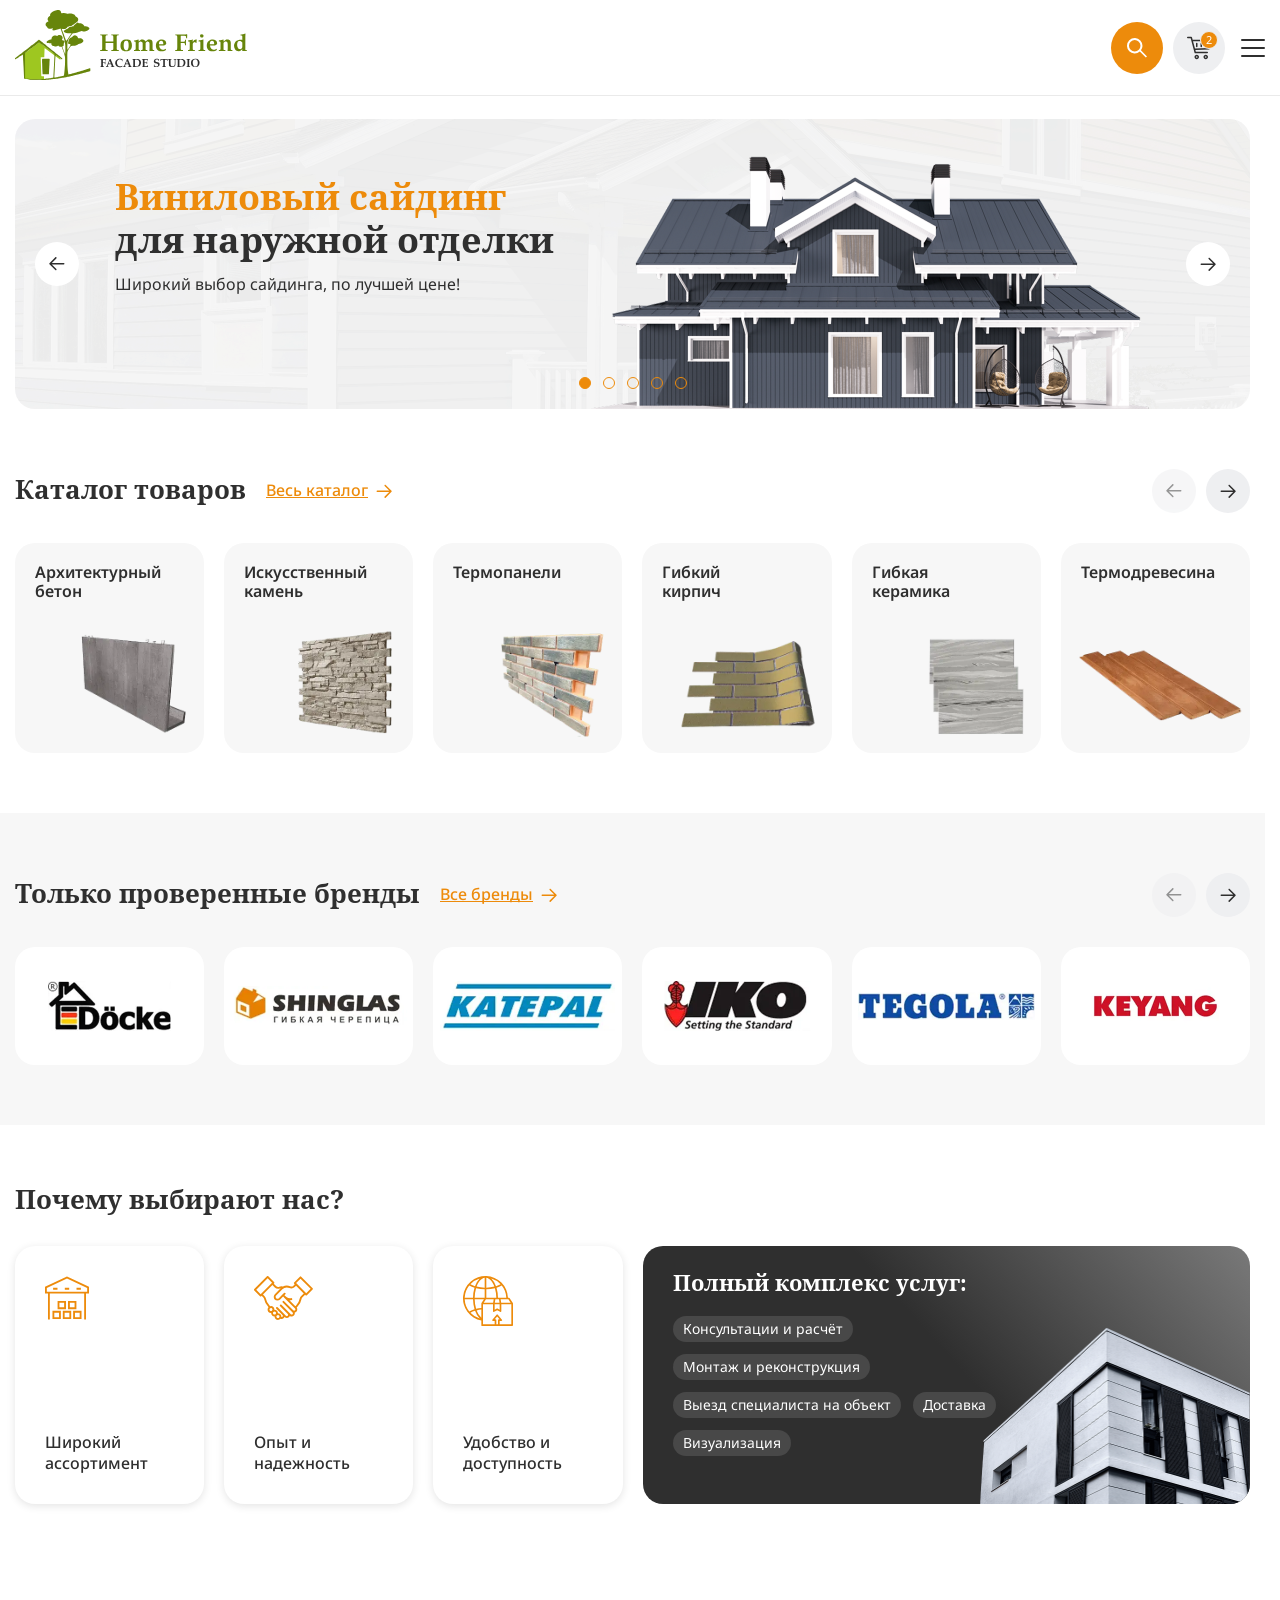
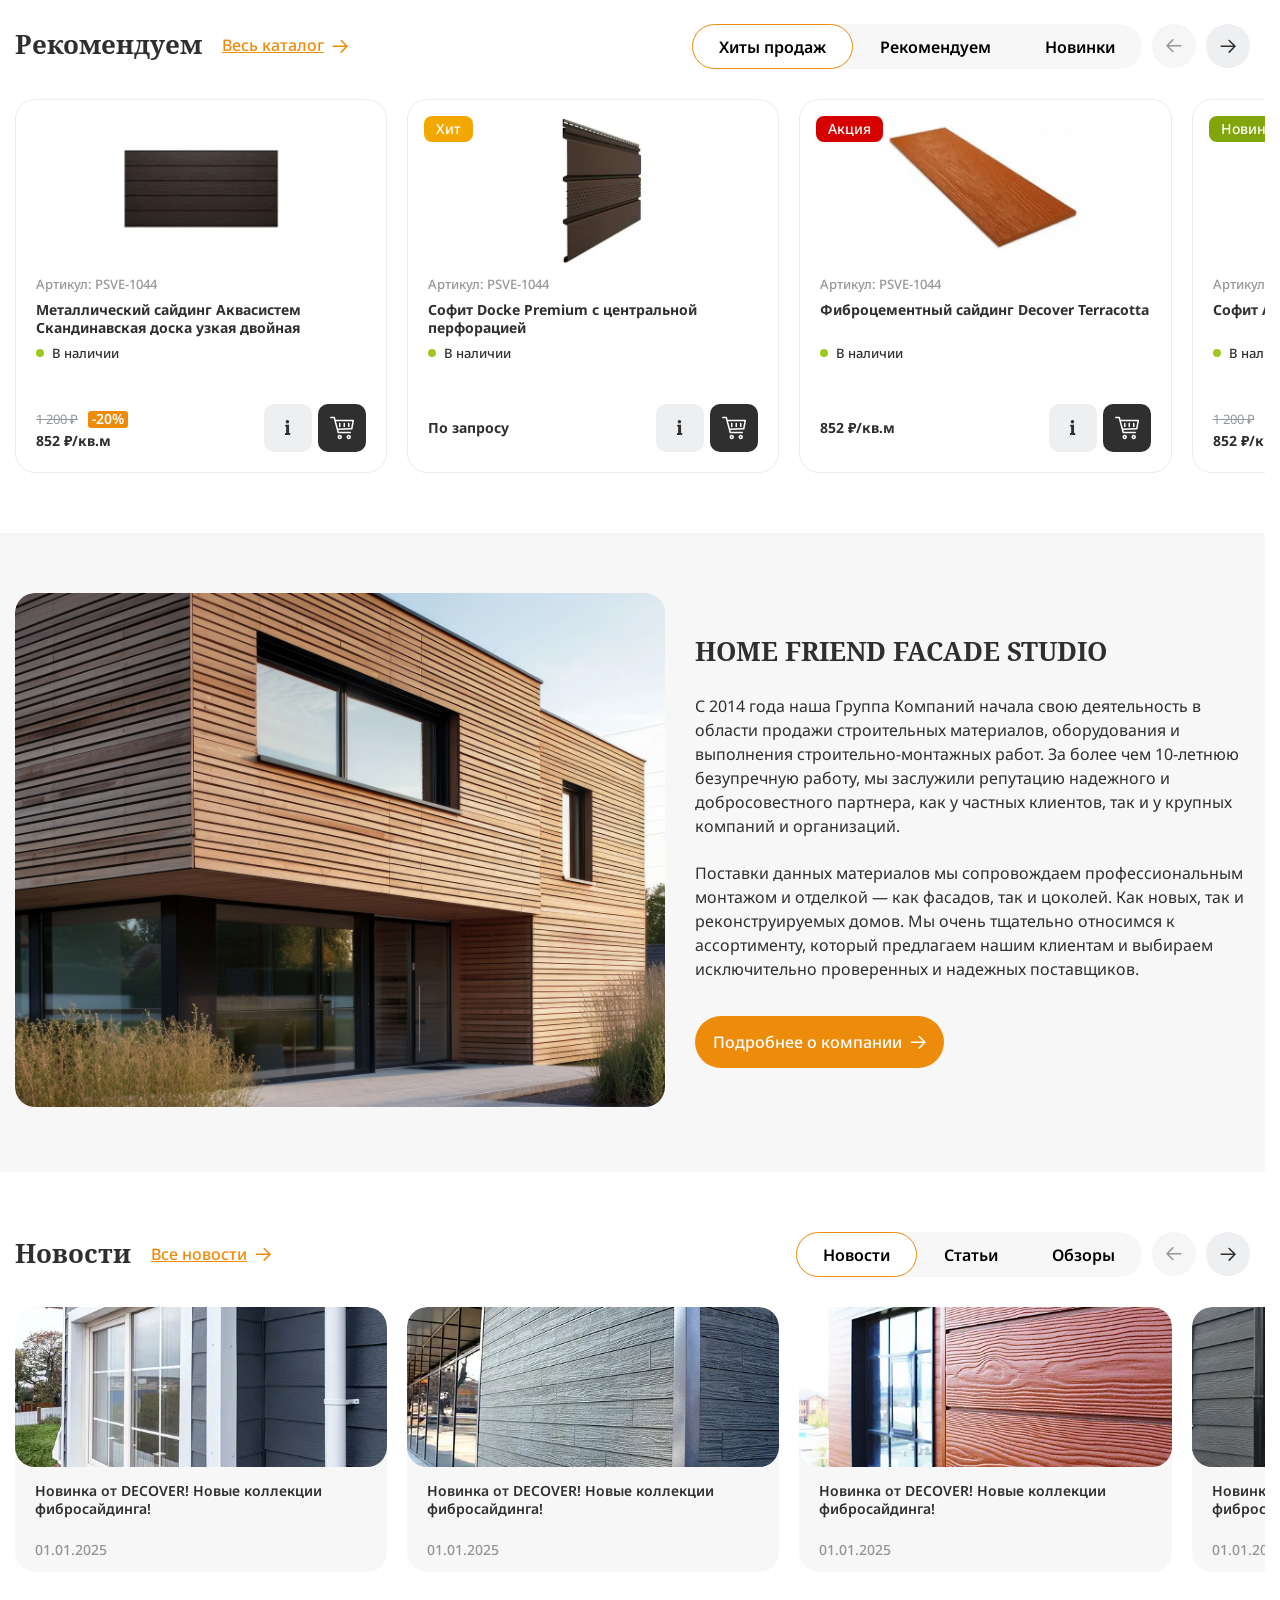
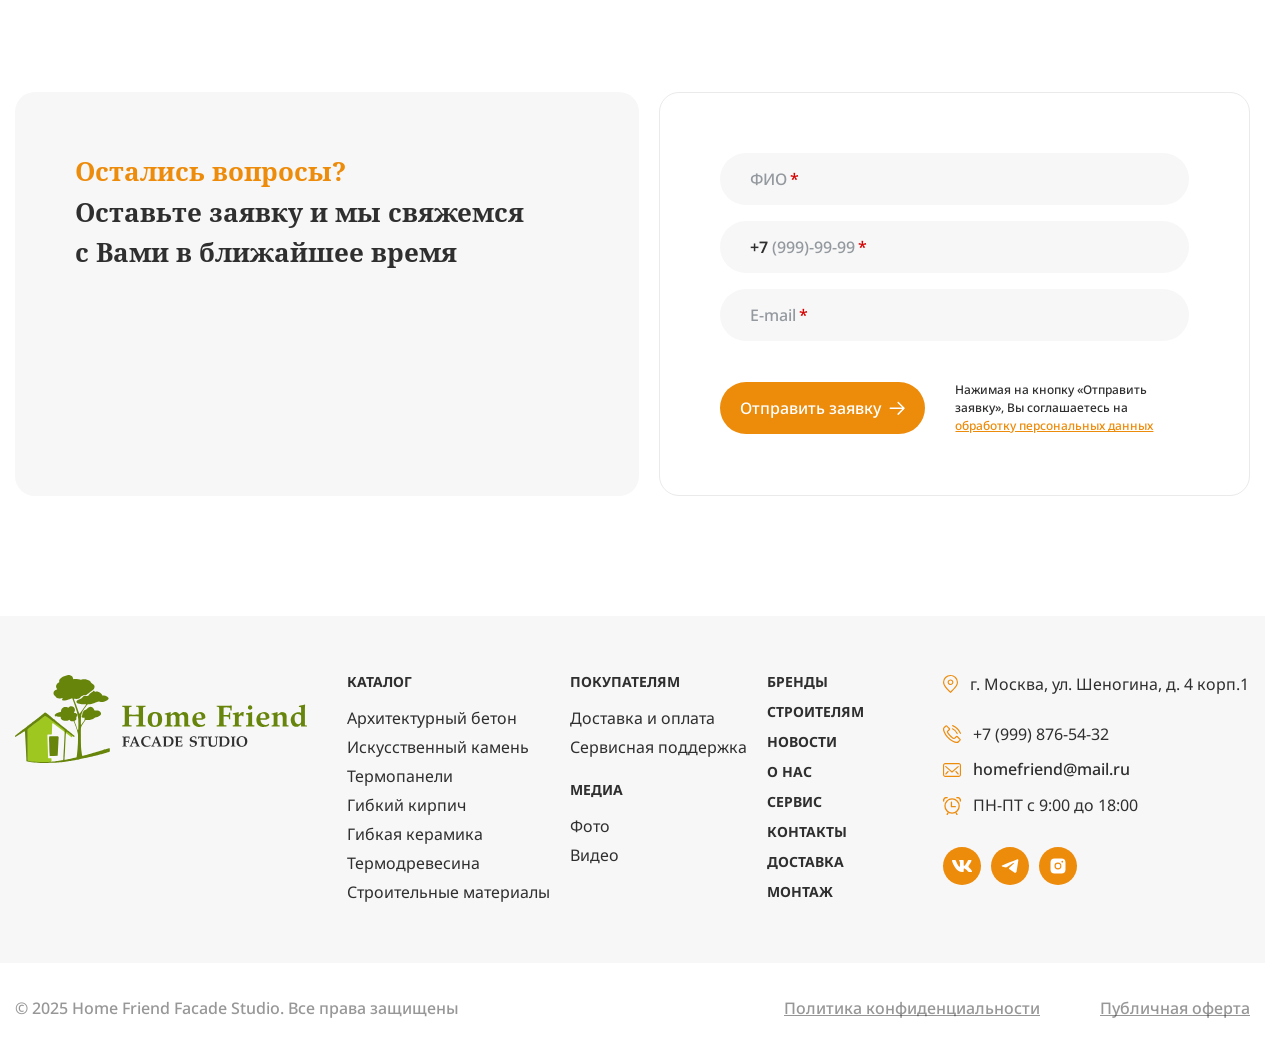
<file: index.html>
<!DOCTYPE html>
<html lang="ru">

	<head>
		<title>Главная страница</title>
		<meta charset="utf-8">
		<meta name="viewport" content="width=device-width, initial-scale=1.0">

		<link rel="stylesheet" href="css/swiper.min.css" />
		<link rel="stylesheet" href="css/hystmodal.min.css" />
		<link rel="stylesheet" href="css/fancybox.min.css" />
		<link rel="stylesheet" href="css/styles.css?v=1749688926278" />

		<link rel="shortcut icon" type="image/x-icon" href="/favicon.ico" />
		<link rel="icon" type="image/svg+xml" href="/favicon.svg">

	</head>

	<body class="preload mp">
		<div class="main-wrapper-outer">
			<header class="header">
				<div class="container">
					<div class="header__content">
						<a href="index.html" class="header__logo">
							<img src="img/logo-home-friend.svg" alt="">
						</a>
						<div class="header__menu">
							<div class="header__body">
								<div class="header__burger-menu">
									<div class="header__top">
										<div class="contacts">
											<div class="contact">
												<div class="contact__item">
													<svg aria-hidden="true" width="15" height="18">
														<use xlink:href="img/sprite.svg#location"></use>
													</svg>
													<span>г. Москва, ул. Шеногина, д. 4 корп.1</span>
												</div>
											</div>
											<div class="contact">
												<div class="contact__item">
													<svg aria-hidden="true" width="18" height="18">
														<use xlink:href="img/sprite.svg#clock"></use>
													</svg>
													<span>ПН-ПТ с 9:00 до 18:00</span>
												</div>
												<a href="mailto:homefriend@mail.ru" class="contact__item">
													<svg aria-hidden="true" width="18" height="14">
														<use xlink:href="img/sprite.svg#email"></use>
													</svg>
													<span>homefriend@mail.ru</span>
												</a>
												<a href="tel:79998765432" class="contact__item">
													<svg aria-hidden="true" width="18" height="18">
														<use xlink:href="img/sprite.svg#phone"></use>
													</svg>
													<span>+7 (999) 876-54-32</span>
												</a>
											</div>
										</div>
										<button type="button" data-hystmodal="#modalCallback" class="btn">Заказать звонок</button>
									</div>
									<div class="header__bottom">
										<div class="header__catalog header-catalog">
											<div class="header-catalog__button">
												<a href="catalog.html" class="btn btn_primary ">
													<div class="header-catalog__icon"><span></span></div>
													<span>Каталог</span>
												</a>
											</div>
											<div class="menu__button">
												<svg aria-hidden="true" width="16" height="9">
													<use xlink:href="img/sprite.svg#chevron2"></use>
												</svg>
											</div>
											<div class="header-catalog__submenu1 submenu1">
												<ul>
													<li>
														<a class="menu__sublink1" href="catalog-detail.html">
															<span>Архитектурный бетон</span>
														</a>
														<div class="menu__button2">
															<svg aria-hidden="true" width="16" height="9">
																<use xlink:href="img/sprite.svg#chevron2"></use>
															</svg>
														</div>
														<div class="menu__submenu2">
															<button type="button" class="menu__back">
																<svg aria-hidden="true" width="16" height="9">
																	<use xlink:href="img/sprite.svg#chevron2"></use>
																</svg>
																<span>Архитектурный бетон</span>
															</button>
															<ul>
																<li>
																	<a href="#" class="menu__sublink2">
																		<span>Для отделки фасадов</span>
																		<svg aria-hidden="true" width="16" height="9">
																			<use xlink:href="img/sprite.svg#chevron2"></use>
																		</svg>
																	</a>
																</li>
																<li>
																	<a href="#" class="menu__sublink2">
																		<span>Для отделки цоколей</span>
																		<svg aria-hidden="true" width="16" height="9">
																			<use xlink:href="img/sprite.svg#chevron2"></use>
																		</svg>
																	</a>
																</li>
															</ul>
														</div>
													</li>
													<li>
														<a class="menu__sublink1" href="catalog-detail.html">
															<span>Искусственный камень</span>
														</a>
														<div class="menu__button2">
															<svg aria-hidden="true" width="16" height="9">
																<use xlink:href="img/sprite.svg#chevron2"></use>
															</svg>
														</div>
														<div class="menu__submenu2">
															<button type="button" class="menu__back">
																<svg aria-hidden="true" width="16" height="9">
																	<use xlink:href="img/sprite.svg#chevron2"></use>
																</svg>
																<span>Архитектурный бетон</span>
															</button>
															<ul>
																<li>
																	<a href="#" class="menu__sublink2">
																		<span>Для отделки фасадов</span>
																		<svg aria-hidden="true" width="16" height="9">
																			<use xlink:href="img/sprite.svg#chevron2"></use>
																		</svg>
																	</a>
																</li>
																<li>
																	<a href="#" class="menu__sublink2">
																		<span>Для отделки цоколей</span>
																		<svg aria-hidden="true" width="16" height="9">
																			<use xlink:href="img/sprite.svg#chevron2"></use>
																		</svg>
																	</a>
																</li>
															</ul>
														</div>
													</li>
													<li>
														<a class="menu__sublink1" href="catalog-detail.html">
															<span>Термопанели</span>
														</a>
														<div class="menu__button2">
															<svg aria-hidden="true" width="16" height="9">
																<use xlink:href="img/sprite.svg#chevron2"></use>
															</svg>
														</div>
														<div class="menu__submenu2">
															<button type="button" class="menu__back">
																<svg aria-hidden="true" width="16" height="9">
																	<use xlink:href="img/sprite.svg#chevron2"></use>
																</svg>
																<span>Архитектурный бетон</span>
															</button>
															<ul>
																<li>
																	<a href="#" class="menu__sublink2">
																		<span>Для отделки фасадов</span>
																		<svg aria-hidden="true" width="16" height="9">
																			<use xlink:href="img/sprite.svg#chevron2"></use>
																		</svg>
																	</a>
																</li>
																<li>
																	<a href="#" class="menu__sublink2">
																		<span>Для отделки цоколей</span>
																		<svg aria-hidden="true" width="16" height="9">
																			<use xlink:href="img/sprite.svg#chevron2"></use>
																		</svg>
																	</a>
																</li>
															</ul>
														</div>
													</li>
													<li>
														<a class="menu__sublink1" href="catalog-detail.html">
															<span>Гибкий кирпич</span>
														</a>
														<div class="menu__button2">
															<svg aria-hidden="true" width="16" height="9">
																<use xlink:href="img/sprite.svg#chevron2"></use>
															</svg>
														</div>
														<div class="menu__submenu2">
															<button type="button" class="menu__back">
																<svg aria-hidden="true" width="16" height="9">
																	<use xlink:href="img/sprite.svg#chevron2"></use>
																</svg>
																<span>Архитектурный бетон</span>
															</button>
															<ul>
																<li>
																	<a href="#" class="menu__sublink2">
																		<span>Для отделки фасадов</span>
																		<svg aria-hidden="true" width="16" height="9">
																			<use xlink:href="img/sprite.svg#chevron2"></use>
																		</svg>
																	</a>
																</li>
																<li>
																	<a href="#" class="menu__sublink2">
																		<span>Для отделки цоколей</span>
																		<svg aria-hidden="true" width="16" height="9">
																			<use xlink:href="img/sprite.svg#chevron2"></use>
																		</svg>
																	</a>
																</li>
															</ul>
														</div>
													</li>
													<li>
														<a class="menu__sublink1" href="catalog-detail.html">
															<span>Гибкая керамика</span>
														</a>
														<div class="menu__button2">
															<svg aria-hidden="true" width="16" height="9">
																<use xlink:href="img/sprite.svg#chevron2"></use>
															</svg>
														</div>
														<div class="menu__submenu2">
															<button type="button" class="menu__back">
																<svg aria-hidden="true" width="16" height="9">
																	<use xlink:href="img/sprite.svg#chevron2"></use>
																</svg>
																<span>Архитектурный бетон</span>
															</button>
															<ul>
																<li>
																	<a href="#" class="menu__sublink2">
																		<span>Для отделки фасадов</span>
																		<svg aria-hidden="true" width="16" height="9">
																			<use xlink:href="img/sprite.svg#chevron2"></use>
																		</svg>
																	</a>
																</li>
																<li>
																	<a href="#" class="menu__sublink2">
																		<span>Для отделки цоколей</span>
																		<svg aria-hidden="true" width="16" height="9">
																			<use xlink:href="img/sprite.svg#chevron2"></use>
																		</svg>
																	</a>
																</li>
															</ul>
														</div>
													</li>
													<li>
														<a class="menu__sublink1" href="catalog-detail.html">
															<span>Термодревесина</span>
														</a>
														<div class="menu__button2">
															<svg aria-hidden="true" width="16" height="9">
																<use xlink:href="img/sprite.svg#chevron2"></use>
															</svg>
														</div>
														<div class="menu__submenu2">
															<button type="button" class="menu__back">
																<svg aria-hidden="true" width="16" height="9">
																	<use xlink:href="img/sprite.svg#chevron2"></use>
																</svg>
																<span>Архитектурный бетон</span>
															</button>
															<ul>
																<li>
																	<a href="#" class="menu__sublink2">
																		<span>Для отделки фасадов</span>
																		<svg aria-hidden="true" width="16" height="9">
																			<use xlink:href="img/sprite.svg#chevron2"></use>
																		</svg>
																	</a>
																</li>
																<li>
																	<a href="#" class="menu__sublink2">
																		<span>Для отделки цоколей</span>
																		<svg aria-hidden="true" width="16" height="9">
																			<use xlink:href="img/sprite.svg#chevron2"></use>
																		</svg>
																	</a>
																</li>
															</ul>
														</div>
													</li>
													<li>
														<a class="menu__sublink1" href="catalog-detail.html">
															<span>Строительные материалы</span>
														</a>
														<div class="menu__button2">
															<svg aria-hidden="true" width="16" height="9">
																<use xlink:href="img/sprite.svg#chevron2"></use>
															</svg>
														</div>
														<div class="menu__submenu2">
															<button type="button" class="menu__back">
																<svg aria-hidden="true" width="16" height="9">
																	<use xlink:href="img/sprite.svg#chevron2"></use>
																</svg>
																<span>Архитектурный бетон</span>
															</button>
															<ul>
																<li>
																	<a href="#" class="menu__sublink2">
																		<span>Для отделки фасадов</span>
																		<svg aria-hidden="true" width="16" height="9">
																			<use xlink:href="img/sprite.svg#chevron2"></use>
																		</svg>
																	</a>
																</li>
																<li>
																	<a href="#" class="menu__sublink2">
																		<span>Для отделки цоколей</span>
																		<svg aria-hidden="true" width="16" height="9">
																			<use xlink:href="img/sprite.svg#chevron2"></use>
																		</svg>
																	</a>
																</li>
															</ul>
														</div>
													</li>
												</ul>
											</div>
										</div>
										<ul class="menu__list">
											<li class="menu__item">
												<a class="menu__link" href="brands.html">
													<span>бренды</span>
													<svg aria-hidden="true" width="16" height="9">
														<use xlink:href="img/sprite.svg#chevron2"></use>
													</svg>
												</a>
											</li>
											<li class="menu__item">
												<a class="menu__link" href="customers.html">
													<span>покупателям</span>
													<svg aria-hidden="true" width="16" height="9">
														<use xlink:href="img/sprite.svg#chevron2"></use>
													</svg>
												</a>
											</li>
											<li class="menu__item">
												<a class="menu__link" href="media.html">медиа</a>
												<div class="menu__button">
													<svg aria-hidden="true" width="16" height="9">
														<use xlink:href="img/sprite.svg#chevron2"></use>
													</svg>
												</div>
												<div class="menu__submenu1 submenu1">
													<ul>
														<li>
															<a class="menu__sublink1" href="photo.html">
																<span>Фото</span>
																<svg aria-hidden="true" width="16" height="9">
																	<use xlink:href="img/sprite.svg#chevron2"></use>
																</svg>
															</a>
														</li>
														<li>
															<a class="menu__sublink1" href="video.html">
																<span> Видео</span>
																<svg aria-hidden="true" width="16" height="9">
																	<use xlink:href="img/sprite.svg#chevron2"></use>
																</svg>
															</a>
														</li>
													</ul>
												</div>
											</li>
											<li class="menu__item">
												<a class="menu__link" href="about.html">
													<span> О нас</span>
													<svg aria-hidden="true" width="16" height="9">
														<use xlink:href="img/sprite.svg#chevron2"></use>
													</svg>
												</a>
											</li>
											<li class="menu__item">
												<a class="menu__link" href="news.html">
													<span> новости</span>
													<svg aria-hidden="true" width="16" height="9">
														<use xlink:href="img/sprite.svg#chevron2"></use>
													</svg>
												</a>
											</li>
											<li class="menu__item">
												<a class="menu__link" href="service.html">
													<span>Сервис</span>
													<svg aria-hidden="true" width="16" height="9">
														<use xlink:href="img/sprite.svg#chevron2"></use>
													</svg>
												</a>
											</li>
											<li class="menu__item">
												<a class="menu__link" href="contacts.html">
													<span>контакты</span>
													<svg aria-hidden="true" width="16" height="9">
														<use xlink:href="img/sprite.svg#chevron2"></use>
													</svg>
												</a>
											</li>
											<li class="menu__item">
												<a class="menu__link" href="delivery.html">
													<span>доставка</span>
													<svg aria-hidden="true" width="16" height="9">
														<use xlink:href="img/sprite.svg#chevron2"></use>
													</svg>
												</a>
											</li>
											<li class="menu__item">
												<a class="menu__link" href="montage.html">
													<span>монтаж</span>
													<svg aria-hidden="true" width="16" height="9">
														<use xlink:href="img/sprite.svg#chevron2"></use>
													</svg>
												</a>
											</li>
										</ul>
									</div>
								</div>
							</div>
							<div class="search">
								<button class="btn btn_primary search__button" type="button">
									<svg aria-hidden="true" width="20" height="20">
										<use xlink:href="img/sprite.svg#search1"></use>
									</svg>
									<span class="v-h">Поиск</span>
								</button>
								<div class="search__inner">
									<form action="search.php">
										<input class="search__input" placeholder="Поиск" type="text">
										<button class="btn btn_primary btn_circle" type="submit">
											<svg aria-hidden="true" width="20" height="20">
												<use xlink:href="img/sprite.svg#search1"></use>
											</svg>
											<span class="v-h">Искать</span>
										</button>
									</form>
									<div class="search__dropdown">
										<!--
              <div class="search__nofound">
                Ничего не найдено
              </div>
              -->
										<ul class="search__results">
											<li>
												<a href="#">
													<img loading="lazy" src="img/products/product1.webp" alt="">
													<span>Искусственный камень</span>
												</a>
											</li>
											<li>
												<a href="#">
													<img loading="lazy" src="img/products/product1.webp" alt="">
													<span>Искусственный камень</span>
												</a>
											</li>
											<li>
												<a href="#">
													<img loading="lazy" src="img/products/product1.webp" alt="">
													<span>Искусственный камень</span>
												</a>
											</li>
											<li>
												<a href="#">
													<span>Искусственный камень</span>
												</a>
											</li>
											<li>
												<a href="#">
													<span>Искусственный камень</span>
												</a>
											</li>
										</ul>
									</div>
								</div>
							</div>
							<a class="header__cart btn" href="cart.html">
								<svg aria-hidden="true" width="24" height="24">
									<use xlink:href="img/sprite.svg#basket1"></use>
								</svg>
								<span class="v-h">Товаров в корзине:</span>
								<span class="btn__count">2</span>
							</a>
							<button type="button" class="menu__icon icon-menu">
								<span></span>
							</button>
						</div>
					</div>
				</div>
			</header>
			<main class="main">

				<section class="block-intro block1">
					<div class="container">
						<div data-swiper-wrapper="intro" class="block-intro__slider">
							<div data-swiper="intro" class="swiper swiper-intro">
								<div class="swiper-wrapper">
									<div class="swiper-slide">
										<img class="swiper-intro__pic" src="img/slider-bg1.webp" alt="">
										<div class="swiper-intro__content">
											<div class="swiper-intro__header">
												<div class="swiper-intro__title">
													<span>Виниловый сайдинг</span>
													для наружной отделки
												</div>
												<div class="swiper-intro__text">Широкий выбор сайдинга, по лучшей цене!
												</div>
											</div>
											<img class="swiper-intro__pic2" src="img/house1.webp" alt="">
										</div>
									</div>
									<div class="swiper-slide">
										<img class="swiper-intro__pic" src="img/slider-bg1.webp" alt="">
										<div class="swiper-intro__content">
											<div class="swiper-intro__header">
												<div class="swiper-intro__title">
													<span>Виниловый сайдинг</span>
													для наружной отделки
												</div>
												<div class="swiper-intro__text">Широкий выбор сайдинга, по лучшей цене!
												</div>
											</div>
											<img class="swiper-intro__pic2" src="img/house1.webp" alt="">
										</div>
									</div>
									<div class="swiper-slide">
										<img class="swiper-intro__pic" src="img/slider-bg1.webp" alt="">
										<div class="swiper-intro__content">
											<div class="swiper-intro__header">
												<div class="swiper-intro__title">
													<span>Виниловый сайдинг</span>
													для наружной отделки
												</div>
												<div class="swiper-intro__text">Широкий выбор сайдинга, по лучшей цене!
												</div>
											</div>
											<img class="swiper-intro__pic2" src="img/house1.webp" alt="">
										</div>
									</div>
									<div class="swiper-slide">
										<img class="swiper-intro__pic" src="img/slider-bg1.webp" alt="">
										<div class="swiper-intro__content">
											<div class="swiper-intro__header">
												<div class="swiper-intro__title">
													<span>Виниловый сайдинг</span>
													для наружной отделки
												</div>
												<div class="swiper-intro__text">Широкий выбор сайдинга, по лучшей цене!
												</div>
											</div>
											<img class="swiper-intro__pic2" src="img/house1.webp" alt="">
										</div>
									</div>
									<div class="swiper-slide">
										<img class="swiper-intro__pic" src="img/slider-bg1.webp" alt="">
										<div class="swiper-intro__content">
											<div class="swiper-intro__header">
												<div class="swiper-intro__title">
													<span>Виниловый сайдинг</span>
													для наружной отделки
												</div>
												<div class="swiper-intro__text">Широкий выбор сайдинга, по лучшей цене!
												</div>
											</div>
											<img class="swiper-intro__pic2" src="img/house1.webp" alt="">
										</div>
									</div>
								</div>
							</div>
							<div class="swiper-pagination"></div>
							<button class="swiper-nav swiper-nav_prev" type="button">
								<svg aria-hidden="true" width="18" height="14">
									<use xlink:href="img/sprite.svg#arrow1"></use>
								</svg>
								<span class="v-h">Назад</span>
							</button>
							<button class="swiper-nav swiper-nav_next" type="button">
								<svg aria-hidden="true" width="18" height="14">
									<use xlink:href="img/sprite.svg#arrow1"></use>
								</svg>
								<span class="v-h">Вперед</span>
							</button>
						</div>
					</div>
				</section>

				<section class="block1">
					<div data-swiper-wrapper="catalog" class="container">
						<div class="heading-complex">
							<div class="heading-complex__left">
								<h2 class="title2">Каталог товаров</h2>
								<a href="catalog.html" class="heading-complex__link">
									<span>Весь каталог</span>
									<svg aria-hidden="true" width="16" height="16">
										<use xlink:href="img/sprite.svg#arrow1"></use>
									</svg>
								</a>
							</div>
							<div class="swiper-navs">
								<button class="swiper-nav swiper-nav_prev" type="button">
									<svg aria-hidden="true" width="18" height="14">
										<use xlink:href="img/sprite.svg#arrow1"></use>
									</svg>
									<span class="v-h">Назад</span>
								</button>
								<button class="swiper-nav swiper-nav_next" type="button">
									<svg aria-hidden="true" width="18" height="14">
										<use xlink:href="img/sprite.svg#arrow1"></use>
									</svg>
									<span class="v-h">Вперед</span>
								</button>
							</div>
						</div>
						<div data-swiper="catalog" class="swiper swiper-catalog">
							<div class="swiper-wrapper">
								<div class="swiper-slide">
									<a href="catalog-detail.html" class="swiper-catalog__content">
										<div class="swiper-catalog__title">
											Архитектурный
											<br>
											бетон
										</div>
										<div class="swiper-catalog__pic">
											<img loading="lazy" src="img/catalog/catalog1.webp" alt="">
										</div>
									</a>
								</div>
								<div class="swiper-slide">
									<a href="catalog-detail.html" class="swiper-catalog__content">
										<div class="swiper-catalog__title">
											Искусственный
											<br>
											камень
										</div>
										<div class="swiper-catalog__pic">
											<img loading="lazy" src="img/catalog/catalog2.webp" alt="">
										</div>
									</a>
								</div>
								<div class="swiper-slide">
									<a href="catalog-detail.html" class="swiper-catalog__content">
										<div class="swiper-catalog__title">
											Термопанели
										</div>
										<div class="swiper-catalog__pic">
											<img loading="lazy" src="img/catalog/catalog3.webp" alt="">
										</div>
									</a>
								</div>
								<div class="swiper-slide">
									<a href="catalog-detail.html" class="swiper-catalog__content">
										<div class="swiper-catalog__title">
											Гибкий
											<br>
											кирпич
										</div>
										<div class="swiper-catalog__pic">
											<img loading="lazy" src="img/catalog/catalog4.webp" alt="">
										</div>
									</a>
								</div>
								<div class="swiper-slide">
									<a href="catalog-detail.html" class="swiper-catalog__content">
										<div class="swiper-catalog__title">
											Гибкая
											<br>
											керамика
										</div>
										<div class="swiper-catalog__pic">
											<img loading="lazy" src="img/catalog/catalog5.webp" alt="">
										</div>
									</a>
								</div>
								<div class="swiper-slide">
									<a href="catalog-detail.html" class="swiper-catalog__content">
										<div class="swiper-catalog__title">
											Термодревесина
										</div>
										<div class="swiper-catalog__pic">
											<img loading="lazy" src="img/catalog/catalog6.webp" alt="">
										</div>
									</a>
								</div>
								<div class="swiper-slide">
									<a href="catalog-detail.html" class="swiper-catalog__content">
										<div class="swiper-catalog__title">
											Гибкая
											<br>
											керамика
										</div>
										<div class="swiper-catalog__pic">
											<img loading="lazy" src="img/catalog/catalog5.webp" alt="">
										</div>
									</a>
								</div>
								<div class="swiper-slide">
									<a href="catalog-detail.html" class="swiper-catalog__content">
										<div class="swiper-catalog__title">
											Термодревесина
										</div>
										<div class="swiper-catalog__pic">
											<img loading="lazy" src="img/catalog/catalog6.webp" alt="">
										</div>
									</a>
								</div>
							</div>
						</div>
						<!--
					<div data-swiper="catalog" class="swiper swiper-catalog swiper-catalog2">
						<div class="swiper-wrapper">
							<div class="swiper-slide">
								<a href="catalog-detail.html" class="swiper-catalog__content">
									<div class="swiper-catalog__title">
										Архитектурный
										<br>
										бетон
									</div>
									<div class="swiper-catalog__pic">
										<img loading="lazy" src="img/catalog/catalog7.webp" alt="">
									</div>
								</a>
							</div>
							<div class="swiper-slide">
								<a href="catalog-detail.html" class="swiper-catalog__content">
									<div class="swiper-catalog__title">
										Искусственный
										<br>
										камень
									</div>
									<div class="swiper-catalog__pic">
										<img loading="lazy" src="img/catalog/catalog8.webp" alt="">
									</div>
								</a>
							</div>
							<div class="swiper-slide">
								<a href="catalog-detail.html" class="swiper-catalog__content">
									<div class="swiper-catalog__title">
										Термопанели
									</div>
									<div class="swiper-catalog__pic">
										<img loading="lazy" src="img/catalog/catalog9.webp" alt="">
									</div>
								</a>
							</div>
							<div class="swiper-slide">
								<a href="catalog-detail.html" class="swiper-catalog__content">
									<div class="swiper-catalog__title">
										Гибкий
										<br>
										кирпич
									</div>
									<div class="swiper-catalog__pic">
										<img loading="lazy" src="img/catalog/catalog10.webp" alt="">
									</div>
								</a>
							</div>
							<div class="swiper-slide">
								<a href="catalog-detail.html" class="swiper-catalog__content">
									<div class="swiper-catalog__title">
										Гибкая
										<br>
										керамика
									</div>
									<div class="swiper-catalog__pic">
										<img loading="lazy" src="img/catalog/catalog11.webp" alt="">
									</div>
								</a>
							</div>
							<div class="swiper-slide">
								<a href="catalog-detail.html" class="swiper-catalog__content">
									<div class="swiper-catalog__title">
										Термодревесина
									</div>
									<div class="swiper-catalog__pic">
										<img loading="lazy" src="img/catalog/catalog12.webp" alt="">
									</div>
								</a>
							</div>
						</div>
					</div>
					-->
					</div>
				</section>

				<section class="block-main-brands block1">
					<div data-swiper-wrapper="brands" class="container">
						<div class="heading-complex">
							<div class="heading-complex__left">
								<h2 class="title2">Только проверенные бренды</h2>
								<a href="brands.html" class="heading-complex__link">
									<span>Все бренды</span>
									<svg aria-hidden="true" width="16" height="16">
										<use xlink:href="img/sprite.svg#arrow1"></use>
									</svg>
								</a>
							</div>
							<div class="swiper-navs">
								<button class="swiper-nav swiper-nav_prev" type="button">
									<svg aria-hidden="true" width="18" height="14">
										<use xlink:href="img/sprite.svg#arrow1"></use>
									</svg>
									<span class="v-h">Назад</span>
								</button>
								<button class="swiper-nav swiper-nav_next" type="button">
									<svg aria-hidden="true" width="18" height="14">
										<use xlink:href="img/sprite.svg#arrow1"></use>
									</svg>
									<span class="v-h">Вперед</span>
								</button>
							</div>
						</div>
						<div data-swiper="brands" class="swiper swiper-brands">
							<div class="swiper-wrapper">
								<div class="swiper-slide">
									<a href="brand.html" class="card-brands">
										<img loading="lazy" src="img/brands/brands1.webp" alt="">
									</a>
								</div>
								<div class="swiper-slide">
									<a href="brand.html" class="card-brands">
										<img loading="lazy" src="img/brands/brands2.webp" alt="">
									</a>
								</div>
								<div class="swiper-slide">
									<a href="brand.html" class="card-brands">
										<img loading="lazy" src="img/brands/brands3.webp" alt="">
									</a>
								</div>
								<div class="swiper-slide">
									<a href="brand.html" class="card-brands">
										<img loading="lazy" src="img/brands/brands4.webp" alt="">
									</a>
								</div>
								<div class="swiper-slide">
									<a href="brand.html" class="card-brands">
										<img loading="lazy" src="img/brands/brands5.webp" alt="">
									</a>
								</div>
								<div class="swiper-slide">
									<a href="brand.html" class="card-brands">
										<img loading="lazy" src="img/brands/brands6.webp" alt="">
									</a>
								</div>
								<div class="swiper-slide">
									<a href="brand.html" class="card-brands">
										<img loading="lazy" src="img/brands/brands6.webp" alt="">
									</a>
								</div>
							</div>
						</div>
					</div>
				</section>

				<section class="block-why-choose block2">
					<div class="container">
						<div class="heading-complex">
							<div class="heading-complex__left">
								<h2 class="title2">Почему выбирают нас?</h2>
							</div>
						</div>
						<div class="block-why-choose__content">
							<div class="block-why-choose__left">
								<div class="block-why-choose__column">
									<div class="block-why-choose__icon icon1">
										<svg aria-hidden="true" width="44" height="44">
											<use xlink:href="img/sprite.svg#icon1"></use>
										</svg>
									</div>
									<span>
										Широкий
										<br>
										ассортимент
									</span>
								</div>
								<div class="block-why-choose__column">
									<div class="block-why-choose__icon icon2">
										<svg aria-hidden="true" width="59" height="44">
											<use xlink:href="img/sprite.svg#icon2"></use>
										</svg>
									</div>
									<span>
										Опыт<br>
										и надежность
									</span>
								</div>
								<div class="block-why-choose__column">
									<div class="block-why-choose__icon icon3">
										<svg aria-hidden="true" width="50" height="50">
											<use xlink:href="img/sprite.svg#icon3"></use>
										</svg>
									</div>
									<span>
										Удобство<br>
										и доступность
									</span>
								</div>
							</div>
							<div class="block-why-choose__right">
								<div class="block-why-choose__item">
									<div class="block-why-choose__title">Полный комплекс услуг:</div>
									<div class="block-why-choose__tags">
										<a href="#" class="block-why-choose__tag">
											Консультации и расчёт
										</a>
										<a href="#" class="block-why-choose__tag">
											Монтаж и реконструкция
										</a>
										<a href="#" class="block-why-choose__tag">
											Выезд специалиста на объект
										</a>
										<a href="#" class="block-why-choose__tag">
											Доставка
										</a>
										<a href="#" class="block-why-choose__tag">
											Визуализация
										</a>
									</div>
								</div>
								<div class="block-why-choose__pic">
									<img loading="lazy" src="img/house2.webp" alt="">
								</div>
							</div>
						</div>
					</div>
				</section>

				<section class="block-recommended block1 block-tabs">
					<div data-swiper-wrapper="recommended" class="container">
						<div class="heading-complex">
							<div class="heading-complex__left">
								<h2 class="title2">Рекомендуем</h2>
								<a href="catalog.html" class="heading-complex__link">
									<span>Весь каталог</span>
									<svg aria-hidden="true" width="16" height="16">
										<use xlink:href="img/sprite.svg#arrow1"></use>
									</svg>
								</a>
							</div>
							<div class="heading-complex__center">
								<nav class="heading-complex__nav">
									<button data-id="1" type="button" class="heading-complex__title _tab-active">Хиты
										продаж</button>
									<button data-id="2" type="button" class="heading-complex__title">Рекомендуем</button>
									<button data-id="3" type="button" class="heading-complex__title">Новинки</button>
								</nav>
							</div>
							<div class="swiper-navs">
								<button class="swiper-nav swiper-nav_prev" type="button">
									<svg aria-hidden="true" width="18" height="14">
										<use xlink:href="img/sprite.svg#arrow1"></use>
									</svg>
									<span class="v-h">Назад</span>
								</button>
								<button class="swiper-nav swiper-nav_next" type="button">
									<svg aria-hidden="true" width="18" height="14">
										<use xlink:href="img/sprite.svg#arrow1"></use>
									</svg>
									<span class="v-h">Вперед</span>
								</button>
							</div>
						</div>
						<div class="tabs">
							<div class="tabs__content">
								<div data-id="1" class="tabs__body _tab-active">
									<div data-swiper="recommended" class="swiper swiper-recommended">
										<div class="swiper-wrapper">
											<div class="swiper-slide">
												<div class="card-product">
													<div class="card-product__image">
														<img loading="lazy" src="img/products/product1.webp" alt="">
													</div>
													<div class="card-product__item">
														<a href="product-card.html" class="card-product__top">
															<div class="card-product__article">
																Артикул: PSVE-1044
															</div>
															<div class="card-product__title">
																Металлический сайдинг Аквасистем Скандинавская доска узкая
																двойная
															</div>
															<div class="card-product__stock">
																В наличии
															</div>
														</a>
														<div class="card-product__bottom">
															<div class="card-product__prices">
																<div class="card-product__old-price">
																	<s>
																		1 200 ₽
																	</s>
																	<div class="card-product__sale">
																		-20%
																	</div>
																</div>
																<div class="card-product__price">
																	852 ₽/кв.м
																</div>
															</div>
															<div class="card-product__descr">
																<div class="card-product__characteristics characteristics-products">
																	<button type="button" class="characteristics-products__button">
																		<svg aria-hidden="true" width="6" height="15">
																			<use xlink:href="img/sprite.svg#i"></use>
																		</svg>
																	</button>
																	<div class="characteristics-products__body">
																		<div class="characteristics-products__speech-bubble">
																			<div class="characteristics-products__title">
																				Характеристики</div>
																			<ul>
																				<li>
																					<div class="characteristics-products__name">
																						Торговая марка:
																					</div>
																					<div class="characteristics-products__value">
																						Aquasystem
																					</div>
																				</li>
																				<li>
																					<div class="characteristics-products__name">
																						Профиль:
																					</div>
																					<div class="characteristics-products__value">
																						Скандинавская доска
																					</div>
																				</li>
																				<li>
																					<div class="characteristics-products__name">
																						Покрытие:
																					</div>
																					<div class="characteristics-products__value">
																						Матовый полиэстер
																					</div>
																				</li>
																				<li>
																					<div class="characteristics-products__name">
																						Длина:
																					</div>
																					<div class="characteristics-products__value">
																						3 м
																					</div>
																				</li>
																				<li>
																					<div class="characteristics-products__name">
																						Площадь листа, м2:
																					</div>
																					<div class="characteristics-products__value">
																						0.615
																					</div>
																				</li>
																				<li>
																					<div class="characteristics-products__name">
																						Ширина, мм:
																					</div>
																					<div class="characteristics-products__value">
																						230
																					</div>
																				</li>
																			</ul>
																		</div>
																	</div>
																</div>
																<button type="button" class="card-product__cart">
																	<svg aria-hidden="true" width="24" height="24">
																		<use xlink:href="img/sprite.svg#basket1"></use>
																	</svg>
																</button>
															</div>
														</div>
													</div>
												</div>
											</div>
											<div class="swiper-slide">
												<div class="card-product">
													<div class="card-product__image">
														<img loading="lazy" src="img/products/product2.webp" alt="">
														<div class="card-product__tags">
															<div class="card-product__tag yellow">
																Хит
															</div>
														</div>
													</div>
													<div class="card-product__item">
														<a href="product-card.html" class="card-product__top">
															<div class="card-product__article">
																Артикул: PSVE-1044
															</div>
															<div class="card-product__title">
																Софит Docke Premium с центральной перфорацией
															</div>
															<div class="card-product__stock">
																В наличии
															</div>
														</a>
														<div class="card-product__bottom">
															<div class="card-product__prices">
																<div class="card-product__price">
																	По запросу
																</div>
															</div>
															<div class="card-product__descr">
																<div class="card-product__characteristics characteristics-products">
																	<button type="button" class="characteristics-products__button">
																		<svg aria-hidden="true" width="6" height="15">
																			<use xlink:href="img/sprite.svg#i"></use>
																		</svg>
																	</button>
																	<div class="characteristics-products__body">
																		<div class="characteristics-products__speech-bubble">
																			<div class="characteristics-products__title">
																				Характеристики</div>
																			<ul>
																				<li>
																					<div class="characteristics-products__name">
																						Торговая марка:
																					</div>
																					<div class="characteristics-products__value">
																						Aquasystem
																					</div>
																				</li>
																				<li>
																					<div class="characteristics-products__name">
																						Профиль:
																					</div>
																					<div class="characteristics-products__value">
																						Скандинавская доска
																					</div>
																				</li>
																				<li>
																					<div class="characteristics-products__name">
																						Покрытие:
																					</div>
																					<div class="characteristics-products__value">
																						Матовый полиэстер
																					</div>
																				</li>
																				<li>
																					<div class="characteristics-products__name">
																						Длина:
																					</div>
																					<div class="characteristics-products__value">
																						3 м
																					</div>
																				</li>
																				<li>
																					<div class="characteristics-products__name">
																						Площадь листа, м2:
																					</div>
																					<div class="characteristics-products__value">
																						0.615
																					</div>
																				</li>
																				<li>
																					<div class="characteristics-products__name">
																						Ширина, мм:
																					</div>
																					<div class="characteristics-products__value">
																						230
																					</div>
																				</li>
																			</ul>
																		</div>
																	</div>
																</div>
																<button type="button" class="card-product__cart">
																	<svg aria-hidden="true" width="24" height="24">
																		<use xlink:href="img/sprite.svg#basket1"></use>
																	</svg>
																</button>
															</div>
														</div>
													</div>
												</div>
											</div>
											<div class="swiper-slide">
												<div class="card-product">
													<div class="card-product__image">
														<img loading="lazy" src="img/products/product3.webp" alt="">
														<div class="card-product__tags">
															<div class="card-product__tag red">
																Акция
															</div>
														</div>
													</div>
													<div class="card-product__item">
														<a href="product-card.html" class="card-product__top">
															<div class="card-product__article">
																Артикул: PSVE-1044
															</div>
															<div class="card-product__title">
																Фиброцементный сайдинг Decover Terracotta
															</div>
															<div class="card-product__stock">
																В наличии
															</div>
														</a>
														<div class="card-product__bottom">
															<div class="card-product__prices">
																<div class="card-product__price">
																	852 ₽/кв.м
																</div>
															</div>
															<div class="card-product__descr">
																<div class="card-product__characteristics characteristics-products">
																	<button type="button" class="characteristics-products__button">
																		<svg aria-hidden="true" width="6" height="15">
																			<use xlink:href="img/sprite.svg#i"></use>
																		</svg>
																	</button>
																	<div class="characteristics-products__body">
																		<div class="characteristics-products__speech-bubble">
																			<div class="characteristics-products__title">
																				Характеристики</div>
																			<ul>
																				<li>
																					<div class="characteristics-products__name">
																						Торговая марка:
																					</div>
																					<div class="characteristics-products__value">
																						Aquasystem
																					</div>
																				</li>
																				<li>
																					<div class="characteristics-products__name">
																						Профиль:
																					</div>
																					<div class="characteristics-products__value">
																						Скандинавская доска
																					</div>
																				</li>
																				<li>
																					<div class="characteristics-products__name">
																						Покрытие:
																					</div>
																					<div class="characteristics-products__value">
																						Матовый полиэстер
																					</div>
																				</li>
																				<li>
																					<div class="characteristics-products__name">
																						Длина:
																					</div>
																					<div class="characteristics-products__value">
																						3 м
																					</div>
																				</li>
																				<li>
																					<div class="characteristics-products__name">
																						Площадь листа, м2:
																					</div>
																					<div class="characteristics-products__value">
																						0.615
																					</div>
																				</li>
																				<li>
																					<div class="characteristics-products__name">
																						Ширина, мм:
																					</div>
																					<div class="characteristics-products__value">
																						230
																					</div>
																				</li>
																			</ul>
																		</div>
																	</div>
																</div>
																<button type="button" class="card-product__cart">
																	<svg aria-hidden="true" width="24" height="24">
																		<use xlink:href="img/sprite.svg#basket1"></use>
																	</svg>
																</button>
															</div>
														</div>
													</div>
												</div>
											</div>
											<div class="swiper-slide">
												<div class="card-product">
													<div class="card-product__image">
														<img loading="lazy" src="img/products/product4.webp" alt="">
														<div class="card-product__tags">
															<div class="card-product__tag green">
																Новинка
															</div>
														</div>
													</div>
													<div class="card-product__item">
														<a href="product-card.html" class="card-product__top">
															<div class="card-product__article">
																Артикул: PSVE-1044
															</div>
															<div class="card-product__title">
																Софит Аквасистем перфорированный Медь
															</div>
															<div class="card-product__stock">
																В наличии
															</div>
														</a>
														<div class="card-product__bottom">
															<div class="card-product__prices">
																<div class="card-product__old-price">
																	<s>
																		1 200 ₽
																	</s>
																	<div class="card-product__sale">
																		-20%
																	</div>
																</div>
																<div class="card-product__price">
																	852 ₽/кв.м
																</div>
															</div>
															<div class="card-product__descr">
																<div class="card-product__characteristics characteristics-products">
																	<button type="button" class="characteristics-products__button">
																		<svg aria-hidden="true" width="6" height="15">
																			<use xlink:href="img/sprite.svg#i"></use>
																		</svg>
																	</button>
																	<div class="characteristics-products__body">
																		<div class="characteristics-products__speech-bubble">
																			<div class="characteristics-products__title">
																				Характеристики</div>
																			<ul>
																				<li>
																					<div class="characteristics-products__name">
																						Торговая марка:
																					</div>
																					<div class="characteristics-products__value">
																						Aquasystem
																					</div>
																				</li>
																				<li>
																					<div class="characteristics-products__name">
																						Профиль:
																					</div>
																					<div class="characteristics-products__value">
																						Скандинавская доска
																					</div>
																				</li>
																				<li>
																					<div class="characteristics-products__name">
																						Покрытие:
																					</div>
																					<div class="characteristics-products__value">
																						Матовый полиэстер
																					</div>
																				</li>
																				<li>
																					<div class="characteristics-products__name">
																						Длина:
																					</div>
																					<div class="characteristics-products__value">
																						3 м
																					</div>
																				</li>
																				<li>
																					<div class="characteristics-products__name">
																						Площадь листа, м2:
																					</div>
																					<div class="characteristics-products__value">
																						0.615
																					</div>
																				</li>
																				<li>
																					<div class="characteristics-products__name">
																						Ширина, мм:
																					</div>
																					<div class="characteristics-products__value">
																						230
																					</div>
																				</li>
																			</ul>
																		</div>
																	</div>
																</div>
																<button type="button" class="card-product__cart">
																	<svg aria-hidden="true" width="24" height="24">
																		<use xlink:href="img/sprite.svg#basket1"></use>
																	</svg>
																</button>
															</div>
														</div>
													</div>
												</div>
											</div>
											<div class="swiper-slide">
												<div class="card-product">
													<div class="card-product__image">
														<img loading="lazy" src="img/products/product4.webp" alt="">
														<div class="card-product__tags">
															<div class="card-product__tag">
																Хит
															</div>
															<div class="card-product__tag green">
																Новинка
															</div>
														</div>
													</div>
													<div class="card-product__item">
														<a href="product-card.html" class="card-product__top">
															<div class="card-product__article">
																Артикул: PSVE-1044
															</div>
															<div class="card-product__title">
																Софит Аквасистем перфорированный Медь
															</div>
															<div class="card-product__stock">
																В наличии
															</div>
														</a>
														<div class="card-product__bottom">
															<div class="card-product__prices">
																<div class="card-product__old-price">
																	<s>
																		1 200 ₽
																	</s>
																	<div class="card-product__sale">
																		-20%
																	</div>
																</div>
																<div class="card-product__price">
																	852 ₽/кв.м
																</div>
															</div>
															<div class="card-product__descr">
																<div class="card-product__characteristics characteristics-products">
																	<button type="button" class="characteristics-products__button">
																		<svg aria-hidden="true" width="6" height="15">
																			<use xlink:href="img/sprite.svg#i"></use>
																		</svg>
																	</button>
																	<div class="characteristics-products__body">
																		<div class="characteristics-products__speech-bubble">
																			<div class="characteristics-products__title">
																				Характеристики</div>
																			<ul>
																				<li>
																					<div class="characteristics-products__name">
																						Торговая марка:
																					</div>
																					<div class="characteristics-products__value">
																						Aquasystem
																					</div>
																				</li>
																				<li>
																					<div class="characteristics-products__name">
																						Профиль:
																					</div>
																					<div class="characteristics-products__value">
																						Скандинавская доска
																					</div>
																				</li>
																				<li>
																					<div class="characteristics-products__name">
																						Покрытие:
																					</div>
																					<div class="characteristics-products__value">
																						Матовый полиэстер
																					</div>
																				</li>
																				<li>
																					<div class="characteristics-products__name">
																						Длина:
																					</div>
																					<div class="characteristics-products__value">
																						3 м
																					</div>
																				</li>
																				<li>
																					<div class="characteristics-products__name">
																						Площадь листа, м2:
																					</div>
																					<div class="characteristics-products__value">
																						0.615
																					</div>
																				</li>
																				<li>
																					<div class="characteristics-products__name">
																						Ширина, мм:
																					</div>
																					<div class="characteristics-products__value">
																						230
																					</div>
																				</li>
																			</ul>
																		</div>
																	</div>
																</div>
																<button type="button" class="card-product__cart">
																	<svg aria-hidden="true" width="24" height="24">
																		<use xlink:href="img/sprite.svg#basket1"></use>
																	</svg>
																</button>
															</div>
														</div>
													</div>
												</div>
											</div>
											<div class="swiper-slide">
												<div class="card-product">
													<div class="card-product__image">
														<img loading="lazy" src="img/products/product4.webp" alt="">
														<div class="card-product__tags">
															<div class="card-product__tag">
																Хит
															</div>
															<div class="card-product__tag green">
																Новинка
															</div>
														</div>
													</div>
													<div class="card-product__item">
														<a href="product-card.html" class="card-product__top">
															<div class="card-product__article">
																Артикул: PSVE-1044
															</div>
															<div class="card-product__title">
																Софит Аквасистем перфорированный Медь
															</div>
															<div class="card-product__stock">
																В наличии
															</div>
														</a>
														<div class="card-product__bottom">
															<div class="card-product__prices">
																<div class="card-product__old-price">
																	<s>
																		1 200 ₽
																	</s>
																	<div class="card-product__sale">
																		-20%
																	</div>
																</div>
																<div class="card-product__price">
																	852 ₽/кв.м
																</div>
															</div>
															<div class="card-product__descr">
																<div class="card-product__characteristics characteristics-products">
																	<button type="button" class="characteristics-products__button">
																		<svg aria-hidden="true" width="6" height="15">
																			<use xlink:href="img/sprite.svg#i"></use>
																		</svg>
																	</button>
																	<div class="characteristics-products__body">
																		<div class="characteristics-products__speech-bubble">
																			<div class="characteristics-products__title">
																				Характеристики</div>
																			<ul>
																				<li>
																					<div class="characteristics-products__name">
																						Торговая марка:
																					</div>
																					<div class="characteristics-products__value">
																						Aquasystem
																					</div>
																				</li>
																				<li>
																					<div class="characteristics-products__name">
																						Профиль:
																					</div>
																					<div class="characteristics-products__value">
																						Скандинавская доска
																					</div>
																				</li>
																				<li>
																					<div class="characteristics-products__name">
																						Покрытие:
																					</div>
																					<div class="characteristics-products__value">
																						Матовый полиэстер
																					</div>
																				</li>
																				<li>
																					<div class="characteristics-products__name">
																						Длина:
																					</div>
																					<div class="characteristics-products__value">
																						3 м
																					</div>
																				</li>
																				<li>
																					<div class="characteristics-products__name">
																						Площадь листа, м2:
																					</div>
																					<div class="characteristics-products__value">
																						0.615
																					</div>
																				</li>
																				<li>
																					<div class="characteristics-products__name">
																						Ширина, мм:
																					</div>
																					<div class="characteristics-products__value">
																						230
																					</div>
																				</li>
																			</ul>
																		</div>
																	</div>
																</div>
																<button type="button" class="card-product__cart">
																	<svg aria-hidden="true" width="24" height="24">
																		<use xlink:href="img/sprite.svg#basket1"></use>
																	</svg>
																</button>
															</div>
														</div>
													</div>
												</div>
											</div>
										</div>
									</div>
								</div>
								<div data-id="2" class="tabs__body">
									<div data-swiper="recommended" class="swiper swiper-recommended">
										<div class="swiper-wrapper">
											<div class="swiper-slide">
												<div class="card-product">
													<div class="card-product__image">
														<img loading="lazy" src="img/products/product2.webp" alt="">
													</div>
													<div class="card-product__item">
														<a href="product-card.html" class="card-product__top">
															<div class="card-product__article">
																Артикул: PSVE-1044
															</div>
															<div class="card-product__title">
																Металлический сайдинг Аквасистем Скандинавская доска узкая
																двойная
															</div>
															<div class="card-product__stock">
																В наличии
															</div>
														</a>
														<div class="card-product__bottom">
															<div class="card-product__prices">
																<div class="card-product__old-price">
																	<s>
																		1 200 ₽
																	</s>
																	<div class="card-product__sale">
																		-20%
																	</div>
																</div>
																<div class="card-product__price">
																	852 ₽/кв.м
																</div>
															</div>
															<div class="card-product__descr">
																<div class="card-product__characteristics characteristics-products">
																	<button type="button" class="characteristics-products__button">
																		<svg aria-hidden="true" width="6" height="15">
																			<use xlink:href="img/sprite.svg#i"></use>
																		</svg>
																	</button>
																	<div class="characteristics-products__body">
																		<div class="characteristics-products__speech-bubble">
																			<div class="characteristics-products__title">
																				Характеристики</div>
																			<ul>
																				<li>
																					<div class="characteristics-products__name">
																						Торговая марка:
																					</div>
																					<div class="characteristics-products__value">
																						Aquasystem
																					</div>
																				</li>
																				<li>
																					<div class="characteristics-products__name">
																						Профиль:
																					</div>
																					<div class="characteristics-products__value">
																						Скандинавская доска
																					</div>
																				</li>
																				<li>
																					<div class="characteristics-products__name">
																						Покрытие:
																					</div>
																					<div class="characteristics-products__value">
																						Матовый полиэстер
																					</div>
																				</li>
																				<li>
																					<div class="characteristics-products__name">
																						Длина:
																					</div>
																					<div class="characteristics-products__value">
																						3 м
																					</div>
																				</li>
																				<li>
																					<div class="characteristics-products__name">
																						Площадь листа, м2:
																					</div>
																					<div class="characteristics-products__value">
																						0.615
																					</div>
																				</li>
																				<li>
																					<div class="characteristics-products__name">
																						Ширина, мм:
																					</div>
																					<div class="characteristics-products__value">
																						230
																					</div>
																				</li>
																			</ul>
																		</div>
																	</div>
																</div>
																<button type="button" class="card-product__cart">
																	<svg aria-hidden="true" width="24" height="24">
																		<use xlink:href="img/sprite.svg#basket1"></use>
																	</svg>
																</button>
															</div>
														</div>
													</div>
												</div>
											</div>
											<div class="swiper-slide">
												<div class="card-product">
													<div class="card-product__image">
														<img loading="lazy" src="img/products/product2.webp" alt="">
														<div class="card-product__tags">
															<div class="card-product__tag yellow">
																Хит
															</div>
														</div>
													</div>
													<div class="card-product__item">
														<a href="product-card.html" class="card-product__top">
															<div class="card-product__article">
																Артикул: PSVE-1044
															</div>
															<div class="card-product__title">
																Софит Docke Premium с центральной перфорацией
															</div>
															<div class="card-product__stock">
																В наличии
															</div>
														</a>
														<div class="card-product__bottom">
															<div class="card-product__prices">
																<div class="card-product__price">
																	По запросу
																</div>
															</div>
															<div class="card-product__descr">
																<div class="card-product__characteristics characteristics-products">
																	<button type="button" class="characteristics-products__button">
																		<svg aria-hidden="true" width="6" height="15">
																			<use xlink:href="img/sprite.svg#i"></use>
																		</svg>
																	</button>
																	<div class="characteristics-products__body">
																		<div class="characteristics-products__speech-bubble">
																			<div class="characteristics-products__title">
																				Характеристики</div>
																			<ul>
																				<li>
																					<div class="characteristics-products__name">
																						Торговая марка:
																					</div>
																					<div class="characteristics-products__value">
																						Aquasystem
																					</div>
																				</li>
																				<li>
																					<div class="characteristics-products__name">
																						Профиль:
																					</div>
																					<div class="characteristics-products__value">
																						Скандинавская доска
																					</div>
																				</li>
																				<li>
																					<div class="characteristics-products__name">
																						Покрытие:
																					</div>
																					<div class="characteristics-products__value">
																						Матовый полиэстер
																					</div>
																				</li>
																				<li>
																					<div class="characteristics-products__name">
																						Длина:
																					</div>
																					<div class="characteristics-products__value">
																						3 м
																					</div>
																				</li>
																				<li>
																					<div class="characteristics-products__name">
																						Площадь листа, м2:
																					</div>
																					<div class="characteristics-products__value">
																						0.615
																					</div>
																				</li>
																				<li>
																					<div class="characteristics-products__name">
																						Ширина, мм:
																					</div>
																					<div class="characteristics-products__value">
																						230
																					</div>
																				</li>
																			</ul>
																		</div>
																	</div>
																</div>
																<button type="button" class="card-product__cart">
																	<svg aria-hidden="true" width="24" height="24">
																		<use xlink:href="img/sprite.svg#basket1"></use>
																	</svg>
																</button>
															</div>
														</div>
													</div>
												</div>
											</div>
											<div class="swiper-slide">
												<div class="card-product">
													<div class="card-product__image">
														<img loading="lazy" src="img/products/product3.webp" alt="">
														<div class="card-product__tags">
															<div class="card-product__tag red">
																Акция
															</div>
														</div>
													</div>
													<div class="card-product__item">
														<a href="product-card.html" class="card-product__top">
															<div class="card-product__article">
																Артикул: PSVE-1044
															</div>
															<div class="card-product__title">
																Фиброцементный сайдинг Decover Terracotta
															</div>
															<div class="card-product__stock">
																В наличии
															</div>
														</a>
														<div class="card-product__bottom">
															<div class="card-product__prices">
																<div class="card-product__price">
																	852 ₽/кв.м
																</div>
															</div>
															<div class="card-product__descr">
																<div class="card-product__characteristics characteristics-products">
																	<button type="button" class="characteristics-products__button">
																		<svg aria-hidden="true" width="6" height="15">
																			<use xlink:href="img/sprite.svg#i"></use>
																		</svg>
																	</button>
																	<div class="characteristics-products__body">
																		<div class="characteristics-products__speech-bubble">
																			<div class="characteristics-products__title">
																				Характеристики</div>
																			<ul>
																				<li>
																					<div class="characteristics-products__name">
																						Торговая марка:
																					</div>
																					<div class="characteristics-products__value">
																						Aquasystem
																					</div>
																				</li>
																				<li>
																					<div class="characteristics-products__name">
																						Профиль:
																					</div>
																					<div class="characteristics-products__value">
																						Скандинавская доска
																					</div>
																				</li>
																				<li>
																					<div class="characteristics-products__name">
																						Покрытие:
																					</div>
																					<div class="characteristics-products__value">
																						Матовый полиэстер
																					</div>
																				</li>
																				<li>
																					<div class="characteristics-products__name">
																						Длина:
																					</div>
																					<div class="characteristics-products__value">
																						3 м
																					</div>
																				</li>
																				<li>
																					<div class="characteristics-products__name">
																						Площадь листа, м2:
																					</div>
																					<div class="characteristics-products__value">
																						0.615
																					</div>
																				</li>
																				<li>
																					<div class="characteristics-products__name">
																						Ширина, мм:
																					</div>
																					<div class="characteristics-products__value">
																						230
																					</div>
																				</li>
																			</ul>
																		</div>
																	</div>
																</div>
																<button type="button" class="card-product__cart">
																	<svg aria-hidden="true" width="24" height="24">
																		<use xlink:href="img/sprite.svg#basket1"></use>
																	</svg>
																</button>
															</div>
														</div>
													</div>
												</div>
											</div>
											<div class="swiper-slide">
												<div class="card-product">
													<div class="card-product__image">
														<img loading="lazy" src="img/products/product4.webp" alt="">
														<div class="card-product__tags">
															<div class="card-product__tag green">
																Новинка
															</div>
														</div>
													</div>
													<div class="card-product__item">
														<a href="product-card.html" class="card-product__top">
															<div class="card-product__article">
																Артикул: PSVE-1044
															</div>
															<div class="card-product__title">
																Софит Аквасистем перфорированный Медь
															</div>
															<div class="card-product__stock">
																В наличии
															</div>
														</a>
														<div class="card-product__bottom">
															<div class="card-product__prices">
																<div class="card-product__old-price">
																	<s>
																		1 200 ₽
																	</s>
																	<div class="card-product__sale">
																		-20%
																	</div>
																</div>
																<div class="card-product__price">
																	852 ₽/кв.м
																</div>
															</div>
															<div class="card-product__descr">
																<div class="card-product__characteristics characteristics-products">
																	<button type="button" class="characteristics-products__button">
																		<svg aria-hidden="true" width="6" height="15">
																			<use xlink:href="img/sprite.svg#i"></use>
																		</svg>
																	</button>
																	<div class="characteristics-products__body">
																		<div class="characteristics-products__speech-bubble">
																			<div class="characteristics-products__title">
																				Характеристики</div>
																			<ul>
																				<li>
																					<div class="characteristics-products__name">
																						Торговая марка:
																					</div>
																					<div class="characteristics-products__value">
																						Aquasystem
																					</div>
																				</li>
																				<li>
																					<div class="characteristics-products__name">
																						Профиль:
																					</div>
																					<div class="characteristics-products__value">
																						Скандинавская доска
																					</div>
																				</li>
																				<li>
																					<div class="characteristics-products__name">
																						Покрытие:
																					</div>
																					<div class="characteristics-products__value">
																						Матовый полиэстер
																					</div>
																				</li>
																				<li>
																					<div class="characteristics-products__name">
																						Длина:
																					</div>
																					<div class="characteristics-products__value">
																						3 м
																					</div>
																				</li>
																				<li>
																					<div class="characteristics-products__name">
																						Площадь листа, м2:
																					</div>
																					<div class="characteristics-products__value">
																						0.615
																					</div>
																				</li>
																				<li>
																					<div class="characteristics-products__name">
																						Ширина, мм:
																					</div>
																					<div class="characteristics-products__value">
																						230
																					</div>
																				</li>
																			</ul>
																		</div>
																	</div>
																</div>
																<button type="button" class="card-product__cart">
																	<svg aria-hidden="true" width="24" height="24">
																		<use xlink:href="img/sprite.svg#basket1"></use>
																	</svg>
																</button>
															</div>
														</div>
													</div>
												</div>
											</div>
											<div class="swiper-slide">
												<div class="card-product">
													<div class="card-product__image">
														<img loading="lazy" src="img/products/product4.webp" alt="">
														<div class="card-product__tags">
															<div class="card-product__tag">
																Хит
															</div>
															<div class="card-product__tag green">
																Новинка
															</div>
														</div>
													</div>
													<div class="card-product__item">
														<a href="product-card.html" class="card-product__top">
															<div class="card-product__article">
																Артикул: PSVE-1044
															</div>
															<div class="card-product__title">
																Софит Аквасистем перфорированный Медь
															</div>
															<div class="card-product__stock">
																В наличии
															</div>
														</a>
														<div class="card-product__bottom">
															<div class="card-product__prices">
																<div class="card-product__old-price">
																	<s>
																		1 200 ₽
																	</s>
																	<div class="card-product__sale">
																		-20%
																	</div>
																</div>
																<div class="card-product__price">
																	852 ₽/кв.м
																</div>
															</div>
															<div class="card-product__descr">
																<div class="card-product__characteristics characteristics-products">
																	<button type="button" class="characteristics-products__button">
																		<svg aria-hidden="true" width="6" height="15">
																			<use xlink:href="img/sprite.svg#i"></use>
																		</svg>
																	</button>
																	<div class="characteristics-products__body">
																		<div class="characteristics-products__speech-bubble">
																			<div class="characteristics-products__title">
																				Характеристики</div>
																			<ul>
																				<li>
																					<div class="characteristics-products__name">
																						Торговая марка:
																					</div>
																					<div class="characteristics-products__value">
																						Aquasystem
																					</div>
																				</li>
																				<li>
																					<div class="characteristics-products__name">
																						Профиль:
																					</div>
																					<div class="characteristics-products__value">
																						Скандинавская доска
																					</div>
																				</li>
																				<li>
																					<div class="characteristics-products__name">
																						Покрытие:
																					</div>
																					<div class="characteristics-products__value">
																						Матовый полиэстер
																					</div>
																				</li>
																				<li>
																					<div class="characteristics-products__name">
																						Длина:
																					</div>
																					<div class="characteristics-products__value">
																						3 м
																					</div>
																				</li>
																				<li>
																					<div class="characteristics-products__name">
																						Площадь листа, м2:
																					</div>
																					<div class="characteristics-products__value">
																						0.615
																					</div>
																				</li>
																				<li>
																					<div class="characteristics-products__name">
																						Ширина, мм:
																					</div>
																					<div class="characteristics-products__value">
																						230
																					</div>
																				</li>
																			</ul>
																		</div>
																	</div>
																</div>
																<button type="button" class="card-product__cart">
																	<svg aria-hidden="true" width="24" height="24">
																		<use xlink:href="img/sprite.svg#basket1"></use>
																	</svg>
																</button>
															</div>
														</div>
													</div>
												</div>
											</div>
											<div class="swiper-slide">
												<div class="card-product">
													<div class="card-product__image">
														<img loading="lazy" src="img/products/product4.webp" alt="">
														<div class="card-product__tags">
															<div class="card-product__tag">
																Хит
															</div>
															<div class="card-product__tag green">
																Новинка
															</div>
														</div>
													</div>
													<div class="card-product__item">
														<a href="product-card.html" class="card-product__top">
															<div class="card-product__article">
																Артикул: PSVE-1044
															</div>
															<div class="card-product__title">
																Софит Аквасистем перфорированный Медь
															</div>
															<div class="card-product__stock">
																В наличии
															</div>
														</a>
														<div class="card-product__bottom">
															<div class="card-product__prices">
																<div class="card-product__old-price">
																	<s>
																		1 200 ₽
																	</s>
																	<div class="card-product__sale">
																		-20%
																	</div>
																</div>
																<div class="card-product__price">
																	852 ₽/кв.м
																</div>
															</div>
															<div class="card-product__descr">
																<div class="card-product__characteristics characteristics-products">
																	<button type="button" class="characteristics-products__button">
																		<svg aria-hidden="true" width="6" height="15">
																			<use xlink:href="img/sprite.svg#i"></use>
																		</svg>
																	</button>
																	<div class="characteristics-products__body">
																		<div class="characteristics-products__speech-bubble">
																			<div class="characteristics-products__title">
																				Характеристики</div>
																			<ul>
																				<li>
																					<div class="characteristics-products__name">
																						Торговая марка:
																					</div>
																					<div class="characteristics-products__value">
																						Aquasystem
																					</div>
																				</li>
																				<li>
																					<div class="characteristics-products__name">
																						Профиль:
																					</div>
																					<div class="characteristics-products__value">
																						Скандинавская доска
																					</div>
																				</li>
																				<li>
																					<div class="characteristics-products__name">
																						Покрытие:
																					</div>
																					<div class="characteristics-products__value">
																						Матовый полиэстер
																					</div>
																				</li>
																				<li>
																					<div class="characteristics-products__name">
																						Длина:
																					</div>
																					<div class="characteristics-products__value">
																						3 м
																					</div>
																				</li>
																				<li>
																					<div class="characteristics-products__name">
																						Площадь листа, м2:
																					</div>
																					<div class="characteristics-products__value">
																						0.615
																					</div>
																				</li>
																				<li>
																					<div class="characteristics-products__name">
																						Ширина, мм:
																					</div>
																					<div class="characteristics-products__value">
																						230
																					</div>
																				</li>
																			</ul>
																		</div>
																	</div>
																</div>
																<button type="button" class="card-product__cart">
																	<svg aria-hidden="true" width="24" height="24">
																		<use xlink:href="img/sprite.svg#basket1"></use>
																	</svg>
																</button>
															</div>
														</div>
													</div>
												</div>
											</div>
										</div>
									</div>
								</div>
								<div data-id="3" class="tabs__body">
									<div data-swiper="recommended" class="swiper swiper-recommended">
										<div class="swiper-wrapper">
											<div class="swiper-slide">
												<div class="card-product">
													<div class="card-product__image">
														<img loading="lazy" src="img/products/product3.webp" alt="">
													</div>
													<div class="card-product__item">
														<a href="product-card.html" class="card-product__top">
															<div class="card-product__article">
																Артикул: PSVE-1044
															</div>
															<div class="card-product__title">
																Металлический сайдинг Аквасистем Скандинавская доска узкая
																двойная
															</div>
															<div class="card-product__stock">
																В наличии
															</div>
														</a>
														<div class="card-product__bottom">
															<div class="card-product__prices">
																<div class="card-product__old-price">
																	<s>
																		1 200 ₽
																	</s>
																	<div class="card-product__sale">
																		-20%
																	</div>
																</div>
																<div class="card-product__price">
																	852 ₽/кв.м
																</div>
															</div>
															<div class="card-product__descr">
																<div class="card-product__characteristics characteristics-products">
																	<button type="button" class="characteristics-products__button">
																		<svg aria-hidden="true" width="6" height="15">
																			<use xlink:href="img/sprite.svg#i"></use>
																		</svg>
																	</button>
																	<div class="characteristics-products__body">
																		<div class="characteristics-products__speech-bubble">
																			<div class="characteristics-products__title">
																				Характеристики</div>
																			<ul>
																				<li>
																					<div class="characteristics-products__name">
																						Торговая марка:
																					</div>
																					<div class="characteristics-products__value">
																						Aquasystem
																					</div>
																				</li>
																				<li>
																					<div class="characteristics-products__name">
																						Профиль:
																					</div>
																					<div class="characteristics-products__value">
																						Скандинавская доска
																					</div>
																				</li>
																				<li>
																					<div class="characteristics-products__name">
																						Покрытие:
																					</div>
																					<div class="characteristics-products__value">
																						Матовый полиэстер
																					</div>
																				</li>
																				<li>
																					<div class="characteristics-products__name">
																						Длина:
																					</div>
																					<div class="characteristics-products__value">
																						3 м
																					</div>
																				</li>
																				<li>
																					<div class="characteristics-products__name">
																						Площадь листа, м2:
																					</div>
																					<div class="characteristics-products__value">
																						0.615
																					</div>
																				</li>
																				<li>
																					<div class="characteristics-products__name">
																						Ширина, мм:
																					</div>
																					<div class="characteristics-products__value">
																						230
																					</div>
																				</li>
																			</ul>
																		</div>
																	</div>
																</div>
																<button type="button" class="card-product__cart">
																	<svg aria-hidden="true" width="24" height="24">
																		<use xlink:href="img/sprite.svg#basket1"></use>
																	</svg>
																</button>
															</div>
														</div>
													</div>
												</div>
											</div>
											<div class="swiper-slide">
												<div class="card-product">
													<div class="card-product__image">
														<img loading="lazy" src="img/products/product2.webp" alt="">
														<div class="card-product__tags">
															<div class="card-product__tag yellow">
																Хит
															</div>
														</div>
													</div>
													<div class="card-product__item">
														<a href="product-card.html" class="card-product__top">
															<div class="card-product__article">
																Артикул: PSVE-1044
															</div>
															<div class="card-product__title">
																Софит Docke Premium с центральной перфорацией
															</div>
															<div class="card-product__stock">
																В наличии
															</div>
														</a>
														<div class="card-product__bottom">
															<div class="card-product__prices">
																<div class="card-product__price">
																	По запросу
																</div>
															</div>
															<div class="card-product__descr">
																<div class="card-product__characteristics characteristics-products">
																	<button type="button" class="characteristics-products__button">
																		<svg aria-hidden="true" width="6" height="15">
																			<use xlink:href="img/sprite.svg#i"></use>
																		</svg>
																	</button>
																	<div class="characteristics-products__body">
																		<div class="characteristics-products__speech-bubble">
																			<div class="characteristics-products__title">
																				Характеристики</div>
																			<ul>
																				<li>
																					<div class="characteristics-products__name">
																						Торговая марка:
																					</div>
																					<div class="characteristics-products__value">
																						Aquasystem
																					</div>
																				</li>
																				<li>
																					<div class="characteristics-products__name">
																						Профиль:
																					</div>
																					<div class="characteristics-products__value">
																						Скандинавская доска
																					</div>
																				</li>
																				<li>
																					<div class="characteristics-products__name">
																						Покрытие:
																					</div>
																					<div class="characteristics-products__value">
																						Матовый полиэстер
																					</div>
																				</li>
																				<li>
																					<div class="characteristics-products__name">
																						Длина:
																					</div>
																					<div class="characteristics-products__value">
																						3 м
																					</div>
																				</li>
																				<li>
																					<div class="characteristics-products__name">
																						Площадь листа, м2:
																					</div>
																					<div class="characteristics-products__value">
																						0.615
																					</div>
																				</li>
																				<li>
																					<div class="characteristics-products__name">
																						Ширина, мм:
																					</div>
																					<div class="characteristics-products__value">
																						230
																					</div>
																				</li>
																			</ul>
																		</div>
																	</div>
																</div>
																<button type="button" class="card-product__cart">
																	<svg aria-hidden="true" width="24" height="24">
																		<use xlink:href="img/sprite.svg#basket1"></use>
																	</svg>
																</button>
															</div>
														</div>
													</div>
												</div>
											</div>
											<div class="swiper-slide">
												<div class="card-product">
													<div class="card-product__image">
														<img loading="lazy" src="img/products/product3.webp" alt="">
														<div class="card-product__tags">
															<div class="card-product__tag red">
																Акция
															</div>
														</div>
													</div>
													<div class="card-product__item">
														<a href="product-card.html" class="card-product__top">
															<div class="card-product__article">
																Артикул: PSVE-1044
															</div>
															<div class="card-product__title">
																Фиброцементный сайдинг Decover Terracotta
															</div>
															<div class="card-product__stock">
																В наличии
															</div>
														</a>
														<div class="card-product__bottom">
															<div class="card-product__prices">
																<div class="card-product__price">
																	852 ₽/кв.м
																</div>
															</div>
															<div class="card-product__descr">
																<div class="card-product__characteristics characteristics-products">
																	<button type="button" class="characteristics-products__button">
																		<svg aria-hidden="true" width="6" height="15">
																			<use xlink:href="img/sprite.svg#i"></use>
																		</svg>
																	</button>
																	<div class="characteristics-products__body">
																		<div class="characteristics-products__speech-bubble">
																			<div class="characteristics-products__title">
																				Характеристики</div>
																			<ul>
																				<li>
																					<div class="characteristics-products__name">
																						Торговая марка:
																					</div>
																					<div class="characteristics-products__value">
																						Aquasystem
																					</div>
																				</li>
																				<li>
																					<div class="characteristics-products__name">
																						Профиль:
																					</div>
																					<div class="characteristics-products__value">
																						Скандинавская доска
																					</div>
																				</li>
																				<li>
																					<div class="characteristics-products__name">
																						Покрытие:
																					</div>
																					<div class="characteristics-products__value">
																						Матовый полиэстер
																					</div>
																				</li>
																				<li>
																					<div class="characteristics-products__name">
																						Длина:
																					</div>
																					<div class="characteristics-products__value">
																						3 м
																					</div>
																				</li>
																				<li>
																					<div class="characteristics-products__name">
																						Площадь листа, м2:
																					</div>
																					<div class="characteristics-products__value">
																						0.615
																					</div>
																				</li>
																				<li>
																					<div class="characteristics-products__name">
																						Ширина, мм:
																					</div>
																					<div class="characteristics-products__value">
																						230
																					</div>
																				</li>
																			</ul>
																		</div>
																	</div>
																</div>
																<button type="button" class="card-product__cart">
																	<svg aria-hidden="true" width="24" height="24">
																		<use xlink:href="img/sprite.svg#basket1"></use>
																	</svg>
																</button>
															</div>
														</div>
													</div>
												</div>
											</div>
											<div class="swiper-slide">
												<div class="card-product">
													<div class="card-product__image">
														<img loading="lazy" src="img/products/product4.webp" alt="">
														<div class="card-product__tags">
															<div class="card-product__tag green">
																Новинка
															</div>
														</div>
													</div>
													<div class="card-product__item">
														<a href="product-card.html" class="card-product__top">
															<div class="card-product__article">
																Артикул: PSVE-1044
															</div>
															<div class="card-product__title">
																Софит Аквасистем перфорированный Медь
															</div>
															<div class="card-product__stock">
																В наличии
															</div>
														</a>
														<div class="card-product__bottom">
															<div class="card-product__prices">
																<div class="card-product__old-price">
																	<s>
																		1 200 ₽
																	</s>
																	<div class="card-product__sale">
																		-20%
																	</div>
																</div>
																<div class="card-product__price">
																	852 ₽/кв.м
																</div>
															</div>
															<div class="card-product__descr">
																<div class="card-product__characteristics characteristics-products">
																	<button type="button" class="characteristics-products__button">
																		<svg aria-hidden="true" width="6" height="15">
																			<use xlink:href="img/sprite.svg#i"></use>
																		</svg>
																	</button>
																	<div class="characteristics-products__body">
																		<div class="characteristics-products__speech-bubble">
																			<div class="characteristics-products__title">
																				Характеристики</div>
																			<ul>
																				<li>
																					<div class="characteristics-products__name">
																						Торговая марка:
																					</div>
																					<div class="characteristics-products__value">
																						Aquasystem
																					</div>
																				</li>
																				<li>
																					<div class="characteristics-products__name">
																						Профиль:
																					</div>
																					<div class="characteristics-products__value">
																						Скандинавская доска
																					</div>
																				</li>
																				<li>
																					<div class="characteristics-products__name">
																						Покрытие:
																					</div>
																					<div class="characteristics-products__value">
																						Матовый полиэстер
																					</div>
																				</li>
																				<li>
																					<div class="characteristics-products__name">
																						Длина:
																					</div>
																					<div class="characteristics-products__value">
																						3 м
																					</div>
																				</li>
																				<li>
																					<div class="characteristics-products__name">
																						Площадь листа, м2:
																					</div>
																					<div class="characteristics-products__value">
																						0.615
																					</div>
																				</li>
																				<li>
																					<div class="characteristics-products__name">
																						Ширина, мм:
																					</div>
																					<div class="characteristics-products__value">
																						230
																					</div>
																				</li>
																			</ul>
																		</div>
																	</div>
																</div>
																<button type="button" class="card-product__cart">
																	<svg aria-hidden="true" width="24" height="24">
																		<use xlink:href="img/sprite.svg#basket1"></use>
																	</svg>
																</button>
															</div>
														</div>
													</div>
												</div>
											</div>
											<div class="swiper-slide">
												<div class="card-product">
													<div class="card-product__image">
														<img loading="lazy" src="img/products/product4.webp" alt="">
														<div class="card-product__tags">
															<div class="card-product__tag">
																Хит
															</div>
															<div class="card-product__tag green">
																Новинка
															</div>
														</div>
													</div>
													<div class="card-product__item">
														<a href="product-card.html" class="card-product__top">
															<div class="card-product__article">
																Артикул: PSVE-1044
															</div>
															<div class="card-product__title">
																Софит Аквасистем перфорированный Медь
															</div>
															<div class="card-product__stock">
																В наличии
															</div>
														</a>
														<div class="card-product__bottom">
															<div class="card-product__prices">
																<div class="card-product__old-price">
																	<s>
																		1 200 ₽
																	</s>
																	<div class="card-product__sale">
																		-20%
																	</div>
																</div>
																<div class="card-product__price">
																	852 ₽/кв.м
																</div>
															</div>
															<div class="card-product__descr">
																<div class="card-product__characteristics characteristics-products">
																	<button type="button" class="characteristics-products__button">
																		<svg aria-hidden="true" width="6" height="15">
																			<use xlink:href="img/sprite.svg#i"></use>
																		</svg>
																	</button>
																	<div class="characteristics-products__body">
																		<div class="characteristics-products__speech-bubble">
																			<div class="characteristics-products__title">
																				Характеристики</div>
																			<ul>
																				<li>
																					<div class="characteristics-products__name">
																						Торговая марка:
																					</div>
																					<div class="characteristics-products__value">
																						Aquasystem
																					</div>
																				</li>
																				<li>
																					<div class="characteristics-products__name">
																						Профиль:
																					</div>
																					<div class="characteristics-products__value">
																						Скандинавская доска
																					</div>
																				</li>
																				<li>
																					<div class="characteristics-products__name">
																						Покрытие:
																					</div>
																					<div class="characteristics-products__value">
																						Матовый полиэстер
																					</div>
																				</li>
																				<li>
																					<div class="characteristics-products__name">
																						Длина:
																					</div>
																					<div class="characteristics-products__value">
																						3 м
																					</div>
																				</li>
																				<li>
																					<div class="characteristics-products__name">
																						Площадь листа, м2:
																					</div>
																					<div class="characteristics-products__value">
																						0.615
																					</div>
																				</li>
																				<li>
																					<div class="characteristics-products__name">
																						Ширина, мм:
																					</div>
																					<div class="characteristics-products__value">
																						230
																					</div>
																				</li>
																			</ul>
																		</div>
																	</div>
																</div>
																<button type="button" class="card-product__cart">
																	<svg aria-hidden="true" width="24" height="24">
																		<use xlink:href="img/sprite.svg#basket1"></use>
																	</svg>
																</button>
															</div>
														</div>
													</div>
												</div>
											</div>
											<div class="swiper-slide">
												<div class="card-product">
													<div class="card-product__image">
														<img loading="lazy" src="img/products/product4.webp" alt="">
														<div class="card-product__tags">
															<div class="card-product__tag">
																Хит
															</div>
															<div class="card-product__tag green">
																Новинка
															</div>
														</div>
													</div>
													<div class="card-product__item">
														<a href="product-card.html" class="card-product__top">
															<div class="card-product__article">
																Артикул: PSVE-1044
															</div>
															<div class="card-product__title">
																Софит Аквасистем перфорированный Медь
															</div>
															<div class="card-product__stock">
																В наличии
															</div>
														</a>
														<div class="card-product__bottom">
															<div class="card-product__prices">
																<div class="card-product__old-price">
																	<s>
																		1 200 ₽
																	</s>
																	<div class="card-product__sale">
																		-20%
																	</div>
																</div>
																<div class="card-product__price">
																	852 ₽/кв.м
																</div>
															</div>
															<div class="card-product__descr">
																<div class="card-product__characteristics characteristics-products">
																	<button type="button" class="characteristics-products__button">
																		<svg aria-hidden="true" width="6" height="15">
																			<use xlink:href="img/sprite.svg#i"></use>
																		</svg>
																	</button>
																	<div class="characteristics-products__body">
																		<div class="characteristics-products__speech-bubble">
																			<div class="characteristics-products__title">
																				Характеристики</div>
																			<ul>
																				<li>
																					<div class="characteristics-products__name">
																						Торговая марка:
																					</div>
																					<div class="characteristics-products__value">
																						Aquasystem
																					</div>
																				</li>
																				<li>
																					<div class="characteristics-products__name">
																						Профиль:
																					</div>
																					<div class="characteristics-products__value">
																						Скандинавская доска
																					</div>
																				</li>
																				<li>
																					<div class="characteristics-products__name">
																						Покрытие:
																					</div>
																					<div class="characteristics-products__value">
																						Матовый полиэстер
																					</div>
																				</li>
																				<li>
																					<div class="characteristics-products__name">
																						Длина:
																					</div>
																					<div class="characteristics-products__value">
																						3 м
																					</div>
																				</li>
																				<li>
																					<div class="characteristics-products__name">
																						Площадь листа, м2:
																					</div>
																					<div class="characteristics-products__value">
																						0.615
																					</div>
																				</li>
																				<li>
																					<div class="characteristics-products__name">
																						Ширина, мм:
																					</div>
																					<div class="characteristics-products__value">
																						230
																					</div>
																				</li>
																			</ul>
																		</div>
																	</div>
																</div>
																<button type="button" class="card-product__cart">
																	<svg aria-hidden="true" width="24" height="24">
																		<use xlink:href="img/sprite.svg#basket1"></use>
																	</svg>
																</button>
															</div>
														</div>
													</div>
												</div>
											</div>
										</div>
									</div>
								</div>
							</div>
						</div>
					</div>
				</section>

				<section class="block-main-about block1">
					<div class="container">
						<div class="block-main-about__content">
							<div class="block-main-about__image">
								<img loading="lazy" src="img/house3.webp" alt="">
							</div>
							<div class="descr">
								<h2 class="title2">
									Home Friend FACADE STUDIO
								</h2>
								<p>
									С 2014 года наша Группа Компаний начала свою деятельность
									в области продажи строительных материалов, оборудования
									и выполнения строительно-монтажных работ. За более чем 10-летнюю безупречную работу, мы
									заслужили репутацию надежного
									и добросовестного партнера, как у частных клиентов, так и у крупных компаний и
									организаций.
								</p>
								<p>
									Поставки данных материалов мы сопровождаем профессиональным монтажом и отделкой — как
									фасадов, так и цоколей. Как новых, так
									и реконструируемых домов. Мы очень тщательно относимся
									к ассортименту, который предлагаем нашим клиентам и выбираем исключительно проверенных и
									надежных поставщиков.
								</p>
								<a href="#" class="btn btn_primary">
									<span>Подробнее о компании</span>
									<svg aria-hidden="true" width="16" height="16">
										<use xlink:href="img/sprite.svg#arrow1"></use>
									</svg>
								</a>
							</div>
						</div>
					</div>
				</section>

				<section class="block-main-news block2 block-tabs">
					<div data-swiper-wrapper="news" class="container">
						<div class="heading-complex">
							<div class="heading-complex__left">
								<h2 class="title2">Новости</h2>
								<a href="news.html" class="heading-complex__link">
									<span>Все новости</span>
									<svg aria-hidden="true" width="16" height="16">
										<use xlink:href="img/sprite.svg#arrow1"></use>
									</svg>
								</a>
							</div>
							<div class="heading-complex__center">
								<nav class="heading-complex__nav">
									<button data-id="4" type="button" class="heading-complex__title _tab-active">Новости</button>
									<button data-id="5" type="button" class="heading-complex__title">Статьи</button>
									<button data-id="6" type="button" class="heading-complex__title">Обзоры</button>
								</nav>
							</div>
							<div class="swiper-navs">
								<button class="swiper-nav swiper-nav_prev" type="button">
									<svg aria-hidden="true" width="18" height="14">
										<use xlink:href="img/sprite.svg#arrow1"></use>
									</svg>
									<span class="v-h">Назад</span>
								</button>
								<button class="swiper-nav swiper-nav_next" type="button">
									<svg aria-hidden="true" width="18" height="14">
										<use xlink:href="img/sprite.svg#arrow1"></use>
									</svg>
									<span class="v-h">Вперед</span>
								</button>
							</div>
						</div>
						<div class="tabs">
							<div class="tabs__content">
								<div data-id="4" class="tabs__body _tab-active">
									<div data-swiper="news" class="swiper swiper-news">
										<div class="swiper-wrapper">
											<div class="swiper-slide">
												<a href="news-detail.html" class="card-news">
													<div class="card-news__image">
														<img src="img/news/news1.webp" alt="">
													</div>
													<div class="card-news__item">
														<div class="card-news__title">
															Новинка от DECOVER! Новые коллекции фибросайдинга!
														</div>
														<div class="card-news__date">
															01.01.2025
														</div>
													</div>
												</a>
											</div>
											<div class="swiper-slide">
												<a href="news-detail.html" class="card-news">
													<div class="card-news__image">
														<img src="img/news/news2.webp" alt="">
													</div>
													<div class="card-news__item">
														<div class="card-news__title">
															Новинка от DECOVER! Новые коллекции фибросайдинга!
														</div>
														<div class="card-news__date">
															01.01.2025
														</div>
													</div>
												</a>
											</div>
											<div class="swiper-slide">
												<a href="news-detail.html" class="card-news">
													<div class="card-news__image">
														<img src="img/news/news3.webp" alt="">
													</div>
													<div class="card-news__item">
														<div class="card-news__title">
															Новинка от DECOVER! Новые коллекции фибросайдинга!
														</div>
														<div class="card-news__date">
															01.01.2025
														</div>
													</div>
												</a>
											</div>
											<div class="swiper-slide">
												<a href="news-detail.html" class="card-news">
													<div class="card-news__image">
														<img src="img/news/news4.webp" alt="">
													</div>
													<div class="card-news__item">
														<div class="card-news__title">
															Новинка от DECOVER! Новые коллекции фибросайдинга!
														</div>
														<div class="card-news__date">
															01.01.2025
														</div>
													</div>
												</a>
											</div>
											<div class="swiper-slide">
												<a href="news-detail.html" class="card-news">
													<div class="card-news__image">
														<img src="img/news/news5.webp" alt="">
													</div>
													<div class="card-news__item">
														<div class="card-news__title">
															Новинка от DECOVER! Новые коллекции фибросайдинга!
														</div>
														<div class="card-news__date">
															01.01.2025
														</div>
													</div>
												</a>
											</div>
											<div class="swiper-slide">
												<a href="news-detail.html" class="card-news">
													<div class="card-news__image">
														<img src="img/news/news2.webp" alt="">
													</div>
													<div class="card-news__item">
														<div class="card-news__title">
															Новинка от DECOVER! Новые коллекции фибросайдинга!
														</div>
														<div class="card-news__date">
															01.01.2025
														</div>
													</div>
												</a>
											</div>
										</div>
									</div>
								</div>
								<div data-id="5" class="tabs__body">
									<div data-swiper="news" class="swiper swiper-news">
										<div class="swiper-wrapper">
											<div class="swiper-slide">
												<a href="news-detail.html" class="card-news">
													<div class="card-news__image">
														<img src="img/news/news2.webp" alt="">
													</div>
													<div class="card-news__item">
														<div class="card-news__title">
															Новинка от DECOVER! Новые коллекции фибросайдинга!
														</div>
														<div class="card-news__date">
															01.01.2025
														</div>
													</div>
												</a>
											</div>
											<div class="swiper-slide">
												<a href="news-detail.html" class="card-news">
													<div class="card-news__image">
														<img src="img/news/news2.webp" alt="">
													</div>
													<div class="card-news__item">
														<div class="card-news__title">
															Новинка от DECOVER! Новые коллекции фибросайдинга!
														</div>
														<div class="card-news__date">
															01.01.2025
														</div>
													</div>
												</a>
											</div>
											<div class="swiper-slide">
												<a href="news-detail.html" class="card-news">
													<div class="card-news__image">
														<img src="img/news/news3.webp" alt="">
													</div>
													<div class="card-news__item">
														<div class="card-news__title">
															Новинка от DECOVER! Новые коллекции фибросайдинга!
														</div>
														<div class="card-news__date">
															01.01.2025
														</div>
													</div>
												</a>
											</div>
											<div class="swiper-slide">
												<a href="news-detail.html" class="card-news">
													<div class="card-news__image">
														<img src="img/news/news4.webp" alt="">
													</div>
													<div class="card-news__item">
														<div class="card-news__title">
															Новинка от DECOVER! Новые коллекции фибросайдинга!
														</div>
														<div class="card-news__date">
															01.01.2025
														</div>
													</div>
												</a>
											</div>
											<div class="swiper-slide">
												<a href="news-detail.html" class="card-news">
													<div class="card-news__image">
														<img src="img/news/news5.webp" alt="">
													</div>
													<div class="card-news__item">
														<div class="card-news__title">
															Новинка от DECOVER! Новые коллекции фибросайдинга!
														</div>
														<div class="card-news__date">
															01.01.2025
														</div>
													</div>
												</a>
											</div>
											<div class="swiper-slide">
												<a href="news-detail.html" class="card-news">
													<div class="card-news__image">
														<img src="img/news/news2.webp" alt="">
													</div>
													<div class="card-news__item">
														<div class="card-news__title">
															Новинка от DECOVER! Новые коллекции фибросайдинга!
														</div>
														<div class="card-news__date">
															01.01.2025
														</div>
													</div>
												</a>
											</div>
										</div>
									</div>
								</div>
								<div data-id="6" class="tabs__body">
									<div data-swiper="news" class="swiper swiper-news">
										<div class="swiper-wrapper">
											<div class="swiper-slide">
												<a href="news-detail.html" class="card-news">
													<div class="card-news__image">
														<img src="img/news/news3.webp" alt="">
													</div>
													<div class="card-news__item">
														<div class="card-news__title">
															Новинка от DECOVER! Новые коллекции фибросайдинга!
														</div>
														<div class="card-news__date">
															01.01.2025
														</div>
													</div>
												</a>
											</div>
											<div class="swiper-slide">
												<a href="news-detail.html" class="card-news">
													<div class="card-news__image">
														<img src="img/news/news2.webp" alt="">
													</div>
													<div class="card-news__item">
														<div class="card-news__title">
															Новинка от DECOVER! Новые коллекции фибросайдинга!
														</div>
														<div class="card-news__date">
															01.01.2025
														</div>
													</div>
												</a>
											</div>
											<div class="swiper-slide">
												<a href="news-detail.html" class="card-news">
													<div class="card-news__image">
														<img src="img/news/news3.webp" alt="">
													</div>
													<div class="card-news__item">
														<div class="card-news__title">
															Новинка от DECOVER! Новые коллекции фибросайдинга!
														</div>
														<div class="card-news__date">
															01.01.2025
														</div>
													</div>
												</a>
											</div>
											<div class="swiper-slide">
												<a href="news-detail.html" class="card-news">
													<div class="card-news__image">
														<img src="img/news/news4.webp" alt="">
													</div>
													<div class="card-news__item">
														<div class="card-news__title">
															Новинка от DECOVER! Новые коллекции фибросайдинга!
														</div>
														<div class="card-news__date">
															01.01.2025
														</div>
													</div>
												</a>
											</div>
											<div class="swiper-slide">
												<a href="news-detail.html" class="card-news">
													<div class="card-news__image">
														<img src="img/news/news5.webp" alt="">
													</div>
													<div class="card-news__item">
														<div class="card-news__title">
															Новинка от DECOVER! Новые коллекции фибросайдинга!
														</div>
														<div class="card-news__date">
															01.01.2025
														</div>
													</div>
												</a>
											</div>
											<div class="swiper-slide">
												<a href="news-detail.html" class="card-news">
													<div class="card-news__image">
														<img src="img/news/news2.webp" alt="">
													</div>
													<div class="card-news__item">
														<div class="card-news__title">
															Новинка от DECOVER! Новые коллекции фибросайдинга!
														</div>
														<div class="card-news__date">
															01.01.2025
														</div>
													</div>
												</a>
											</div>
										</div>
									</div>
								</div>
							</div>
						</div>
					</div>
				</section>

				<section class="block-feedback block2">
					<div class="container">
						<div class="block-feedback__inner">
							<div class="block-feedback__left">
								<h2 class="title2">
									<span>Остались вопросы?</span>
									Оставьте заявку и мы свяжемся
									с Вами в ближайшее время
								</h2>
							</div>
							<form data-validate action="feedback.php" class="block-feedback__right">
								<div class="form-grid1 form-feedback">
									<div class="form-grid1__row">
										<div class="form-group form-group1">
											<input class="field-input1" id="feedback_name" name="feedback_name" placeholder="" type="text" required>
											<label for="feedback_name" class="form-group1__placeholder form-group1__placeholder_req">ФИО</label>
										</div>
									</div>
									<div class="form-grid1__row">
										<div class="form-group form-group1">
											<input class="field-input1" data-type="phone" data-mask="phone" id="feedback_phone" name="feedback_phone" placeholder=" " type="text" required>
											<label for="feedback_phone" class="form-group1__placeholder form-group1__placeholder_req"><span>+7</span>
												(999)-99-99</label>
										</div>
									</div>
									<div class="form-grid1__row">
										<div class="form-group form-group1">
											<input class="field-input1" data-type="email" id="feedback_email" name="feedback_email" placeholder=" " type="text" required>
											<label for="feedback_email" class="form-group1__placeholder form-group1__placeholder_req">E-mail</label>
										</div>
									</div>
									<div class="form-grid1__buttons">
										<button class="btn btn_primary" type="submit">
											<span>Отправить заявку</span>
											<svg aria-hidden="true" width="16" height="16">
												<use xlink:href="img/sprite.svg#arrow1"></use>
											</svg>
										</button>
										<div class="textblock1 textblock1_small">Нажимая на кнопку «Отправить заявку»,
											Вы соглашаетесь на <a href="#">обработку персональных данных</a></div>
									</div>
								</div>
							</form>
						</div>
					</div>
				</section>

			</main>
			<footer class="footer">
				<div class="footer__top top-footer">
					<div class="container">
						<div class="top-footer__content">
							<a href="index.html" class="top-footer__logo">
								<img loading="lazy" src="img/logo-home-friend.svg" alt="">
							</a>
							<div class="top-footer__menu">
								<div class="top-footer__column">
									<div class="top-footer__row">
										<a href="catalog.html" class="top-footer__title">каталог</a>
										<ul>
											<li>
												<a href="catalog-detail.html">
													Архитектурный бетон
												</a>
											</li>
											<li>
												<a href="catalog-detail.html">
													Искусственный камень
												</a>
											</li>
											<li>
												<a href="catalog-detail.html">Термопанели</a>
											</li>
											<li>
												<a href="catalog-detail.html">Гибкий кирпич</a>
											</li>
											<li>
												<a href="catalog-detail.html">Гибкая керамика</a>
											</li>
											<li>
												<a href="catalog-detail.html">Термодревесина</a>
											</li>
											<li>
												<a href="catalog-detail.html">
													Строительные материалы
												</a>
											</li>
										</ul>
									</div>
								</div>
								<div class="top-footer__column">
									<div class="top-footer__row">
										<a href="customers.html" class="top-footer__title">покупателям</a>
										<ul>
											<li>
												<a href="delivery.html">
													Доставка и оплата
												</a>
											</li>
											<li>
												<a href="service.html">
													Сервисная поддержка
												</a>
											</li>
										</ul>
									</div>
									<div class="top-footer__row">
										<a href="media.html" class="top-footer__title">медиа</a>
										<ul>
											<li>
												<a href="photo.html">
													Фото
												</a>
											</li>
											<li>
												<a href="video.html">
													Видео
												</a>
											</li>
										</ul>
									</div>
								</div>
								<div class="top-footer__column">
									<div class="top-footer__row">
										<a href="brands.html" class="top-footer__title">бренды</a>
										<a href="builders.html" class="top-footer__title">строителям</a>
										<a href="news.html" class="top-footer__title">новости</a>
										<a href="about.html" class="top-footer__title">О нас</a>
										<a href="service.html" class="top-footer__title">Сервис</a>
										<a href="contacts.html" class="top-footer__title">контакты</a>
										<a href="delivery.html" class="top-footer__title">доставка</a>
										<a href="montage.html" class="top-footer__title">монтаж</a>
									</div>
								</div>
							</div>
							<div class="contacts">
								<div class="contact">
									<div class="contact__item">
										<svg aria-hidden="true" width="15" height="18">
											<use xlink:href="img/sprite.svg#location"></use>
										</svg>
										<span>г. Москва, ул. Шеногина, д. 4 корп.1</span>
									</div>
								</div>
								<div class="contact">
									<a href="tel:79998765432" class="contact__item">
										<svg aria-hidden="true" width="18" height="18">
											<use xlink:href="img/sprite.svg#phone"></use>
										</svg>
										<span>+7 (999) 876-54-32</span>
									</a>
									<a href="mailto:homefriend@mail.ru" class="contact__item email">
										<svg aria-hidden="true" width="18" height="14">
											<use xlink:href="img/sprite.svg#email"></use>
										</svg>
										<span>homefriend@mail.ru</span>
									</a>
									<div class="contact__item">
										<svg aria-hidden="true" width="18" height="18">
											<use xlink:href="img/sprite.svg#clock"></use>
										</svg>
										<span>ПН-ПТ с 9:00 до 18:00</span>
									</div>
								</div>
								<div class="socials">
									<a href="#" class="social">
										<svg aria-hidden="true" width="20" height="12">
											<use xlink:href="img/sprite.svg#vk"></use>
										</svg>
									</a>
									<a href="#" class="social">
										<svg aria-hidden="true" width="18" height="14">
											<use xlink:href="img/sprite.svg#telegram"></use>
										</svg>
									</a>
									<a href="#" class="social">
										<svg aria-hidden="true" width="16" height="16">
											<use xlink:href="img/sprite.svg#instagram"></use>
										</svg>
									</a>
								</div>
							</div>
						</div>
					</div>
				</div>
				<div class="footer__bottom bottom-footer">
					<div class="container">
						<div class="bottom-footer__content">
							<div class="bottom-footer__copy">
								© 2025 Home Friend Facade Studio. Все права защищены
							</div>
							<div class="bottom-footer__column">
								<a href="policy.html">Политика конфиденциальности</a>
								<a href="#">Публичная оферта</a>
							</div>
						</div>
					</div>
				</div>
			</footer>
		</div>
		<div class="hystmodal" id="modalCallback" aria-hidden="true">
			<div class="hystmodal__wrap">
				<div class="hystmodal__window" role="dialog" aria-modal="true">
					<div class="hystmodal__inner">
						<div class="hystmodal__top">
							<div class="hystmodal__title">Закажите звонок</div>
							<div class="hystmodal__description textblock">
								Наши специалисты свяжуться с Вами в ближайшее время
							</div>
						</div>
						<form data-validate action="feedback.php">
							<div class="form-grid1">
								<div class="form-grid1__row">
									<div class="form-group form-group1">
										<input class="field-input1" id="feedback_name" name="feedback_name" placeholder="" type="text" required>
										<label for="feedback_name" class="form-group1__placeholder form-group1__placeholder_req">ФИО</label>
									</div>
								</div>
								<div class="form-grid1__row">
									<div class="form-group form-group1">
										<input class="field-input1" data-type="phone" data-mask="phone" id="feedback_phone" name="feedback_phone" placeholder=" " type="text" required>
										<label for="feedback_phone" class="form-group1__placeholder form-group1__placeholder_req"><span>+7</span>
											(999)-99-99</label>
									</div>
								</div>
								<div class="form-grid1__buttons">
									<button class="btn btn_primary" type="submit">
										<span>Заказать звонок</span>
									</button>
									<div class="textblock1 textblock1_small">
										Нажимая на кнопку «Заказать звонок», Вы соглашаетесь
										на <a href="#">обработку персональных данных</a> и с <a href="#">публичной офертой</a>
									</div>
								</div>
							</div>
						</form>
					</div>
					<button data-hystclose class="hystmodal__close">
						<svg aria-hidden="true" width="20" height="20">
							<use xlink:href="img/sprite.svg#close1"></use>
						</svg>
						<span class="v-h">Закрыть</span>
					</button>
				</div>
			</div>
		</div>
		<script src="js/jquery-3.7.0.min.js"></script>
		<script src="js/swiper-10.2.0.min.js"></script>
		<script src="js/hystmodal.min.js"></script>
		<script src="js/dragscroll.min.js"></script>
		<script src="js/overlayscrollbars-2.3.0.min.js"></script>
		<script src="js/imask.min.js"></script>
		<script src="js/jquery.validate.min.js"></script>
		<script src="js/tom-select.complete.min.js"></script>
		<script src="js/fancybox.umd.js"></script>
		<script src="js/popper.min.js"></script>
		<script src="js/tippy-bundle.umd.min.js"></script>
		<script src="js/dragscroll.min.js"></script>
		<script src="js/nouislider.min.js"></script>
		<script src="js/wNumb.min.js"></script>
		<script src="js/scripts.js?v=1749688926278"></script>
	</body>

</html>
</file>
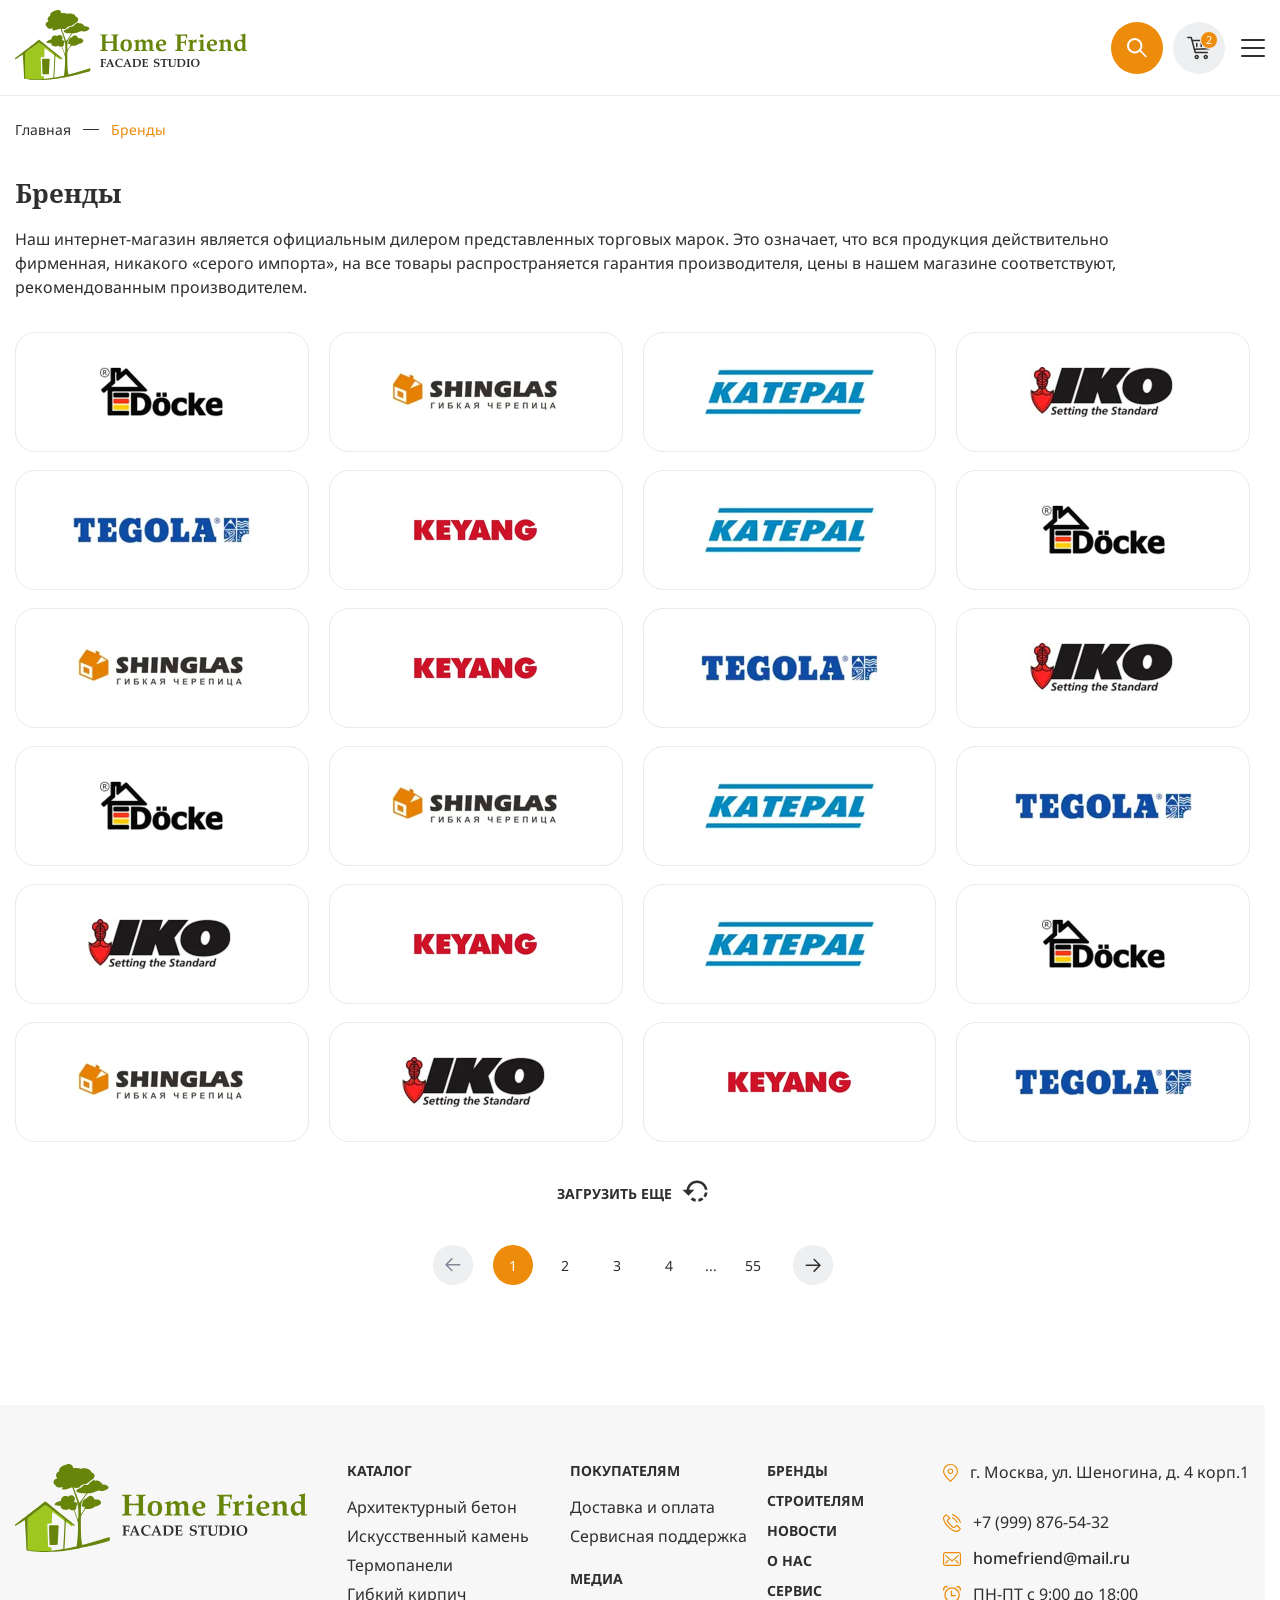
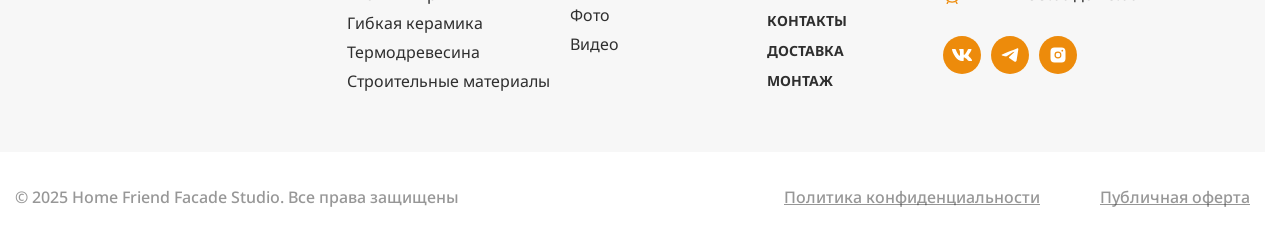
<file: brands.html>
<!DOCTYPE html>
<html lang="ru">

	<head>
		<title>Бренды</title>
		<meta charset="utf-8">
		<meta name="viewport" content="width=device-width, initial-scale=1.0">

		<link rel="stylesheet" href="css/swiper.min.css" />
		<link rel="stylesheet" href="css/hystmodal.min.css" />
		<link rel="stylesheet" href="css/fancybox.min.css" />
		<link rel="stylesheet" href="css/styles.css?v=1749688926278" />

		<link rel="shortcut icon" type="image/x-icon" href="/favicon.ico" />
		<link rel="icon" type="image/svg+xml" href="/favicon.svg">

	</head>

	<body class="preload mp">
		<div class="main-wrapper-outer">
			<header class="header">
				<div class="container">
					<div class="header__content">
						<a href="index.html" class="header__logo">
							<img src="img/logo-home-friend.svg" alt="">
						</a>
						<div class="header__menu">
							<div class="header__body">
								<div class="header__burger-menu">
									<div class="header__top">
										<div class="contacts">
											<div class="contact">
												<div class="contact__item">
													<svg aria-hidden="true" width="15" height="18">
														<use xlink:href="img/sprite.svg#location"></use>
													</svg>
													<span>г. Москва, ул. Шеногина, д. 4 корп.1</span>
												</div>
											</div>
											<div class="contact">
												<div class="contact__item">
													<svg aria-hidden="true" width="18" height="18">
														<use xlink:href="img/sprite.svg#clock"></use>
													</svg>
													<span>ПН-ПТ с 9:00 до 18:00</span>
												</div>
												<a href="mailto:homefriend@mail.ru" class="contact__item">
													<svg aria-hidden="true" width="18" height="14">
														<use xlink:href="img/sprite.svg#email"></use>
													</svg>
													<span>homefriend@mail.ru</span>
												</a>
												<a href="tel:79998765432" class="contact__item">
													<svg aria-hidden="true" width="18" height="18">
														<use xlink:href="img/sprite.svg#phone"></use>
													</svg>
													<span>+7 (999) 876-54-32</span>
												</a>
											</div>
										</div>
										<button type="button" data-hystmodal="#modalCallback" class="btn">Заказать звонок</button>
									</div>
									<div class="header__bottom">
										<div class="header__catalog header-catalog">
											<div class="header-catalog__button">
												<a href="catalog.html" class="btn btn_primary ">
													<div class="header-catalog__icon"><span></span></div>
													<span>Каталог</span>
												</a>
											</div>
											<div class="menu__button">
												<svg aria-hidden="true" width="16" height="9">
													<use xlink:href="img/sprite.svg#chevron2"></use>
												</svg>
											</div>
											<div class="header-catalog__submenu1 submenu1">
												<ul>
													<li>
														<a class="menu__sublink1" href="catalog-detail.html">
															<span>Архитектурный бетон</span>
														</a>
														<div class="menu__button2">
															<svg aria-hidden="true" width="16" height="9">
																<use xlink:href="img/sprite.svg#chevron2"></use>
															</svg>
														</div>
														<div class="menu__submenu2">
															<button type="button" class="menu__back">
																<svg aria-hidden="true" width="16" height="9">
																	<use xlink:href="img/sprite.svg#chevron2"></use>
																</svg>
																<span>Архитектурный бетон</span>
															</button>
															<ul>
																<li>
																	<a href="#" class="menu__sublink2">
																		<span>Для отделки фасадов</span>
																		<svg aria-hidden="true" width="16" height="9">
																			<use xlink:href="img/sprite.svg#chevron2"></use>
																		</svg>
																	</a>
																</li>
																<li>
																	<a href="#" class="menu__sublink2">
																		<span>Для отделки цоколей</span>
																		<svg aria-hidden="true" width="16" height="9">
																			<use xlink:href="img/sprite.svg#chevron2"></use>
																		</svg>
																	</a>
																</li>
															</ul>
														</div>
													</li>
													<li>
														<a class="menu__sublink1" href="catalog-detail.html">
															<span>Искусственный камень</span>
														</a>
														<div class="menu__button2">
															<svg aria-hidden="true" width="16" height="9">
																<use xlink:href="img/sprite.svg#chevron2"></use>
															</svg>
														</div>
														<div class="menu__submenu2">
															<button type="button" class="menu__back">
																<svg aria-hidden="true" width="16" height="9">
																	<use xlink:href="img/sprite.svg#chevron2"></use>
																</svg>
																<span>Архитектурный бетон</span>
															</button>
															<ul>
																<li>
																	<a href="#" class="menu__sublink2">
																		<span>Для отделки фасадов</span>
																		<svg aria-hidden="true" width="16" height="9">
																			<use xlink:href="img/sprite.svg#chevron2"></use>
																		</svg>
																	</a>
																</li>
																<li>
																	<a href="#" class="menu__sublink2">
																		<span>Для отделки цоколей</span>
																		<svg aria-hidden="true" width="16" height="9">
																			<use xlink:href="img/sprite.svg#chevron2"></use>
																		</svg>
																	</a>
																</li>
															</ul>
														</div>
													</li>
													<li>
														<a class="menu__sublink1" href="catalog-detail.html">
															<span>Термопанели</span>
														</a>
														<div class="menu__button2">
															<svg aria-hidden="true" width="16" height="9">
																<use xlink:href="img/sprite.svg#chevron2"></use>
															</svg>
														</div>
														<div class="menu__submenu2">
															<button type="button" class="menu__back">
																<svg aria-hidden="true" width="16" height="9">
																	<use xlink:href="img/sprite.svg#chevron2"></use>
																</svg>
																<span>Архитектурный бетон</span>
															</button>
															<ul>
																<li>
																	<a href="#" class="menu__sublink2">
																		<span>Для отделки фасадов</span>
																		<svg aria-hidden="true" width="16" height="9">
																			<use xlink:href="img/sprite.svg#chevron2"></use>
																		</svg>
																	</a>
																</li>
																<li>
																	<a href="#" class="menu__sublink2">
																		<span>Для отделки цоколей</span>
																		<svg aria-hidden="true" width="16" height="9">
																			<use xlink:href="img/sprite.svg#chevron2"></use>
																		</svg>
																	</a>
																</li>
															</ul>
														</div>
													</li>
													<li>
														<a class="menu__sublink1" href="catalog-detail.html">
															<span>Гибкий кирпич</span>
														</a>
														<div class="menu__button2">
															<svg aria-hidden="true" width="16" height="9">
																<use xlink:href="img/sprite.svg#chevron2"></use>
															</svg>
														</div>
														<div class="menu__submenu2">
															<button type="button" class="menu__back">
																<svg aria-hidden="true" width="16" height="9">
																	<use xlink:href="img/sprite.svg#chevron2"></use>
																</svg>
																<span>Архитектурный бетон</span>
															</button>
															<ul>
																<li>
																	<a href="#" class="menu__sublink2">
																		<span>Для отделки фасадов</span>
																		<svg aria-hidden="true" width="16" height="9">
																			<use xlink:href="img/sprite.svg#chevron2"></use>
																		</svg>
																	</a>
																</li>
																<li>
																	<a href="#" class="menu__sublink2">
																		<span>Для отделки цоколей</span>
																		<svg aria-hidden="true" width="16" height="9">
																			<use xlink:href="img/sprite.svg#chevron2"></use>
																		</svg>
																	</a>
																</li>
															</ul>
														</div>
													</li>
													<li>
														<a class="menu__sublink1" href="catalog-detail.html">
															<span>Гибкая керамика</span>
														</a>
														<div class="menu__button2">
															<svg aria-hidden="true" width="16" height="9">
																<use xlink:href="img/sprite.svg#chevron2"></use>
															</svg>
														</div>
														<div class="menu__submenu2">
															<button type="button" class="menu__back">
																<svg aria-hidden="true" width="16" height="9">
																	<use xlink:href="img/sprite.svg#chevron2"></use>
																</svg>
																<span>Архитектурный бетон</span>
															</button>
															<ul>
																<li>
																	<a href="#" class="menu__sublink2">
																		<span>Для отделки фасадов</span>
																		<svg aria-hidden="true" width="16" height="9">
																			<use xlink:href="img/sprite.svg#chevron2"></use>
																		</svg>
																	</a>
																</li>
																<li>
																	<a href="#" class="menu__sublink2">
																		<span>Для отделки цоколей</span>
																		<svg aria-hidden="true" width="16" height="9">
																			<use xlink:href="img/sprite.svg#chevron2"></use>
																		</svg>
																	</a>
																</li>
															</ul>
														</div>
													</li>
													<li>
														<a class="menu__sublink1" href="catalog-detail.html">
															<span>Термодревесина</span>
														</a>
														<div class="menu__button2">
															<svg aria-hidden="true" width="16" height="9">
																<use xlink:href="img/sprite.svg#chevron2"></use>
															</svg>
														</div>
														<div class="menu__submenu2">
															<button type="button" class="menu__back">
																<svg aria-hidden="true" width="16" height="9">
																	<use xlink:href="img/sprite.svg#chevron2"></use>
																</svg>
																<span>Архитектурный бетон</span>
															</button>
															<ul>
																<li>
																	<a href="#" class="menu__sublink2">
																		<span>Для отделки фасадов</span>
																		<svg aria-hidden="true" width="16" height="9">
																			<use xlink:href="img/sprite.svg#chevron2"></use>
																		</svg>
																	</a>
																</li>
																<li>
																	<a href="#" class="menu__sublink2">
																		<span>Для отделки цоколей</span>
																		<svg aria-hidden="true" width="16" height="9">
																			<use xlink:href="img/sprite.svg#chevron2"></use>
																		</svg>
																	</a>
																</li>
															</ul>
														</div>
													</li>
													<li>
														<a class="menu__sublink1" href="catalog-detail.html">
															<span>Строительные материалы</span>
														</a>
														<div class="menu__button2">
															<svg aria-hidden="true" width="16" height="9">
																<use xlink:href="img/sprite.svg#chevron2"></use>
															</svg>
														</div>
														<div class="menu__submenu2">
															<button type="button" class="menu__back">
																<svg aria-hidden="true" width="16" height="9">
																	<use xlink:href="img/sprite.svg#chevron2"></use>
																</svg>
																<span>Архитектурный бетон</span>
															</button>
															<ul>
																<li>
																	<a href="#" class="menu__sublink2">
																		<span>Для отделки фасадов</span>
																		<svg aria-hidden="true" width="16" height="9">
																			<use xlink:href="img/sprite.svg#chevron2"></use>
																		</svg>
																	</a>
																</li>
																<li>
																	<a href="#" class="menu__sublink2">
																		<span>Для отделки цоколей</span>
																		<svg aria-hidden="true" width="16" height="9">
																			<use xlink:href="img/sprite.svg#chevron2"></use>
																		</svg>
																	</a>
																</li>
															</ul>
														</div>
													</li>
												</ul>
											</div>
										</div>
										<ul class="menu__list">
											<li class="menu__item">
												<a class="menu__link" href="brands.html">
													<span>бренды</span>
													<svg aria-hidden="true" width="16" height="9">
														<use xlink:href="img/sprite.svg#chevron2"></use>
													</svg>
												</a>
											</li>
											<li class="menu__item">
												<a class="menu__link" href="customers.html">
													<span>покупателям</span>
													<svg aria-hidden="true" width="16" height="9">
														<use xlink:href="img/sprite.svg#chevron2"></use>
													</svg>
												</a>
											</li>
											<li class="menu__item">
												<a class="menu__link" href="media.html">медиа</a>
												<div class="menu__button">
													<svg aria-hidden="true" width="16" height="9">
														<use xlink:href="img/sprite.svg#chevron2"></use>
													</svg>
												</div>
												<div class="menu__submenu1 submenu1">
													<ul>
														<li>
															<a class="menu__sublink1" href="photo.html">
																<span>Фото</span>
																<svg aria-hidden="true" width="16" height="9">
																	<use xlink:href="img/sprite.svg#chevron2"></use>
																</svg>
															</a>
														</li>
														<li>
															<a class="menu__sublink1" href="video.html">
																<span> Видео</span>
																<svg aria-hidden="true" width="16" height="9">
																	<use xlink:href="img/sprite.svg#chevron2"></use>
																</svg>
															</a>
														</li>
													</ul>
												</div>
											</li>
											<li class="menu__item">
												<a class="menu__link" href="about.html">
													<span> О нас</span>
													<svg aria-hidden="true" width="16" height="9">
														<use xlink:href="img/sprite.svg#chevron2"></use>
													</svg>
												</a>
											</li>
											<li class="menu__item">
												<a class="menu__link" href="news.html">
													<span> новости</span>
													<svg aria-hidden="true" width="16" height="9">
														<use xlink:href="img/sprite.svg#chevron2"></use>
													</svg>
												</a>
											</li>
											<li class="menu__item">
												<a class="menu__link" href="service.html">
													<span>Сервис</span>
													<svg aria-hidden="true" width="16" height="9">
														<use xlink:href="img/sprite.svg#chevron2"></use>
													</svg>
												</a>
											</li>
											<li class="menu__item">
												<a class="menu__link" href="contacts.html">
													<span>контакты</span>
													<svg aria-hidden="true" width="16" height="9">
														<use xlink:href="img/sprite.svg#chevron2"></use>
													</svg>
												</a>
											</li>
											<li class="menu__item">
												<a class="menu__link" href="delivery.html">
													<span>доставка</span>
													<svg aria-hidden="true" width="16" height="9">
														<use xlink:href="img/sprite.svg#chevron2"></use>
													</svg>
												</a>
											</li>
											<li class="menu__item">
												<a class="menu__link" href="montage.html">
													<span>монтаж</span>
													<svg aria-hidden="true" width="16" height="9">
														<use xlink:href="img/sprite.svg#chevron2"></use>
													</svg>
												</a>
											</li>
										</ul>
									</div>
								</div>
							</div>
							<div class="search">
								<button class="btn btn_primary search__button" type="button">
									<svg aria-hidden="true" width="20" height="20">
										<use xlink:href="img/sprite.svg#search1"></use>
									</svg>
									<span class="v-h">Поиск</span>
								</button>
								<div class="search__inner">
									<form action="search.php">
										<input class="search__input" placeholder="Поиск" type="text">
										<button class="btn btn_primary btn_circle" type="submit">
											<svg aria-hidden="true" width="20" height="20">
												<use xlink:href="img/sprite.svg#search1"></use>
											</svg>
											<span class="v-h">Искать</span>
										</button>
									</form>
									<div class="search__dropdown">
										<!--
              <div class="search__nofound">
                Ничего не найдено
              </div>
              -->
										<ul class="search__results">
											<li>
												<a href="#">
													<img loading="lazy" src="img/products/product1.webp" alt="">
													<span>Искусственный камень</span>
												</a>
											</li>
											<li>
												<a href="#">
													<img loading="lazy" src="img/products/product1.webp" alt="">
													<span>Искусственный камень</span>
												</a>
											</li>
											<li>
												<a href="#">
													<img loading="lazy" src="img/products/product1.webp" alt="">
													<span>Искусственный камень</span>
												</a>
											</li>
											<li>
												<a href="#">
													<span>Искусственный камень</span>
												</a>
											</li>
											<li>
												<a href="#">
													<span>Искусственный камень</span>
												</a>
											</li>
										</ul>
									</div>
								</div>
							</div>
							<a class="header__cart btn" href="cart.html">
								<svg aria-hidden="true" width="24" height="24">
									<use xlink:href="img/sprite.svg#basket1"></use>
								</svg>
								<span class="v-h">Товаров в корзине:</span>
								<span class="btn__count">2</span>
							</a>
							<button type="button" class="menu__icon icon-menu">
								<span></span>
							</button>
						</div>
					</div>
				</div>
			</header>
			<main class="main">

				<div class="breadcrumbs">
					<div class="container">
						<ul class="breadcrumbs__list">
							<li class="breadcrumbs__item">
								<a href="index.html">
									Главная
								</a>
							</li>
							<li class="breadcrumbs__item is-active">
								<span>Бренды</span>
							</li>
						</ul>
					</div>
				</div>

				<div class="heading-complex">
					<div class="container">
						<div class="heading-complex__content">
							<h1 class="title2">Бренды</h1>
							<p>
								Наш интернет-магазин является официальным дилером представленных торговых марок. Это
								означает, что вся продукция действительно фирменная, никакого «серого импорта», на все
								товары распространяется гарантия производителя, цены в нашем магазине соответствуют,
								рекомендованным производителем.
							</p>
						</div>
					</div>
				</div>

				<div class="block-brands block2">
					<div class="container">
						<div class="block-brands__content">
							<a href="brand.html" class="card-brands">
								<img loading="lazy" src="img/brands/brands1.webp" alt="">
							</a>
							<a href="brand.html" class="card-brands">
								<img loading="lazy" src="img/brands/brands2.webp" alt="">
							</a>
							<a href="brand.html" class="card-brands">
								<img loading="lazy" src="img/brands/brands3.webp" alt="">
							</a>
							<a href="brand.html" class="card-brands">
								<img loading="lazy" src="img/brands/brands4.webp" alt="">
							</a>
							<a href="brand.html" class="card-brands">
								<img loading="lazy" src="img/brands/brands5.webp" alt="">
							</a>
							<a href="brand.html" class="card-brands">
								<img loading="lazy" src="img/brands/brands6.webp" alt="">
							</a>
							<a href="brand.html" class="card-brands">
								<img loading="lazy" src="img/brands/brands3.webp" alt="">
							</a>
							<a href="brand.html" class="card-brands">
								<img loading="lazy" src="img/brands/brands1.webp" alt="">
							</a>
							<a href="brand.html" class="card-brands">
								<img loading="lazy" src="img/brands/brands2.webp" alt="">
							</a>
							<a href="brand.html" class="card-brands">
								<img loading="lazy" src="img/brands/brands6.webp" alt="">
							</a>
							<a href="brand.html" class="card-brands">
								<img loading="lazy" src="img/brands/brands5.webp" alt="">
							</a>
							<a href="brand.html" class="card-brands">
								<img loading="lazy" src="img/brands/brands4.webp" alt="">
							</a>
							<a href="brand.html" class="card-brands">
								<img loading="lazy" src="img/brands/brands1.webp" alt="">
							</a>
							<a href="brand.html" class="card-brands">
								<img loading="lazy" src="img/brands/brands2.webp" alt="">
							</a>
							<a href="brand.html" class="card-brands">
								<img loading="lazy" src="img/brands/brands3.webp" alt="">
							</a>
							<a href="brand.html" class="card-brands">
								<img loading="lazy" src="img/brands/brands5.webp" alt="">
							</a>
							<a href="brand.html" class="card-brands">
								<img loading="lazy" src="img/brands/brands4.webp" alt="">
							</a>
							<a href="brand.html" class="card-brands">
								<img loading="lazy" src="img/brands/brands6.webp" alt="">
							</a>
							<a href="brand.html" class="card-brands">
								<img loading="lazy" src="img/brands/brands3.webp" alt="">
							</a>
							<a href="brand.html" class="card-brands">
								<img loading="lazy" src="img/brands/brands1.webp" alt="">
							</a>
							<a href="brand.html" class="card-brands">
								<img loading="lazy" src="img/brands/brands2.webp" alt="">
							</a>
							<a href="brand.html" class="card-brands">
								<img loading="lazy" src="img/brands/brands4.webp" alt="">
							</a>
							<a href="brand.html" class="card-brands">
								<img loading="lazy" src="img/brands/brands6.webp" alt="">
							</a>
							<a href="brand.html" class="card-brands">
								<img loading="lazy" src="img/brands/brands5.webp" alt="">
							</a>
						</div>
						<div class="nav-bottom">
							<button class="btn-load">
								Загрузить еще
								<span class="spinner" role="status">
									<svg>
										<use xlink:href="img/sprite.svg#spinner1"></use>
									</svg>
								</span>
							</button>

							<nav aria-label="Постраничная навигация">
								<ul class="pagination">
									<li>
										<span class="pagination__item pagination__item_nav pagination__item_nav-prev pagination__item_disabled" href="#">
											<svg aria-hidden="true" width="18" height="14">
												<use xlink:href="img/sprite.svg#arrow1"></use>
											</svg>
										</span>
									</li>
									<li>
										<a class="pagination__item pagination__item_active" aria-current="page" href="#">1</a>
									</li>
									<li>
										<a class="pagination__item" href="#"><span class="v-h">Страница </span>2</a>
									</li>
									<li>
										<a class="pagination__item" href="#"><span class="v-h">Страница </span>3</a>
									</li>
									<li>
										<a class="pagination__item" href="#"><span class="v-h">Страница </span>4</a>
									</li>
									<li>
										<a class="pagination__item pagination__item_ellipsis" href="#">...</a>
									</li>
									<li>
										<a class="pagination__item" href="#"><span class="v-h">Страница </span>55</a>
									</li>
									<li>
										<a class="pagination__item pagination__item_nav pagination__item_nav-next" href="#">
											<svg aria-hidden="true" width="18" height="14">
												<use xlink:href="img/sprite.svg#arrow1"></use>
											</svg>
										</a>
									</li>
								</ul>
							</nav>
						</div>
					</div>
				</div>

			</main>
			<footer class="footer">
				<div class="footer__top top-footer">
					<div class="container">
						<div class="top-footer__content">
							<a href="index.html" class="top-footer__logo">
								<img loading="lazy" src="img/logo-home-friend.svg" alt="">
							</a>
							<div class="top-footer__menu">
								<div class="top-footer__column">
									<div class="top-footer__row">
										<a href="catalog.html" class="top-footer__title">каталог</a>
										<ul>
											<li>
												<a href="catalog-detail.html">
													Архитектурный бетон
												</a>
											</li>
											<li>
												<a href="catalog-detail.html">
													Искусственный камень
												</a>
											</li>
											<li>
												<a href="catalog-detail.html">Термопанели</a>
											</li>
											<li>
												<a href="catalog-detail.html">Гибкий кирпич</a>
											</li>
											<li>
												<a href="catalog-detail.html">Гибкая керамика</a>
											</li>
											<li>
												<a href="catalog-detail.html">Термодревесина</a>
											</li>
											<li>
												<a href="catalog-detail.html">
													Строительные материалы
												</a>
											</li>
										</ul>
									</div>
								</div>
								<div class="top-footer__column">
									<div class="top-footer__row">
										<a href="customers.html" class="top-footer__title">покупателям</a>
										<ul>
											<li>
												<a href="delivery.html">
													Доставка и оплата
												</a>
											</li>
											<li>
												<a href="service.html">
													Сервисная поддержка
												</a>
											</li>
										</ul>
									</div>
									<div class="top-footer__row">
										<a href="media.html" class="top-footer__title">медиа</a>
										<ul>
											<li>
												<a href="photo.html">
													Фото
												</a>
											</li>
											<li>
												<a href="video.html">
													Видео
												</a>
											</li>
										</ul>
									</div>
								</div>
								<div class="top-footer__column">
									<div class="top-footer__row">
										<a href="brands.html" class="top-footer__title">бренды</a>
										<a href="builders.html" class="top-footer__title">строителям</a>
										<a href="news.html" class="top-footer__title">новости</a>
										<a href="about.html" class="top-footer__title">О нас</a>
										<a href="service.html" class="top-footer__title">Сервис</a>
										<a href="contacts.html" class="top-footer__title">контакты</a>
										<a href="delivery.html" class="top-footer__title">доставка</a>
										<a href="montage.html" class="top-footer__title">монтаж</a>
									</div>
								</div>
							</div>
							<div class="contacts">
								<div class="contact">
									<div class="contact__item">
										<svg aria-hidden="true" width="15" height="18">
											<use xlink:href="img/sprite.svg#location"></use>
										</svg>
										<span>г. Москва, ул. Шеногина, д. 4 корп.1</span>
									</div>
								</div>
								<div class="contact">
									<a href="tel:79998765432" class="contact__item">
										<svg aria-hidden="true" width="18" height="18">
											<use xlink:href="img/sprite.svg#phone"></use>
										</svg>
										<span>+7 (999) 876-54-32</span>
									</a>
									<a href="mailto:homefriend@mail.ru" class="contact__item email">
										<svg aria-hidden="true" width="18" height="14">
											<use xlink:href="img/sprite.svg#email"></use>
										</svg>
										<span>homefriend@mail.ru</span>
									</a>
									<div class="contact__item">
										<svg aria-hidden="true" width="18" height="18">
											<use xlink:href="img/sprite.svg#clock"></use>
										</svg>
										<span>ПН-ПТ с 9:00 до 18:00</span>
									</div>
								</div>
								<div class="socials">
									<a href="#" class="social">
										<svg aria-hidden="true" width="20" height="12">
											<use xlink:href="img/sprite.svg#vk"></use>
										</svg>
									</a>
									<a href="#" class="social">
										<svg aria-hidden="true" width="18" height="14">
											<use xlink:href="img/sprite.svg#telegram"></use>
										</svg>
									</a>
									<a href="#" class="social">
										<svg aria-hidden="true" width="16" height="16">
											<use xlink:href="img/sprite.svg#instagram"></use>
										</svg>
									</a>
								</div>
							</div>
						</div>
					</div>
				</div>
				<div class="footer__bottom bottom-footer">
					<div class="container">
						<div class="bottom-footer__content">
							<div class="bottom-footer__copy">
								© 2025 Home Friend Facade Studio. Все права защищены
							</div>
							<div class="bottom-footer__column">
								<a href="policy.html">Политика конфиденциальности</a>
								<a href="#">Публичная оферта</a>
							</div>
						</div>
					</div>
				</div>
			</footer>
		</div>
		<div class="hystmodal" id="modalCallback" aria-hidden="true">
			<div class="hystmodal__wrap">
				<div class="hystmodal__window" role="dialog" aria-modal="true">
					<div class="hystmodal__inner">
						<div class="hystmodal__top">
							<div class="hystmodal__title">Закажите звонок</div>
							<div class="hystmodal__description textblock">
								Наши специалисты свяжуться с Вами в ближайшее время
							</div>
						</div>
						<form data-validate action="feedback.php">
							<div class="form-grid1">
								<div class="form-grid1__row">
									<div class="form-group form-group1">
										<input class="field-input1" id="feedback_name" name="feedback_name" placeholder="" type="text" required>
										<label for="feedback_name" class="form-group1__placeholder form-group1__placeholder_req">ФИО</label>
									</div>
								</div>
								<div class="form-grid1__row">
									<div class="form-group form-group1">
										<input class="field-input1" data-type="phone" data-mask="phone" id="feedback_phone" name="feedback_phone" placeholder=" " type="text" required>
										<label for="feedback_phone" class="form-group1__placeholder form-group1__placeholder_req"><span>+7</span>
											(999)-99-99</label>
									</div>
								</div>
								<div class="form-grid1__buttons">
									<button class="btn btn_primary" type="submit">
										<span>Заказать звонок</span>
									</button>
									<div class="textblock1 textblock1_small">
										Нажимая на кнопку «Заказать звонок», Вы соглашаетесь
										на <a href="#">обработку персональных данных</a> и с <a href="#">публичной офертой</a>
									</div>
								</div>
							</div>
						</form>
					</div>
					<button data-hystclose class="hystmodal__close">
						<svg aria-hidden="true" width="20" height="20">
							<use xlink:href="img/sprite.svg#close1"></use>
						</svg>
						<span class="v-h">Закрыть</span>
					</button>
				</div>
			</div>
		</div>
		<script src="js/jquery-3.7.0.min.js"></script>
		<script src="js/swiper-10.2.0.min.js"></script>
		<script src="js/hystmodal.min.js"></script>
		<script src="js/dragscroll.min.js"></script>
		<script src="js/overlayscrollbars-2.3.0.min.js"></script>
		<script src="js/imask.min.js"></script>
		<script src="js/jquery.validate.min.js"></script>
		<script src="js/tom-select.complete.min.js"></script>
		<script src="js/fancybox.umd.js"></script>
		<script src="js/popper.min.js"></script>
		<script src="js/tippy-bundle.umd.min.js"></script>
		<script src="js/dragscroll.min.js"></script>
		<script src="js/nouislider.min.js"></script>
		<script src="js/wNumb.min.js"></script>
		<script src="js/scripts.js?v=1749688926278"></script>
	</body>

</html>
</file>
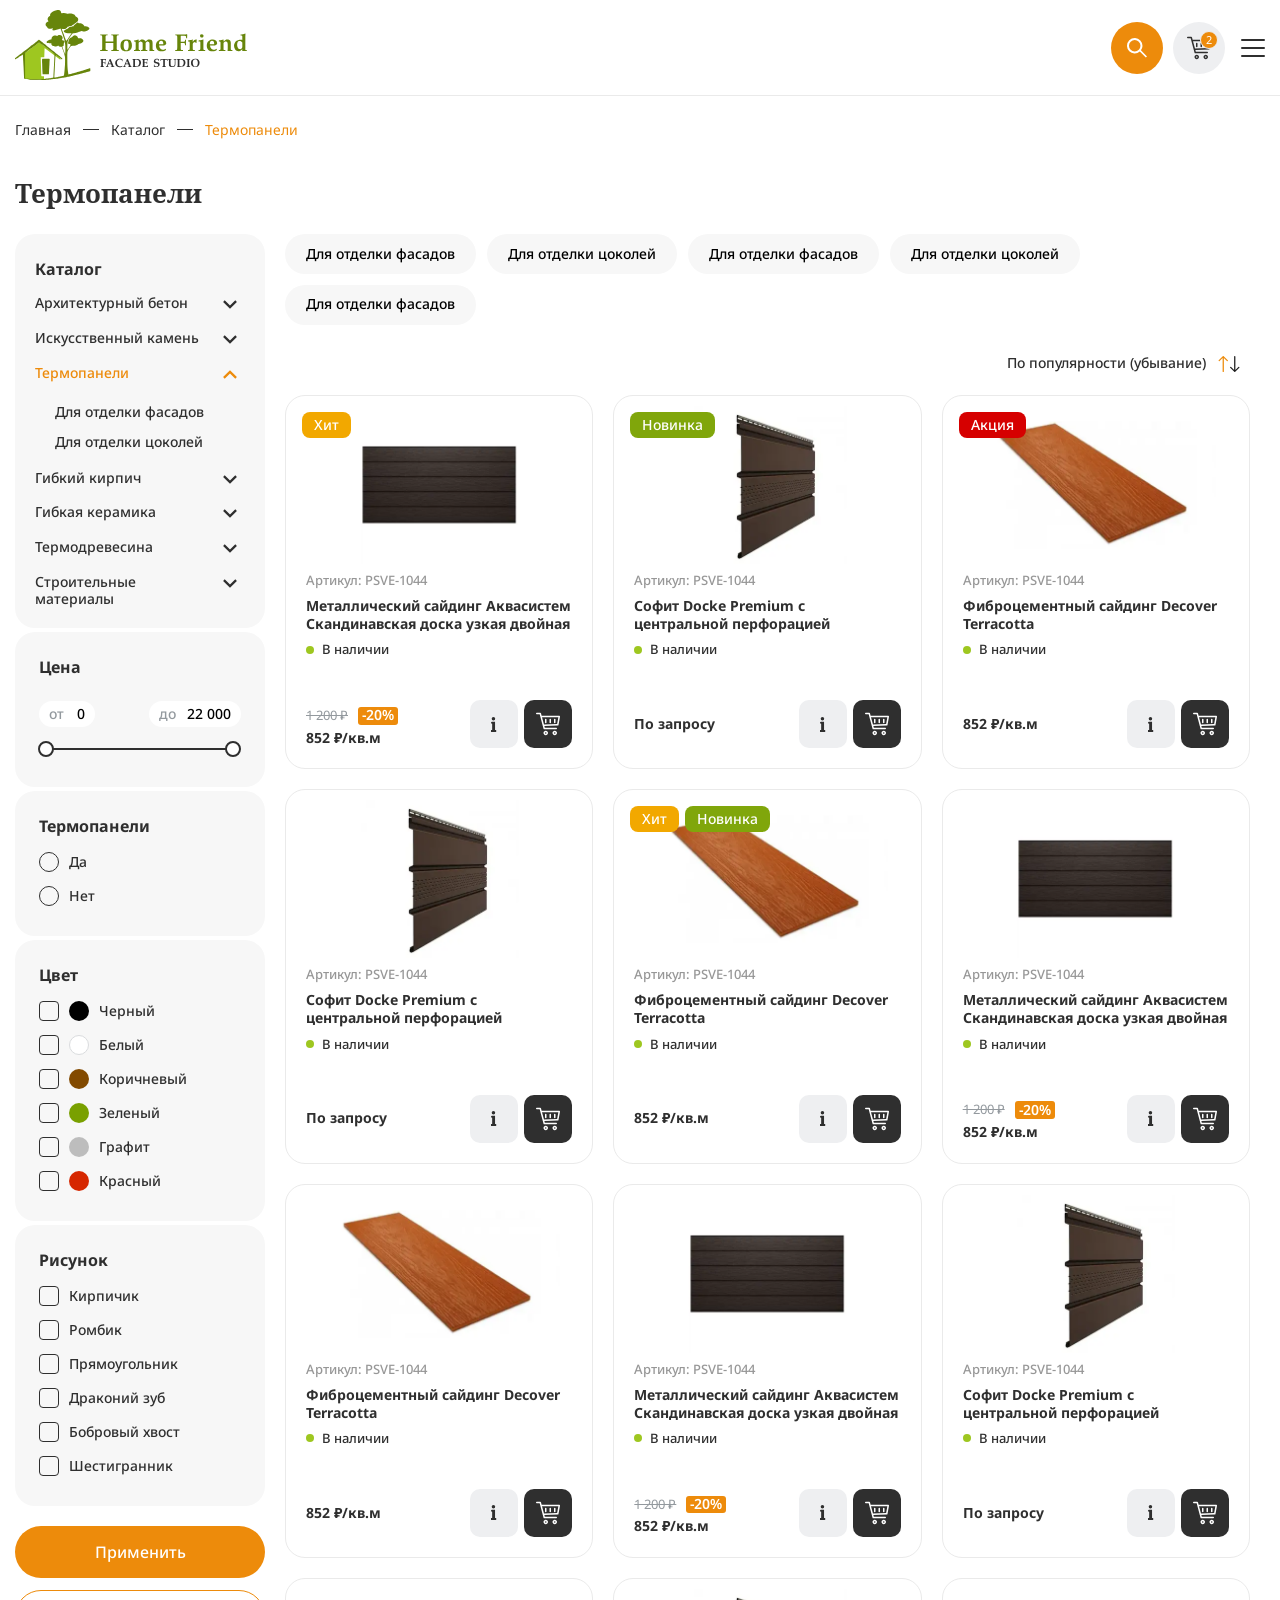
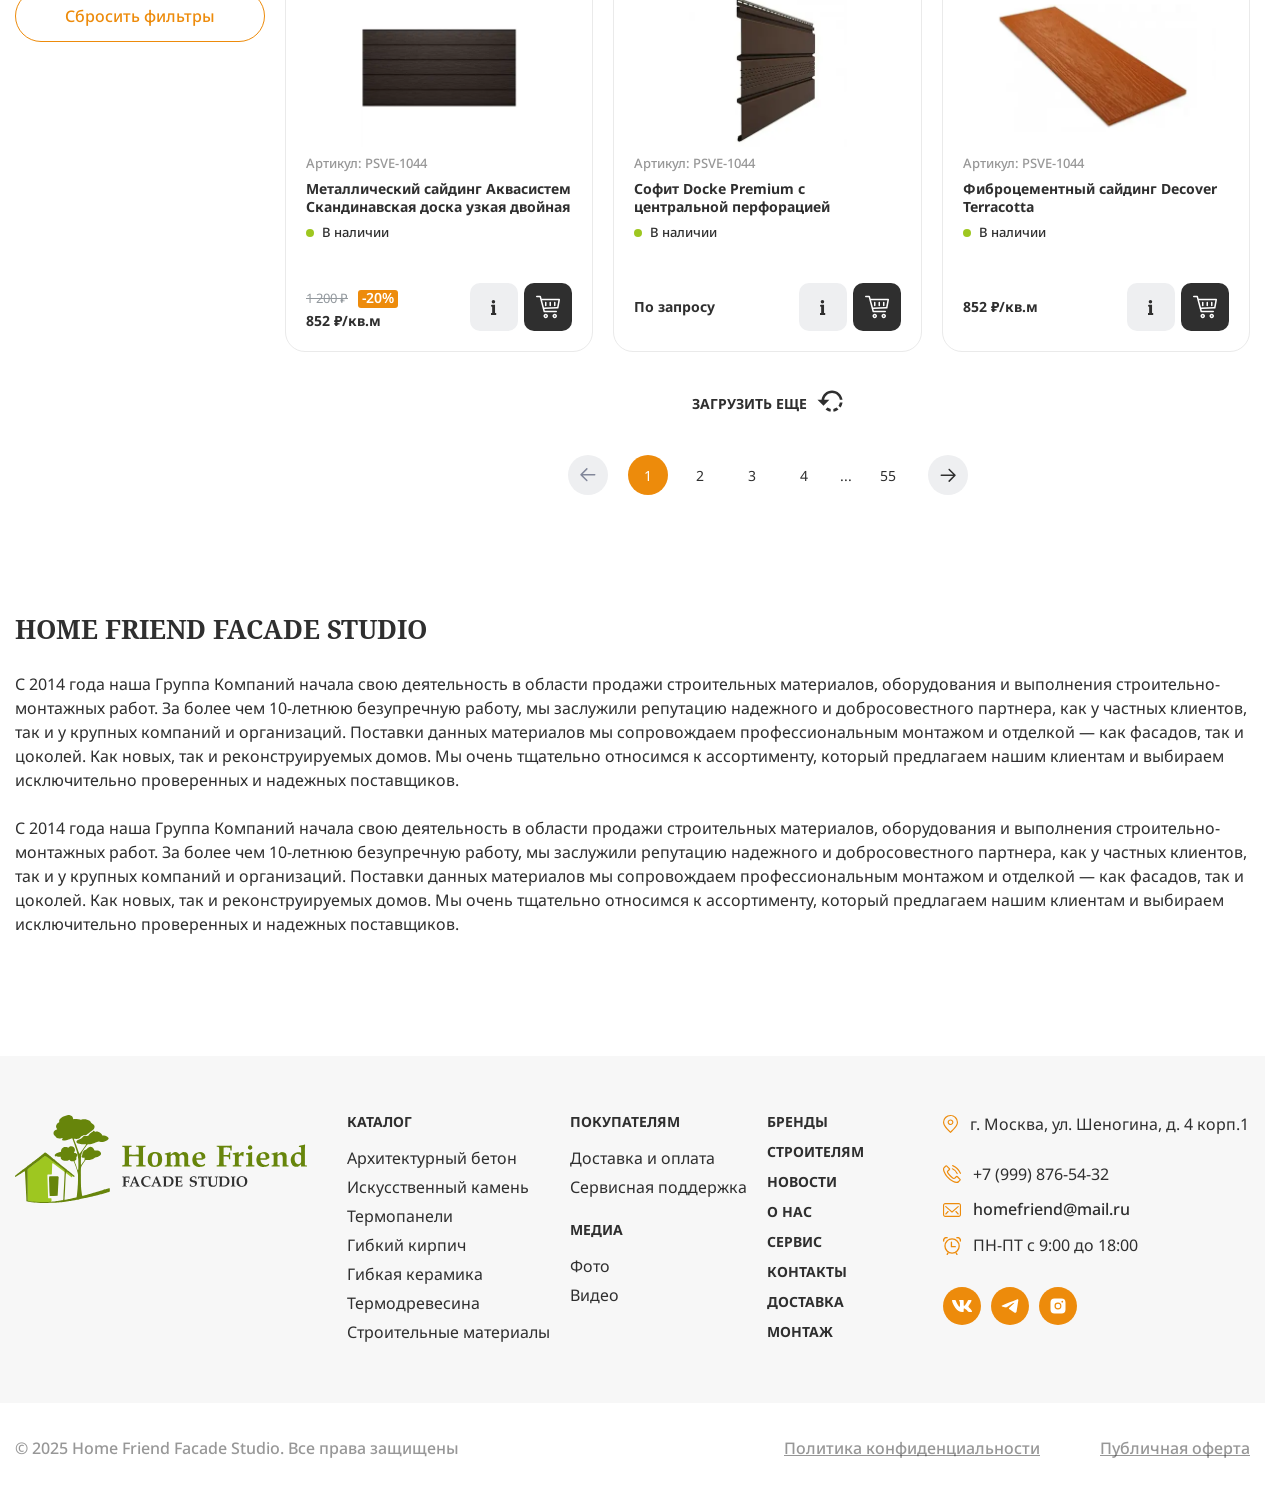
<file: catalog-detail.html>
<!DOCTYPE html>
<html lang="ru">

	<head>
		<title>Каталог - детальная</title>
		<meta charset="utf-8">
		<meta name="viewport" content="width=device-width, initial-scale=1.0">

		<link rel="stylesheet" href="css/swiper.min.css" />
		<link rel="stylesheet" href="css/hystmodal.min.css" />
		<link rel="stylesheet" href="css/fancybox.min.css" />
		<link rel="stylesheet" href="css/styles.css?v=1749688926278" />

		<link rel="shortcut icon" type="image/x-icon" href="/favicon.ico" />
		<link rel="icon" type="image/svg+xml" href="/favicon.svg">

	</head>

	<body class="preload mp">
		<div class="main-wrapper-outer">
			<header class="header">
				<div class="container">
					<div class="header__content">
						<a href="index.html" class="header__logo">
							<img src="img/logo-home-friend.svg" alt="">
						</a>
						<div class="header__menu">
							<div class="header__body">
								<div class="header__burger-menu">
									<div class="header__top">
										<div class="contacts">
											<div class="contact">
												<div class="contact__item">
													<svg aria-hidden="true" width="15" height="18">
														<use xlink:href="img/sprite.svg#location"></use>
													</svg>
													<span>г. Москва, ул. Шеногина, д. 4 корп.1</span>
												</div>
											</div>
											<div class="contact">
												<div class="contact__item">
													<svg aria-hidden="true" width="18" height="18">
														<use xlink:href="img/sprite.svg#clock"></use>
													</svg>
													<span>ПН-ПТ с 9:00 до 18:00</span>
												</div>
												<a href="mailto:homefriend@mail.ru" class="contact__item">
													<svg aria-hidden="true" width="18" height="14">
														<use xlink:href="img/sprite.svg#email"></use>
													</svg>
													<span>homefriend@mail.ru</span>
												</a>
												<a href="tel:79998765432" class="contact__item">
													<svg aria-hidden="true" width="18" height="18">
														<use xlink:href="img/sprite.svg#phone"></use>
													</svg>
													<span>+7 (999) 876-54-32</span>
												</a>
											</div>
										</div>
										<button type="button" data-hystmodal="#modalCallback" class="btn">Заказать звонок</button>
									</div>
									<div class="header__bottom">
										<div class="header__catalog header-catalog">
											<div class="header-catalog__button">
												<a href="catalog.html" class="btn btn_primary ">
													<div class="header-catalog__icon"><span></span></div>
													<span>Каталог</span>
												</a>
											</div>
											<div class="menu__button">
												<svg aria-hidden="true" width="16" height="9">
													<use xlink:href="img/sprite.svg#chevron2"></use>
												</svg>
											</div>
											<div class="header-catalog__submenu1 submenu1">
												<ul>
													<li>
														<a class="menu__sublink1" href="catalog-detail.html">
															<span>Архитектурный бетон</span>
														</a>
														<div class="menu__button2">
															<svg aria-hidden="true" width="16" height="9">
																<use xlink:href="img/sprite.svg#chevron2"></use>
															</svg>
														</div>
														<div class="menu__submenu2">
															<button type="button" class="menu__back">
																<svg aria-hidden="true" width="16" height="9">
																	<use xlink:href="img/sprite.svg#chevron2"></use>
																</svg>
																<span>Архитектурный бетон</span>
															</button>
															<ul>
																<li>
																	<a href="#" class="menu__sublink2">
																		<span>Для отделки фасадов</span>
																		<svg aria-hidden="true" width="16" height="9">
																			<use xlink:href="img/sprite.svg#chevron2"></use>
																		</svg>
																	</a>
																</li>
																<li>
																	<a href="#" class="menu__sublink2">
																		<span>Для отделки цоколей</span>
																		<svg aria-hidden="true" width="16" height="9">
																			<use xlink:href="img/sprite.svg#chevron2"></use>
																		</svg>
																	</a>
																</li>
															</ul>
														</div>
													</li>
													<li>
														<a class="menu__sublink1" href="catalog-detail.html">
															<span>Искусственный камень</span>
														</a>
														<div class="menu__button2">
															<svg aria-hidden="true" width="16" height="9">
																<use xlink:href="img/sprite.svg#chevron2"></use>
															</svg>
														</div>
														<div class="menu__submenu2">
															<button type="button" class="menu__back">
																<svg aria-hidden="true" width="16" height="9">
																	<use xlink:href="img/sprite.svg#chevron2"></use>
																</svg>
																<span>Архитектурный бетон</span>
															</button>
															<ul>
																<li>
																	<a href="#" class="menu__sublink2">
																		<span>Для отделки фасадов</span>
																		<svg aria-hidden="true" width="16" height="9">
																			<use xlink:href="img/sprite.svg#chevron2"></use>
																		</svg>
																	</a>
																</li>
																<li>
																	<a href="#" class="menu__sublink2">
																		<span>Для отделки цоколей</span>
																		<svg aria-hidden="true" width="16" height="9">
																			<use xlink:href="img/sprite.svg#chevron2"></use>
																		</svg>
																	</a>
																</li>
															</ul>
														</div>
													</li>
													<li>
														<a class="menu__sublink1" href="catalog-detail.html">
															<span>Термопанели</span>
														</a>
														<div class="menu__button2">
															<svg aria-hidden="true" width="16" height="9">
																<use xlink:href="img/sprite.svg#chevron2"></use>
															</svg>
														</div>
														<div class="menu__submenu2">
															<button type="button" class="menu__back">
																<svg aria-hidden="true" width="16" height="9">
																	<use xlink:href="img/sprite.svg#chevron2"></use>
																</svg>
																<span>Архитектурный бетон</span>
															</button>
															<ul>
																<li>
																	<a href="#" class="menu__sublink2">
																		<span>Для отделки фасадов</span>
																		<svg aria-hidden="true" width="16" height="9">
																			<use xlink:href="img/sprite.svg#chevron2"></use>
																		</svg>
																	</a>
																</li>
																<li>
																	<a href="#" class="menu__sublink2">
																		<span>Для отделки цоколей</span>
																		<svg aria-hidden="true" width="16" height="9">
																			<use xlink:href="img/sprite.svg#chevron2"></use>
																		</svg>
																	</a>
																</li>
															</ul>
														</div>
													</li>
													<li>
														<a class="menu__sublink1" href="catalog-detail.html">
															<span>Гибкий кирпич</span>
														</a>
														<div class="menu__button2">
															<svg aria-hidden="true" width="16" height="9">
																<use xlink:href="img/sprite.svg#chevron2"></use>
															</svg>
														</div>
														<div class="menu__submenu2">
															<button type="button" class="menu__back">
																<svg aria-hidden="true" width="16" height="9">
																	<use xlink:href="img/sprite.svg#chevron2"></use>
																</svg>
																<span>Архитектурный бетон</span>
															</button>
															<ul>
																<li>
																	<a href="#" class="menu__sublink2">
																		<span>Для отделки фасадов</span>
																		<svg aria-hidden="true" width="16" height="9">
																			<use xlink:href="img/sprite.svg#chevron2"></use>
																		</svg>
																	</a>
																</li>
																<li>
																	<a href="#" class="menu__sublink2">
																		<span>Для отделки цоколей</span>
																		<svg aria-hidden="true" width="16" height="9">
																			<use xlink:href="img/sprite.svg#chevron2"></use>
																		</svg>
																	</a>
																</li>
															</ul>
														</div>
													</li>
													<li>
														<a class="menu__sublink1" href="catalog-detail.html">
															<span>Гибкая керамика</span>
														</a>
														<div class="menu__button2">
															<svg aria-hidden="true" width="16" height="9">
																<use xlink:href="img/sprite.svg#chevron2"></use>
															</svg>
														</div>
														<div class="menu__submenu2">
															<button type="button" class="menu__back">
																<svg aria-hidden="true" width="16" height="9">
																	<use xlink:href="img/sprite.svg#chevron2"></use>
																</svg>
																<span>Архитектурный бетон</span>
															</button>
															<ul>
																<li>
																	<a href="#" class="menu__sublink2">
																		<span>Для отделки фасадов</span>
																		<svg aria-hidden="true" width="16" height="9">
																			<use xlink:href="img/sprite.svg#chevron2"></use>
																		</svg>
																	</a>
																</li>
																<li>
																	<a href="#" class="menu__sublink2">
																		<span>Для отделки цоколей</span>
																		<svg aria-hidden="true" width="16" height="9">
																			<use xlink:href="img/sprite.svg#chevron2"></use>
																		</svg>
																	</a>
																</li>
															</ul>
														</div>
													</li>
													<li>
														<a class="menu__sublink1" href="catalog-detail.html">
															<span>Термодревесина</span>
														</a>
														<div class="menu__button2">
															<svg aria-hidden="true" width="16" height="9">
																<use xlink:href="img/sprite.svg#chevron2"></use>
															</svg>
														</div>
														<div class="menu__submenu2">
															<button type="button" class="menu__back">
																<svg aria-hidden="true" width="16" height="9">
																	<use xlink:href="img/sprite.svg#chevron2"></use>
																</svg>
																<span>Архитектурный бетон</span>
															</button>
															<ul>
																<li>
																	<a href="#" class="menu__sublink2">
																		<span>Для отделки фасадов</span>
																		<svg aria-hidden="true" width="16" height="9">
																			<use xlink:href="img/sprite.svg#chevron2"></use>
																		</svg>
																	</a>
																</li>
																<li>
																	<a href="#" class="menu__sublink2">
																		<span>Для отделки цоколей</span>
																		<svg aria-hidden="true" width="16" height="9">
																			<use xlink:href="img/sprite.svg#chevron2"></use>
																		</svg>
																	</a>
																</li>
															</ul>
														</div>
													</li>
													<li>
														<a class="menu__sublink1" href="catalog-detail.html">
															<span>Строительные материалы</span>
														</a>
														<div class="menu__button2">
															<svg aria-hidden="true" width="16" height="9">
																<use xlink:href="img/sprite.svg#chevron2"></use>
															</svg>
														</div>
														<div class="menu__submenu2">
															<button type="button" class="menu__back">
																<svg aria-hidden="true" width="16" height="9">
																	<use xlink:href="img/sprite.svg#chevron2"></use>
																</svg>
																<span>Архитектурный бетон</span>
															</button>
															<ul>
																<li>
																	<a href="#" class="menu__sublink2">
																		<span>Для отделки фасадов</span>
																		<svg aria-hidden="true" width="16" height="9">
																			<use xlink:href="img/sprite.svg#chevron2"></use>
																		</svg>
																	</a>
																</li>
																<li>
																	<a href="#" class="menu__sublink2">
																		<span>Для отделки цоколей</span>
																		<svg aria-hidden="true" width="16" height="9">
																			<use xlink:href="img/sprite.svg#chevron2"></use>
																		</svg>
																	</a>
																</li>
															</ul>
														</div>
													</li>
												</ul>
											</div>
										</div>
										<ul class="menu__list">
											<li class="menu__item">
												<a class="menu__link" href="brands.html">
													<span>бренды</span>
													<svg aria-hidden="true" width="16" height="9">
														<use xlink:href="img/sprite.svg#chevron2"></use>
													</svg>
												</a>
											</li>
											<li class="menu__item">
												<a class="menu__link" href="customers.html">
													<span>покупателям</span>
													<svg aria-hidden="true" width="16" height="9">
														<use xlink:href="img/sprite.svg#chevron2"></use>
													</svg>
												</a>
											</li>
											<li class="menu__item">
												<a class="menu__link" href="media.html">медиа</a>
												<div class="menu__button">
													<svg aria-hidden="true" width="16" height="9">
														<use xlink:href="img/sprite.svg#chevron2"></use>
													</svg>
												</div>
												<div class="menu__submenu1 submenu1">
													<ul>
														<li>
															<a class="menu__sublink1" href="photo.html">
																<span>Фото</span>
																<svg aria-hidden="true" width="16" height="9">
																	<use xlink:href="img/sprite.svg#chevron2"></use>
																</svg>
															</a>
														</li>
														<li>
															<a class="menu__sublink1" href="video.html">
																<span> Видео</span>
																<svg aria-hidden="true" width="16" height="9">
																	<use xlink:href="img/sprite.svg#chevron2"></use>
																</svg>
															</a>
														</li>
													</ul>
												</div>
											</li>
											<li class="menu__item">
												<a class="menu__link" href="about.html">
													<span> О нас</span>
													<svg aria-hidden="true" width="16" height="9">
														<use xlink:href="img/sprite.svg#chevron2"></use>
													</svg>
												</a>
											</li>
											<li class="menu__item">
												<a class="menu__link" href="news.html">
													<span> новости</span>
													<svg aria-hidden="true" width="16" height="9">
														<use xlink:href="img/sprite.svg#chevron2"></use>
													</svg>
												</a>
											</li>
											<li class="menu__item">
												<a class="menu__link" href="service.html">
													<span>Сервис</span>
													<svg aria-hidden="true" width="16" height="9">
														<use xlink:href="img/sprite.svg#chevron2"></use>
													</svg>
												</a>
											</li>
											<li class="menu__item">
												<a class="menu__link" href="contacts.html">
													<span>контакты</span>
													<svg aria-hidden="true" width="16" height="9">
														<use xlink:href="img/sprite.svg#chevron2"></use>
													</svg>
												</a>
											</li>
											<li class="menu__item">
												<a class="menu__link" href="delivery.html">
													<span>доставка</span>
													<svg aria-hidden="true" width="16" height="9">
														<use xlink:href="img/sprite.svg#chevron2"></use>
													</svg>
												</a>
											</li>
											<li class="menu__item">
												<a class="menu__link" href="montage.html">
													<span>монтаж</span>
													<svg aria-hidden="true" width="16" height="9">
														<use xlink:href="img/sprite.svg#chevron2"></use>
													</svg>
												</a>
											</li>
										</ul>
									</div>
								</div>
							</div>
							<div class="search">
								<button class="btn btn_primary search__button" type="button">
									<svg aria-hidden="true" width="20" height="20">
										<use xlink:href="img/sprite.svg#search1"></use>
									</svg>
									<span class="v-h">Поиск</span>
								</button>
								<div class="search__inner">
									<form action="search.php">
										<input class="search__input" placeholder="Поиск" type="text">
										<button class="btn btn_primary btn_circle" type="submit">
											<svg aria-hidden="true" width="20" height="20">
												<use xlink:href="img/sprite.svg#search1"></use>
											</svg>
											<span class="v-h">Искать</span>
										</button>
									</form>
									<div class="search__dropdown">
										<!--
              <div class="search__nofound">
                Ничего не найдено
              </div>
              -->
										<ul class="search__results">
											<li>
												<a href="#">
													<img loading="lazy" src="img/products/product1.webp" alt="">
													<span>Искусственный камень</span>
												</a>
											</li>
											<li>
												<a href="#">
													<img loading="lazy" src="img/products/product1.webp" alt="">
													<span>Искусственный камень</span>
												</a>
											</li>
											<li>
												<a href="#">
													<img loading="lazy" src="img/products/product1.webp" alt="">
													<span>Искусственный камень</span>
												</a>
											</li>
											<li>
												<a href="#">
													<span>Искусственный камень</span>
												</a>
											</li>
											<li>
												<a href="#">
													<span>Искусственный камень</span>
												</a>
											</li>
										</ul>
									</div>
								</div>
							</div>
							<a class="header__cart btn" href="cart.html">
								<svg aria-hidden="true" width="24" height="24">
									<use xlink:href="img/sprite.svg#basket1"></use>
								</svg>
								<span class="v-h">Товаров в корзине:</span>
								<span class="btn__count">2</span>
							</a>
							<button type="button" class="menu__icon icon-menu">
								<span></span>
							</button>
						</div>
					</div>
				</div>
			</header>
			<main class="main">

				<div class="breadcrumbs">
					<div class="container">
						<ul class="breadcrumbs__list">
							<li class="breadcrumbs__item">
								<a href="index.html">
									Главная
								</a>
							</li>
							<li class="breadcrumbs__item">
								<a href="catalog.html">
									Каталог
								</a>
							</li>
							<li class="breadcrumbs__item is-active">
								<span>Термопанели</span>
							</li>
						</ul>
					</div>
				</div>

				<div class="heading-complex">
					<div class="container">
						<div class="heading-complex__content">
							<h1 class="title2">Термопанели</h1>
						</div>
					</div>
				</div>

				<div class="block-catalog-detail block2">
					<div class="container">
						<div class="block-catalog-detail__content">
							<div class="block-catalog-detail__filter filter-catalog-detail">
								<div data-spollers class="spollers">
									<div class="spollers__name">Каталог</div>
									<div class="spollers__item">
										<div class="spollers__title">
											<a href="catalog-detail.html">Архитектурный бетон</a>
											<div data-spoller class="spollers__arrow">
												<svg aria-hidden="true" width="16" height="9">
													<use xlink:href="img/sprite.svg#chevron2"></use>
												</svg>
											</div>
										</div>
										<div class="spollers__body">
											<ul>
												<li>
													<a href="#">Для отделки фасадов</a>
												</li>
												<li>
													<a href="#">Для отделки цоколей</a>
												</li>
											</ul>
										</div>
									</div>
									<div class="spollers__item">
										<div class="spollers__title">
											<a href="catalog-detail.html">Искусственный камень</a>
											<div data-spoller class="spollers__arrow">
												<svg aria-hidden="true" width="16" height="9">
													<use xlink:href="img/sprite.svg#chevron2"></use>
												</svg>
											</div>
										</div>
										<div class="spollers__body">
											<ul>
												<li>
													<a href="#">Для отделки фасадов</a>
												</li>
												<li>
													<a href="#">Для отделки цоколей</a>
												</li>
											</ul>
										</div>
									</div>
									<div class="spollers__item _spoller-active">
										<div class="spollers__title">
											<span>Термопанели</span>
											<div data-spoller class="spollers__arrow">
												<svg aria-hidden="true" width="16" height="9">
													<use xlink:href="img/sprite.svg#chevron2"></use>
												</svg>
											</div>
										</div>
										<div class="spollers__body">
											<ul>
												<li>
													<a href="#">Для отделки фасадов</a>
												</li>
												<li>
													<a href="#">Для отделки цоколей</a>
												</li>
											</ul>
										</div>
									</div>
									<div class="spollers__item">
										<div class="spollers__title">
											<a href="catalog-detail.html">Гибкий кирпич</a>
											<div data-spoller class="spollers__arrow">
												<svg aria-hidden="true" width="16" height="9">
													<use xlink:href="img/sprite.svg#chevron2"></use>
												</svg>
											</div>
										</div>
										<div class="spollers__body">
											<ul>
												<li>
													<a href="#">Для отделки фасадов</a>
												</li>
												<li>
													<a href="#">Для отделки цоколей</a>
												</li>
											</ul>
										</div>
									</div>
									<div class="spollers__item">
										<div class="spollers__title">
											<a href="catalog-detail.html">Гибкая керамика</a>
											<div data-spoller class="spollers__arrow">
												<svg aria-hidden="true" width="16" height="9">
													<use xlink:href="img/sprite.svg#chevron2"></use>
												</svg>
											</div>
										</div>
										<div class="spollers__body">
											<ul>
												<li>
													<a href="#">Для отделки фасадов</a>
												</li>
												<li>
													<a href="#">Для отделки цоколей</a>
												</li>
											</ul>
										</div>
									</div>
									<div class="spollers__item">
										<div class="spollers__title">
											<a href="catalog-detail.html">Термодревесина</a>
											<div data-spoller class="spollers__arrow">
												<svg aria-hidden="true" width="16" height="9">
													<use xlink:href="img/sprite.svg#chevron2"></use>
												</svg>
											</div>
										</div>
										<div class="spollers__body">
											<ul>
												<li>
													<a href="#">Для отделки фасадов</a>
												</li>
												<li>
													<a href="#">Для отделки цоколей</a>
												</li>
											</ul>
										</div>
									</div>
									<div class="spollers__item">
										<div class="spollers__title">
											<a href="catalog-detail.html">Строительные материалы</a>
											<div data-spoller class="spollers__arrow">
												<svg aria-hidden="true" width="16" height="9">
													<use xlink:href="img/sprite.svg#chevron2"></use>
												</svg>
											</div>
										</div>
										<div class="spollers__body">
											<ul>
												<li>
													<a href="#">Для отделки фасадов</a>
												</li>
												<li>
													<a href="#">Для отделки цоколей</a>
												</li>
											</ul>
										</div>
									</div>
								</div>
								<div class="filter-catalog-detail__title">
									фильтры
									<button class="filter-catalog-detail__close">
										<svg aria-hidden="true" width="20" height="20">
											<use xlink:href="img/sprite.svg#close1"></use>
										</svg>
										<span class="v-h">Закрыть</span>
									</button>
								</div>
								<div class="filter-catalog-detail__content">
									<div class="filter-catalog-detail__item">
										<div class="filter-catalog-detail__name">
											<span>Цена</span>
										</div>
										<div class="filter-catalog-detail__body">
											<div class="filter-catalog-detail__rating">
												<div class="filter-catalog-detail__values">
													<div class="filter-catalog-detail__value">
														<div class="filter-catalog-detail__input">
															<label for="price-start" class="price-lbl">от</label>
															<input id="price-start" placeholder="0" value="0" type="text">
														</div>
													</div>
													<div class="filter-catalog-detail__value">
														<div class="filter-catalog-detail__input">
															<label for="price-end" class="price-lbl">до</label>
															<input id="price-end" placeholder="0" value="22 000" type="text">
														</div>
													</div>
												</div>
												<div class="filter-catalog-detail__range"></div>
											</div>
										</div>
									</div>
									<div class="filter-catalog-detail__item">
										<div class="filter-catalog-detail__name">
											<span>Термопанели</span>
										</div>
										<div class="filter-catalog-detail__body">
											<ul class="checklist">
												<li class="checklist__item">
													<label class="checkbox-text">
														<span class="radio">
															<input class="radio__input" type="radio" name="rad1">
															<span class="radio__visual"></span>
														</span>
														<span class="checkbox-text__label">Да</span>
													</label>
												</li>
												<li class="checklist__item">
													<label class="checkbox-text">
														<span class="radio">
															<input class="radio__input" type="radio" name="rad1">
															<span class="radio__visual"></span>
														</span>
														<span class="checkbox-text__label">Нет</span>
													</label>
												</li>
											</ul>
										</div>
									</div>
									<div class="filter-catalog-detail__item">
										<div class="filter-catalog-detail__name">
											<span>Цвет</span>
										</div>
										<div class="filter-catalog-detail__body">
											<ul class="checklist">
												<li class="checklist__item">
													<label class="checkbox-text">
														<span class="checkbox">
															<input class="checkbox__input" type="checkbox" name="chb1">
															<span class="checkbox__visual">
																<svg width="12" height="10" class="checkbox__mark" aria-hidden="true">
																	<use xlink:href="img/sprite.svg#mark1"></use>
																</svg>
															</span>
														</span>
														<span style="background-color: #000;" class="checkbox-text__circle"></span>
														<span class="checkbox-text__label">Черный</span>
													</label>
												</li>
												<li class="checklist__item">
													<label class="checkbox-text">
														<span class="checkbox">
															<input class="checkbox__input" type="checkbox" name="chb1">
															<span class="checkbox__visual">
																<svg width="12" height="10" class="checkbox__mark" aria-hidden="true">
																	<use xlink:href="img/sprite.svg#mark1"></use>
																</svg>
															</span>
														</span>
														<span style="background-color: #fff; border: 1px solid #dadcde;" class="checkbox-text__circle"></span>
														<span class="checkbox-text__label">Белый</span>
													</label>
												</li>
												<li class="checklist__item">
													<label class="checkbox-text">
														<span class="checkbox">
															<input class="checkbox__input" type="checkbox" name="chb1">
															<span class="checkbox__visual">
																<svg width="12" height="10" class="checkbox__mark" aria-hidden="true">
																	<use xlink:href="img/sprite.svg#mark1"></use>
																</svg>
															</span>
														</span>
														<span style="background-color: #824a00;" class="checkbox-text__circle"></span>
														<span class="checkbox-text__label">Коричневый</span>
													</label>
												</li>
												<li class="checklist__item">
													<label class="checkbox-text">
														<span class="checkbox">
															<input class="checkbox__input" type="checkbox" name="chb1">
															<span class="checkbox__visual">
																<svg width="12" height="10" class="checkbox__mark" aria-hidden="true">
																	<use xlink:href="img/sprite.svg#mark1"></use>
																</svg>
															</span>
														</span>
														<span style="background-color: #79a000;" class="checkbox-text__circle"></span>
														<span class="checkbox-text__label">Зеленый</span>
													</label>
												</li>
												<li class="checklist__item">
													<label class="checkbox-text">
														<span class="checkbox">
															<input class="checkbox__input" type="checkbox" name="chb1">
															<span class="checkbox__visual">
																<svg width="12" height="10" class="checkbox__mark" aria-hidden="true">
																	<use xlink:href="img/sprite.svg#mark1"></use>
																</svg>
															</span>
														</span>
														<span style="background-color: #bdbdbd;" class="checkbox-text__circle"></span>
														<span class="checkbox-text__label">Графит</span>
													</label>
												</li>
												<li class="checklist__item">
													<label class="checkbox-text">
														<span class="checkbox">
															<input class="checkbox__input" type="checkbox" name="chb1">
															<span class="checkbox__visual">
																<svg width="12" height="10" class="checkbox__mark" aria-hidden="true">
																	<use xlink:href="img/sprite.svg#mark1"></use>
																</svg>
															</span>
														</span>
														<span style="background-color: #d62700;" class="checkbox-text__circle"></span>
														<span class="checkbox-text__label">Красный</span>
													</label>
												</li>
											</ul>
										</div>
									</div>
									<div class="filter-catalog-detail__item">
										<div class="filter-catalog-detail__name">
											<span>Рисунок</span>
										</div>
										<div class="filter-catalog-detail__body">
											<ul class="checklist">
												<li class="checklist__item">
													<label class="checkbox-text">
														<span class="checkbox">
															<input class="checkbox__input" type="checkbox" name="chb2">
															<span class="checkbox__visual">
																<svg width="12" height="10" class="checkbox__mark" aria-hidden="true">
																	<use xlink:href="img/sprite.svg#mark1"></use>
																</svg>
															</span>
														</span>
														<span class="checkbox-text__label">Кирпичик</span>
													</label>
												</li>
												<li class="checklist__item">
													<label class="checkbox-text">
														<span class="checkbox">
															<input class="checkbox__input" type="checkbox" name="chb2">
															<span class="checkbox__visual">
																<svg width="12" height="10" class="checkbox__mark" aria-hidden="true">
																	<use xlink:href="img/sprite.svg#mark1"></use>
																</svg>
															</span>
														</span>
														<span class="checkbox-text__label">Ромбик</span>
													</label>
												</li>
												<li class="checklist__item">
													<label class="checkbox-text">
														<span class="checkbox">
															<input class="checkbox__input" type="checkbox" name="chb2">
															<span class="checkbox__visual">
																<svg width="12" height="10" class="checkbox__mark" aria-hidden="true">
																	<use xlink:href="img/sprite.svg#mark1"></use>
																</svg>
															</span>
														</span>
														<span class="checkbox-text__label">Прямоугольник</span>
													</label>
												</li>
												<li class="checklist__item">
													<label class="checkbox-text">
														<span class="checkbox">
															<input class="checkbox__input" type="checkbox" name="chb2">
															<span class="checkbox__visual">
																<svg width="12" height="10" class="checkbox__mark" aria-hidden="true">
																	<use xlink:href="img/sprite.svg#mark1"></use>
																</svg>
															</span>
														</span>
														<span class="checkbox-text__label">Драконий зуб</span>
													</label>
												</li>
												<li class="checklist__item">
													<label class="checkbox-text">
														<span class="checkbox">
															<input class="checkbox__input" type="checkbox" name="chb2">
															<span class="checkbox__visual">
																<svg width="12" height="10" class="checkbox__mark" aria-hidden="true">
																	<use xlink:href="img/sprite.svg#mark1"></use>
																</svg>
															</span>
														</span>
														<span class="checkbox-text__label">Бобровый хвост</span>
													</label>
												</li>
												<li class="checklist__item">
													<label class="checkbox-text">
														<span class="checkbox">
															<input class="checkbox__input" type="checkbox" name="chb2">
															<span class="checkbox__visual">
																<svg width="12" height="10" class="checkbox__mark" aria-hidden="true">
																	<use xlink:href="img/sprite.svg#mark1"></use>
																</svg>
															</span>
														</span>
														<span class="checkbox-text__label">Шестигранник</span>
													</label>
												</li>
											</ul>
										</div>
									</div>
									<div class="filter-catalog-detail__floating-btn">
										<div class="speech-bubble">
											<span>Подобрано товаров: 50</span>
											<button type="button" class="btn btn_primary">Показать</button>
										</div>
									</div>
								</div>
								<div class="filter-catalog-detail__buttons">
									<button type="button" class="btn btn_primary">Применить</button>
									<button type="button" class="btn btn_primary btn_hollow ">Сбросить
										фильтры</button>
								</div>
							</div>
							<div class="block-catalog-detail__body">
								<div class="block-catalog-detail__top">
									<div class="block-catalog-detail__navigation">
										<button data-filter="facades" class="block-catalog-detail__filter-title">
											<span>Для отделки фасадов</span>
											<svg aria-hidden="true" width="10" height="10">
												<use xlink:href="img/sprite.svg#close1"></use>
											</svg>
										</button>
										<button data-filter="plinths" class="block-catalog-detail__filter-title">
											<span>Для отделки цоколей</span>
											<svg aria-hidden="true" width="10" height="10">
												<use xlink:href="img/sprite.svg#close1"></use>
											</svg>
										</button>
										<button data-filter="facades" class="block-catalog-detail__filter-title">
											<span>Для отделки фасадов</span>
											<svg aria-hidden="true" width="10" height="10">
												<use xlink:href="img/sprite.svg#close1"></use>
											</svg>
										</button>
										<button data-filter="plinths" class="block-catalog-detail__filter-title">
											<span>Для отделки цоколей</span>
											<svg aria-hidden="true" width="10" height="10">
												<use xlink:href="img/sprite.svg#close1"></use>
											</svg>
										</button>
										<button data-filter="facades" class="block-catalog-detail__filter-title">
											<span>Для отделки фасадов</span>
											<svg aria-hidden="true" width="10" height="10">
												<use xlink:href="img/sprite.svg#close1"></use>
											</svg>
										</button>
									</div>
									<div class="block-catalog-detail__filter-mob">
										<svg aria-hidden="true" width="20" height="18">
											<use xlink:href="img/sprite.svg#filter"></use>
										</svg>
										<span>Фильтры</span>
									</div>
									<div class="block-catalog-detail__sorting">
										<div class="block-catalog-detail__sorting-title">
											По популярности <span>(убывание)</span>
										</div>
										<div class="block-catalog-detail__arrows">
											<button class="sort-arrow up _active" aria-label="Сортировка по возрастанию">
												<svg aria-hidden="true" width="11" height="18">
													<use xlink:href="img/sprite.svg#arrow3"></use>
												</svg>
											</button>
											<button class="sort-arrow down" aria-label="Сортировка по убыванию">
												<svg aria-hidden="true" width="11" height="18">
													<use xlink:href="img/sprite.svg#arrow3"></use>
												</svg>
											</button>
										</div>
									</div>
								</div>
								<div class="block-catalog-detail__cards">
									<div data-category="facades" class="card-product">
										<div class="card-product__image">
											<img loading="lazy" src="img/products/product1.webp" alt="">
											<div class="card-product__tags">
												<div class="card-product__tag yellow">
													Хит
												</div>
											</div>
										</div>
										<div class="card-product__item">
											<a href="product-card.html" class="card-product__top">
												<div class="card-product__article">
													Артикул: PSVE-1044
												</div>
												<div class="card-product__title">
													Металлический сайдинг Аквасистем Скандинавская доска узкая
													двойная
												</div>
												<div class="card-product__stock">
													В наличии
												</div>
											</a>
											<div class="card-product__bottom">
												<div class="card-product__prices">
													<div class="card-product__old-price">
														<s>
															1 200 ₽
														</s>
														<div class="card-product__sale">
															-20%
														</div>
													</div>
													<div class="card-product__price">
														852 ₽/кв.м
													</div>
												</div>
												<div class="card-product__descr">
													<div class="card-product__characteristics characteristics-products">
														<button type="button" class="characteristics-products__button">
															<svg aria-hidden="true" width="6" height="15">
																<use xlink:href="img/sprite.svg#i"></use>
															</svg>
														</button>
														<div class="characteristics-products__body">
															<div class="characteristics-products__speech-bubble">
																<div class="characteristics-products__title">
																	Характеристики</div>
																<ul>
																	<li>
																		<div class="characteristics-products__name">
																			Торговая марка:
																		</div>
																		<div class="characteristics-products__value">
																			Aquasystem
																		</div>
																	</li>
																	<li>
																		<div class="characteristics-products__name">
																			Профиль:
																		</div>
																		<div class="characteristics-products__value">
																			Скандинавская доска
																		</div>
																	</li>
																	<li>
																		<div class="characteristics-products__name">
																			Покрытие:
																		</div>
																		<div class="characteristics-products__value">
																			Матовый полиэстер
																		</div>
																	</li>
																	<li>
																		<div class="characteristics-products__name">
																			Длина:
																		</div>
																		<div class="characteristics-products__value">
																			3 м
																		</div>
																	</li>
																	<li>
																		<div class="characteristics-products__name">
																			Площадь листа, м2:
																		</div>
																		<div class="characteristics-products__value">
																			0.615
																		</div>
																	</li>
																	<li>
																		<div class="characteristics-products__name">
																			Ширина, мм:
																		</div>
																		<div class="characteristics-products__value">
																			230
																		</div>
																	</li>
																</ul>
															</div>
														</div>
													</div>
													<button type="button" class="card-product__cart">
														<svg aria-hidden="true" width="24" height="24">
															<use xlink:href="img/sprite.svg#basket1"></use>
														</svg>
													</button>
												</div>
											</div>
										</div>
									</div>
									<div data-category="plinths" class="card-product">
										<div class="card-product__image">
											<img loading="lazy" src="img/products/product2.webp" alt="">
											<div class="card-product__tags">
												<div class="card-product__tag green">
													Новинка
												</div>
											</div>
										</div>
										<div class="card-product__item">
											<a href="product-card.html" class="card-product__top">
												<div class="card-product__article">
													Артикул: PSVE-1044
												</div>
												<div class="card-product__title">
													Софит Docke Premium с центральной перфорацией
												</div>
												<div class="card-product__stock">
													В наличии
												</div>
											</a>
											<div class="card-product__bottom">
												<div class="card-product__prices">
													<div class="card-product__price">
														По запросу
													</div>
												</div>
												<div class="card-product__descr">
													<div class="card-product__characteristics characteristics-products">
														<button type="button" class="characteristics-products__button">
															<svg aria-hidden="true" width="6" height="15">
																<use xlink:href="img/sprite.svg#i"></use>
															</svg>
														</button>
														<div class="characteristics-products__body">
															<div class="characteristics-products__speech-bubble">
																<div class="characteristics-products__title">
																	Характеристики</div>
																<ul>
																	<li>
																		<div class="characteristics-products__name">
																			Торговая марка:
																		</div>
																		<div class="characteristics-products__value">
																			Aquasystem
																		</div>
																	</li>
																	<li>
																		<div class="characteristics-products__name">
																			Профиль:
																		</div>
																		<div class="characteristics-products__value">
																			Скандинавская доска
																		</div>
																	</li>
																	<li>
																		<div class="characteristics-products__name">
																			Покрытие:
																		</div>
																		<div class="characteristics-products__value">
																			Матовый полиэстер
																		</div>
																	</li>
																	<li>
																		<div class="characteristics-products__name">
																			Длина:
																		</div>
																		<div class="characteristics-products__value">
																			3 м
																		</div>
																	</li>
																	<li>
																		<div class="characteristics-products__name">
																			Площадь листа, м2:
																		</div>
																		<div class="characteristics-products__value">
																			0.615
																		</div>
																	</li>
																	<li>
																		<div class="characteristics-products__name">
																			Ширина, мм:
																		</div>
																		<div class="characteristics-products__value">
																			230
																		</div>
																	</li>
																</ul>
															</div>
														</div>
													</div>
													<button type="button" class="card-product__cart">
														<svg aria-hidden="true" width="24" height="24">
															<use xlink:href="img/sprite.svg#basket1"></use>
														</svg>
													</button>
												</div>
											</div>
										</div>
									</div>
									<div data-category="facades" class="card-product">
										<div class="card-product__image">
											<img loading="lazy" src="img/products/product3.webp" alt="">
											<div class="card-product__tags">
												<div class="card-product__tag red">
													Акция
												</div>
											</div>
										</div>
										<div class="card-product__item">
											<a href="product-card.html" class="card-product__top">
												<div class="card-product__article">
													Артикул: PSVE-1044
												</div>
												<div class="card-product__title">
													Фиброцементный сайдинг Decover Terracotta
												</div>
												<div class="card-product__stock">
													В наличии
												</div>
											</a>
											<div class="card-product__bottom">
												<div class="card-product__prices">
													<div class="card-product__price">
														852 ₽/кв.м
													</div>
												</div>
												<div class="card-product__descr">
													<div class="card-product__characteristics characteristics-products">
														<button type="button" class="characteristics-products__button">
															<svg aria-hidden="true" width="6" height="15">
																<use xlink:href="img/sprite.svg#i"></use>
															</svg>
														</button>
														<div class="characteristics-products__body">
															<div class="characteristics-products__speech-bubble">
																<div class="characteristics-products__title">
																	Характеристики</div>
																<ul>
																	<li>
																		<div class="characteristics-products__name">
																			Торговая марка:
																		</div>
																		<div class="characteristics-products__value">
																			Aquasystem
																		</div>
																	</li>
																	<li>
																		<div class="characteristics-products__name">
																			Профиль:
																		</div>
																		<div class="characteristics-products__value">
																			Скандинавская доска
																		</div>
																	</li>
																	<li>
																		<div class="characteristics-products__name">
																			Покрытие:
																		</div>
																		<div class="characteristics-products__value">
																			Матовый полиэстер
																		</div>
																	</li>
																	<li>
																		<div class="characteristics-products__name">
																			Длина:
																		</div>
																		<div class="characteristics-products__value">
																			3 м
																		</div>
																	</li>
																	<li>
																		<div class="characteristics-products__name">
																			Площадь листа, м2:
																		</div>
																		<div class="characteristics-products__value">
																			0.615
																		</div>
																	</li>
																	<li>
																		<div class="characteristics-products__name">
																			Ширина, мм:
																		</div>
																		<div class="characteristics-products__value">
																			230
																		</div>
																	</li>
																</ul>
															</div>
														</div>
													</div>
													<button type="button" class="card-product__cart">
														<svg aria-hidden="true" width="24" height="24">
															<use xlink:href="img/sprite.svg#basket1"></use>
														</svg>
													</button>
												</div>
											</div>
										</div>
									</div>
									<div data-category="plinths" class="card-product">
										<div class="card-product__image">
											<img loading="lazy" src="img/products/product2.webp" alt="">
										</div>
										<div class="card-product__item">
											<a href="product-card.html" class="card-product__top">
												<div class="card-product__article">
													Артикул: PSVE-1044
												</div>
												<div class="card-product__title">
													Софит Docke Premium с центральной перфорацией
												</div>
												<div class="card-product__stock">
													В наличии
												</div>
											</a>
											<div class="card-product__bottom">
												<div class="card-product__prices">
													<div class="card-product__price">
														По запросу
													</div>
												</div>
												<div class="card-product__descr">
													<div class="card-product__characteristics characteristics-products">
														<button type="button" class="characteristics-products__button">
															<svg aria-hidden="true" width="6" height="15">
																<use xlink:href="img/sprite.svg#i"></use>
															</svg>
														</button>
														<div class="characteristics-products__body">
															<div class="characteristics-products__speech-bubble">
																<div class="characteristics-products__title">
																	Характеристики</div>
																<ul>
																	<li>
																		<div class="characteristics-products__name">
																			Торговая марка:
																		</div>
																		<div class="characteristics-products__value">
																			Aquasystem
																		</div>
																	</li>
																	<li>
																		<div class="characteristics-products__name">
																			Профиль:
																		</div>
																		<div class="characteristics-products__value">
																			Скандинавская доска
																		</div>
																	</li>
																	<li>
																		<div class="characteristics-products__name">
																			Покрытие:
																		</div>
																		<div class="characteristics-products__value">
																			Матовый полиэстер
																		</div>
																	</li>
																	<li>
																		<div class="characteristics-products__name">
																			Длина:
																		</div>
																		<div class="characteristics-products__value">
																			3 м
																		</div>
																	</li>
																	<li>
																		<div class="characteristics-products__name">
																			Площадь листа, м2:
																		</div>
																		<div class="characteristics-products__value">
																			0.615
																		</div>
																	</li>
																	<li>
																		<div class="characteristics-products__name">
																			Ширина, мм:
																		</div>
																		<div class="characteristics-products__value">
																			230
																		</div>
																	</li>
																</ul>
															</div>
														</div>
													</div>
													<button type="button" class="card-product__cart">
														<svg aria-hidden="true" width="24" height="24">
															<use xlink:href="img/sprite.svg#basket1"></use>
														</svg>
													</button>
												</div>
											</div>
										</div>
									</div>
									<div data-category="facades" class="card-product">
										<div class="card-product__image">
											<img loading="lazy" src="img/products/product3.webp" alt="">
											<div class="card-product__tags">
												<div class="card-product__tag yellow">
													Хит
												</div>
												<div class="card-product__tag green">
													Новинка
												</div>
											</div>
										</div>
										<div class="card-product__item">
											<a href="product-card.html" class="card-product__top">
												<div class="card-product__article">
													Артикул: PSVE-1044
												</div>
												<div class="card-product__title">
													Фиброцементный сайдинг Decover Terracotta
												</div>
												<div class="card-product__stock">
													В наличии
												</div>
											</a>
											<div class="card-product__bottom">
												<div class="card-product__prices">
													<div class="card-product__price">
														852 ₽/кв.м
													</div>
												</div>
												<div class="card-product__descr">
													<div class="card-product__characteristics characteristics-products">
														<button type="button" class="characteristics-products__button">
															<svg aria-hidden="true" width="6" height="15">
																<use xlink:href="img/sprite.svg#i"></use>
															</svg>
														</button>
														<div class="characteristics-products__body">
															<div class="characteristics-products__speech-bubble">
																<div class="characteristics-products__title">
																	Характеристики</div>
																<ul>
																	<li>
																		<div class="characteristics-products__name">
																			Торговая марка:
																		</div>
																		<div class="characteristics-products__value">
																			Aquasystem
																		</div>
																	</li>
																	<li>
																		<div class="characteristics-products__name">
																			Профиль:
																		</div>
																		<div class="characteristics-products__value">
																			Скандинавская доска
																		</div>
																	</li>
																	<li>
																		<div class="characteristics-products__name">
																			Покрытие:
																		</div>
																		<div class="characteristics-products__value">
																			Матовый полиэстер
																		</div>
																	</li>
																	<li>
																		<div class="characteristics-products__name">
																			Длина:
																		</div>
																		<div class="characteristics-products__value">
																			3 м
																		</div>
																	</li>
																	<li>
																		<div class="characteristics-products__name">
																			Площадь листа, м2:
																		</div>
																		<div class="characteristics-products__value">
																			0.615
																		</div>
																	</li>
																	<li>
																		<div class="characteristics-products__name">
																			Ширина, мм:
																		</div>
																		<div class="characteristics-products__value">
																			230
																		</div>
																	</li>
																</ul>
															</div>
														</div>
													</div>
													<button type="button" class="card-product__cart">
														<svg aria-hidden="true" width="24" height="24">
															<use xlink:href="img/sprite.svg#basket1"></use>
														</svg>
													</button>
												</div>
											</div>
										</div>
									</div>
									<div data-category="plinths" class="card-product">
										<div class="card-product__image">
											<img loading="lazy" src="img/products/product1.webp" alt="">
										</div>
										<div class="card-product__item">
											<a href="product-card.html" class="card-product__top">
												<div class="card-product__article">
													Артикул: PSVE-1044
												</div>
												<div class="card-product__title">
													Металлический сайдинг Аквасистем Скандинавская доска узкая
													двойная
												</div>
												<div class="card-product__stock">
													В наличии
												</div>
											</a>
											<div class="card-product__bottom">
												<div class="card-product__prices">
													<div class="card-product__old-price">
														<s>
															1 200 ₽
														</s>
														<div class="card-product__sale">
															-20%
														</div>
													</div>
													<div class="card-product__price">
														852 ₽/кв.м
													</div>
												</div>
												<div class="card-product__descr">
													<div class="card-product__characteristics characteristics-products">
														<button type="button" class="characteristics-products__button">
															<svg aria-hidden="true" width="6" height="15">
																<use xlink:href="img/sprite.svg#i"></use>
															</svg>
														</button>
														<div class="characteristics-products__body">
															<div class="characteristics-products__speech-bubble">
																<div class="characteristics-products__title">
																	Характеристики</div>
																<ul>
																	<li>
																		<div class="characteristics-products__name">
																			Торговая марка:
																		</div>
																		<div class="characteristics-products__value">
																			Aquasystem
																		</div>
																	</li>
																	<li>
																		<div class="characteristics-products__name">
																			Профиль:
																		</div>
																		<div class="characteristics-products__value">
																			Скандинавская доска
																		</div>
																	</li>
																	<li>
																		<div class="characteristics-products__name">
																			Покрытие:
																		</div>
																		<div class="characteristics-products__value">
																			Матовый полиэстер
																		</div>
																	</li>
																	<li>
																		<div class="characteristics-products__name">
																			Длина:
																		</div>
																		<div class="characteristics-products__value">
																			3 м
																		</div>
																	</li>
																	<li>
																		<div class="characteristics-products__name">
																			Площадь листа, м2:
																		</div>
																		<div class="characteristics-products__value">
																			0.615
																		</div>
																	</li>
																	<li>
																		<div class="characteristics-products__name">
																			Ширина, мм:
																		</div>
																		<div class="characteristics-products__value">
																			230
																		</div>
																	</li>
																</ul>
															</div>
														</div>
													</div>
													<button type="button" class="card-product__cart">
														<svg aria-hidden="true" width="24" height="24">
															<use xlink:href="img/sprite.svg#basket1"></use>
														</svg>
													</button>
												</div>
											</div>
										</div>
									</div>
									<div data-category="facades" class="card-product">
										<div class="card-product__image">
											<img loading="lazy" src="img/products/product3.webp" alt="">
										</div>
										<div class="card-product__item">
											<a href="product-card.html" class="card-product__top">
												<div class="card-product__article">
													Артикул: PSVE-1044
												</div>
												<div class="card-product__title">
													Фиброцементный сайдинг Decover Terracotta
												</div>
												<div class="card-product__stock">
													В наличии
												</div>
											</a>
											<div class="card-product__bottom">
												<div class="card-product__prices">
													<div class="card-product__price">
														852 ₽/кв.м
													</div>
												</div>
												<div class="card-product__descr">
													<div class="card-product__characteristics characteristics-products">
														<button type="button" class="characteristics-products__button">
															<svg aria-hidden="true" width="6" height="15">
																<use xlink:href="img/sprite.svg#i"></use>
															</svg>
														</button>
														<div class="characteristics-products__body">
															<div class="characteristics-products__speech-bubble">
																<div class="characteristics-products__title">
																	Характеристики</div>
																<ul>
																	<li>
																		<div class="characteristics-products__name">
																			Торговая марка:
																		</div>
																		<div class="characteristics-products__value">
																			Aquasystem
																		</div>
																	</li>
																	<li>
																		<div class="characteristics-products__name">
																			Профиль:
																		</div>
																		<div class="characteristics-products__value">
																			Скандинавская доска
																		</div>
																	</li>
																	<li>
																		<div class="characteristics-products__name">
																			Покрытие:
																		</div>
																		<div class="characteristics-products__value">
																			Матовый полиэстер
																		</div>
																	</li>
																	<li>
																		<div class="characteristics-products__name">
																			Длина:
																		</div>
																		<div class="characteristics-products__value">
																			3 м
																		</div>
																	</li>
																	<li>
																		<div class="characteristics-products__name">
																			Площадь листа, м2:
																		</div>
																		<div class="characteristics-products__value">
																			0.615
																		</div>
																	</li>
																	<li>
																		<div class="characteristics-products__name">
																			Ширина, мм:
																		</div>
																		<div class="characteristics-products__value">
																			230
																		</div>
																	</li>
																</ul>
															</div>
														</div>
													</div>
													<button type="button" class="card-product__cart">
														<svg aria-hidden="true" width="24" height="24">
															<use xlink:href="img/sprite.svg#basket1"></use>
														</svg>
													</button>
												</div>
											</div>
										</div>
									</div>
									<div data-category="plinths" class="card-product">
										<div class="card-product__image">
											<img loading="lazy" src="img/products/product1.webp" alt="">
										</div>
										<div class="card-product__item">
											<a href="product-card.html" class="card-product__top">
												<div class="card-product__article">
													Артикул: PSVE-1044
												</div>
												<div class="card-product__title">
													Металлический сайдинг Аквасистем Скандинавская доска узкая
													двойная
												</div>
												<div class="card-product__stock">
													В наличии
												</div>
											</a>
											<div class="card-product__bottom">
												<div class="card-product__prices">
													<div class="card-product__old-price">
														<s>
															1 200 ₽
														</s>
														<div class="card-product__sale">
															-20%
														</div>
													</div>
													<div class="card-product__price">
														852 ₽/кв.м
													</div>
												</div>
												<div class="card-product__descr">
													<div class="card-product__characteristics characteristics-products">
														<button type="button" class="characteristics-products__button">
															<svg aria-hidden="true" width="6" height="15">
																<use xlink:href="img/sprite.svg#i"></use>
															</svg>
														</button>
														<div class="characteristics-products__body">
															<div class="characteristics-products__speech-bubble">
																<div class="characteristics-products__title">
																	Характеристики</div>
																<ul>
																	<li>
																		<div class="characteristics-products__name">
																			Торговая марка:
																		</div>
																		<div class="characteristics-products__value">
																			Aquasystem
																		</div>
																	</li>
																	<li>
																		<div class="characteristics-products__name">
																			Профиль:
																		</div>
																		<div class="characteristics-products__value">
																			Скандинавская доска
																		</div>
																	</li>
																	<li>
																		<div class="characteristics-products__name">
																			Покрытие:
																		</div>
																		<div class="characteristics-products__value">
																			Матовый полиэстер
																		</div>
																	</li>
																	<li>
																		<div class="characteristics-products__name">
																			Длина:
																		</div>
																		<div class="characteristics-products__value">
																			3 м
																		</div>
																	</li>
																	<li>
																		<div class="characteristics-products__name">
																			Площадь листа, м2:
																		</div>
																		<div class="characteristics-products__value">
																			0.615
																		</div>
																	</li>
																	<li>
																		<div class="characteristics-products__name">
																			Ширина, мм:
																		</div>
																		<div class="characteristics-products__value">
																			230
																		</div>
																	</li>
																</ul>
															</div>
														</div>
													</div>
													<button type="button" class="card-product__cart">
														<svg aria-hidden="true" width="24" height="24">
															<use xlink:href="img/sprite.svg#basket1"></use>
														</svg>
													</button>
												</div>
											</div>
										</div>
									</div>
									<div data-category="facades" class="card-product">
										<div class="card-product__image">
											<img loading="lazy" src="img/products/product2.webp" alt="">
										</div>
										<div class="card-product__item">
											<a href="product-card.html" class="card-product__top">
												<div class="card-product__article">
													Артикул: PSVE-1044
												</div>
												<div class="card-product__title">
													Софит Docke Premium с центральной перфорацией
												</div>
												<div class="card-product__stock">
													В наличии
												</div>
											</a>
											<div class="card-product__bottom">
												<div class="card-product__prices">
													<div class="card-product__price">
														По запросу
													</div>
												</div>
												<div class="card-product__descr">
													<div class="card-product__characteristics characteristics-products">
														<button type="button" class="characteristics-products__button">
															<svg aria-hidden="true" width="6" height="15">
																<use xlink:href="img/sprite.svg#i"></use>
															</svg>
														</button>
														<div class="characteristics-products__body">
															<div class="characteristics-products__speech-bubble">
																<div class="characteristics-products__title">
																	Характеристики</div>
																<ul>
																	<li>
																		<div class="characteristics-products__name">
																			Торговая марка:
																		</div>
																		<div class="characteristics-products__value">
																			Aquasystem
																		</div>
																	</li>
																	<li>
																		<div class="characteristics-products__name">
																			Профиль:
																		</div>
																		<div class="characteristics-products__value">
																			Скандинавская доска
																		</div>
																	</li>
																	<li>
																		<div class="characteristics-products__name">
																			Покрытие:
																		</div>
																		<div class="characteristics-products__value">
																			Матовый полиэстер
																		</div>
																	</li>
																	<li>
																		<div class="characteristics-products__name">
																			Длина:
																		</div>
																		<div class="characteristics-products__value">
																			3 м
																		</div>
																	</li>
																	<li>
																		<div class="characteristics-products__name">
																			Площадь листа, м2:
																		</div>
																		<div class="characteristics-products__value">
																			0.615
																		</div>
																	</li>
																	<li>
																		<div class="characteristics-products__name">
																			Ширина, мм:
																		</div>
																		<div class="characteristics-products__value">
																			230
																		</div>
																	</li>
																</ul>
															</div>
														</div>
													</div>
													<button type="button" class="card-product__cart">
														<svg aria-hidden="true" width="24" height="24">
															<use xlink:href="img/sprite.svg#basket1"></use>
														</svg>
													</button>
												</div>
											</div>
										</div>
									</div>
									<div data-category="plinths" class="card-product">
										<div class="card-product__image">
											<img loading="lazy" src="img/products/product1.webp" alt="">
										</div>
										<div class="card-product__item">
											<a href="product-card.html" class="card-product__top">
												<div class="card-product__article">
													Артикул: PSVE-1044
												</div>
												<div class="card-product__title">
													Металлический сайдинг Аквасистем Скандинавская доска узкая
													двойная
												</div>
												<div class="card-product__stock">
													В наличии
												</div>
											</a>
											<div class="card-product__bottom">
												<div class="card-product__prices">
													<div class="card-product__old-price">
														<s>
															1 200 ₽
														</s>
														<div class="card-product__sale">
															-20%
														</div>
													</div>
													<div class="card-product__price">
														852 ₽/кв.м
													</div>
												</div>
												<div class="card-product__descr">
													<div class="card-product__characteristics characteristics-products">
														<button type="button" class="characteristics-products__button">
															<svg aria-hidden="true" width="6" height="15">
																<use xlink:href="img/sprite.svg#i"></use>
															</svg>
														</button>
														<div class="characteristics-products__body">
															<div class="characteristics-products__speech-bubble">
																<div class="characteristics-products__title">
																	Характеристики</div>
																<ul>
																	<li>
																		<div class="characteristics-products__name">
																			Торговая марка:
																		</div>
																		<div class="characteristics-products__value">
																			Aquasystem
																		</div>
																	</li>
																	<li>
																		<div class="characteristics-products__name">
																			Профиль:
																		</div>
																		<div class="characteristics-products__value">
																			Скандинавская доска
																		</div>
																	</li>
																	<li>
																		<div class="characteristics-products__name">
																			Покрытие:
																		</div>
																		<div class="characteristics-products__value">
																			Матовый полиэстер
																		</div>
																	</li>
																	<li>
																		<div class="characteristics-products__name">
																			Длина:
																		</div>
																		<div class="characteristics-products__value">
																			3 м
																		</div>
																	</li>
																	<li>
																		<div class="characteristics-products__name">
																			Площадь листа, м2:
																		</div>
																		<div class="characteristics-products__value">
																			0.615
																		</div>
																	</li>
																	<li>
																		<div class="characteristics-products__name">
																			Ширина, мм:
																		</div>
																		<div class="characteristics-products__value">
																			230
																		</div>
																	</li>
																</ul>
															</div>
														</div>
													</div>
													<button type="button" class="card-product__cart">
														<svg aria-hidden="true" width="24" height="24">
															<use xlink:href="img/sprite.svg#basket1"></use>
														</svg>
													</button>
												</div>
											</div>
										</div>
									</div>
									<div data-category="facades" class="card-product">
										<div class="card-product__image">
											<img loading="lazy" src="img/products/product2.webp" alt="">
										</div>
										<div class="card-product__item">
											<a href="product-card.html" class="card-product__top">
												<div class="card-product__article">
													Артикул: PSVE-1044
												</div>
												<div class="card-product__title">
													Софит Docke Premium с центральной перфорацией
												</div>
												<div class="card-product__stock">
													В наличии
												</div>
											</a>
											<div class="card-product__bottom">
												<div class="card-product__prices">
													<div class="card-product__price">
														По запросу
													</div>
												</div>
												<div class="card-product__descr">
													<div class="card-product__characteristics characteristics-products">
														<button type="button" class="characteristics-products__button">
															<svg aria-hidden="true" width="6" height="15">
																<use xlink:href="img/sprite.svg#i"></use>
															</svg>
														</button>
														<div class="characteristics-products__body">
															<div class="characteristics-products__speech-bubble">
																<div class="characteristics-products__title">
																	Характеристики</div>
																<ul>
																	<li>
																		<div class="characteristics-products__name">
																			Торговая марка:
																		</div>
																		<div class="characteristics-products__value">
																			Aquasystem
																		</div>
																	</li>
																	<li>
																		<div class="characteristics-products__name">
																			Профиль:
																		</div>
																		<div class="characteristics-products__value">
																			Скандинавская доска
																		</div>
																	</li>
																	<li>
																		<div class="characteristics-products__name">
																			Покрытие:
																		</div>
																		<div class="characteristics-products__value">
																			Матовый полиэстер
																		</div>
																	</li>
																	<li>
																		<div class="characteristics-products__name">
																			Длина:
																		</div>
																		<div class="characteristics-products__value">
																			3 м
																		</div>
																	</li>
																	<li>
																		<div class="characteristics-products__name">
																			Площадь листа, м2:
																		</div>
																		<div class="characteristics-products__value">
																			0.615
																		</div>
																	</li>
																	<li>
																		<div class="characteristics-products__name">
																			Ширина, мм:
																		</div>
																		<div class="characteristics-products__value">
																			230
																		</div>
																	</li>
																</ul>
															</div>
														</div>
													</div>
													<button type="button" class="card-product__cart">
														<svg aria-hidden="true" width="24" height="24">
															<use xlink:href="img/sprite.svg#basket1"></use>
														</svg>
													</button>
												</div>
											</div>
										</div>
									</div>
									<div data-category="plinths" class="card-product">
										<div class="card-product__image">
											<img loading="lazy" src="img/products/product3.webp" alt="">
										</div>
										<div class="card-product__item">
											<a href="product-card.html" class="card-product__top">
												<div class="card-product__article">
													Артикул: PSVE-1044
												</div>
												<div class="card-product__title">
													Фиброцементный сайдинг Decover Terracotta
												</div>
												<div class="card-product__stock">
													В наличии
												</div>
											</a>
											<div class="card-product__bottom">
												<div class="card-product__prices">
													<div class="card-product__price">
														852 ₽/кв.м
													</div>
												</div>
												<div class="card-product__descr">
													<div class="card-product__characteristics characteristics-products">
														<button type="button" class="characteristics-products__button">
															<svg aria-hidden="true" width="6" height="15">
																<use xlink:href="img/sprite.svg#i"></use>
															</svg>
														</button>
														<div class="characteristics-products__body">
															<div class="characteristics-products__speech-bubble">
																<div class="characteristics-products__title">
																	Характеристики</div>
																<ul>
																	<li>
																		<div class="characteristics-products__name">
																			Торговая марка:
																		</div>
																		<div class="characteristics-products__value">
																			Aquasystem
																		</div>
																	</li>
																	<li>
																		<div class="characteristics-products__name">
																			Профиль:
																		</div>
																		<div class="characteristics-products__value">
																			Скандинавская доска
																		</div>
																	</li>
																	<li>
																		<div class="characteristics-products__name">
																			Покрытие:
																		</div>
																		<div class="characteristics-products__value">
																			Матовый полиэстер
																		</div>
																	</li>
																	<li>
																		<div class="characteristics-products__name">
																			Длина:
																		</div>
																		<div class="characteristics-products__value">
																			3 м
																		</div>
																	</li>
																	<li>
																		<div class="characteristics-products__name">
																			Площадь листа, м2:
																		</div>
																		<div class="characteristics-products__value">
																			0.615
																		</div>
																	</li>
																	<li>
																		<div class="characteristics-products__name">
																			Ширина, мм:
																		</div>
																		<div class="characteristics-products__value">
																			230
																		</div>
																	</li>
																</ul>
															</div>
														</div>
													</div>
													<button type="button" class="card-product__cart">
														<svg aria-hidden="true" width="24" height="24">
															<use xlink:href="img/sprite.svg#basket1"></use>
														</svg>
													</button>
												</div>
											</div>
										</div>
									</div>
								</div>
								<div class="nav-bottom">
									<button class="btn-load">
										Загрузить еще
										<span class="spinner" role="status">
											<svg>
												<use xlink:href="img/sprite.svg#spinner1"></use>
											</svg>
										</span>
									</button>

									<nav aria-label="Постраничная навигация">
										<ul class="pagination">
											<li>
												<span class="pagination__item pagination__item_nav pagination__item_nav-prev pagination__item_disabled" href="#">
													<svg aria-hidden="true" width="18" height="14">
														<use xlink:href="img/sprite.svg#arrow1"></use>
													</svg>
												</span>
											</li>
											<li>
												<a class="pagination__item pagination__item_active" aria-current="page" href="#">1</a>
											</li>
											<li>
												<a class="pagination__item" href="#"><span class="v-h">Страница </span>2</a>
											</li>
											<li>
												<a class="pagination__item" href="#"><span class="v-h">Страница </span>3</a>
											</li>
											<li>
												<a class="pagination__item" href="#"><span class="v-h">Страница </span>4</a>
											</li>
											<li>
												<a class="pagination__item pagination__item_ellipsis" href="#">...</a>
											</li>
											<li>
												<a class="pagination__item" href="#"><span class="v-h">Страница </span>55</a>
											</li>
											<li>
												<a class="pagination__item pagination__item_nav pagination__item_nav-next" href="#">
													<svg aria-hidden="true" width="18" height="14">
														<use xlink:href="img/sprite.svg#arrow1"></use>
													</svg>
												</a>
											</li>
										</ul>
									</nav>
								</div>
							</div>
						</div>
					</div>
				</div>

				<section class="block2">
					<div class="container">
						<div class="descr">
							<h2 class="title2">
								Home Friend FACADE STUDIO
							</h2>
							<p>
								С 2014 года наша Группа Компаний начала свою деятельность в области продажи строительных материалов,
								оборудования и выполнения строительно-монтажных работ.
								За более чем 10-летнюю безупречную работу, мы заслужили репутацию надежного и добросовестного партнера,
								как у частных клиентов, так и у крупных компаний
								и организаций. Поставки данных материалов мы сопровождаем профессиональным монтажом и отделкой — как
								фасадов, так и цоколей. Как новых, так и реконструируемых домов. Мы очень тщательно относимся к
								ассортименту, который предлагаем нашим клиентам и выбираем исключительно проверенных и надежных
								поставщиков.
							</p>
							<p>
								С 2014 года наша Группа Компаний начала свою деятельность в области продажи строительных материалов,
								оборудования и выполнения строительно-монтажных работ.
								За более чем 10-летнюю безупречную работу, мы заслужили репутацию надежного и добросовестного партнера,
								как у частных клиентов, так и у крупных компаний
								и организаций. Поставки данных материалов мы сопровождаем профессиональным монтажом и отделкой — как
								фасадов, так и цоколей. Как новых, так и реконструируемых домов. Мы очень тщательно относимся к
								ассортименту, который предлагаем нашим клиентам и выбираем исключительно проверенных и надежных
								поставщиков.
							</p>
						</div>
					</div>
				</section>

			</main>
			<footer class="footer">
				<div class="footer__top top-footer">
					<div class="container">
						<div class="top-footer__content">
							<a href="index.html" class="top-footer__logo">
								<img loading="lazy" src="img/logo-home-friend.svg" alt="">
							</a>
							<div class="top-footer__menu">
								<div class="top-footer__column">
									<div class="top-footer__row">
										<a href="catalog.html" class="top-footer__title">каталог</a>
										<ul>
											<li>
												<a href="catalog-detail.html">
													Архитектурный бетон
												</a>
											</li>
											<li>
												<a href="catalog-detail.html">
													Искусственный камень
												</a>
											</li>
											<li>
												<a href="catalog-detail.html">Термопанели</a>
											</li>
											<li>
												<a href="catalog-detail.html">Гибкий кирпич</a>
											</li>
											<li>
												<a href="catalog-detail.html">Гибкая керамика</a>
											</li>
											<li>
												<a href="catalog-detail.html">Термодревесина</a>
											</li>
											<li>
												<a href="catalog-detail.html">
													Строительные материалы
												</a>
											</li>
										</ul>
									</div>
								</div>
								<div class="top-footer__column">
									<div class="top-footer__row">
										<a href="customers.html" class="top-footer__title">покупателям</a>
										<ul>
											<li>
												<a href="delivery.html">
													Доставка и оплата
												</a>
											</li>
											<li>
												<a href="service.html">
													Сервисная поддержка
												</a>
											</li>
										</ul>
									</div>
									<div class="top-footer__row">
										<a href="media.html" class="top-footer__title">медиа</a>
										<ul>
											<li>
												<a href="photo.html">
													Фото
												</a>
											</li>
											<li>
												<a href="video.html">
													Видео
												</a>
											</li>
										</ul>
									</div>
								</div>
								<div class="top-footer__column">
									<div class="top-footer__row">
										<a href="brands.html" class="top-footer__title">бренды</a>
										<a href="builders.html" class="top-footer__title">строителям</a>
										<a href="news.html" class="top-footer__title">новости</a>
										<a href="about.html" class="top-footer__title">О нас</a>
										<a href="service.html" class="top-footer__title">Сервис</a>
										<a href="contacts.html" class="top-footer__title">контакты</a>
										<a href="delivery.html" class="top-footer__title">доставка</a>
										<a href="montage.html" class="top-footer__title">монтаж</a>
									</div>
								</div>
							</div>
							<div class="contacts">
								<div class="contact">
									<div class="contact__item">
										<svg aria-hidden="true" width="15" height="18">
											<use xlink:href="img/sprite.svg#location"></use>
										</svg>
										<span>г. Москва, ул. Шеногина, д. 4 корп.1</span>
									</div>
								</div>
								<div class="contact">
									<a href="tel:79998765432" class="contact__item">
										<svg aria-hidden="true" width="18" height="18">
											<use xlink:href="img/sprite.svg#phone"></use>
										</svg>
										<span>+7 (999) 876-54-32</span>
									</a>
									<a href="mailto:homefriend@mail.ru" class="contact__item email">
										<svg aria-hidden="true" width="18" height="14">
											<use xlink:href="img/sprite.svg#email"></use>
										</svg>
										<span>homefriend@mail.ru</span>
									</a>
									<div class="contact__item">
										<svg aria-hidden="true" width="18" height="18">
											<use xlink:href="img/sprite.svg#clock"></use>
										</svg>
										<span>ПН-ПТ с 9:00 до 18:00</span>
									</div>
								</div>
								<div class="socials">
									<a href="#" class="social">
										<svg aria-hidden="true" width="20" height="12">
											<use xlink:href="img/sprite.svg#vk"></use>
										</svg>
									</a>
									<a href="#" class="social">
										<svg aria-hidden="true" width="18" height="14">
											<use xlink:href="img/sprite.svg#telegram"></use>
										</svg>
									</a>
									<a href="#" class="social">
										<svg aria-hidden="true" width="16" height="16">
											<use xlink:href="img/sprite.svg#instagram"></use>
										</svg>
									</a>
								</div>
							</div>
						</div>
					</div>
				</div>
				<div class="footer__bottom bottom-footer">
					<div class="container">
						<div class="bottom-footer__content">
							<div class="bottom-footer__copy">
								© 2025 Home Friend Facade Studio. Все права защищены
							</div>
							<div class="bottom-footer__column">
								<a href="policy.html">Политика конфиденциальности</a>
								<a href="#">Публичная оферта</a>
							</div>
						</div>
					</div>
				</div>
			</footer>
		</div>
		<div class="hystmodal" id="modalCallback" aria-hidden="true">
			<div class="hystmodal__wrap">
				<div class="hystmodal__window" role="dialog" aria-modal="true">
					<div class="hystmodal__inner">
						<div class="hystmodal__top">
							<div class="hystmodal__title">Закажите звонок</div>
							<div class="hystmodal__description textblock">
								Наши специалисты свяжуться с Вами в ближайшее время
							</div>
						</div>
						<form data-validate action="feedback.php">
							<div class="form-grid1">
								<div class="form-grid1__row">
									<div class="form-group form-group1">
										<input class="field-input1" id="feedback_name" name="feedback_name" placeholder="" type="text" required>
										<label for="feedback_name" class="form-group1__placeholder form-group1__placeholder_req">ФИО</label>
									</div>
								</div>
								<div class="form-grid1__row">
									<div class="form-group form-group1">
										<input class="field-input1" data-type="phone" data-mask="phone" id="feedback_phone" name="feedback_phone" placeholder=" " type="text" required>
										<label for="feedback_phone" class="form-group1__placeholder form-group1__placeholder_req"><span>+7</span>
											(999)-99-99</label>
									</div>
								</div>
								<div class="form-grid1__buttons">
									<button class="btn btn_primary" type="submit">
										<span>Заказать звонок</span>
									</button>
									<div class="textblock1 textblock1_small">
										Нажимая на кнопку «Заказать звонок», Вы соглашаетесь
										на <a href="#">обработку персональных данных</a> и с <a href="#">публичной офертой</a>
									</div>
								</div>
							</div>
						</form>
					</div>
					<button data-hystclose class="hystmodal__close">
						<svg aria-hidden="true" width="20" height="20">
							<use xlink:href="img/sprite.svg#close1"></use>
						</svg>
						<span class="v-h">Закрыть</span>
					</button>
				</div>
			</div>
		</div>
		<script src="js/jquery-3.7.0.min.js"></script>
		<script src="js/swiper-10.2.0.min.js"></script>
		<script src="js/hystmodal.min.js"></script>
		<script src="js/dragscroll.min.js"></script>
		<script src="js/overlayscrollbars-2.3.0.min.js"></script>
		<script src="js/imask.min.js"></script>
		<script src="js/jquery.validate.min.js"></script>
		<script src="js/tom-select.complete.min.js"></script>
		<script src="js/fancybox.umd.js"></script>
		<script src="js/popper.min.js"></script>
		<script src="js/tippy-bundle.umd.min.js"></script>
		<script src="js/dragscroll.min.js"></script>
		<script src="js/nouislider.min.js"></script>
		<script src="js/wNumb.min.js"></script>
		<script src="js/scripts.js?v=1749688926278"></script>
	</body>

</html>
</file>
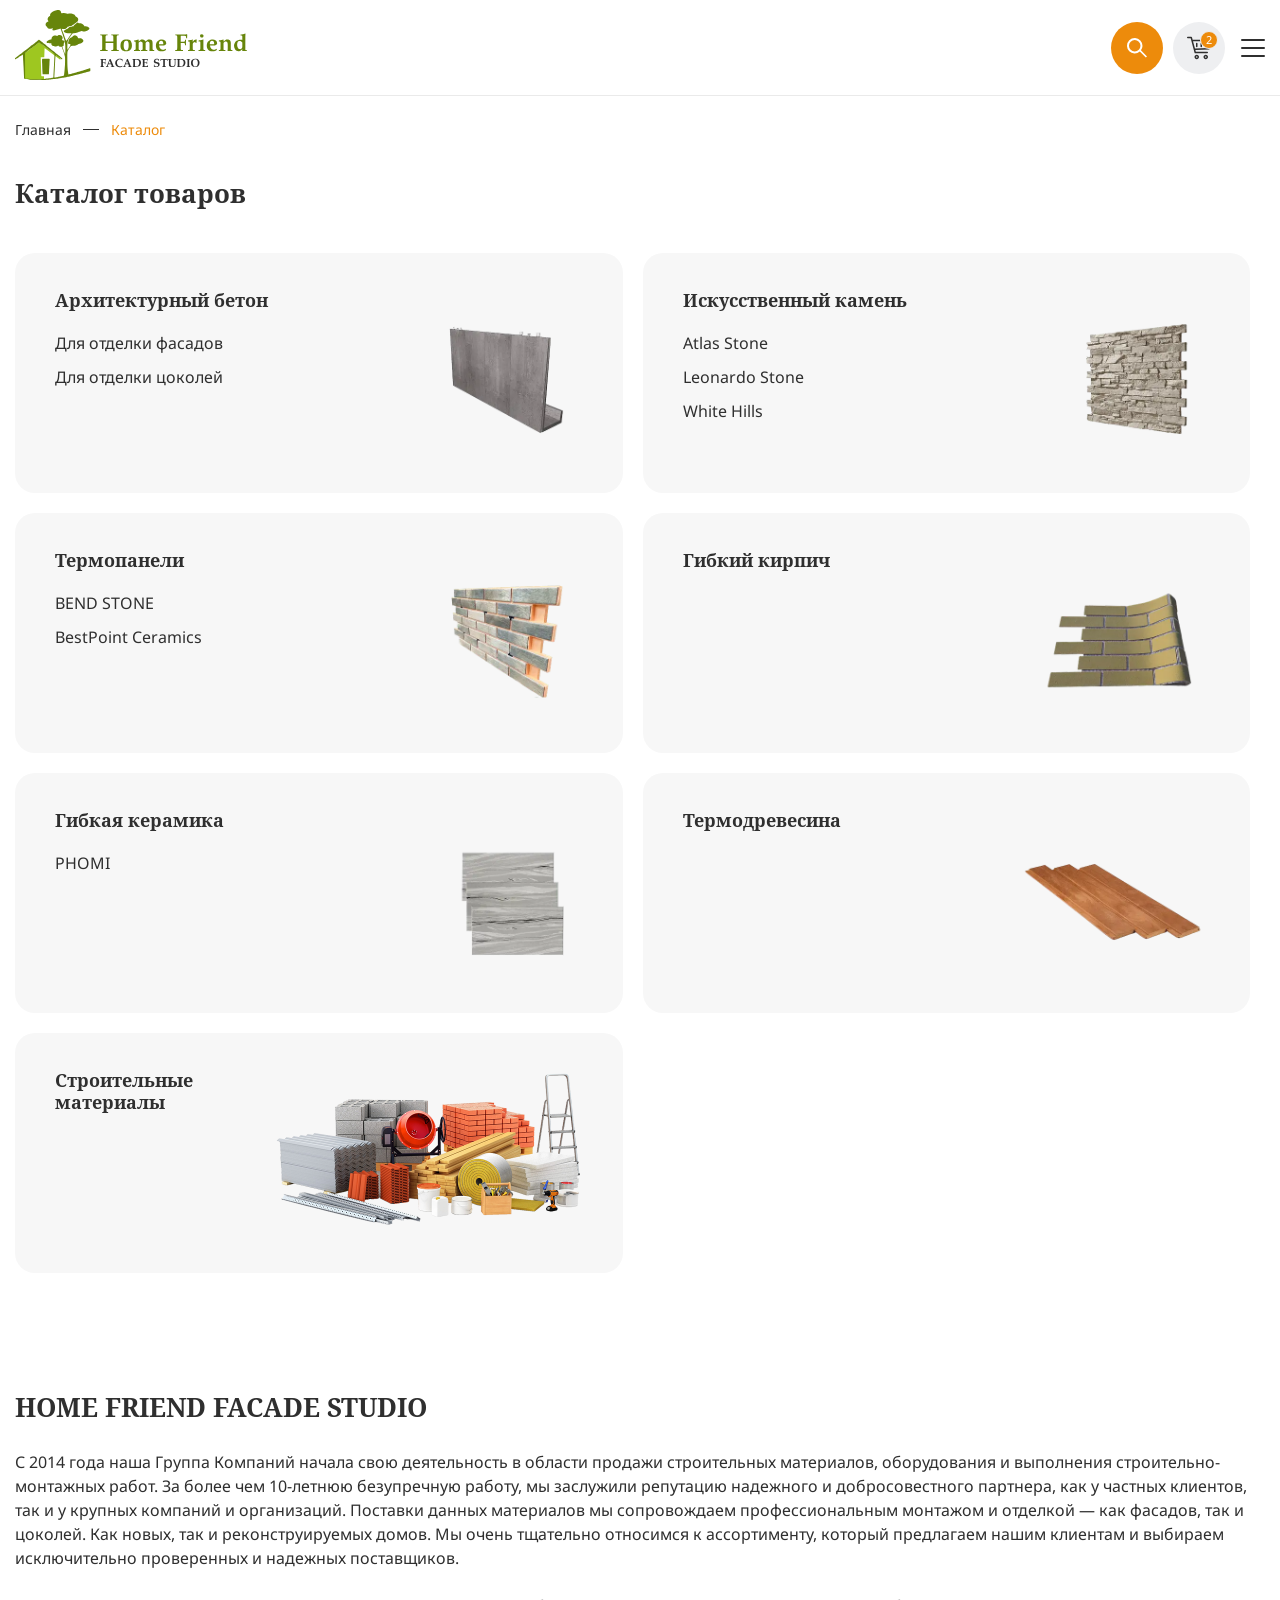
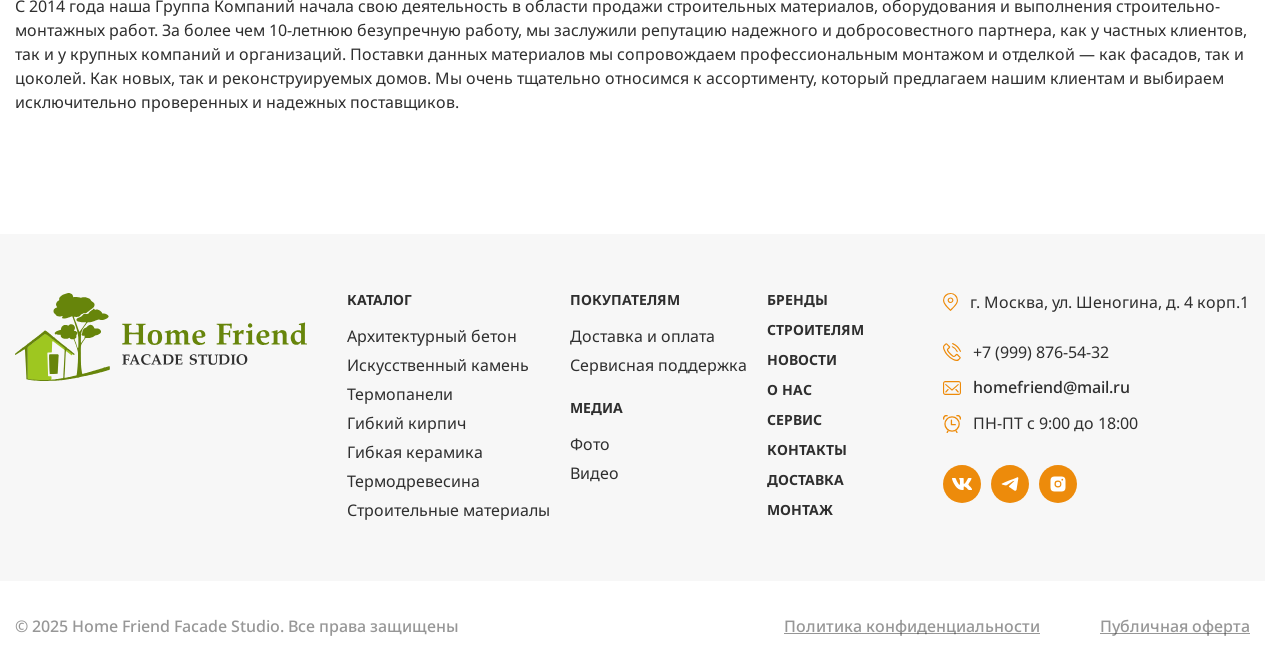
<file: catalog.html>
<!DOCTYPE html>
<html lang="ru">

	<head>
		<title>Каталог</title>
		<meta charset="utf-8">
		<meta name="viewport" content="width=device-width, initial-scale=1.0">

		<link rel="stylesheet" href="css/swiper.min.css" />
		<link rel="stylesheet" href="css/hystmodal.min.css" />
		<link rel="stylesheet" href="css/fancybox.min.css" />
		<link rel="stylesheet" href="css/styles.css?v=1749688926278" />

		<link rel="shortcut icon" type="image/x-icon" href="/favicon.ico" />
		<link rel="icon" type="image/svg+xml" href="/favicon.svg">

	</head>

	<body class="preload mp">
		<div class="main-wrapper-outer">
			<header class="header">
				<div class="container">
					<div class="header__content">
						<a href="index.html" class="header__logo">
							<img src="img/logo-home-friend.svg" alt="">
						</a>
						<div class="header__menu">
							<div class="header__body">
								<div class="header__burger-menu">
									<div class="header__top">
										<div class="contacts">
											<div class="contact">
												<div class="contact__item">
													<svg aria-hidden="true" width="15" height="18">
														<use xlink:href="img/sprite.svg#location"></use>
													</svg>
													<span>г. Москва, ул. Шеногина, д. 4 корп.1</span>
												</div>
											</div>
											<div class="contact">
												<div class="contact__item">
													<svg aria-hidden="true" width="18" height="18">
														<use xlink:href="img/sprite.svg#clock"></use>
													</svg>
													<span>ПН-ПТ с 9:00 до 18:00</span>
												</div>
												<a href="mailto:homefriend@mail.ru" class="contact__item">
													<svg aria-hidden="true" width="18" height="14">
														<use xlink:href="img/sprite.svg#email"></use>
													</svg>
													<span>homefriend@mail.ru</span>
												</a>
												<a href="tel:79998765432" class="contact__item">
													<svg aria-hidden="true" width="18" height="18">
														<use xlink:href="img/sprite.svg#phone"></use>
													</svg>
													<span>+7 (999) 876-54-32</span>
												</a>
											</div>
										</div>
										<button type="button" data-hystmodal="#modalCallback" class="btn">Заказать звонок</button>
									</div>
									<div class="header__bottom">
										<div class="header__catalog header-catalog">
											<div class="header-catalog__button">
												<a href="catalog.html" class="btn btn_primary ">
													<div class="header-catalog__icon"><span></span></div>
													<span>Каталог</span>
												</a>
											</div>
											<div class="menu__button">
												<svg aria-hidden="true" width="16" height="9">
													<use xlink:href="img/sprite.svg#chevron2"></use>
												</svg>
											</div>
											<div class="header-catalog__submenu1 submenu1">
												<ul>
													<li>
														<a class="menu__sublink1" href="catalog-detail.html">
															<span>Архитектурный бетон</span>
														</a>
														<div class="menu__button2">
															<svg aria-hidden="true" width="16" height="9">
																<use xlink:href="img/sprite.svg#chevron2"></use>
															</svg>
														</div>
														<div class="menu__submenu2">
															<button type="button" class="menu__back">
																<svg aria-hidden="true" width="16" height="9">
																	<use xlink:href="img/sprite.svg#chevron2"></use>
																</svg>
																<span>Архитектурный бетон</span>
															</button>
															<ul>
																<li>
																	<a href="#" class="menu__sublink2">
																		<span>Для отделки фасадов</span>
																		<svg aria-hidden="true" width="16" height="9">
																			<use xlink:href="img/sprite.svg#chevron2"></use>
																		</svg>
																	</a>
																</li>
																<li>
																	<a href="#" class="menu__sublink2">
																		<span>Для отделки цоколей</span>
																		<svg aria-hidden="true" width="16" height="9">
																			<use xlink:href="img/sprite.svg#chevron2"></use>
																		</svg>
																	</a>
																</li>
															</ul>
														</div>
													</li>
													<li>
														<a class="menu__sublink1" href="catalog-detail.html">
															<span>Искусственный камень</span>
														</a>
														<div class="menu__button2">
															<svg aria-hidden="true" width="16" height="9">
																<use xlink:href="img/sprite.svg#chevron2"></use>
															</svg>
														</div>
														<div class="menu__submenu2">
															<button type="button" class="menu__back">
																<svg aria-hidden="true" width="16" height="9">
																	<use xlink:href="img/sprite.svg#chevron2"></use>
																</svg>
																<span>Архитектурный бетон</span>
															</button>
															<ul>
																<li>
																	<a href="#" class="menu__sublink2">
																		<span>Для отделки фасадов</span>
																		<svg aria-hidden="true" width="16" height="9">
																			<use xlink:href="img/sprite.svg#chevron2"></use>
																		</svg>
																	</a>
																</li>
																<li>
																	<a href="#" class="menu__sublink2">
																		<span>Для отделки цоколей</span>
																		<svg aria-hidden="true" width="16" height="9">
																			<use xlink:href="img/sprite.svg#chevron2"></use>
																		</svg>
																	</a>
																</li>
															</ul>
														</div>
													</li>
													<li>
														<a class="menu__sublink1" href="catalog-detail.html">
															<span>Термопанели</span>
														</a>
														<div class="menu__button2">
															<svg aria-hidden="true" width="16" height="9">
																<use xlink:href="img/sprite.svg#chevron2"></use>
															</svg>
														</div>
														<div class="menu__submenu2">
															<button type="button" class="menu__back">
																<svg aria-hidden="true" width="16" height="9">
																	<use xlink:href="img/sprite.svg#chevron2"></use>
																</svg>
																<span>Архитектурный бетон</span>
															</button>
															<ul>
																<li>
																	<a href="#" class="menu__sublink2">
																		<span>Для отделки фасадов</span>
																		<svg aria-hidden="true" width="16" height="9">
																			<use xlink:href="img/sprite.svg#chevron2"></use>
																		</svg>
																	</a>
																</li>
																<li>
																	<a href="#" class="menu__sublink2">
																		<span>Для отделки цоколей</span>
																		<svg aria-hidden="true" width="16" height="9">
																			<use xlink:href="img/sprite.svg#chevron2"></use>
																		</svg>
																	</a>
																</li>
															</ul>
														</div>
													</li>
													<li>
														<a class="menu__sublink1" href="catalog-detail.html">
															<span>Гибкий кирпич</span>
														</a>
														<div class="menu__button2">
															<svg aria-hidden="true" width="16" height="9">
																<use xlink:href="img/sprite.svg#chevron2"></use>
															</svg>
														</div>
														<div class="menu__submenu2">
															<button type="button" class="menu__back">
																<svg aria-hidden="true" width="16" height="9">
																	<use xlink:href="img/sprite.svg#chevron2"></use>
																</svg>
																<span>Архитектурный бетон</span>
															</button>
															<ul>
																<li>
																	<a href="#" class="menu__sublink2">
																		<span>Для отделки фасадов</span>
																		<svg aria-hidden="true" width="16" height="9">
																			<use xlink:href="img/sprite.svg#chevron2"></use>
																		</svg>
																	</a>
																</li>
																<li>
																	<a href="#" class="menu__sublink2">
																		<span>Для отделки цоколей</span>
																		<svg aria-hidden="true" width="16" height="9">
																			<use xlink:href="img/sprite.svg#chevron2"></use>
																		</svg>
																	</a>
																</li>
															</ul>
														</div>
													</li>
													<li>
														<a class="menu__sublink1" href="catalog-detail.html">
															<span>Гибкая керамика</span>
														</a>
														<div class="menu__button2">
															<svg aria-hidden="true" width="16" height="9">
																<use xlink:href="img/sprite.svg#chevron2"></use>
															</svg>
														</div>
														<div class="menu__submenu2">
															<button type="button" class="menu__back">
																<svg aria-hidden="true" width="16" height="9">
																	<use xlink:href="img/sprite.svg#chevron2"></use>
																</svg>
																<span>Архитектурный бетон</span>
															</button>
															<ul>
																<li>
																	<a href="#" class="menu__sublink2">
																		<span>Для отделки фасадов</span>
																		<svg aria-hidden="true" width="16" height="9">
																			<use xlink:href="img/sprite.svg#chevron2"></use>
																		</svg>
																	</a>
																</li>
																<li>
																	<a href="#" class="menu__sublink2">
																		<span>Для отделки цоколей</span>
																		<svg aria-hidden="true" width="16" height="9">
																			<use xlink:href="img/sprite.svg#chevron2"></use>
																		</svg>
																	</a>
																</li>
															</ul>
														</div>
													</li>
													<li>
														<a class="menu__sublink1" href="catalog-detail.html">
															<span>Термодревесина</span>
														</a>
														<div class="menu__button2">
															<svg aria-hidden="true" width="16" height="9">
																<use xlink:href="img/sprite.svg#chevron2"></use>
															</svg>
														</div>
														<div class="menu__submenu2">
															<button type="button" class="menu__back">
																<svg aria-hidden="true" width="16" height="9">
																	<use xlink:href="img/sprite.svg#chevron2"></use>
																</svg>
																<span>Архитектурный бетон</span>
															</button>
															<ul>
																<li>
																	<a href="#" class="menu__sublink2">
																		<span>Для отделки фасадов</span>
																		<svg aria-hidden="true" width="16" height="9">
																			<use xlink:href="img/sprite.svg#chevron2"></use>
																		</svg>
																	</a>
																</li>
																<li>
																	<a href="#" class="menu__sublink2">
																		<span>Для отделки цоколей</span>
																		<svg aria-hidden="true" width="16" height="9">
																			<use xlink:href="img/sprite.svg#chevron2"></use>
																		</svg>
																	</a>
																</li>
															</ul>
														</div>
													</li>
													<li>
														<a class="menu__sublink1" href="catalog-detail.html">
															<span>Строительные материалы</span>
														</a>
														<div class="menu__button2">
															<svg aria-hidden="true" width="16" height="9">
																<use xlink:href="img/sprite.svg#chevron2"></use>
															</svg>
														</div>
														<div class="menu__submenu2">
															<button type="button" class="menu__back">
																<svg aria-hidden="true" width="16" height="9">
																	<use xlink:href="img/sprite.svg#chevron2"></use>
																</svg>
																<span>Архитектурный бетон</span>
															</button>
															<ul>
																<li>
																	<a href="#" class="menu__sublink2">
																		<span>Для отделки фасадов</span>
																		<svg aria-hidden="true" width="16" height="9">
																			<use xlink:href="img/sprite.svg#chevron2"></use>
																		</svg>
																	</a>
																</li>
																<li>
																	<a href="#" class="menu__sublink2">
																		<span>Для отделки цоколей</span>
																		<svg aria-hidden="true" width="16" height="9">
																			<use xlink:href="img/sprite.svg#chevron2"></use>
																		</svg>
																	</a>
																</li>
															</ul>
														</div>
													</li>
												</ul>
											</div>
										</div>
										<ul class="menu__list">
											<li class="menu__item">
												<a class="menu__link" href="brands.html">
													<span>бренды</span>
													<svg aria-hidden="true" width="16" height="9">
														<use xlink:href="img/sprite.svg#chevron2"></use>
													</svg>
												</a>
											</li>
											<li class="menu__item">
												<a class="menu__link" href="customers.html">
													<span>покупателям</span>
													<svg aria-hidden="true" width="16" height="9">
														<use xlink:href="img/sprite.svg#chevron2"></use>
													</svg>
												</a>
											</li>
											<li class="menu__item">
												<a class="menu__link" href="media.html">медиа</a>
												<div class="menu__button">
													<svg aria-hidden="true" width="16" height="9">
														<use xlink:href="img/sprite.svg#chevron2"></use>
													</svg>
												</div>
												<div class="menu__submenu1 submenu1">
													<ul>
														<li>
															<a class="menu__sublink1" href="photo.html">
																<span>Фото</span>
																<svg aria-hidden="true" width="16" height="9">
																	<use xlink:href="img/sprite.svg#chevron2"></use>
																</svg>
															</a>
														</li>
														<li>
															<a class="menu__sublink1" href="video.html">
																<span> Видео</span>
																<svg aria-hidden="true" width="16" height="9">
																	<use xlink:href="img/sprite.svg#chevron2"></use>
																</svg>
															</a>
														</li>
													</ul>
												</div>
											</li>
											<li class="menu__item">
												<a class="menu__link" href="about.html">
													<span> О нас</span>
													<svg aria-hidden="true" width="16" height="9">
														<use xlink:href="img/sprite.svg#chevron2"></use>
													</svg>
												</a>
											</li>
											<li class="menu__item">
												<a class="menu__link" href="news.html">
													<span> новости</span>
													<svg aria-hidden="true" width="16" height="9">
														<use xlink:href="img/sprite.svg#chevron2"></use>
													</svg>
												</a>
											</li>
											<li class="menu__item">
												<a class="menu__link" href="service.html">
													<span>Сервис</span>
													<svg aria-hidden="true" width="16" height="9">
														<use xlink:href="img/sprite.svg#chevron2"></use>
													</svg>
												</a>
											</li>
											<li class="menu__item">
												<a class="menu__link" href="contacts.html">
													<span>контакты</span>
													<svg aria-hidden="true" width="16" height="9">
														<use xlink:href="img/sprite.svg#chevron2"></use>
													</svg>
												</a>
											</li>
											<li class="menu__item">
												<a class="menu__link" href="delivery.html">
													<span>доставка</span>
													<svg aria-hidden="true" width="16" height="9">
														<use xlink:href="img/sprite.svg#chevron2"></use>
													</svg>
												</a>
											</li>
											<li class="menu__item">
												<a class="menu__link" href="montage.html">
													<span>монтаж</span>
													<svg aria-hidden="true" width="16" height="9">
														<use xlink:href="img/sprite.svg#chevron2"></use>
													</svg>
												</a>
											</li>
										</ul>
									</div>
								</div>
							</div>
							<div class="search">
								<button class="btn btn_primary search__button" type="button">
									<svg aria-hidden="true" width="20" height="20">
										<use xlink:href="img/sprite.svg#search1"></use>
									</svg>
									<span class="v-h">Поиск</span>
								</button>
								<div class="search__inner">
									<form action="search.php">
										<input class="search__input" placeholder="Поиск" type="text">
										<button class="btn btn_primary btn_circle" type="submit">
											<svg aria-hidden="true" width="20" height="20">
												<use xlink:href="img/sprite.svg#search1"></use>
											</svg>
											<span class="v-h">Искать</span>
										</button>
									</form>
									<div class="search__dropdown">
										<!--
              <div class="search__nofound">
                Ничего не найдено
              </div>
              -->
										<ul class="search__results">
											<li>
												<a href="#">
													<img loading="lazy" src="img/products/product1.webp" alt="">
													<span>Искусственный камень</span>
												</a>
											</li>
											<li>
												<a href="#">
													<img loading="lazy" src="img/products/product1.webp" alt="">
													<span>Искусственный камень</span>
												</a>
											</li>
											<li>
												<a href="#">
													<img loading="lazy" src="img/products/product1.webp" alt="">
													<span>Искусственный камень</span>
												</a>
											</li>
											<li>
												<a href="#">
													<span>Искусственный камень</span>
												</a>
											</li>
											<li>
												<a href="#">
													<span>Искусственный камень</span>
												</a>
											</li>
										</ul>
									</div>
								</div>
							</div>
							<a class="header__cart btn" href="cart.html">
								<svg aria-hidden="true" width="24" height="24">
									<use xlink:href="img/sprite.svg#basket1"></use>
								</svg>
								<span class="v-h">Товаров в корзине:</span>
								<span class="btn__count">2</span>
							</a>
							<button type="button" class="menu__icon icon-menu">
								<span></span>
							</button>
						</div>
					</div>
				</div>
			</header>
			<main class="main">

				<div class="breadcrumbs">
					<div class="container">
						<ul class="breadcrumbs__list">
							<li class="breadcrumbs__item">
								<a href="index.html">
									Главная
								</a>
							</li>
							<li class="breadcrumbs__item is-active">
								<span>Каталог</span>
							</li>
						</ul>
					</div>
				</div>

				<div class="heading-complex">
					<div class="container">
						<div class="heading-complex__content">
							<h1 class="title2">Каталог товаров</h1>
						</div>
					</div>
				</div>

				<div class="block-catalog block2">
					<div class="container">
						<div class="block-catalog__content">
							<div class="card-catalog">
								<div class="card-catalog__item">
									<a href="catalog-detail.html" class="card-catalog__title">Архитектурный бетон</a>
									<ul>
										<li>
											<a href="catalog-detail.html">Для отделки фасадов</a>
										</li>
										<li>
											<a href="catalog-detail.html">Для отделки цоколей</a>
										</li>
									</ul>
								</div>
								<div class="card-catalog__image">
									<img loading="lazy" src="img/catalog/catalog1.webp" alt="">
								</div>
							</div>
							<div class="card-catalog">
								<div class="card-catalog__item">
									<a href="catalog-detail.html" class="card-catalog__title">Искусственный камень</a>
									<ul>
										<li>
											<a href="catalog-detail.html">Atlas Stone</a>
										</li>
										<li>
											<a href="catalog-detail.html">Leonardo Stone</a>
										</li>
										<li>
											<a href="catalog-detail.html">White Hills</a>
										</li>
									</ul>
								</div>
								<div class="card-catalog__image">
									<img loading="lazy" src="img/catalog/catalog2.webp" alt="">
								</div>
							</div>
							<div class="card-catalog">
								<div class="card-catalog__item">
									<a href="catalog-detail.html" class="card-catalog__title">Термопанели</a>
									<ul>
										<li>
											<a href="catalog-detail.html">BEND STONE</a>
										</li>
										<li>
											<a href="catalog-detail.html">BestPoint Ceramics</a>
										</li>
									</ul>
								</div>
								<div class="card-catalog__image">
									<img loading="lazy" src="img/catalog/catalog3.webp" alt="">
								</div>
							</div>
							<div class="card-catalog">
								<div class="card-catalog__item">
									<a href="catalog-detail.html" class="card-catalog__title">Гибкий кирпич</a>
								</div>
								<div class="card-catalog__image">
									<img loading="lazy" src="img/catalog/catalog4.webp" alt="">
								</div>
							</div>
							<div class="card-catalog">
								<div class="card-catalog__item">
									<a href="catalog-detail.html" class="card-catalog__title">Гибкая керамика</a>
									<ul>
										<li>
											<a href="catalog-detail.html">PHOMI</a>
										</li>
									</ul>
								</div>
								<div class="card-catalog__image">
									<img loading="lazy" src="img/catalog/catalog5.webp" alt="">
								</div>
							</div>
							<div class="card-catalog">
								<div class="card-catalog__item">
									<a href="catalog-detail.html" class="card-catalog__title">Термодревесина</a>
								</div>
								<div class="card-catalog__image">
									<img loading="lazy" src="img/catalog/catalog6.webp" alt="">
								</div>
							</div>
							<div class="card-catalog">
								<div class="card-catalog__item">
									<a href="catalog-detail.html" class="card-catalog__title">Строительные материалы</a>
								</div>
								<div class="card-catalog__image">
									<img loading="lazy" src="img/catalog/catalog13.webp" alt="">
								</div>
							</div>
						</div>
					</div>
				</div>

				<section class="block2">
					<div class="container">
						<div class="descr">
							<h2 class="title2">
								Home Friend FACADE STUDIO
							</h2>
							<p>
								С 2014 года наша Группа Компаний начала свою деятельность в области продажи строительных материалов,
								оборудования и выполнения строительно-монтажных работ.
								За более чем 10-летнюю безупречную работу, мы заслужили репутацию надежного и добросовестного партнера,
								как у частных клиентов, так и у крупных компаний
								и организаций. Поставки данных материалов мы сопровождаем профессиональным монтажом и отделкой — как
								фасадов, так и цоколей. Как новых, так и реконструируемых домов. Мы очень тщательно относимся к
								ассортименту, который предлагаем нашим клиентам и выбираем исключительно проверенных и надежных
								поставщиков.
							</p>
							<p>
								С 2014 года наша Группа Компаний начала свою деятельность в области продажи строительных материалов,
								оборудования и выполнения строительно-монтажных работ.
								За более чем 10-летнюю безупречную работу, мы заслужили репутацию надежного и добросовестного партнера,
								как у частных клиентов, так и у крупных компаний
								и организаций. Поставки данных материалов мы сопровождаем профессиональным монтажом и отделкой — как
								фасадов, так и цоколей. Как новых, так и реконструируемых домов. Мы очень тщательно относимся к
								ассортименту, который предлагаем нашим клиентам и выбираем исключительно проверенных и надежных
								поставщиков.
							</p>
						</div>
					</div>
				</section>

			</main>
			<footer class="footer">
				<div class="footer__top top-footer">
					<div class="container">
						<div class="top-footer__content">
							<a href="index.html" class="top-footer__logo">
								<img loading="lazy" src="img/logo-home-friend.svg" alt="">
							</a>
							<div class="top-footer__menu">
								<div class="top-footer__column">
									<div class="top-footer__row">
										<a href="catalog.html" class="top-footer__title">каталог</a>
										<ul>
											<li>
												<a href="catalog-detail.html">
													Архитектурный бетон
												</a>
											</li>
											<li>
												<a href="catalog-detail.html">
													Искусственный камень
												</a>
											</li>
											<li>
												<a href="catalog-detail.html">Термопанели</a>
											</li>
											<li>
												<a href="catalog-detail.html">Гибкий кирпич</a>
											</li>
											<li>
												<a href="catalog-detail.html">Гибкая керамика</a>
											</li>
											<li>
												<a href="catalog-detail.html">Термодревесина</a>
											</li>
											<li>
												<a href="catalog-detail.html">
													Строительные материалы
												</a>
											</li>
										</ul>
									</div>
								</div>
								<div class="top-footer__column">
									<div class="top-footer__row">
										<a href="customers.html" class="top-footer__title">покупателям</a>
										<ul>
											<li>
												<a href="delivery.html">
													Доставка и оплата
												</a>
											</li>
											<li>
												<a href="service.html">
													Сервисная поддержка
												</a>
											</li>
										</ul>
									</div>
									<div class="top-footer__row">
										<a href="media.html" class="top-footer__title">медиа</a>
										<ul>
											<li>
												<a href="photo.html">
													Фото
												</a>
											</li>
											<li>
												<a href="video.html">
													Видео
												</a>
											</li>
										</ul>
									</div>
								</div>
								<div class="top-footer__column">
									<div class="top-footer__row">
										<a href="brands.html" class="top-footer__title">бренды</a>
										<a href="builders.html" class="top-footer__title">строителям</a>
										<a href="news.html" class="top-footer__title">новости</a>
										<a href="about.html" class="top-footer__title">О нас</a>
										<a href="service.html" class="top-footer__title">Сервис</a>
										<a href="contacts.html" class="top-footer__title">контакты</a>
										<a href="delivery.html" class="top-footer__title">доставка</a>
										<a href="montage.html" class="top-footer__title">монтаж</a>
									</div>
								</div>
							</div>
							<div class="contacts">
								<div class="contact">
									<div class="contact__item">
										<svg aria-hidden="true" width="15" height="18">
											<use xlink:href="img/sprite.svg#location"></use>
										</svg>
										<span>г. Москва, ул. Шеногина, д. 4 корп.1</span>
									</div>
								</div>
								<div class="contact">
									<a href="tel:79998765432" class="contact__item">
										<svg aria-hidden="true" width="18" height="18">
											<use xlink:href="img/sprite.svg#phone"></use>
										</svg>
										<span>+7 (999) 876-54-32</span>
									</a>
									<a href="mailto:homefriend@mail.ru" class="contact__item email">
										<svg aria-hidden="true" width="18" height="14">
											<use xlink:href="img/sprite.svg#email"></use>
										</svg>
										<span>homefriend@mail.ru</span>
									</a>
									<div class="contact__item">
										<svg aria-hidden="true" width="18" height="18">
											<use xlink:href="img/sprite.svg#clock"></use>
										</svg>
										<span>ПН-ПТ с 9:00 до 18:00</span>
									</div>
								</div>
								<div class="socials">
									<a href="#" class="social">
										<svg aria-hidden="true" width="20" height="12">
											<use xlink:href="img/sprite.svg#vk"></use>
										</svg>
									</a>
									<a href="#" class="social">
										<svg aria-hidden="true" width="18" height="14">
											<use xlink:href="img/sprite.svg#telegram"></use>
										</svg>
									</a>
									<a href="#" class="social">
										<svg aria-hidden="true" width="16" height="16">
											<use xlink:href="img/sprite.svg#instagram"></use>
										</svg>
									</a>
								</div>
							</div>
						</div>
					</div>
				</div>
				<div class="footer__bottom bottom-footer">
					<div class="container">
						<div class="bottom-footer__content">
							<div class="bottom-footer__copy">
								© 2025 Home Friend Facade Studio. Все права защищены
							</div>
							<div class="bottom-footer__column">
								<a href="policy.html">Политика конфиденциальности</a>
								<a href="#">Публичная оферта</a>
							</div>
						</div>
					</div>
				</div>
			</footer>
		</div>
		<div class="hystmodal" id="modalCallback" aria-hidden="true">
			<div class="hystmodal__wrap">
				<div class="hystmodal__window" role="dialog" aria-modal="true">
					<div class="hystmodal__inner">
						<div class="hystmodal__top">
							<div class="hystmodal__title">Закажите звонок</div>
							<div class="hystmodal__description textblock">
								Наши специалисты свяжуться с Вами в ближайшее время
							</div>
						</div>
						<form data-validate action="feedback.php">
							<div class="form-grid1">
								<div class="form-grid1__row">
									<div class="form-group form-group1">
										<input class="field-input1" id="feedback_name" name="feedback_name" placeholder="" type="text" required>
										<label for="feedback_name" class="form-group1__placeholder form-group1__placeholder_req">ФИО</label>
									</div>
								</div>
								<div class="form-grid1__row">
									<div class="form-group form-group1">
										<input class="field-input1" data-type="phone" data-mask="phone" id="feedback_phone" name="feedback_phone" placeholder=" " type="text" required>
										<label for="feedback_phone" class="form-group1__placeholder form-group1__placeholder_req"><span>+7</span>
											(999)-99-99</label>
									</div>
								</div>
								<div class="form-grid1__buttons">
									<button class="btn btn_primary" type="submit">
										<span>Заказать звонок</span>
									</button>
									<div class="textblock1 textblock1_small">
										Нажимая на кнопку «Заказать звонок», Вы соглашаетесь
										на <a href="#">обработку персональных данных</a> и с <a href="#">публичной офертой</a>
									</div>
								</div>
							</div>
						</form>
					</div>
					<button data-hystclose class="hystmodal__close">
						<svg aria-hidden="true" width="20" height="20">
							<use xlink:href="img/sprite.svg#close1"></use>
						</svg>
						<span class="v-h">Закрыть</span>
					</button>
				</div>
			</div>
		</div>
		<script src="js/jquery-3.7.0.min.js"></script>
		<script src="js/swiper-10.2.0.min.js"></script>
		<script src="js/hystmodal.min.js"></script>
		<script src="js/dragscroll.min.js"></script>
		<script src="js/overlayscrollbars-2.3.0.min.js"></script>
		<script src="js/imask.min.js"></script>
		<script src="js/jquery.validate.min.js"></script>
		<script src="js/tom-select.complete.min.js"></script>
		<script src="js/fancybox.umd.js"></script>
		<script src="js/popper.min.js"></script>
		<script src="js/tippy-bundle.umd.min.js"></script>
		<script src="js/dragscroll.min.js"></script>
		<script src="js/nouislider.min.js"></script>
		<script src="js/wNumb.min.js"></script>
		<script src="js/scripts.js?v=1749688926278"></script>
	</body>

</html>
</file>
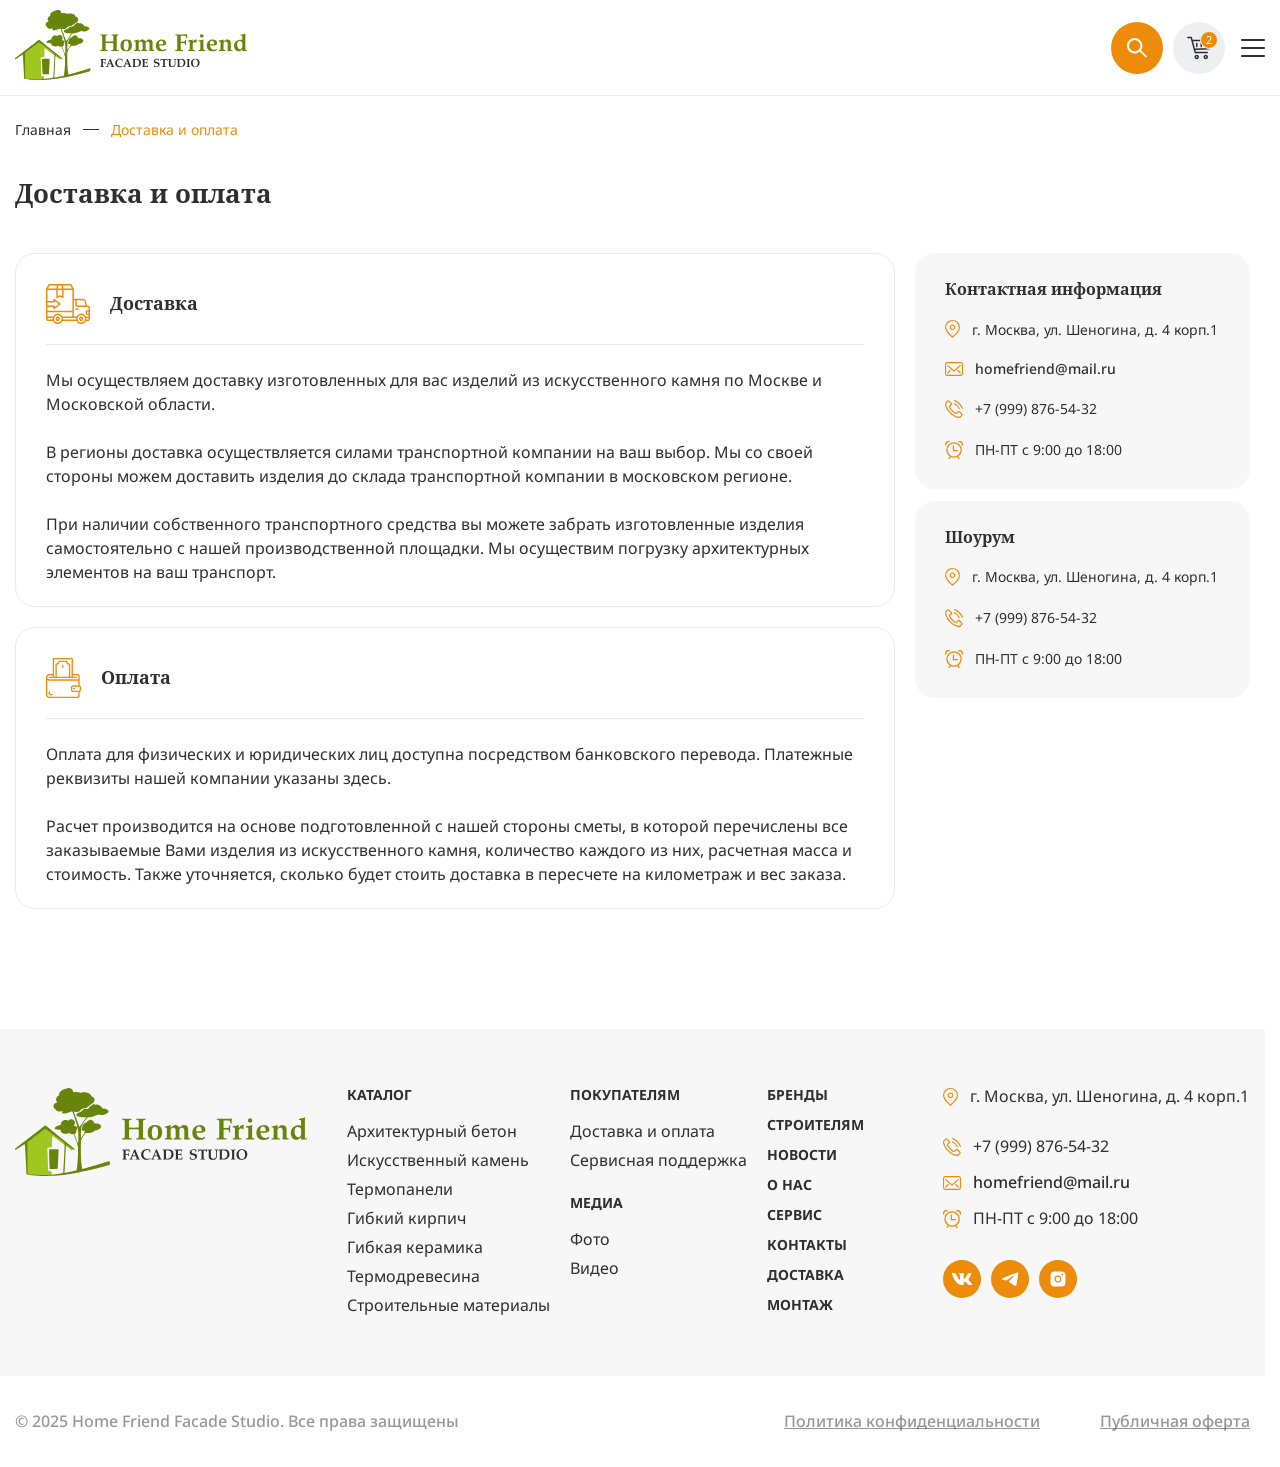
<file: delivery.html>
<!DOCTYPE html>
<html lang="ru">

	<head>
		<title>Доставка и оплата</title>
		<meta charset="utf-8">
		<meta name="viewport" content="width=device-width, initial-scale=1.0">

		<link rel="stylesheet" href="css/swiper.min.css" />
		<link rel="stylesheet" href="css/hystmodal.min.css" />
		<link rel="stylesheet" href="css/fancybox.min.css" />
		<link rel="stylesheet" href="css/styles.css?v=1749688926278" />

		<link rel="shortcut icon" type="image/x-icon" href="/favicon.ico" />
		<link rel="icon" type="image/svg+xml" href="/favicon.svg">

	</head>

	<body class="preload mp">
		<div class="main-wrapper-outer">
			<header class="header">
				<div class="container">
					<div class="header__content">
						<a href="index.html" class="header__logo">
							<img src="img/logo-home-friend.svg" alt="">
						</a>
						<div class="header__menu">
							<div class="header__body">
								<div class="header__burger-menu">
									<div class="header__top">
										<div class="contacts">
											<div class="contact">
												<div class="contact__item">
													<svg aria-hidden="true" width="15" height="18">
														<use xlink:href="img/sprite.svg#location"></use>
													</svg>
													<span>г. Москва, ул. Шеногина, д. 4 корп.1</span>
												</div>
											</div>
											<div class="contact">
												<div class="contact__item">
													<svg aria-hidden="true" width="18" height="18">
														<use xlink:href="img/sprite.svg#clock"></use>
													</svg>
													<span>ПН-ПТ с 9:00 до 18:00</span>
												</div>
												<a href="mailto:homefriend@mail.ru" class="contact__item">
													<svg aria-hidden="true" width="18" height="14">
														<use xlink:href="img/sprite.svg#email"></use>
													</svg>
													<span>homefriend@mail.ru</span>
												</a>
												<a href="tel:79998765432" class="contact__item">
													<svg aria-hidden="true" width="18" height="18">
														<use xlink:href="img/sprite.svg#phone"></use>
													</svg>
													<span>+7 (999) 876-54-32</span>
												</a>
											</div>
										</div>
										<button type="button" data-hystmodal="#modalCallback" class="btn">Заказать звонок</button>
									</div>
									<div class="header__bottom">
										<div class="header__catalog header-catalog">
											<div class="header-catalog__button">
												<a href="catalog.html" class="btn btn_primary ">
													<div class="header-catalog__icon"><span></span></div>
													<span>Каталог</span>
												</a>
											</div>
											<div class="menu__button">
												<svg aria-hidden="true" width="16" height="9">
													<use xlink:href="img/sprite.svg#chevron2"></use>
												</svg>
											</div>
											<div class="header-catalog__submenu1 submenu1">
												<ul>
													<li>
														<a class="menu__sublink1" href="catalog-detail.html">
															<span>Архитектурный бетон</span>
														</a>
														<div class="menu__button2">
															<svg aria-hidden="true" width="16" height="9">
																<use xlink:href="img/sprite.svg#chevron2"></use>
															</svg>
														</div>
														<div class="menu__submenu2">
															<button type="button" class="menu__back">
																<svg aria-hidden="true" width="16" height="9">
																	<use xlink:href="img/sprite.svg#chevron2"></use>
																</svg>
																<span>Архитектурный бетон</span>
															</button>
															<ul>
																<li>
																	<a href="#" class="menu__sublink2">
																		<span>Для отделки фасадов</span>
																		<svg aria-hidden="true" width="16" height="9">
																			<use xlink:href="img/sprite.svg#chevron2"></use>
																		</svg>
																	</a>
																</li>
																<li>
																	<a href="#" class="menu__sublink2">
																		<span>Для отделки цоколей</span>
																		<svg aria-hidden="true" width="16" height="9">
																			<use xlink:href="img/sprite.svg#chevron2"></use>
																		</svg>
																	</a>
																</li>
															</ul>
														</div>
													</li>
													<li>
														<a class="menu__sublink1" href="catalog-detail.html">
															<span>Искусственный камень</span>
														</a>
														<div class="menu__button2">
															<svg aria-hidden="true" width="16" height="9">
																<use xlink:href="img/sprite.svg#chevron2"></use>
															</svg>
														</div>
														<div class="menu__submenu2">
															<button type="button" class="menu__back">
																<svg aria-hidden="true" width="16" height="9">
																	<use xlink:href="img/sprite.svg#chevron2"></use>
																</svg>
																<span>Архитектурный бетон</span>
															</button>
															<ul>
																<li>
																	<a href="#" class="menu__sublink2">
																		<span>Для отделки фасадов</span>
																		<svg aria-hidden="true" width="16" height="9">
																			<use xlink:href="img/sprite.svg#chevron2"></use>
																		</svg>
																	</a>
																</li>
																<li>
																	<a href="#" class="menu__sublink2">
																		<span>Для отделки цоколей</span>
																		<svg aria-hidden="true" width="16" height="9">
																			<use xlink:href="img/sprite.svg#chevron2"></use>
																		</svg>
																	</a>
																</li>
															</ul>
														</div>
													</li>
													<li>
														<a class="menu__sublink1" href="catalog-detail.html">
															<span>Термопанели</span>
														</a>
														<div class="menu__button2">
															<svg aria-hidden="true" width="16" height="9">
																<use xlink:href="img/sprite.svg#chevron2"></use>
															</svg>
														</div>
														<div class="menu__submenu2">
															<button type="button" class="menu__back">
																<svg aria-hidden="true" width="16" height="9">
																	<use xlink:href="img/sprite.svg#chevron2"></use>
																</svg>
																<span>Архитектурный бетон</span>
															</button>
															<ul>
																<li>
																	<a href="#" class="menu__sublink2">
																		<span>Для отделки фасадов</span>
																		<svg aria-hidden="true" width="16" height="9">
																			<use xlink:href="img/sprite.svg#chevron2"></use>
																		</svg>
																	</a>
																</li>
																<li>
																	<a href="#" class="menu__sublink2">
																		<span>Для отделки цоколей</span>
																		<svg aria-hidden="true" width="16" height="9">
																			<use xlink:href="img/sprite.svg#chevron2"></use>
																		</svg>
																	</a>
																</li>
															</ul>
														</div>
													</li>
													<li>
														<a class="menu__sublink1" href="catalog-detail.html">
															<span>Гибкий кирпич</span>
														</a>
														<div class="menu__button2">
															<svg aria-hidden="true" width="16" height="9">
																<use xlink:href="img/sprite.svg#chevron2"></use>
															</svg>
														</div>
														<div class="menu__submenu2">
															<button type="button" class="menu__back">
																<svg aria-hidden="true" width="16" height="9">
																	<use xlink:href="img/sprite.svg#chevron2"></use>
																</svg>
																<span>Архитектурный бетон</span>
															</button>
															<ul>
																<li>
																	<a href="#" class="menu__sublink2">
																		<span>Для отделки фасадов</span>
																		<svg aria-hidden="true" width="16" height="9">
																			<use xlink:href="img/sprite.svg#chevron2"></use>
																		</svg>
																	</a>
																</li>
																<li>
																	<a href="#" class="menu__sublink2">
																		<span>Для отделки цоколей</span>
																		<svg aria-hidden="true" width="16" height="9">
																			<use xlink:href="img/sprite.svg#chevron2"></use>
																		</svg>
																	</a>
																</li>
															</ul>
														</div>
													</li>
													<li>
														<a class="menu__sublink1" href="catalog-detail.html">
															<span>Гибкая керамика</span>
														</a>
														<div class="menu__button2">
															<svg aria-hidden="true" width="16" height="9">
																<use xlink:href="img/sprite.svg#chevron2"></use>
															</svg>
														</div>
														<div class="menu__submenu2">
															<button type="button" class="menu__back">
																<svg aria-hidden="true" width="16" height="9">
																	<use xlink:href="img/sprite.svg#chevron2"></use>
																</svg>
																<span>Архитектурный бетон</span>
															</button>
															<ul>
																<li>
																	<a href="#" class="menu__sublink2">
																		<span>Для отделки фасадов</span>
																		<svg aria-hidden="true" width="16" height="9">
																			<use xlink:href="img/sprite.svg#chevron2"></use>
																		</svg>
																	</a>
																</li>
																<li>
																	<a href="#" class="menu__sublink2">
																		<span>Для отделки цоколей</span>
																		<svg aria-hidden="true" width="16" height="9">
																			<use xlink:href="img/sprite.svg#chevron2"></use>
																		</svg>
																	</a>
																</li>
															</ul>
														</div>
													</li>
													<li>
														<a class="menu__sublink1" href="catalog-detail.html">
															<span>Термодревесина</span>
														</a>
														<div class="menu__button2">
															<svg aria-hidden="true" width="16" height="9">
																<use xlink:href="img/sprite.svg#chevron2"></use>
															</svg>
														</div>
														<div class="menu__submenu2">
															<button type="button" class="menu__back">
																<svg aria-hidden="true" width="16" height="9">
																	<use xlink:href="img/sprite.svg#chevron2"></use>
																</svg>
																<span>Архитектурный бетон</span>
															</button>
															<ul>
																<li>
																	<a href="#" class="menu__sublink2">
																		<span>Для отделки фасадов</span>
																		<svg aria-hidden="true" width="16" height="9">
																			<use xlink:href="img/sprite.svg#chevron2"></use>
																		</svg>
																	</a>
																</li>
																<li>
																	<a href="#" class="menu__sublink2">
																		<span>Для отделки цоколей</span>
																		<svg aria-hidden="true" width="16" height="9">
																			<use xlink:href="img/sprite.svg#chevron2"></use>
																		</svg>
																	</a>
																</li>
															</ul>
														</div>
													</li>
													<li>
														<a class="menu__sublink1" href="catalog-detail.html">
															<span>Строительные материалы</span>
														</a>
														<div class="menu__button2">
															<svg aria-hidden="true" width="16" height="9">
																<use xlink:href="img/sprite.svg#chevron2"></use>
															</svg>
														</div>
														<div class="menu__submenu2">
															<button type="button" class="menu__back">
																<svg aria-hidden="true" width="16" height="9">
																	<use xlink:href="img/sprite.svg#chevron2"></use>
																</svg>
																<span>Архитектурный бетон</span>
															</button>
															<ul>
																<li>
																	<a href="#" class="menu__sublink2">
																		<span>Для отделки фасадов</span>
																		<svg aria-hidden="true" width="16" height="9">
																			<use xlink:href="img/sprite.svg#chevron2"></use>
																		</svg>
																	</a>
																</li>
																<li>
																	<a href="#" class="menu__sublink2">
																		<span>Для отделки цоколей</span>
																		<svg aria-hidden="true" width="16" height="9">
																			<use xlink:href="img/sprite.svg#chevron2"></use>
																		</svg>
																	</a>
																</li>
															</ul>
														</div>
													</li>
												</ul>
											</div>
										</div>
										<ul class="menu__list">
											<li class="menu__item">
												<a class="menu__link" href="brands.html">
													<span>бренды</span>
													<svg aria-hidden="true" width="16" height="9">
														<use xlink:href="img/sprite.svg#chevron2"></use>
													</svg>
												</a>
											</li>
											<li class="menu__item">
												<a class="menu__link" href="customers.html">
													<span>покупателям</span>
													<svg aria-hidden="true" width="16" height="9">
														<use xlink:href="img/sprite.svg#chevron2"></use>
													</svg>
												</a>
											</li>
											<li class="menu__item">
												<a class="menu__link" href="media.html">медиа</a>
												<div class="menu__button">
													<svg aria-hidden="true" width="16" height="9">
														<use xlink:href="img/sprite.svg#chevron2"></use>
													</svg>
												</div>
												<div class="menu__submenu1 submenu1">
													<ul>
														<li>
															<a class="menu__sublink1" href="photo.html">
																<span>Фото</span>
																<svg aria-hidden="true" width="16" height="9">
																	<use xlink:href="img/sprite.svg#chevron2"></use>
																</svg>
															</a>
														</li>
														<li>
															<a class="menu__sublink1" href="video.html">
																<span> Видео</span>
																<svg aria-hidden="true" width="16" height="9">
																	<use xlink:href="img/sprite.svg#chevron2"></use>
																</svg>
															</a>
														</li>
													</ul>
												</div>
											</li>
											<li class="menu__item">
												<a class="menu__link" href="about.html">
													<span> О нас</span>
													<svg aria-hidden="true" width="16" height="9">
														<use xlink:href="img/sprite.svg#chevron2"></use>
													</svg>
												</a>
											</li>
											<li class="menu__item">
												<a class="menu__link" href="news.html">
													<span> новости</span>
													<svg aria-hidden="true" width="16" height="9">
														<use xlink:href="img/sprite.svg#chevron2"></use>
													</svg>
												</a>
											</li>
											<li class="menu__item">
												<a class="menu__link" href="service.html">
													<span>Сервис</span>
													<svg aria-hidden="true" width="16" height="9">
														<use xlink:href="img/sprite.svg#chevron2"></use>
													</svg>
												</a>
											</li>
											<li class="menu__item">
												<a class="menu__link" href="contacts.html">
													<span>контакты</span>
													<svg aria-hidden="true" width="16" height="9">
														<use xlink:href="img/sprite.svg#chevron2"></use>
													</svg>
												</a>
											</li>
											<li class="menu__item">
												<a class="menu__link" href="delivery.html">
													<span>доставка</span>
													<svg aria-hidden="true" width="16" height="9">
														<use xlink:href="img/sprite.svg#chevron2"></use>
													</svg>
												</a>
											</li>
											<li class="menu__item">
												<a class="menu__link" href="montage.html">
													<span>монтаж</span>
													<svg aria-hidden="true" width="16" height="9">
														<use xlink:href="img/sprite.svg#chevron2"></use>
													</svg>
												</a>
											</li>
										</ul>
									</div>
								</div>
							</div>
							<div class="search">
								<button class="btn btn_primary search__button" type="button">
									<svg aria-hidden="true" width="20" height="20">
										<use xlink:href="img/sprite.svg#search1"></use>
									</svg>
									<span class="v-h">Поиск</span>
								</button>
								<div class="search__inner">
									<form action="search.php">
										<input class="search__input" placeholder="Поиск" type="text">
										<button class="btn btn_primary btn_circle" type="submit">
											<svg aria-hidden="true" width="20" height="20">
												<use xlink:href="img/sprite.svg#search1"></use>
											</svg>
											<span class="v-h">Искать</span>
										</button>
									</form>
									<div class="search__dropdown">
										<!--
              <div class="search__nofound">
                Ничего не найдено
              </div>
              -->
										<ul class="search__results">
											<li>
												<a href="#">
													<img loading="lazy" src="img/products/product1.webp" alt="">
													<span>Искусственный камень</span>
												</a>
											</li>
											<li>
												<a href="#">
													<img loading="lazy" src="img/products/product1.webp" alt="">
													<span>Искусственный камень</span>
												</a>
											</li>
											<li>
												<a href="#">
													<img loading="lazy" src="img/products/product1.webp" alt="">
													<span>Искусственный камень</span>
												</a>
											</li>
											<li>
												<a href="#">
													<span>Искусственный камень</span>
												</a>
											</li>
											<li>
												<a href="#">
													<span>Искусственный камень</span>
												</a>
											</li>
										</ul>
									</div>
								</div>
							</div>
							<a class="header__cart btn" href="cart.html">
								<svg aria-hidden="true" width="24" height="24">
									<use xlink:href="img/sprite.svg#basket1"></use>
								</svg>
								<span class="v-h">Товаров в корзине:</span>
								<span class="btn__count">2</span>
							</a>
							<button type="button" class="menu__icon icon-menu">
								<span></span>
							</button>
						</div>
					</div>
				</div>
			</header>
			<main class="main">

				<div class="breadcrumbs">
					<div class="container">
						<ul class="breadcrumbs__list">
							<li class="breadcrumbs__item">
								<a href="index.html">
									Главная
								</a>
							</li>
							<li class="breadcrumbs__item is-active">
								<span>Доставка и оплата</span>
							</li>
						</ul>
					</div>
				</div>

				<div class="heading-complex">
					<div class="container">
						<div class="heading-complex__content">
							<h1 class="title2">Доставка и оплата</h1>
						</div>
					</div>
				</div>

				<div class="block-delivery block2">
					<div class="container">
						<div class="block-delivery__content">
							<div class="block-delivery__left">
								<div class="block-delivery__body">
									<div class="block-delivery__column">
										<div class="block-delivery__header">
											<svg aria-hidden="true" width="44" height="40">
												<use xlink:href="img/sprite.svg#delivery-icon1"></use>
											</svg>
											<span>Доставка</span>
										</div>
										<div class="descr">
											<p>
												Мы осуществляем доставку изготовленных для вас изделий из искусственного
												камня по Москве и Московской области.
											</p>
											<p>
												В регионы доставка осуществляется силами транспортной компании на ваш
												выбор.
												Мы со своей стороны можем доставить изделия до склада транспортной
												компании
												в московском регионе.
											</p>
											<p>
												При наличии собственного транспортного средства вы можете забрать
												изготовленные изделия самостоятельно с нашей производственной площадки.
												Мы
												осуществим погрузку архитектурных элементов на ваш транспорт.
											</p>
										</div>
									</div>
									<div class="block-delivery__column">
										<div class="block-delivery__header">
											<svg aria-hidden="true" width="35" height="40">
												<use xlink:href="img/sprite.svg#delivery-icon2"></use>
											</svg>
											<span>Оплата</span>
										</div>
										<div class="descr">
											<p>
												Оплата для физических и юридических лиц доступна посредством банковского
												перевода. Платежные реквизиты нашей компании указаны <a href="#">здесь</a>.
											</p>
											<p>
												Расчет производится на основе подготовленной с нашей стороны сметы, в
												которой перечислены все заказываемые Вами изделия из искусственного
												камня, количество каждого из них, расчетная масса и стоимость. Также
												уточняется, сколько будет стоить доставка в пересчете на километраж и
												вес заказа.
											</p>
										</div>
									</div>
								</div>
							</div>
							<div class="block-delivery__right">
								<div class="block-delivery__contacts-info">
									<div class="contacts-info__item">
										<div class="contacts-info__name">
											Контактная информация
										</div>
										<div class="contact">
											<div class="contact__item">
												<svg aria-hidden="true" width="15" height="18">
													<use xlink:href="img/sprite.svg#location"></use>
												</svg>
												<span>г.&nbsp;Москва, ул.&nbsp;Шеногина, д.&nbsp;4 корп.1</span>
											</div>
											<a href="mailto:homefriend@mail.ru" class="contact__item email">
												<svg aria-hidden="true" width="18" height="14">
													<use xlink:href="img/sprite.svg#email"></use>
												</svg>
												<span>homefriend@mail.ru</span>
											</a>
											<a href="tel:79998765432" class="contact__item">
												<svg aria-hidden="true" width="18" height="18">
													<use xlink:href="img/sprite.svg#phone"></use>
												</svg>
												<span>+7 (999) 876-54-32</span>
											</a>
											<div class="contact__item">
												<svg aria-hidden="true" width="18" height="18">
													<use xlink:href="img/sprite.svg#clock"></use>
												</svg>
												<span>ПН-ПТ с 9:00 до 18:00</span>
											</div>
										</div>
									</div>
									<div class="contacts-info__item">
										<div class="contacts-info__name">
											Шоурум
										</div>
										<div class="contact">
											<div class="contact__item">
												<svg aria-hidden="true" width="15" height="18">
													<use xlink:href="img/sprite.svg#location"></use>
												</svg>
												<span>г.&nbsp;Москва, ул.&nbsp;Шеногина, д.&nbsp;4 корп.1</span>
											</div>
											<a href="tel:79998765432" class="contact__item">
												<svg aria-hidden="true" width="18" height="18">
													<use xlink:href="img/sprite.svg#phone"></use>
												</svg>
												<span>+7 (999) 876-54-32</span>
											</a>
											<div class="contact__item">
												<svg aria-hidden="true" width="18" height="18">
													<use xlink:href="img/sprite.svg#clock"></use>
												</svg>
												<span>ПН-ПТ с 9:00 до 18:00</span>
											</div>
										</div>
									</div>
								</div>
							</div>
						</div>
					</div>
				</div>

			</main>
			<footer class="footer">
				<div class="footer__top top-footer">
					<div class="container">
						<div class="top-footer__content">
							<a href="index.html" class="top-footer__logo">
								<img loading="lazy" src="img/logo-home-friend.svg" alt="">
							</a>
							<div class="top-footer__menu">
								<div class="top-footer__column">
									<div class="top-footer__row">
										<a href="catalog.html" class="top-footer__title">каталог</a>
										<ul>
											<li>
												<a href="catalog-detail.html">
													Архитектурный бетон
												</a>
											</li>
											<li>
												<a href="catalog-detail.html">
													Искусственный камень
												</a>
											</li>
											<li>
												<a href="catalog-detail.html">Термопанели</a>
											</li>
											<li>
												<a href="catalog-detail.html">Гибкий кирпич</a>
											</li>
											<li>
												<a href="catalog-detail.html">Гибкая керамика</a>
											</li>
											<li>
												<a href="catalog-detail.html">Термодревесина</a>
											</li>
											<li>
												<a href="catalog-detail.html">
													Строительные материалы
												</a>
											</li>
										</ul>
									</div>
								</div>
								<div class="top-footer__column">
									<div class="top-footer__row">
										<a href="customers.html" class="top-footer__title">покупателям</a>
										<ul>
											<li>
												<a href="delivery.html">
													Доставка и оплата
												</a>
											</li>
											<li>
												<a href="service.html">
													Сервисная поддержка
												</a>
											</li>
										</ul>
									</div>
									<div class="top-footer__row">
										<a href="media.html" class="top-footer__title">медиа</a>
										<ul>
											<li>
												<a href="photo.html">
													Фото
												</a>
											</li>
											<li>
												<a href="video.html">
													Видео
												</a>
											</li>
										</ul>
									</div>
								</div>
								<div class="top-footer__column">
									<div class="top-footer__row">
										<a href="brands.html" class="top-footer__title">бренды</a>
										<a href="builders.html" class="top-footer__title">строителям</a>
										<a href="news.html" class="top-footer__title">новости</a>
										<a href="about.html" class="top-footer__title">О нас</a>
										<a href="service.html" class="top-footer__title">Сервис</a>
										<a href="contacts.html" class="top-footer__title">контакты</a>
										<a href="delivery.html" class="top-footer__title">доставка</a>
										<a href="montage.html" class="top-footer__title">монтаж</a>
									</div>
								</div>
							</div>
							<div class="contacts">
								<div class="contact">
									<div class="contact__item">
										<svg aria-hidden="true" width="15" height="18">
											<use xlink:href="img/sprite.svg#location"></use>
										</svg>
										<span>г. Москва, ул. Шеногина, д. 4 корп.1</span>
									</div>
								</div>
								<div class="contact">
									<a href="tel:79998765432" class="contact__item">
										<svg aria-hidden="true" width="18" height="18">
											<use xlink:href="img/sprite.svg#phone"></use>
										</svg>
										<span>+7 (999) 876-54-32</span>
									</a>
									<a href="mailto:homefriend@mail.ru" class="contact__item email">
										<svg aria-hidden="true" width="18" height="14">
											<use xlink:href="img/sprite.svg#email"></use>
										</svg>
										<span>homefriend@mail.ru</span>
									</a>
									<div class="contact__item">
										<svg aria-hidden="true" width="18" height="18">
											<use xlink:href="img/sprite.svg#clock"></use>
										</svg>
										<span>ПН-ПТ с 9:00 до 18:00</span>
									</div>
								</div>
								<div class="socials">
									<a href="#" class="social">
										<svg aria-hidden="true" width="20" height="12">
											<use xlink:href="img/sprite.svg#vk"></use>
										</svg>
									</a>
									<a href="#" class="social">
										<svg aria-hidden="true" width="18" height="14">
											<use xlink:href="img/sprite.svg#telegram"></use>
										</svg>
									</a>
									<a href="#" class="social">
										<svg aria-hidden="true" width="16" height="16">
											<use xlink:href="img/sprite.svg#instagram"></use>
										</svg>
									</a>
								</div>
							</div>
						</div>
					</div>
				</div>
				<div class="footer__bottom bottom-footer">
					<div class="container">
						<div class="bottom-footer__content">
							<div class="bottom-footer__copy">
								© 2025 Home Friend Facade Studio. Все права защищены
							</div>
							<div class="bottom-footer__column">
								<a href="policy.html">Политика конфиденциальности</a>
								<a href="#">Публичная оферта</a>
							</div>
						</div>
					</div>
				</div>
			</footer>
		</div>
		<div class="hystmodal" id="modalCallback" aria-hidden="true">
			<div class="hystmodal__wrap">
				<div class="hystmodal__window" role="dialog" aria-modal="true">
					<div class="hystmodal__inner">
						<div class="hystmodal__top">
							<div class="hystmodal__title">Закажите звонок</div>
							<div class="hystmodal__description textblock">
								Наши специалисты свяжуться с Вами в ближайшее время
							</div>
						</div>
						<form data-validate action="feedback.php">
							<div class="form-grid1">
								<div class="form-grid1__row">
									<div class="form-group form-group1">
										<input class="field-input1" id="feedback_name" name="feedback_name" placeholder="" type="text" required>
										<label for="feedback_name" class="form-group1__placeholder form-group1__placeholder_req">ФИО</label>
									</div>
								</div>
								<div class="form-grid1__row">
									<div class="form-group form-group1">
										<input class="field-input1" data-type="phone" data-mask="phone" id="feedback_phone" name="feedback_phone" placeholder=" " type="text" required>
										<label for="feedback_phone" class="form-group1__placeholder form-group1__placeholder_req"><span>+7</span>
											(999)-99-99</label>
									</div>
								</div>
								<div class="form-grid1__buttons">
									<button class="btn btn_primary" type="submit">
										<span>Заказать звонок</span>
									</button>
									<div class="textblock1 textblock1_small">
										Нажимая на кнопку «Заказать звонок», Вы соглашаетесь
										на <a href="#">обработку персональных данных</a> и с <a href="#">публичной офертой</a>
									</div>
								</div>
							</div>
						</form>
					</div>
					<button data-hystclose class="hystmodal__close">
						<svg aria-hidden="true" width="20" height="20">
							<use xlink:href="img/sprite.svg#close1"></use>
						</svg>
						<span class="v-h">Закрыть</span>
					</button>
				</div>
			</div>
		</div>
		<script src="js/jquery-3.7.0.min.js"></script>
		<script src="js/swiper-10.2.0.min.js"></script>
		<script src="js/hystmodal.min.js"></script>
		<script src="js/dragscroll.min.js"></script>
		<script src="js/overlayscrollbars-2.3.0.min.js"></script>
		<script src="js/imask.min.js"></script>
		<script src="js/jquery.validate.min.js"></script>
		<script src="js/tom-select.complete.min.js"></script>
		<script src="js/fancybox.umd.js"></script>
		<script src="js/popper.min.js"></script>
		<script src="js/tippy-bundle.umd.min.js"></script>
		<script src="js/dragscroll.min.js"></script>
		<script src="js/nouislider.min.js"></script>
		<script src="js/wNumb.min.js"></script>
		<script src="js/scripts.js?v=1749688926278"></script>
	</body>

</html>
</file>
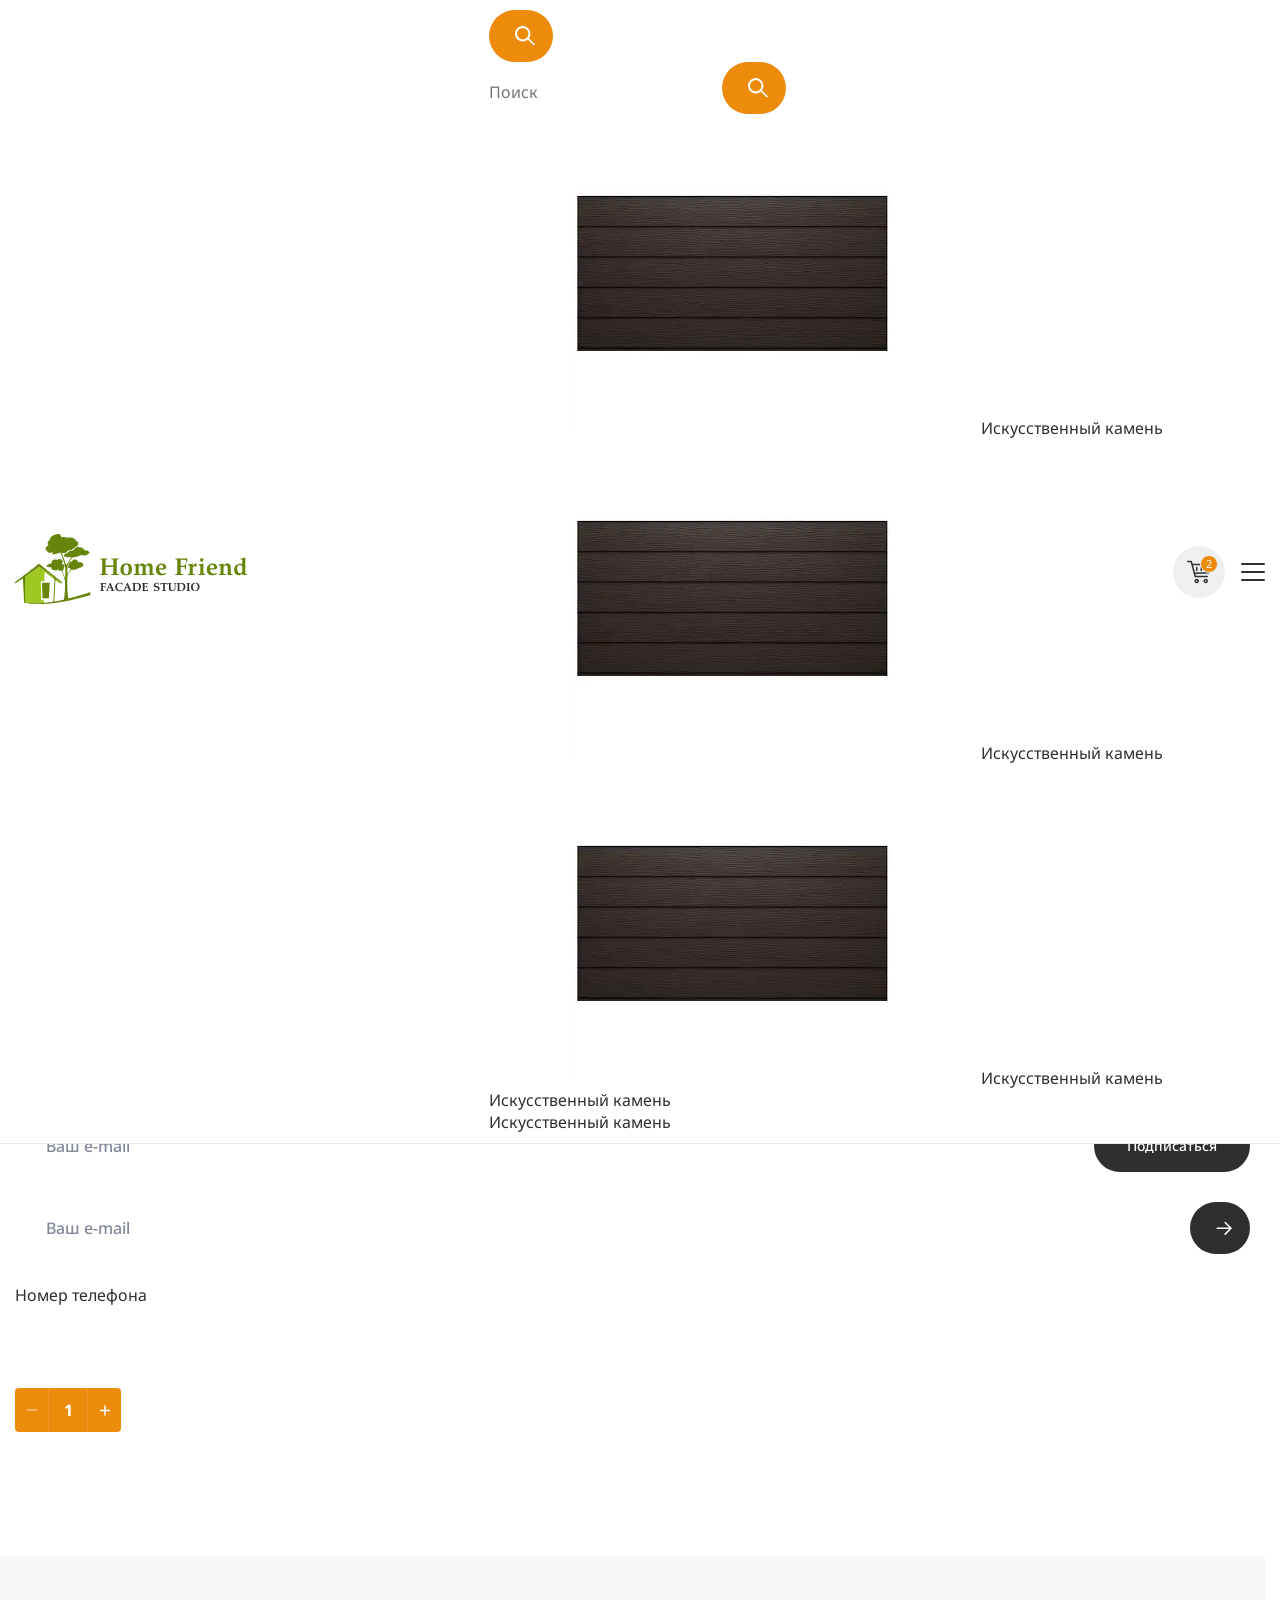
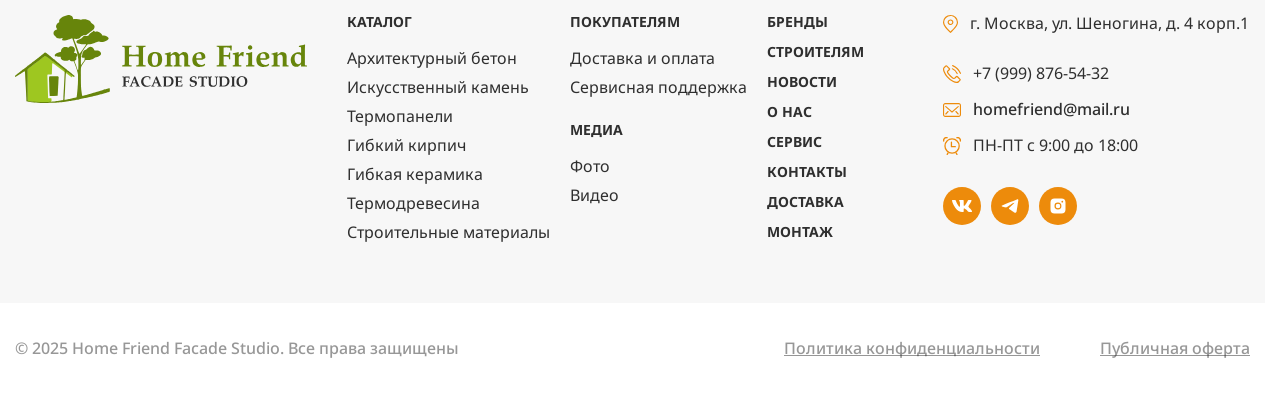
<file: dev.html>
<!DOCTYPE html>
<html lang="ru">

	<head>
		<title>Dev</title>
		<meta charset="utf-8">
		<meta name="viewport" content="width=device-width, initial-scale=1.0">

		<link rel="stylesheet" href="css/swiper.min.css" />
		<link rel="stylesheet" href="css/hystmodal.min.css" />
		<link rel="stylesheet" href="css/fancybox.min.css" />
		<link rel="stylesheet" href="css/styles.css?v=1749519348336" />

		<link rel="shortcut icon" type="image/x-icon" href="/favicon.ico" />
		<link rel="icon" type="image/svg+xml" href="/favicon.svg">

	</head>

	<body class="preload">
		<div class="main-wrapper-outer">
			<header class="header">
				<div class="container">
					<div class="header__content">
						<a href="index.html" class="header__logo">
							<img src="img/logo-home-friend.svg" alt="">
						</a>
						<div class="header__menu">
							<div class="header__body">
								<div class="header__burger-menu">
									<div class="header__top">
										<div class="contacts">
											<div class="contact">
												<div class="contact__item">
													<svg aria-hidden="true" width="15" height="18">
														<use xlink:href="img/sprite.svg#location"></use>
													</svg>
													<span>г. Москва, ул. Шеногина, д. 4 корп.1</span>
												</div>
											</div>
											<div class="contact">
												<div class="contact__item">
													<svg aria-hidden="true" width="18" height="18">
														<use xlink:href="img/sprite.svg#clock"></use>
													</svg>
													<span>ПН-ПТ с 9:00 до 18:00</span>
												</div>
												<a href="mailto:homefriend@mail.ru" class="contact__item">
													<svg aria-hidden="true" width="18" height="14">
														<use xlink:href="img/sprite.svg#email"></use>
													</svg>
													<span>homefriend@mail.ru</span>
												</a>
												<a href="tel:79998765432" class="contact__item">
													<svg aria-hidden="true" width="18" height="18">
														<use xlink:href="img/sprite.svg#phone"></use>
													</svg>
													<span>+7 (999) 876-54-32</span>
												</a>
											</div>
										</div>
										<button type="button" data-hystmodal="#modalCallback" class="btn">Заказать звонок</button>
									</div>
									<div class="header__bottom">
										<div class="header__catalog header-catalog">
											<div class="header-catalog__button">
												<a href="catalog.html" class="btn btn_primary ">
													<div class="header-catalog__icon"><span></span></div>
													<span>Каталог</span>
												</a>
											</div>
											<div class="menu__button">
												<svg aria-hidden="true" width="16" height="9">
													<use xlink:href="img/sprite.svg#chevron2"></use>
												</svg>
											</div>
											<div class="header-catalog__submenu1 submenu1">
												<ul>
													<li>
														<a class="menu__sublink1" href="catalog-detail.html">
															<span>Архитектурный бетон</span>
														</a>
														<div class="menu__button2">
															<svg aria-hidden="true" width="16" height="9">
																<use xlink:href="img/sprite.svg#chevron2"></use>
															</svg>
														</div>
														<div class="menu__submenu2">
															<button type="button" class="menu__back">
																<svg aria-hidden="true" width="16" height="9">
																	<use xlink:href="img/sprite.svg#chevron2"></use>
																</svg>
																<span>Архитектурный бетон</span>
															</button>
															<ul>
																<li>
																	<a href="#" class="menu__sublink2">
																		<span>Для отделки фасадов</span>
																		<svg aria-hidden="true" width="16" height="9">
																			<use xlink:href="img/sprite.svg#chevron2"></use>
																		</svg>
																	</a>
																</li>
																<li>
																	<a href="#" class="menu__sublink2">
																		<span>Для отделки цоколей</span>
																		<svg aria-hidden="true" width="16" height="9">
																			<use xlink:href="img/sprite.svg#chevron2"></use>
																		</svg>
																	</a>
																</li>
															</ul>
														</div>
													</li>
													<li>
														<a class="menu__sublink1" href="catalog-detail.html">
															<span>Искусственный камень</span>
														</a>
														<div class="menu__button2">
															<svg aria-hidden="true" width="16" height="9">
																<use xlink:href="img/sprite.svg#chevron2"></use>
															</svg>
														</div>
														<div class="menu__submenu2">
															<button type="button" class="menu__back">
																<svg aria-hidden="true" width="16" height="9">
																	<use xlink:href="img/sprite.svg#chevron2"></use>
																</svg>
																<span>Архитектурный бетон</span>
															</button>
															<ul>
																<li>
																	<a href="#" class="menu__sublink2">
																		<span>Для отделки фасадов</span>
																		<svg aria-hidden="true" width="16" height="9">
																			<use xlink:href="img/sprite.svg#chevron2"></use>
																		</svg>
																	</a>
																</li>
																<li>
																	<a href="#" class="menu__sublink2">
																		<span>Для отделки цоколей</span>
																		<svg aria-hidden="true" width="16" height="9">
																			<use xlink:href="img/sprite.svg#chevron2"></use>
																		</svg>
																	</a>
																</li>
															</ul>
														</div>
													</li>
													<li>
														<a class="menu__sublink1" href="catalog-detail.html">
															<span>Термопанели</span>
														</a>
														<div class="menu__button2">
															<svg aria-hidden="true" width="16" height="9">
																<use xlink:href="img/sprite.svg#chevron2"></use>
															</svg>
														</div>
														<div class="menu__submenu2">
															<button type="button" class="menu__back">
																<svg aria-hidden="true" width="16" height="9">
																	<use xlink:href="img/sprite.svg#chevron2"></use>
																</svg>
																<span>Архитектурный бетон</span>
															</button>
															<ul>
																<li>
																	<a href="#" class="menu__sublink2">
																		<span>Для отделки фасадов</span>
																		<svg aria-hidden="true" width="16" height="9">
																			<use xlink:href="img/sprite.svg#chevron2"></use>
																		</svg>
																	</a>
																</li>
																<li>
																	<a href="#" class="menu__sublink2">
																		<span>Для отделки цоколей</span>
																		<svg aria-hidden="true" width="16" height="9">
																			<use xlink:href="img/sprite.svg#chevron2"></use>
																		</svg>
																	</a>
																</li>
															</ul>
														</div>
													</li>
													<li>
														<a class="menu__sublink1" href="catalog-detail.html">
															<span>Гибкий кирпич</span>
														</a>
														<div class="menu__button2">
															<svg aria-hidden="true" width="16" height="9">
																<use xlink:href="img/sprite.svg#chevron2"></use>
															</svg>
														</div>
														<div class="menu__submenu2">
															<button type="button" class="menu__back">
																<svg aria-hidden="true" width="16" height="9">
																	<use xlink:href="img/sprite.svg#chevron2"></use>
																</svg>
																<span>Архитектурный бетон</span>
															</button>
															<ul>
																<li>
																	<a href="#" class="menu__sublink2">
																		<span>Для отделки фасадов</span>
																		<svg aria-hidden="true" width="16" height="9">
																			<use xlink:href="img/sprite.svg#chevron2"></use>
																		</svg>
																	</a>
																</li>
																<li>
																	<a href="#" class="menu__sublink2">
																		<span>Для отделки цоколей</span>
																		<svg aria-hidden="true" width="16" height="9">
																			<use xlink:href="img/sprite.svg#chevron2"></use>
																		</svg>
																	</a>
																</li>
															</ul>
														</div>
													</li>
													<li>
														<a class="menu__sublink1" href="catalog-detail.html">
															<span>Гибкая керамика</span>
														</a>
														<div class="menu__button2">
															<svg aria-hidden="true" width="16" height="9">
																<use xlink:href="img/sprite.svg#chevron2"></use>
															</svg>
														</div>
														<div class="menu__submenu2">
															<button type="button" class="menu__back">
																<svg aria-hidden="true" width="16" height="9">
																	<use xlink:href="img/sprite.svg#chevron2"></use>
																</svg>
																<span>Архитектурный бетон</span>
															</button>
															<ul>
																<li>
																	<a href="#" class="menu__sublink2">
																		<span>Для отделки фасадов</span>
																		<svg aria-hidden="true" width="16" height="9">
																			<use xlink:href="img/sprite.svg#chevron2"></use>
																		</svg>
																	</a>
																</li>
																<li>
																	<a href="#" class="menu__sublink2">
																		<span>Для отделки цоколей</span>
																		<svg aria-hidden="true" width="16" height="9">
																			<use xlink:href="img/sprite.svg#chevron2"></use>
																		</svg>
																	</a>
																</li>
															</ul>
														</div>
													</li>
													<li>
														<a class="menu__sublink1" href="catalog-detail.html">
															<span>Термодревесина</span>
														</a>
														<div class="menu__button2">
															<svg aria-hidden="true" width="16" height="9">
																<use xlink:href="img/sprite.svg#chevron2"></use>
															</svg>
														</div>
														<div class="menu__submenu2">
															<button type="button" class="menu__back">
																<svg aria-hidden="true" width="16" height="9">
																	<use xlink:href="img/sprite.svg#chevron2"></use>
																</svg>
																<span>Архитектурный бетон</span>
															</button>
															<ul>
																<li>
																	<a href="#" class="menu__sublink2">
																		<span>Для отделки фасадов</span>
																		<svg aria-hidden="true" width="16" height="9">
																			<use xlink:href="img/sprite.svg#chevron2"></use>
																		</svg>
																	</a>
																</li>
																<li>
																	<a href="#" class="menu__sublink2">
																		<span>Для отделки цоколей</span>
																		<svg aria-hidden="true" width="16" height="9">
																			<use xlink:href="img/sprite.svg#chevron2"></use>
																		</svg>
																	</a>
																</li>
															</ul>
														</div>
													</li>
													<li>
														<a class="menu__sublink1" href="catalog-detail.html">
															<span>Строительные материалы</span>
														</a>
														<div class="menu__button2">
															<svg aria-hidden="true" width="16" height="9">
																<use xlink:href="img/sprite.svg#chevron2"></use>
															</svg>
														</div>
														<div class="menu__submenu2">
															<button type="button" class="menu__back">
																<svg aria-hidden="true" width="16" height="9">
																	<use xlink:href="img/sprite.svg#chevron2"></use>
																</svg>
																<span>Архитектурный бетон</span>
															</button>
															<ul>
																<li>
																	<a href="#" class="menu__sublink2">
																		<span>Для отделки фасадов</span>
																		<svg aria-hidden="true" width="16" height="9">
																			<use xlink:href="img/sprite.svg#chevron2"></use>
																		</svg>
																	</a>
																</li>
																<li>
																	<a href="#" class="menu__sublink2">
																		<span>Для отделки цоколей</span>
																		<svg aria-hidden="true" width="16" height="9">
																			<use xlink:href="img/sprite.svg#chevron2"></use>
																		</svg>
																	</a>
																</li>
															</ul>
														</div>
													</li>
												</ul>
											</div>
										</div>
										<ul class="menu__list">
											<li class="menu__item">
												<a class="menu__link" href="brands.html">
													<span>бренды</span>
													<svg aria-hidden="true" width="16" height="9">
														<use xlink:href="img/sprite.svg#chevron2"></use>
													</svg>
												</a>
											</li>
											<li class="menu__item">
												<a class="menu__link" href="customers.html">
													<span>покупателям</span>
													<svg aria-hidden="true" width="16" height="9">
														<use xlink:href="img/sprite.svg#chevron2"></use>
													</svg>
												</a>
											</li>
											<li class="menu__item">
												<a class="menu__link" href="media.html">медиа</a>
												<div class="menu__button">
													<svg aria-hidden="true" width="16" height="9">
														<use xlink:href="img/sprite.svg#chevron2"></use>
													</svg>
												</div>
												<div class="menu__submenu1 submenu1">
													<ul>
														<li>
															<a class="menu__sublink1" href="photo.html">
																<span>Фото</span>
																<svg aria-hidden="true" width="16" height="9">
																	<use xlink:href="img/sprite.svg#chevron2"></use>
																</svg>
															</a>
														</li>
														<li>
															<a class="menu__sublink1" href="video.html">
																<span> Видео</span>
																<svg aria-hidden="true" width="16" height="9">
																	<use xlink:href="img/sprite.svg#chevron2"></use>
																</svg>
															</a>
														</li>
													</ul>
												</div>
											</li>
											<li class="menu__item">
												<a class="menu__link" href="about.html">
													<span> О нас</span>
													<svg aria-hidden="true" width="16" height="9">
														<use xlink:href="img/sprite.svg#chevron2"></use>
													</svg>
												</a>
											</li>
											<li class="menu__item">
												<a class="menu__link" href="news.html">
													<span> новости</span>
													<svg aria-hidden="true" width="16" height="9">
														<use xlink:href="img/sprite.svg#chevron2"></use>
													</svg>
												</a>
											</li>
											<li class="menu__item">
												<a class="menu__link" href="service.html">
													<span>Сервис</span>
													<svg aria-hidden="true" width="16" height="9">
														<use xlink:href="img/sprite.svg#chevron2"></use>
													</svg>
												</a>
											</li>
											<li class="menu__item">
												<a class="menu__link" href="contacts.html">
													<span>контакты</span>
													<svg aria-hidden="true" width="16" height="9">
														<use xlink:href="img/sprite.svg#chevron2"></use>
													</svg>
												</a>
											</li>
											<li class="menu__item">
												<a class="menu__link" href="delivery.html">
													<span>доставка</span>
													<svg aria-hidden="true" width="16" height="9">
														<use xlink:href="img/sprite.svg#chevron2"></use>
													</svg>
												</a>
											</li>
											<li class="menu__item">
												<a class="menu__link" href="montage.html">
													<span>монтаж</span>
													<svg aria-hidden="true" width="16" height="9">
														<use xlink:href="img/sprite.svg#chevron2"></use>
													</svg>
												</a>
											</li>
										</ul>
									</div>
								</div>
							</div>
							<div class="header__search header-search">
								<button class="btn btn_primary header-search__button" type="button">
									<svg aria-hidden="true" width="20" height="20">
										<use xlink:href="img/sprite.svg#search1"></use>
									</svg>
									<span class="v-h">Поиск</span>
								</button>
								<div class="header-search__inner">
									<form action="search.php">
										<input class="header-search__input" placeholder="Поиск" type="text">
										<button class="btn btn_primary btn_circle" type="submit">
											<svg aria-hidden="true" width="20" height="20">
												<use xlink:href="img/sprite.svg#search1"></use>
											</svg>
											<span class="v-h">Искать</span>
										</button>
									</form>
									<div class="header-search__dropdown">
										<!--
              <div class="header-search__nofound">
                Ничего не найдено
              </div>
              -->
										<ul class="header-search__results">
											<li>
												<a href="#">
													<img loading="lazy" src="img/products/product1.webp" alt="">
													<span>Искусственный камень</span>
												</a>
											</li>
											<li>
												<a href="#">
													<img loading="lazy" src="img/products/product1.webp" alt="">
													<span>Искусственный камень</span>
												</a>
											</li>
											<li>
												<a href="#">
													<img loading="lazy" src="img/products/product1.webp" alt="">
													<span>Искусственный камень</span>
												</a>
											</li>
											<li>
												<a href="#">
													<span>Искусственный камень</span>
												</a>
											</li>
											<li>
												<a href="#">
													<span>Искусственный камень</span>
												</a>
											</li>
										</ul>
									</div>
								</div>
							</div>
							<a class="header__cart btn" href="cart.html">
								<svg aria-hidden="true" width="24" height="24">
									<use xlink:href="img/sprite.svg#basket1"></use>
								</svg>
								<span class="v-h">Товаров в корзине:</span>
								<span class="btn__count">2</span>
							</a>
							<button type="button" class="menu__icon icon-menu">
								<span></span>
							</button>
						</div>
					</div>
				</div>
			</header>
			<main class="main">
				<div class="container">
					<div class="breadcrumbs-wrapper">
						<div class="breadcrumbs">
							<ul class="breadcrumbs__list">
								<li class="breadcrumbs__item"><a href="/">Главная</a></li>
								<li class="breadcrumbs__item is-active"><span>Dev</span></li>
							</ul>
						</div>
					</div>
					<h1 class="title1">Dev</h1>
				</div>

				<div class="block1">
					<div class="container">

						<div style="margin-bottom: 30px;">
							<nav aria-label="Постраничная навигация">
								<ul class="pagination">
									<li>
										<span class="pagination__item pagination__item_nav pagination__item_nav-prev pagination__item_disabled" href="#">
											<svg aria-hidden="true" width="16" height="14">
												<use xlink:href="img/sprite.svg#arrow1"></use>
											</svg>
										</span>
									</li>
									<li>
										<a class="pagination__item pagination__item_active" aria-current="page" href="#">1</a>
									</li>
									<li>
										<a class="pagination__item" href="#"><span class="v-h">Страница </span>21</a>
									</li>
									<li>
										<a class="pagination__item" href="#"><span class="v-h">Страница </span>3</a>
									</li>
									<li>
										<a class="pagination__item" href="#"><span class="v-h">Страница </span>4</a>
									</li>
									<li>
										<a class="pagination__item" href="#">...</a>
									</li>
									<li>
										<a class="pagination__item" href="#"><span class="v-h">Страница </span>55</a>
									</li>
									<li>
										<a class="pagination__item pagination__item_nav pagination__item_nav-next" href="#">
											<svg aria-hidden="true" width="16" height="14">
												<use xlink:href="img/sprite.svg#arrow1"></use>
											</svg>
										</a>
									</li>
								</ul>
							</nav>
						</div>

						<div style="margin: 0 0 30px 0;">
							<ul class="checklist">
								<li class="checklist__item">
									<label class="checkbox-text">
										<span class="checkbox">
											<input class="checkbox__input" type="checkbox" name="chb3">
											<span class="checkbox__visual">
												<svg width="12" height="10" class="checkbox__mark" aria-hidden="true">
													<use xlink:href="img/sprite.svg#mark1"></use>
												</svg>
											</span>
										</span>
										<span class="checkbox-text__label">Samsung (10)</span>
									</label>
								</li>
								<li class="checklist__item">
									<label class="checkbox-text">
										<span class="checkbox">
											<input class="checkbox__input" type="checkbox" name="chb4">
											<span class="checkbox__visual">
												<svg width="12" height="10" class="checkbox__mark" aria-hidden="true">
													<use xlink:href="img/sprite.svg#mark1"></use>
												</svg>
											</span>
										</span>
										<span class="checkbox-text__label">Сначала с высокой оценкой</span>
									</label>
								</li>
								<li class="checklist__item">
									<label class="checkbox-text">
										<span class="checkbox">
											<input class="checkbox__input" type="checkbox" name="chb5">
											<span class="checkbox__visual">
												<svg width="12" height="10" class="checkbox__mark" aria-hidden="true">
													<use xlink:href="img/sprite.svg#mark1"></use>
												</svg>
											</span>
										</span>
										<span class="checkbox-text__label">Samsung (10)</span>
									</label>
								</li>
							</ul>
						</div>

						<div style="margin: 0 0 30px 0; display: flex; align-items: center; gap: 15px;">
							<label class="checkbox">
								<input class="checkbox__input" type="checkbox" name="chb1">
								<span class="checkbox__visual">
									<svg width="12" height="10" class="checkbox__mark" aria-hidden="true">
										<use xlink:href="img/sprite.svg#mark1"></use>
									</svg>
								</span>
							</label>

							<label class="checkbox-text">
								<span class="checkbox">
									<input class="checkbox__input" type="checkbox" name="chb2">
									<span class="checkbox__visual">
										<svg width="12" height="10" class="checkbox__mark" aria-hidden="true">
											<use xlink:href="img/sprite.svg#mark1"></use>
										</svg>
									</span>
								</span>
								<span class="checkbox-text__label">Samsung (10)</span>
							</label>

							<label class="radio">
								<input class="radio__input" type="radio" name="rad1">
								<span class="radio__visual"></span>
							</label>

							<label class="checkbox-text">
								<span class="radio">
									<input class="radio__input" type="radio" name="rad1">
									<span class="radio__visual"></span>
								</span>
								<span class="checkbox-text__label">Samsung (10)</span>
							</label>
						</div>

						<div style="margin: 0 0 30px 0; max-width: 300px;">
							<div data-expandable="collapsed" class="expandable">
								<div class="expandable__top">
									<span class="expandable__label" data-expandable-handle>Розничная цена</span>
									<svg data-expandable-handle class="expandable__chevron" aria-hidden="true">
										<use xlink:href="img/sprite.svg#chevron1"></use>
									</svg>
								</div>
								<div class="expandable__bottom">
									<div data-expandable-clip class="expandable__bottom-inner">
										<ul class="checklist">
											<li class="checklist__item">
												<label class="checkbox-text">
													<span class="checkbox">
														<input class="checkbox__input" type="checkbox" name="chb3">
														<span class="checkbox__visual">
															<svg width="12" height="10" class="checkbox__mark" aria-hidden="true">
																<use xlink:href="img/sprite.svg#mark1"></use>
															</svg>
														</span>
													</span>
													<span class="checkbox-text__label">Samsung (10)</span>
												</label>
											</li>
											<li class="checklist__item">
												<label class="checkbox-text">
													<span class="checkbox">
														<input class="checkbox__input" type="checkbox" name="chb4">
														<span class="checkbox__visual">
															<svg width="12" height="10" class="checkbox__mark" aria-hidden="true">
																<use xlink:href="img/sprite.svg#mark1"></use>
															</svg>
														</span>
													</span>
													<span class="checkbox-text__label">Сначала с высокой оценкой</span>
												</label>
											</li>
											<li class="checklist__item">
												<label class="checkbox-text">
													<span class="checkbox">
														<input class="checkbox__input" type="checkbox" name="chb5">
														<span class="checkbox__visual">
															<svg width="12" height="10" class="checkbox__mark" aria-hidden="true">
																<use xlink:href="img/sprite.svg#mark1"></use>
															</svg>
														</span>
													</span>
													<span class="checkbox-text__label">Samsung (10)</span>
												</label>
											</li>
										</ul>
									</div>
								</div>
							</div>
						</div>

						<div style="margin: 0 0 30px 0; display: flex; align-items: center; gap: 15px;">
							<select data-select1 class="select" autocomplete="off">
								<option value="1" selected>Любой статус заказа</option>
								<option value="2">Принят</option>
								<option value="3">Выполнен</option>
								<option value="4">Отменен</option>
							</select>

							<select data-select1 class="select select_1" autocomplete="off">
								<option value="1" selected>Все</option>
								<option value="2">Хит</option>
								<option value="3">Новинка</option>
								<option value="4">Акция</option>
							</select>
						</div>

						<div style="margin: 0 0 30px 0; ">
							<select data-select1 class="select select_wide" autocomplete="off">
								<option value="1" selected>Любой статус заказа</option>
								<option value="2">Принят</option>
								<option value="3">Выполнен</option>
								<option value="4">Отменен</option>
							</select>
						</div>

						<div style="margin: 0 0 30px 0; ">
							<select data-select1 class="select select_1 select_wide" autocomplete="off">
								<option value="1" selected>Все</option>
								<option value="2">Хит</option>
								<option value="3">Новинка</option>
								<option value="4">Акция</option>
							</select>
						</div>

						<div style="margin: 0 0 30px 0; display: flex; align-items: center; gap: 15px;">
							<button type="button" class="btn btn_primary">Кнопка</button>
							<button type="button" class="btn btn_primary btn_hollow">Кнопка</button>
							<button type="button" class="btn btn_black">Кнопка</button>
							<span class="spinner" role="status">
								<span class="v-h">Загрузка...</span>
								<svg>
									<use xlink:href="img/sprite.svg#spinner1"></use>
								</svg>
							</span>
							<span class="spinner spinner_active" role="status">
								<span class="v-h">Загрузка...</span>
								<svg>
									<use xlink:href="img/sprite.svg#spinner1"></use>
								</svg>
							</span>
							<button class="btn-load">
								Загрузить еще
								<span class="spinner" role="status">
									<svg>
										<use xlink:href="img/sprite.svg#spinner1"></use>
									</svg>
								</span>
							</button>
						</div>

						<div style="margin: 0 0 30px 0;">
							<button type="button" class="btn btn_wide btn_primary">Кнопка широкая</button>
						</div>

						<div style="margin: 0 0 30px 0;">
							<button type="button" class="btn btn_wide btn_hollow btn_primary">Кнопка широкая</button>
						</div>

						<div style="margin: 0 0 30px 0;">
							<input class="field-input1" type="text" name="email" placeholder="Ваш e-mail">
						</div>

						<div style="margin: 0 0 30px 0;">
							<div class="input-group1">
								<input class="input-group1__field field-input1" type="text" name="email1" placeholder="Ваш e-mail">
								<button class="input-group1__btn btn btn_black" type="submit">Подписаться</button>
							</div>
						</div>

						<div style="margin: 0 0 30px 0;">
							<div class="input-group1">
								<input class="input-group1__field field-input1" type="text" name="email2" placeholder="Ваш e-mail">
								<button class="input-group1__btn-arr btn btn_black" type="submit">
									<svg aria-hidden="true">
										<use xlink:href="img/sprite.svg#arrow1"></use>
									</svg>
								</button>
							</div>
						</div>

						<div style="margin: 0 0 30px 0;">
							<div class="form-group">
								<label class="form-group__label form-group__label_req" for="form_input2">Номер телефона</label>
								<input id="form_input2" class="field-input1 form-group__field" type="tel" name="name1">
							</div>
						</div>

						<div>
							<div data-stepcounter class="stepcounter stepcounter_accent">
								<button class="stepcounter__btn" data-stepcounter="-" type="button" disabled>
									<svg aria-hidden="true">
										<use xlink:href="img/sprite.svg#minus1"></use>
									</svg>
								</button>
								<input data-stepcounter-input class="stepcounter__input" type="number" value="1" min="1" max="10" name="stepcounter1" readonly>
								<button class="stepcounter__btn" data-stepcounter="+" type="button">
									<svg aria-hidden="true">
										<use xlink:href="img/sprite.svg#plus1"></use>
									</svg>
								</button>
							</div>
						</div>
					</div>
				</div>
			</main>
			<footer class="footer">
				<div class="footer__top top-footer">
					<div class="container">
						<div class="top-footer__content">
							<a href="index.html" class="top-footer__logo">
								<img loading="lazy" src="img/logo-home-friend.svg" alt="">
							</a>
							<div class="top-footer__menu">
								<div class="top-footer__column">
									<div class="top-footer__row">
										<a href="catalog.html" class="top-footer__title">каталог</a>
										<ul>
											<li>
												<a href="catalog-detail.html">
													Архитектурный бетон
												</a>
											</li>
											<li>
												<a href="catalog-detail.html">
													Искусственный камень
												</a>
											</li>
											<li>
												<a href="catalog-detail.html">Термопанели</a>
											</li>
											<li>
												<a href="catalog-detail.html">Гибкий кирпич</a>
											</li>
											<li>
												<a href="catalog-detail.html">Гибкая керамика</a>
											</li>
											<li>
												<a href="catalog-detail.html">Термодревесина</a>
											</li>
											<li>
												<a href="catalog-detail.html">
													Строительные материалы
												</a>
											</li>
										</ul>
									</div>
								</div>
								<div class="top-footer__column">
									<div class="top-footer__row">
										<a href="customers.html" class="top-footer__title">покупателям</a>
										<ul>
											<li>
												<a href="delivery.html">
													Доставка и оплата
												</a>
											</li>
											<li>
												<a href="service.html">
													Сервисная поддержка
												</a>
											</li>
										</ul>
									</div>
									<div class="top-footer__row">
										<a href="media.html" class="top-footer__title">медиа</a>
										<ul>
											<li>
												<a href="photo.html">
													Фото
												</a>
											</li>
											<li>
												<a href="video.html">
													Видео
												</a>
											</li>
										</ul>
									</div>
								</div>
								<div class="top-footer__column">
									<div class="top-footer__row">
										<a href="brands.html" class="top-footer__title">бренды</a>
										<a href="builders.html" class="top-footer__title">строителям</a>
										<a href="news.html" class="top-footer__title">новости</a>
										<a href="about.html" class="top-footer__title">О нас</a>
										<a href="service.html" class="top-footer__title">Сервис</a>
										<a href="contacts.html" class="top-footer__title">контакты</a>
										<a href="delivery.html" class="top-footer__title">доставка</a>
										<a href="montage.html" class="top-footer__title">монтаж</a>
									</div>
								</div>
							</div>
							<div class="contacts">
								<div class="contact">
									<div class="contact__item">
										<svg aria-hidden="true" width="15" height="18">
											<use xlink:href="img/sprite.svg#location"></use>
										</svg>
										<span>г. Москва, ул. Шеногина, д. 4 корп.1</span>
									</div>
								</div>
								<div class="contact">
									<a href="tel:79998765432" class="contact__item">
										<svg aria-hidden="true" width="18" height="18">
											<use xlink:href="img/sprite.svg#phone"></use>
										</svg>
										<span>+7 (999) 876-54-32</span>
									</a>
									<a href="mailto:homefriend@mail.ru" class="contact__item email">
										<svg aria-hidden="true" width="18" height="14">
											<use xlink:href="img/sprite.svg#email"></use>
										</svg>
										<span>homefriend@mail.ru</span>
									</a>
									<div class="contact__item">
										<svg aria-hidden="true" width="18" height="18">
											<use xlink:href="img/sprite.svg#clock"></use>
										</svg>
										<span>ПН-ПТ с 9:00 до 18:00</span>
									</div>
								</div>
								<div class="socials">
									<a href="#" class="social">
										<svg aria-hidden="true" width="20" height="12">
											<use xlink:href="img/sprite.svg#vk"></use>
										</svg>
									</a>
									<a href="#" class="social">
										<svg aria-hidden="true" width="18" height="14">
											<use xlink:href="img/sprite.svg#telegram"></use>
										</svg>
									</a>
									<a href="#" class="social">
										<svg aria-hidden="true" width="16" height="16">
											<use xlink:href="img/sprite.svg#instagram"></use>
										</svg>
									</a>
								</div>
							</div>
						</div>
					</div>
				</div>
				<div class="footer__bottom bottom-footer">
					<div class="container">
						<div class="bottom-footer__content">
							<div class="bottom-footer__copy">
								© 2025 Home Friend Facade Studio. Все права защищены
							</div>
							<div class="bottom-footer__column">
								<a href="policy.html">Политика конфиденциальности</a>
								<a href="#">Публичная оферта</a>
							</div>
						</div>
					</div>
				</div>
			</footer>
		</div>
		<script src="js/jquery-3.7.0.min.js"></script>
		<script src="js/swiper-10.2.0.min.js"></script>
		<script src="js/hystmodal.min.js"></script>
		<script src="js/dragscroll.min.js"></script>
		<script src="js/overlayscrollbars-2.3.0.min.js"></script>
		<script src="js/imask.min.js"></script>
		<script src="js/jquery.validate.min.js"></script>
		<script src="js/tom-select.complete.min.js"></script>
		<script src="js/fancybox.umd.js"></script>
		<script src="js/popper.min.js"></script>
		<script src="js/tippy-bundle.umd.min.js"></script>
		<script src="js/dragscroll.min.js"></script>
		<script src="js/scripts.js?v=1749519348336"></script>
	</body>

</html>
</file>
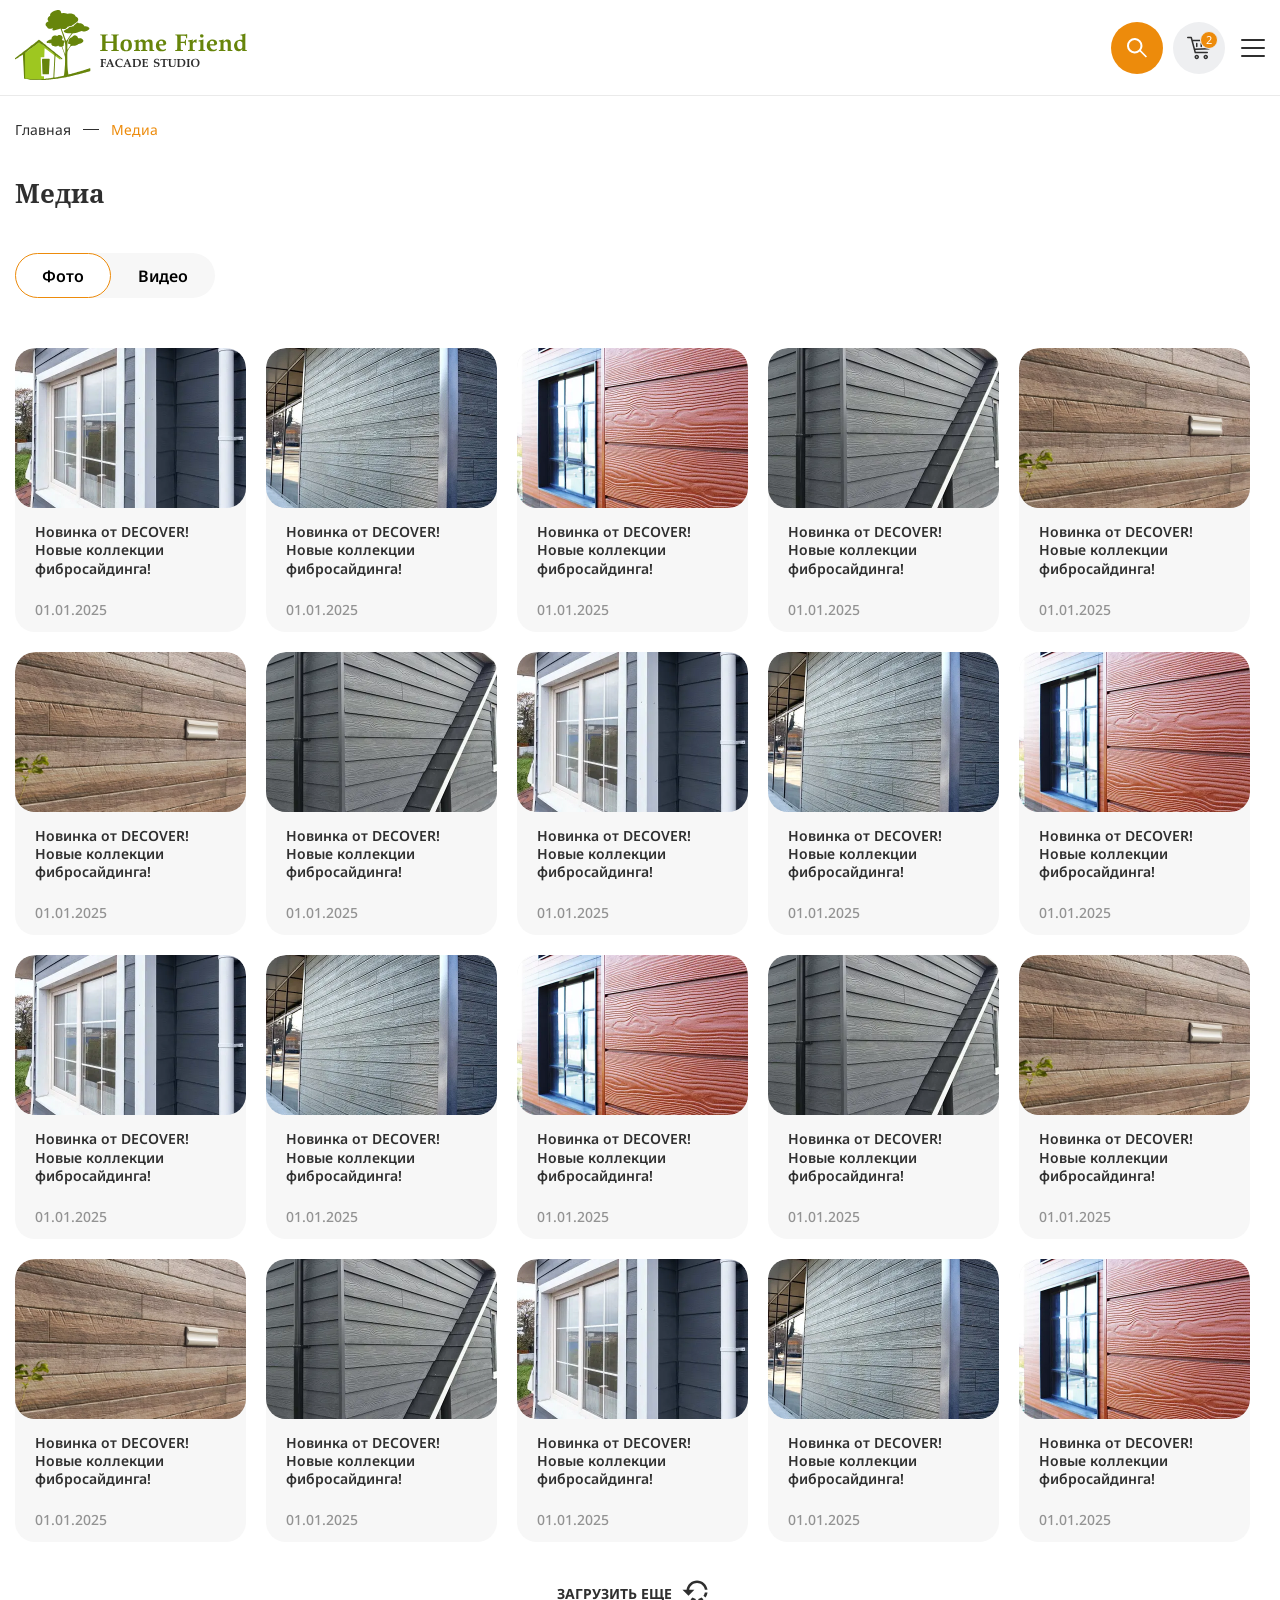
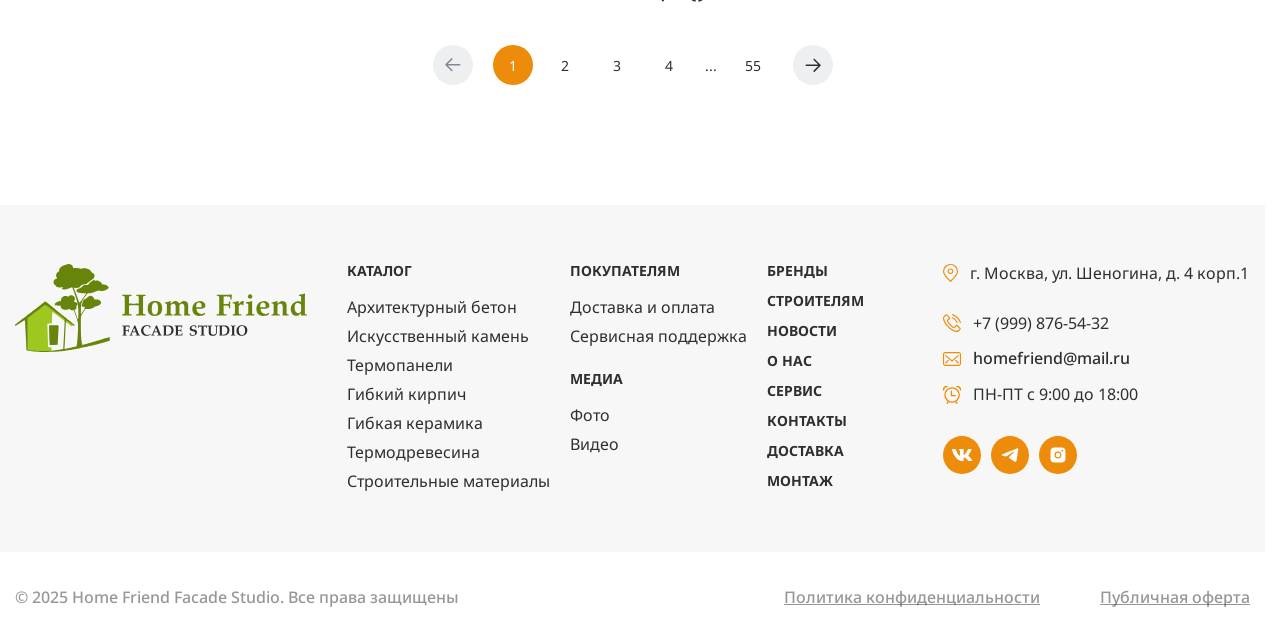
<file: media.html>
<!DOCTYPE html>
<html lang="ru">

	<head>
		<title>Медиа</title>
		<meta charset="utf-8">
		<meta name="viewport" content="width=device-width, initial-scale=1.0">

		<link rel="stylesheet" href="css/swiper.min.css" />
		<link rel="stylesheet" href="css/hystmodal.min.css" />
		<link rel="stylesheet" href="css/fancybox.min.css" />
		<link rel="stylesheet" href="css/styles.css?v=1749688926278" />

		<link rel="shortcut icon" type="image/x-icon" href="/favicon.ico" />
		<link rel="icon" type="image/svg+xml" href="/favicon.svg">

	</head>

	<body class="preload mp">
		<div class="main-wrapper-outer">
			<header class="header">
				<div class="container">
					<div class="header__content">
						<a href="index.html" class="header__logo">
							<img src="img/logo-home-friend.svg" alt="">
						</a>
						<div class="header__menu">
							<div class="header__body">
								<div class="header__burger-menu">
									<div class="header__top">
										<div class="contacts">
											<div class="contact">
												<div class="contact__item">
													<svg aria-hidden="true" width="15" height="18">
														<use xlink:href="img/sprite.svg#location"></use>
													</svg>
													<span>г. Москва, ул. Шеногина, д. 4 корп.1</span>
												</div>
											</div>
											<div class="contact">
												<div class="contact__item">
													<svg aria-hidden="true" width="18" height="18">
														<use xlink:href="img/sprite.svg#clock"></use>
													</svg>
													<span>ПН-ПТ с 9:00 до 18:00</span>
												</div>
												<a href="mailto:homefriend@mail.ru" class="contact__item">
													<svg aria-hidden="true" width="18" height="14">
														<use xlink:href="img/sprite.svg#email"></use>
													</svg>
													<span>homefriend@mail.ru</span>
												</a>
												<a href="tel:79998765432" class="contact__item">
													<svg aria-hidden="true" width="18" height="18">
														<use xlink:href="img/sprite.svg#phone"></use>
													</svg>
													<span>+7 (999) 876-54-32</span>
												</a>
											</div>
										</div>
										<button type="button" data-hystmodal="#modalCallback" class="btn">Заказать звонок</button>
									</div>
									<div class="header__bottom">
										<div class="header__catalog header-catalog">
											<div class="header-catalog__button">
												<a href="catalog.html" class="btn btn_primary ">
													<div class="header-catalog__icon"><span></span></div>
													<span>Каталог</span>
												</a>
											</div>
											<div class="menu__button">
												<svg aria-hidden="true" width="16" height="9">
													<use xlink:href="img/sprite.svg#chevron2"></use>
												</svg>
											</div>
											<div class="header-catalog__submenu1 submenu1">
												<ul>
													<li>
														<a class="menu__sublink1" href="catalog-detail.html">
															<span>Архитектурный бетон</span>
														</a>
														<div class="menu__button2">
															<svg aria-hidden="true" width="16" height="9">
																<use xlink:href="img/sprite.svg#chevron2"></use>
															</svg>
														</div>
														<div class="menu__submenu2">
															<button type="button" class="menu__back">
																<svg aria-hidden="true" width="16" height="9">
																	<use xlink:href="img/sprite.svg#chevron2"></use>
																</svg>
																<span>Архитектурный бетон</span>
															</button>
															<ul>
																<li>
																	<a href="#" class="menu__sublink2">
																		<span>Для отделки фасадов</span>
																		<svg aria-hidden="true" width="16" height="9">
																			<use xlink:href="img/sprite.svg#chevron2"></use>
																		</svg>
																	</a>
																</li>
																<li>
																	<a href="#" class="menu__sublink2">
																		<span>Для отделки цоколей</span>
																		<svg aria-hidden="true" width="16" height="9">
																			<use xlink:href="img/sprite.svg#chevron2"></use>
																		</svg>
																	</a>
																</li>
															</ul>
														</div>
													</li>
													<li>
														<a class="menu__sublink1" href="catalog-detail.html">
															<span>Искусственный камень</span>
														</a>
														<div class="menu__button2">
															<svg aria-hidden="true" width="16" height="9">
																<use xlink:href="img/sprite.svg#chevron2"></use>
															</svg>
														</div>
														<div class="menu__submenu2">
															<button type="button" class="menu__back">
																<svg aria-hidden="true" width="16" height="9">
																	<use xlink:href="img/sprite.svg#chevron2"></use>
																</svg>
																<span>Архитектурный бетон</span>
															</button>
															<ul>
																<li>
																	<a href="#" class="menu__sublink2">
																		<span>Для отделки фасадов</span>
																		<svg aria-hidden="true" width="16" height="9">
																			<use xlink:href="img/sprite.svg#chevron2"></use>
																		</svg>
																	</a>
																</li>
																<li>
																	<a href="#" class="menu__sublink2">
																		<span>Для отделки цоколей</span>
																		<svg aria-hidden="true" width="16" height="9">
																			<use xlink:href="img/sprite.svg#chevron2"></use>
																		</svg>
																	</a>
																</li>
															</ul>
														</div>
													</li>
													<li>
														<a class="menu__sublink1" href="catalog-detail.html">
															<span>Термопанели</span>
														</a>
														<div class="menu__button2">
															<svg aria-hidden="true" width="16" height="9">
																<use xlink:href="img/sprite.svg#chevron2"></use>
															</svg>
														</div>
														<div class="menu__submenu2">
															<button type="button" class="menu__back">
																<svg aria-hidden="true" width="16" height="9">
																	<use xlink:href="img/sprite.svg#chevron2"></use>
																</svg>
																<span>Архитектурный бетон</span>
															</button>
															<ul>
																<li>
																	<a href="#" class="menu__sublink2">
																		<span>Для отделки фасадов</span>
																		<svg aria-hidden="true" width="16" height="9">
																			<use xlink:href="img/sprite.svg#chevron2"></use>
																		</svg>
																	</a>
																</li>
																<li>
																	<a href="#" class="menu__sublink2">
																		<span>Для отделки цоколей</span>
																		<svg aria-hidden="true" width="16" height="9">
																			<use xlink:href="img/sprite.svg#chevron2"></use>
																		</svg>
																	</a>
																</li>
															</ul>
														</div>
													</li>
													<li>
														<a class="menu__sublink1" href="catalog-detail.html">
															<span>Гибкий кирпич</span>
														</a>
														<div class="menu__button2">
															<svg aria-hidden="true" width="16" height="9">
																<use xlink:href="img/sprite.svg#chevron2"></use>
															</svg>
														</div>
														<div class="menu__submenu2">
															<button type="button" class="menu__back">
																<svg aria-hidden="true" width="16" height="9">
																	<use xlink:href="img/sprite.svg#chevron2"></use>
																</svg>
																<span>Архитектурный бетон</span>
															</button>
															<ul>
																<li>
																	<a href="#" class="menu__sublink2">
																		<span>Для отделки фасадов</span>
																		<svg aria-hidden="true" width="16" height="9">
																			<use xlink:href="img/sprite.svg#chevron2"></use>
																		</svg>
																	</a>
																</li>
																<li>
																	<a href="#" class="menu__sublink2">
																		<span>Для отделки цоколей</span>
																		<svg aria-hidden="true" width="16" height="9">
																			<use xlink:href="img/sprite.svg#chevron2"></use>
																		</svg>
																	</a>
																</li>
															</ul>
														</div>
													</li>
													<li>
														<a class="menu__sublink1" href="catalog-detail.html">
															<span>Гибкая керамика</span>
														</a>
														<div class="menu__button2">
															<svg aria-hidden="true" width="16" height="9">
																<use xlink:href="img/sprite.svg#chevron2"></use>
															</svg>
														</div>
														<div class="menu__submenu2">
															<button type="button" class="menu__back">
																<svg aria-hidden="true" width="16" height="9">
																	<use xlink:href="img/sprite.svg#chevron2"></use>
																</svg>
																<span>Архитектурный бетон</span>
															</button>
															<ul>
																<li>
																	<a href="#" class="menu__sublink2">
																		<span>Для отделки фасадов</span>
																		<svg aria-hidden="true" width="16" height="9">
																			<use xlink:href="img/sprite.svg#chevron2"></use>
																		</svg>
																	</a>
																</li>
																<li>
																	<a href="#" class="menu__sublink2">
																		<span>Для отделки цоколей</span>
																		<svg aria-hidden="true" width="16" height="9">
																			<use xlink:href="img/sprite.svg#chevron2"></use>
																		</svg>
																	</a>
																</li>
															</ul>
														</div>
													</li>
													<li>
														<a class="menu__sublink1" href="catalog-detail.html">
															<span>Термодревесина</span>
														</a>
														<div class="menu__button2">
															<svg aria-hidden="true" width="16" height="9">
																<use xlink:href="img/sprite.svg#chevron2"></use>
															</svg>
														</div>
														<div class="menu__submenu2">
															<button type="button" class="menu__back">
																<svg aria-hidden="true" width="16" height="9">
																	<use xlink:href="img/sprite.svg#chevron2"></use>
																</svg>
																<span>Архитектурный бетон</span>
															</button>
															<ul>
																<li>
																	<a href="#" class="menu__sublink2">
																		<span>Для отделки фасадов</span>
																		<svg aria-hidden="true" width="16" height="9">
																			<use xlink:href="img/sprite.svg#chevron2"></use>
																		</svg>
																	</a>
																</li>
																<li>
																	<a href="#" class="menu__sublink2">
																		<span>Для отделки цоколей</span>
																		<svg aria-hidden="true" width="16" height="9">
																			<use xlink:href="img/sprite.svg#chevron2"></use>
																		</svg>
																	</a>
																</li>
															</ul>
														</div>
													</li>
													<li>
														<a class="menu__sublink1" href="catalog-detail.html">
															<span>Строительные материалы</span>
														</a>
														<div class="menu__button2">
															<svg aria-hidden="true" width="16" height="9">
																<use xlink:href="img/sprite.svg#chevron2"></use>
															</svg>
														</div>
														<div class="menu__submenu2">
															<button type="button" class="menu__back">
																<svg aria-hidden="true" width="16" height="9">
																	<use xlink:href="img/sprite.svg#chevron2"></use>
																</svg>
																<span>Архитектурный бетон</span>
															</button>
															<ul>
																<li>
																	<a href="#" class="menu__sublink2">
																		<span>Для отделки фасадов</span>
																		<svg aria-hidden="true" width="16" height="9">
																			<use xlink:href="img/sprite.svg#chevron2"></use>
																		</svg>
																	</a>
																</li>
																<li>
																	<a href="#" class="menu__sublink2">
																		<span>Для отделки цоколей</span>
																		<svg aria-hidden="true" width="16" height="9">
																			<use xlink:href="img/sprite.svg#chevron2"></use>
																		</svg>
																	</a>
																</li>
															</ul>
														</div>
													</li>
												</ul>
											</div>
										</div>
										<ul class="menu__list">
											<li class="menu__item">
												<a class="menu__link" href="brands.html">
													<span>бренды</span>
													<svg aria-hidden="true" width="16" height="9">
														<use xlink:href="img/sprite.svg#chevron2"></use>
													</svg>
												</a>
											</li>
											<li class="menu__item">
												<a class="menu__link" href="customers.html">
													<span>покупателям</span>
													<svg aria-hidden="true" width="16" height="9">
														<use xlink:href="img/sprite.svg#chevron2"></use>
													</svg>
												</a>
											</li>
											<li class="menu__item">
												<a class="menu__link" href="media.html">медиа</a>
												<div class="menu__button">
													<svg aria-hidden="true" width="16" height="9">
														<use xlink:href="img/sprite.svg#chevron2"></use>
													</svg>
												</div>
												<div class="menu__submenu1 submenu1">
													<ul>
														<li>
															<a class="menu__sublink1" href="photo.html">
																<span>Фото</span>
																<svg aria-hidden="true" width="16" height="9">
																	<use xlink:href="img/sprite.svg#chevron2"></use>
																</svg>
															</a>
														</li>
														<li>
															<a class="menu__sublink1" href="video.html">
																<span> Видео</span>
																<svg aria-hidden="true" width="16" height="9">
																	<use xlink:href="img/sprite.svg#chevron2"></use>
																</svg>
															</a>
														</li>
													</ul>
												</div>
											</li>
											<li class="menu__item">
												<a class="menu__link" href="about.html">
													<span> О нас</span>
													<svg aria-hidden="true" width="16" height="9">
														<use xlink:href="img/sprite.svg#chevron2"></use>
													</svg>
												</a>
											</li>
											<li class="menu__item">
												<a class="menu__link" href="news.html">
													<span> новости</span>
													<svg aria-hidden="true" width="16" height="9">
														<use xlink:href="img/sprite.svg#chevron2"></use>
													</svg>
												</a>
											</li>
											<li class="menu__item">
												<a class="menu__link" href="service.html">
													<span>Сервис</span>
													<svg aria-hidden="true" width="16" height="9">
														<use xlink:href="img/sprite.svg#chevron2"></use>
													</svg>
												</a>
											</li>
											<li class="menu__item">
												<a class="menu__link" href="contacts.html">
													<span>контакты</span>
													<svg aria-hidden="true" width="16" height="9">
														<use xlink:href="img/sprite.svg#chevron2"></use>
													</svg>
												</a>
											</li>
											<li class="menu__item">
												<a class="menu__link" href="delivery.html">
													<span>доставка</span>
													<svg aria-hidden="true" width="16" height="9">
														<use xlink:href="img/sprite.svg#chevron2"></use>
													</svg>
												</a>
											</li>
											<li class="menu__item">
												<a class="menu__link" href="montage.html">
													<span>монтаж</span>
													<svg aria-hidden="true" width="16" height="9">
														<use xlink:href="img/sprite.svg#chevron2"></use>
													</svg>
												</a>
											</li>
										</ul>
									</div>
								</div>
							</div>
							<div class="search">
								<button class="btn btn_primary search__button" type="button">
									<svg aria-hidden="true" width="20" height="20">
										<use xlink:href="img/sprite.svg#search1"></use>
									</svg>
									<span class="v-h">Поиск</span>
								</button>
								<div class="search__inner">
									<form action="search.php">
										<input class="search__input" placeholder="Поиск" type="text">
										<button class="btn btn_primary btn_circle" type="submit">
											<svg aria-hidden="true" width="20" height="20">
												<use xlink:href="img/sprite.svg#search1"></use>
											</svg>
											<span class="v-h">Искать</span>
										</button>
									</form>
									<div class="search__dropdown">
										<!--
              <div class="search__nofound">
                Ничего не найдено
              </div>
              -->
										<ul class="search__results">
											<li>
												<a href="#">
													<img loading="lazy" src="img/products/product1.webp" alt="">
													<span>Искусственный камень</span>
												</a>
											</li>
											<li>
												<a href="#">
													<img loading="lazy" src="img/products/product1.webp" alt="">
													<span>Искусственный камень</span>
												</a>
											</li>
											<li>
												<a href="#">
													<img loading="lazy" src="img/products/product1.webp" alt="">
													<span>Искусственный камень</span>
												</a>
											</li>
											<li>
												<a href="#">
													<span>Искусственный камень</span>
												</a>
											</li>
											<li>
												<a href="#">
													<span>Искусственный камень</span>
												</a>
											</li>
										</ul>
									</div>
								</div>
							</div>
							<a class="header__cart btn" href="cart.html">
								<svg aria-hidden="true" width="24" height="24">
									<use xlink:href="img/sprite.svg#basket1"></use>
								</svg>
								<span class="v-h">Товаров в корзине:</span>
								<span class="btn__count">2</span>
							</a>
							<button type="button" class="menu__icon icon-menu">
								<span></span>
							</button>
						</div>
					</div>
				</div>
			</header>
			<main class="main">

				<div class="breadcrumbs">
					<div class="container">
						<ul class="breadcrumbs__list">
							<li class="breadcrumbs__item">
								<a href="index.html">
									Главная
								</a>
							</li>
							<li class="breadcrumbs__item is-active">
								<span>Медиа</span>
							</li>
						</ul>
					</div>
				</div>

				<div class="heading-complex">
					<div class="container">
						<div class="heading-complex__content">
							<h1 class="title2">Медиа</h1>
						</div>
					</div>
				</div>

				<div class="block-news block2 block-tabs block-tabs-filter">
					<div class="container">
						<div class="heading-complex__center">
							<nav class="heading-complex__nav">
								<button data-id="1" type="button" class="heading-complex__title _tab-active">Фото</button>
								<button data-id="2" type="button" class="heading-complex__title">Видео</button>
							</nav>
						</div>
						<div class="block-news__content">
							<div data-id="1" class="tabs__body _tab-active">
								<div class="block-news__cards">
									<a href="news-detail.html" class="card-news">
										<div class="card-news__image">
											<img src="img/news/news1.webp" alt="">
										</div>
										<div class="card-news__item">
											<div class="card-news__title">
												Новинка от DECOVER! Новые коллекции фибросайдинга!
											</div>
											<div class="card-news__date">
												01.01.2025
											</div>
										</div>
									</a>
									<a href="news-detail.html" class="card-news">
										<div class="card-news__image">
											<img src="img/news/news2.webp" alt="">
										</div>
										<div class="card-news__item">
											<div class="card-news__title">
												Новинка от DECOVER! Новые коллекции фибросайдинга!
											</div>
											<div class="card-news__date">
												01.01.2025
											</div>
										</div>
									</a>
									<a href="news-detail.html" class="card-news">
										<div class="card-news__image">
											<img src="img/news/news3.webp" alt="">
										</div>
										<div class="card-news__item">
											<div class="card-news__title">
												Новинка от DECOVER! Новые коллекции фибросайдинга!
											</div>
											<div class="card-news__date">
												01.01.2025
											</div>
										</div>
									</a>
									<a href="news-detail.html" class="card-news">
										<div class="card-news__image">
											<img src="img/news/news4.webp" alt="">
										</div>
										<div class="card-news__item">
											<div class="card-news__title">
												Новинка от DECOVER! Новые коллекции фибросайдинга!
											</div>
											<div class="card-news__date">
												01.01.2025
											</div>
										</div>
									</a>
									<a href="news-detail.html" class="card-news">
										<div class="card-news__image">
											<img src="img/news/news5.webp" alt="">
										</div>
										<div class="card-news__item">
											<div class="card-news__title">
												Новинка от DECOVER! Новые коллекции фибросайдинга!
											</div>
											<div class="card-news__date">
												01.01.2025
											</div>
										</div>
									</a>
									<a href="news-detail.html" class="card-news">
										<div class="card-news__image">
											<img src="img/news/news5.webp" alt="">
										</div>
										<div class="card-news__item">
											<div class="card-news__title">
												Новинка от DECOVER! Новые коллекции фибросайдинга!
											</div>
											<div class="card-news__date">
												01.01.2025
											</div>
										</div>
									</a>
									<a href="news-detail.html" class="card-news">
										<div class="card-news__image">
											<img src="img/news/news4.webp" alt="">
										</div>
										<div class="card-news__item">
											<div class="card-news__title">
												Новинка от DECOVER! Новые коллекции фибросайдинга!
											</div>
											<div class="card-news__date">
												01.01.2025
											</div>
										</div>
									</a>
									<a href="news-detail.html" class="card-news">
										<div class="card-news__image">
											<img src="img/news/news1.webp" alt="">
										</div>
										<div class="card-news__item">
											<div class="card-news__title">
												Новинка от DECOVER! Новые коллекции фибросайдинга!
											</div>
											<div class="card-news__date">
												01.01.2025
											</div>
										</div>
									</a>
									<a href="news-detail.html" class="card-news">
										<div class="card-news__image">
											<img src="img/news/news2.webp" alt="">
										</div>
										<div class="card-news__item">
											<div class="card-news__title">
												Новинка от DECOVER! Новые коллекции фибросайдинга!
											</div>
											<div class="card-news__date">
												01.01.2025
											</div>
										</div>
									</a>
									<a href="news-detail.html" class="card-news">
										<div class="card-news__image">
											<img src="img/news/news3.webp" alt="">
										</div>
										<div class="card-news__item">
											<div class="card-news__title">
												Новинка от DECOVER! Новые коллекции фибросайдинга!
											</div>
											<div class="card-news__date">
												01.01.2025
											</div>
										</div>
									</a>
									<a href="news-detail.html" class="card-news">
										<div class="card-news__image">
											<img src="img/news/news1.webp" alt="">
										</div>
										<div class="card-news__item">
											<div class="card-news__title">
												Новинка от DECOVER! Новые коллекции фибросайдинга!
											</div>
											<div class="card-news__date">
												01.01.2025
											</div>
										</div>
									</a>
									<a href="news-detail.html" class="card-news">
										<div class="card-news__image">
											<img src="img/news/news2.webp" alt="">
										</div>
										<div class="card-news__item">
											<div class="card-news__title">
												Новинка от DECOVER! Новые коллекции фибросайдинга!
											</div>
											<div class="card-news__date">
												01.01.2025
											</div>
										</div>
									</a>
									<a href="news-detail.html" class="card-news">
										<div class="card-news__image">
											<img src="img/news/news3.webp" alt="">
										</div>
										<div class="card-news__item">
											<div class="card-news__title">
												Новинка от DECOVER! Новые коллекции фибросайдинга!
											</div>
											<div class="card-news__date">
												01.01.2025
											</div>
										</div>
									</a>
									<a href="news-detail.html" class="card-news">
										<div class="card-news__image">
											<img src="img/news/news4.webp" alt="">
										</div>
										<div class="card-news__item">
											<div class="card-news__title">
												Новинка от DECOVER! Новые коллекции фибросайдинга!
											</div>
											<div class="card-news__date">
												01.01.2025
											</div>
										</div>
									</a>
									<a href="news-detail.html" class="card-news">
										<div class="card-news__image">
											<img src="img/news/news5.webp" alt="">
										</div>
										<div class="card-news__item">
											<div class="card-news__title">
												Новинка от DECOVER! Новые коллекции фибросайдинга!
											</div>
											<div class="card-news__date">
												01.01.2025
											</div>
										</div>
									</a>
									<a href="news-detail.html" class="card-news">
										<div class="card-news__image">
											<img src="img/news/news5.webp" alt="">
										</div>
										<div class="card-news__item">
											<div class="card-news__title">
												Новинка от DECOVER! Новые коллекции фибросайдинга!
											</div>
											<div class="card-news__date">
												01.01.2025
											</div>
										</div>
									</a>
									<a href="news-detail.html" class="card-news">
										<div class="card-news__image">
											<img src="img/news/news4.webp" alt="">
										</div>
										<div class="card-news__item">
											<div class="card-news__title">
												Новинка от DECOVER! Новые коллекции фибросайдинга!
											</div>
											<div class="card-news__date">
												01.01.2025
											</div>
										</div>
									</a>
									<a href="news-detail.html" class="card-news">
										<div class="card-news__image">
											<img src="img/news/news1.webp" alt="">
										</div>
										<div class="card-news__item">
											<div class="card-news__title">
												Новинка от DECOVER! Новые коллекции фибросайдинга!
											</div>
											<div class="card-news__date">
												01.01.2025
											</div>
										</div>
									</a>
									<a href="news-detail.html" class="card-news">
										<div class="card-news__image">
											<img src="img/news/news2.webp" alt="">
										</div>
										<div class="card-news__item">
											<div class="card-news__title">
												Новинка от DECOVER! Новые коллекции фибросайдинга!
											</div>
											<div class="card-news__date">
												01.01.2025
											</div>
										</div>
									</a>
									<a href="news-detail.html" class="card-news">
										<div class="card-news__image">
											<img src="img/news/news3.webp" alt="">
										</div>
										<div class="card-news__item">
											<div class="card-news__title">
												Новинка от DECOVER! Новые коллекции фибросайдинга!
											</div>
											<div class="card-news__date">
												01.01.2025
											</div>
										</div>
									</a>
								</div>
							</div>
							<div data-id="2" class="tabs__body">
								<div class="block-news__cards">
									<a href="news-detail.html" class="card-news">
										<div class="card-news__image">
											<img src="img/news/news2.webp" alt="">
										</div>
										<div class="card-news__item">
											<div class="card-news__title">
												Новинка от DECOVER! Новые коллекции фибросайдинга!
											</div>
											<div class="card-news__date">
												01.01.2025
											</div>
										</div>
									</a>
									<a href="news-detail.html" class="card-news">
										<div class="card-news__image">
											<img src="img/news/news3.webp" alt="">
										</div>
										<div class="card-news__item">
											<div class="card-news__title">
												Новинка от DECOVER! Новые коллекции фибросайдинга!
											</div>
											<div class="card-news__date">
												01.01.2025
											</div>
										</div>
									</a>
									<a href="news-detail.html" class="card-news">
										<div class="card-news__image">
											<img src="img/news/news4.webp" alt="">
										</div>
										<div class="card-news__item">
											<div class="card-news__title">
												Новинка от DECOVER! Новые коллекции фибросайдинга!
											</div>
											<div class="card-news__date">
												01.01.2025
											</div>
										</div>
									</a>
									<a href="news-detail.html" class="card-news">
										<div class="card-news__image">
											<img src="img/news/news5.webp" alt="">
										</div>
										<div class="card-news__item">
											<div class="card-news__title">
												Новинка от DECOVER! Новые коллекции фибросайдинга!
											</div>
											<div class="card-news__date">
												01.01.2025
											</div>
										</div>
									</a>
									<a href="news-detail.html" class="card-news">
										<div class="card-news__image">
											<img src="img/news/news5.webp" alt="">
										</div>
										<div class="card-news__item">
											<div class="card-news__title">
												Новинка от DECOVER! Новые коллекции фибросайдинга!
											</div>
											<div class="card-news__date">
												01.01.2025
											</div>
										</div>
									</a>
									<a href="news-detail.html" class="card-news">
										<div class="card-news__image">
											<img src="img/news/news4.webp" alt="">
										</div>
										<div class="card-news__item">
											<div class="card-news__title">
												Новинка от DECOVER! Новые коллекции фибросайдинга!
											</div>
											<div class="card-news__date">
												01.01.2025
											</div>
										</div>
									</a>
									<a href="news-detail.html" class="card-news">
										<div class="card-news__image">
											<img src="img/news/news1.webp" alt="">
										</div>
										<div class="card-news__item">
											<div class="card-news__title">
												Новинка от DECOVER! Новые коллекции фибросайдинга!
											</div>
											<div class="card-news__date">
												01.01.2025
											</div>
										</div>
									</a>
									<a href="news-detail.html" class="card-news">
										<div class="card-news__image">
											<img src="img/news/news2.webp" alt="">
										</div>
										<div class="card-news__item">
											<div class="card-news__title">
												Новинка от DECOVER! Новые коллекции фибросайдинга!
											</div>
											<div class="card-news__date">
												01.01.2025
											</div>
										</div>
									</a>
									<a href="news-detail.html" class="card-news">
										<div class="card-news__image">
											<img src="img/news/news3.webp" alt="">
										</div>
										<div class="card-news__item">
											<div class="card-news__title">
												Новинка от DECOVER! Новые коллекции фибросайдинга!
											</div>
											<div class="card-news__date">
												01.01.2025
											</div>
										</div>
									</a>
									<a href="news-detail.html" class="card-news">
										<div class="card-news__image">
											<img src="img/news/news1.webp" alt="">
										</div>
										<div class="card-news__item">
											<div class="card-news__title">
												Новинка от DECOVER! Новые коллекции фибросайдинга!
											</div>
											<div class="card-news__date">
												01.01.2025
											</div>
										</div>
									</a>
									<a href="news-detail.html" class="card-news">
										<div class="card-news__image">
											<img src="img/news/news2.webp" alt="">
										</div>
										<div class="card-news__item">
											<div class="card-news__title">
												Новинка от DECOVER! Новые коллекции фибросайдинга!
											</div>
											<div class="card-news__date">
												01.01.2025
											</div>
										</div>
									</a>
									<a href="news-detail.html" class="card-news">
										<div class="card-news__image">
											<img src="img/news/news3.webp" alt="">
										</div>
										<div class="card-news__item">
											<div class="card-news__title">
												Новинка от DECOVER! Новые коллекции фибросайдинга!
											</div>
											<div class="card-news__date">
												01.01.2025
											</div>
										</div>
									</a>
									<a href="news-detail.html" class="card-news">
										<div class="card-news__image">
											<img src="img/news/news4.webp" alt="">
										</div>
										<div class="card-news__item">
											<div class="card-news__title">
												Новинка от DECOVER! Новые коллекции фибросайдинга!
											</div>
											<div class="card-news__date">
												01.01.2025
											</div>
										</div>
									</a>
									<a href="news-detail.html" class="card-news">
										<div class="card-news__image">
											<img src="img/news/news5.webp" alt="">
										</div>
										<div class="card-news__item">
											<div class="card-news__title">
												Новинка от DECOVER! Новые коллекции фибросайдинга!
											</div>
											<div class="card-news__date">
												01.01.2025
											</div>
										</div>
									</a>
									<a href="news-detail.html" class="card-news">
										<div class="card-news__image">
											<img src="img/news/news5.webp" alt="">
										</div>
										<div class="card-news__item">
											<div class="card-news__title">
												Новинка от DECOVER! Новые коллекции фибросайдинга!
											</div>
											<div class="card-news__date">
												01.01.2025
											</div>
										</div>
									</a>
									<a href="news-detail.html" class="card-news">
										<div class="card-news__image">
											<img src="img/news/news4.webp" alt="">
										</div>
										<div class="card-news__item">
											<div class="card-news__title">
												Новинка от DECOVER! Новые коллекции фибросайдинга!
											</div>
											<div class="card-news__date">
												01.01.2025
											</div>
										</div>
									</a>
									<a href="news-detail.html" class="card-news">
										<div class="card-news__image">
											<img src="img/news/news1.webp" alt="">
										</div>
										<div class="card-news__item">
											<div class="card-news__title">
												Новинка от DECOVER! Новые коллекции фибросайдинга!
											</div>
											<div class="card-news__date">
												01.01.2025
											</div>
										</div>
									</a>
									<a href="news-detail.html" class="card-news">
										<div class="card-news__image">
											<img src="img/news/news2.webp" alt="">
										</div>
										<div class="card-news__item">
											<div class="card-news__title">
												Новинка от DECOVER! Новые коллекции фибросайдинга!
											</div>
											<div class="card-news__date">
												01.01.2025
											</div>
										</div>
									</a>
									<a href="news-detail.html" class="card-news">
										<div class="card-news__image">
											<img src="img/news/news3.webp" alt="">
										</div>
										<div class="card-news__item">
											<div class="card-news__title">
												Новинка от DECOVER! Новые коллекции фибросайдинга!
											</div>
											<div class="card-news__date">
												01.01.2025
											</div>
										</div>
									</a>
								</div>
							</div>
						</div>
						<div class="nav-bottom">
							<button class="btn-load">
								Загрузить еще
								<span class="spinner" role="status">
									<svg>
										<use xlink:href="img/sprite.svg#spinner1"></use>
									</svg>
								</span>
							</button>

							<nav aria-label="Постраничная навигация">
								<ul class="pagination">
									<li>
										<span class="pagination__item pagination__item_nav pagination__item_nav-prev pagination__item_disabled" href="#">
											<svg aria-hidden="true" width="18" height="14">
												<use xlink:href="img/sprite.svg#arrow1"></use>
											</svg>
										</span>
									</li>
									<li>
										<a class="pagination__item pagination__item_active" aria-current="page" href="#">1</a>
									</li>
									<li>
										<a class="pagination__item" href="#"><span class="v-h">Страница </span>2</a>
									</li>
									<li>
										<a class="pagination__item" href="#"><span class="v-h">Страница </span>3</a>
									</li>
									<li>
										<a class="pagination__item" href="#"><span class="v-h">Страница </span>4</a>
									</li>
									<li>
										<a class="pagination__item pagination__item_ellipsis" href="#">...</a>
									</li>
									<li>
										<a class="pagination__item" href="#"><span class="v-h">Страница </span>55</a>
									</li>
									<li>
										<a class="pagination__item pagination__item_nav pagination__item_nav-next" href="#">
											<svg aria-hidden="true" width="18" height="14">
												<use xlink:href="img/sprite.svg#arrow1"></use>
											</svg>
										</a>
									</li>
								</ul>
							</nav>
						</div>
					</div>
				</div>

			</main>
			<footer class="footer">
				<div class="footer__top top-footer">
					<div class="container">
						<div class="top-footer__content">
							<a href="index.html" class="top-footer__logo">
								<img loading="lazy" src="img/logo-home-friend.svg" alt="">
							</a>
							<div class="top-footer__menu">
								<div class="top-footer__column">
									<div class="top-footer__row">
										<a href="catalog.html" class="top-footer__title">каталог</a>
										<ul>
											<li>
												<a href="catalog-detail.html">
													Архитектурный бетон
												</a>
											</li>
											<li>
												<a href="catalog-detail.html">
													Искусственный камень
												</a>
											</li>
											<li>
												<a href="catalog-detail.html">Термопанели</a>
											</li>
											<li>
												<a href="catalog-detail.html">Гибкий кирпич</a>
											</li>
											<li>
												<a href="catalog-detail.html">Гибкая керамика</a>
											</li>
											<li>
												<a href="catalog-detail.html">Термодревесина</a>
											</li>
											<li>
												<a href="catalog-detail.html">
													Строительные материалы
												</a>
											</li>
										</ul>
									</div>
								</div>
								<div class="top-footer__column">
									<div class="top-footer__row">
										<a href="customers.html" class="top-footer__title">покупателям</a>
										<ul>
											<li>
												<a href="delivery.html">
													Доставка и оплата
												</a>
											</li>
											<li>
												<a href="service.html">
													Сервисная поддержка
												</a>
											</li>
										</ul>
									</div>
									<div class="top-footer__row">
										<a href="media.html" class="top-footer__title">медиа</a>
										<ul>
											<li>
												<a href="photo.html">
													Фото
												</a>
											</li>
											<li>
												<a href="video.html">
													Видео
												</a>
											</li>
										</ul>
									</div>
								</div>
								<div class="top-footer__column">
									<div class="top-footer__row">
										<a href="brands.html" class="top-footer__title">бренды</a>
										<a href="builders.html" class="top-footer__title">строителям</a>
										<a href="news.html" class="top-footer__title">новости</a>
										<a href="about.html" class="top-footer__title">О нас</a>
										<a href="service.html" class="top-footer__title">Сервис</a>
										<a href="contacts.html" class="top-footer__title">контакты</a>
										<a href="delivery.html" class="top-footer__title">доставка</a>
										<a href="montage.html" class="top-footer__title">монтаж</a>
									</div>
								</div>
							</div>
							<div class="contacts">
								<div class="contact">
									<div class="contact__item">
										<svg aria-hidden="true" width="15" height="18">
											<use xlink:href="img/sprite.svg#location"></use>
										</svg>
										<span>г. Москва, ул. Шеногина, д. 4 корп.1</span>
									</div>
								</div>
								<div class="contact">
									<a href="tel:79998765432" class="contact__item">
										<svg aria-hidden="true" width="18" height="18">
											<use xlink:href="img/sprite.svg#phone"></use>
										</svg>
										<span>+7 (999) 876-54-32</span>
									</a>
									<a href="mailto:homefriend@mail.ru" class="contact__item email">
										<svg aria-hidden="true" width="18" height="14">
											<use xlink:href="img/sprite.svg#email"></use>
										</svg>
										<span>homefriend@mail.ru</span>
									</a>
									<div class="contact__item">
										<svg aria-hidden="true" width="18" height="18">
											<use xlink:href="img/sprite.svg#clock"></use>
										</svg>
										<span>ПН-ПТ с 9:00 до 18:00</span>
									</div>
								</div>
								<div class="socials">
									<a href="#" class="social">
										<svg aria-hidden="true" width="20" height="12">
											<use xlink:href="img/sprite.svg#vk"></use>
										</svg>
									</a>
									<a href="#" class="social">
										<svg aria-hidden="true" width="18" height="14">
											<use xlink:href="img/sprite.svg#telegram"></use>
										</svg>
									</a>
									<a href="#" class="social">
										<svg aria-hidden="true" width="16" height="16">
											<use xlink:href="img/sprite.svg#instagram"></use>
										</svg>
									</a>
								</div>
							</div>
						</div>
					</div>
				</div>
				<div class="footer__bottom bottom-footer">
					<div class="container">
						<div class="bottom-footer__content">
							<div class="bottom-footer__copy">
								© 2025 Home Friend Facade Studio. Все права защищены
							</div>
							<div class="bottom-footer__column">
								<a href="policy.html">Политика конфиденциальности</a>
								<a href="#">Публичная оферта</a>
							</div>
						</div>
					</div>
				</div>
			</footer>
		</div>
		<div class="hystmodal" id="modalCallback" aria-hidden="true">
			<div class="hystmodal__wrap">
				<div class="hystmodal__window" role="dialog" aria-modal="true">
					<div class="hystmodal__inner">
						<div class="hystmodal__top">
							<div class="hystmodal__title">Закажите звонок</div>
							<div class="hystmodal__description textblock">
								Наши специалисты свяжуться с Вами в ближайшее время
							</div>
						</div>
						<form data-validate action="feedback.php">
							<div class="form-grid1">
								<div class="form-grid1__row">
									<div class="form-group form-group1">
										<input class="field-input1" id="feedback_name" name="feedback_name" placeholder="" type="text" required>
										<label for="feedback_name" class="form-group1__placeholder form-group1__placeholder_req">ФИО</label>
									</div>
								</div>
								<div class="form-grid1__row">
									<div class="form-group form-group1">
										<input class="field-input1" data-type="phone" data-mask="phone" id="feedback_phone" name="feedback_phone" placeholder=" " type="text" required>
										<label for="feedback_phone" class="form-group1__placeholder form-group1__placeholder_req"><span>+7</span>
											(999)-99-99</label>
									</div>
								</div>
								<div class="form-grid1__buttons">
									<button class="btn btn_primary" type="submit">
										<span>Заказать звонок</span>
									</button>
									<div class="textblock1 textblock1_small">
										Нажимая на кнопку «Заказать звонок», Вы соглашаетесь
										на <a href="#">обработку персональных данных</a> и с <a href="#">публичной офертой</a>
									</div>
								</div>
							</div>
						</form>
					</div>
					<button data-hystclose class="hystmodal__close">
						<svg aria-hidden="true" width="20" height="20">
							<use xlink:href="img/sprite.svg#close1"></use>
						</svg>
						<span class="v-h">Закрыть</span>
					</button>
				</div>
			</div>
		</div>
		<script src="js/jquery-3.7.0.min.js"></script>
		<script src="js/swiper-10.2.0.min.js"></script>
		<script src="js/hystmodal.min.js"></script>
		<script src="js/dragscroll.min.js"></script>
		<script src="js/overlayscrollbars-2.3.0.min.js"></script>
		<script src="js/imask.min.js"></script>
		<script src="js/jquery.validate.min.js"></script>
		<script src="js/tom-select.complete.min.js"></script>
		<script src="js/fancybox.umd.js"></script>
		<script src="js/popper.min.js"></script>
		<script src="js/tippy-bundle.umd.min.js"></script>
		<script src="js/dragscroll.min.js"></script>
		<script src="js/nouislider.min.js"></script>
		<script src="js/wNumb.min.js"></script>
		<script src="js/scripts.js?v=1749688926278"></script>
	</body>

</html>
</file>
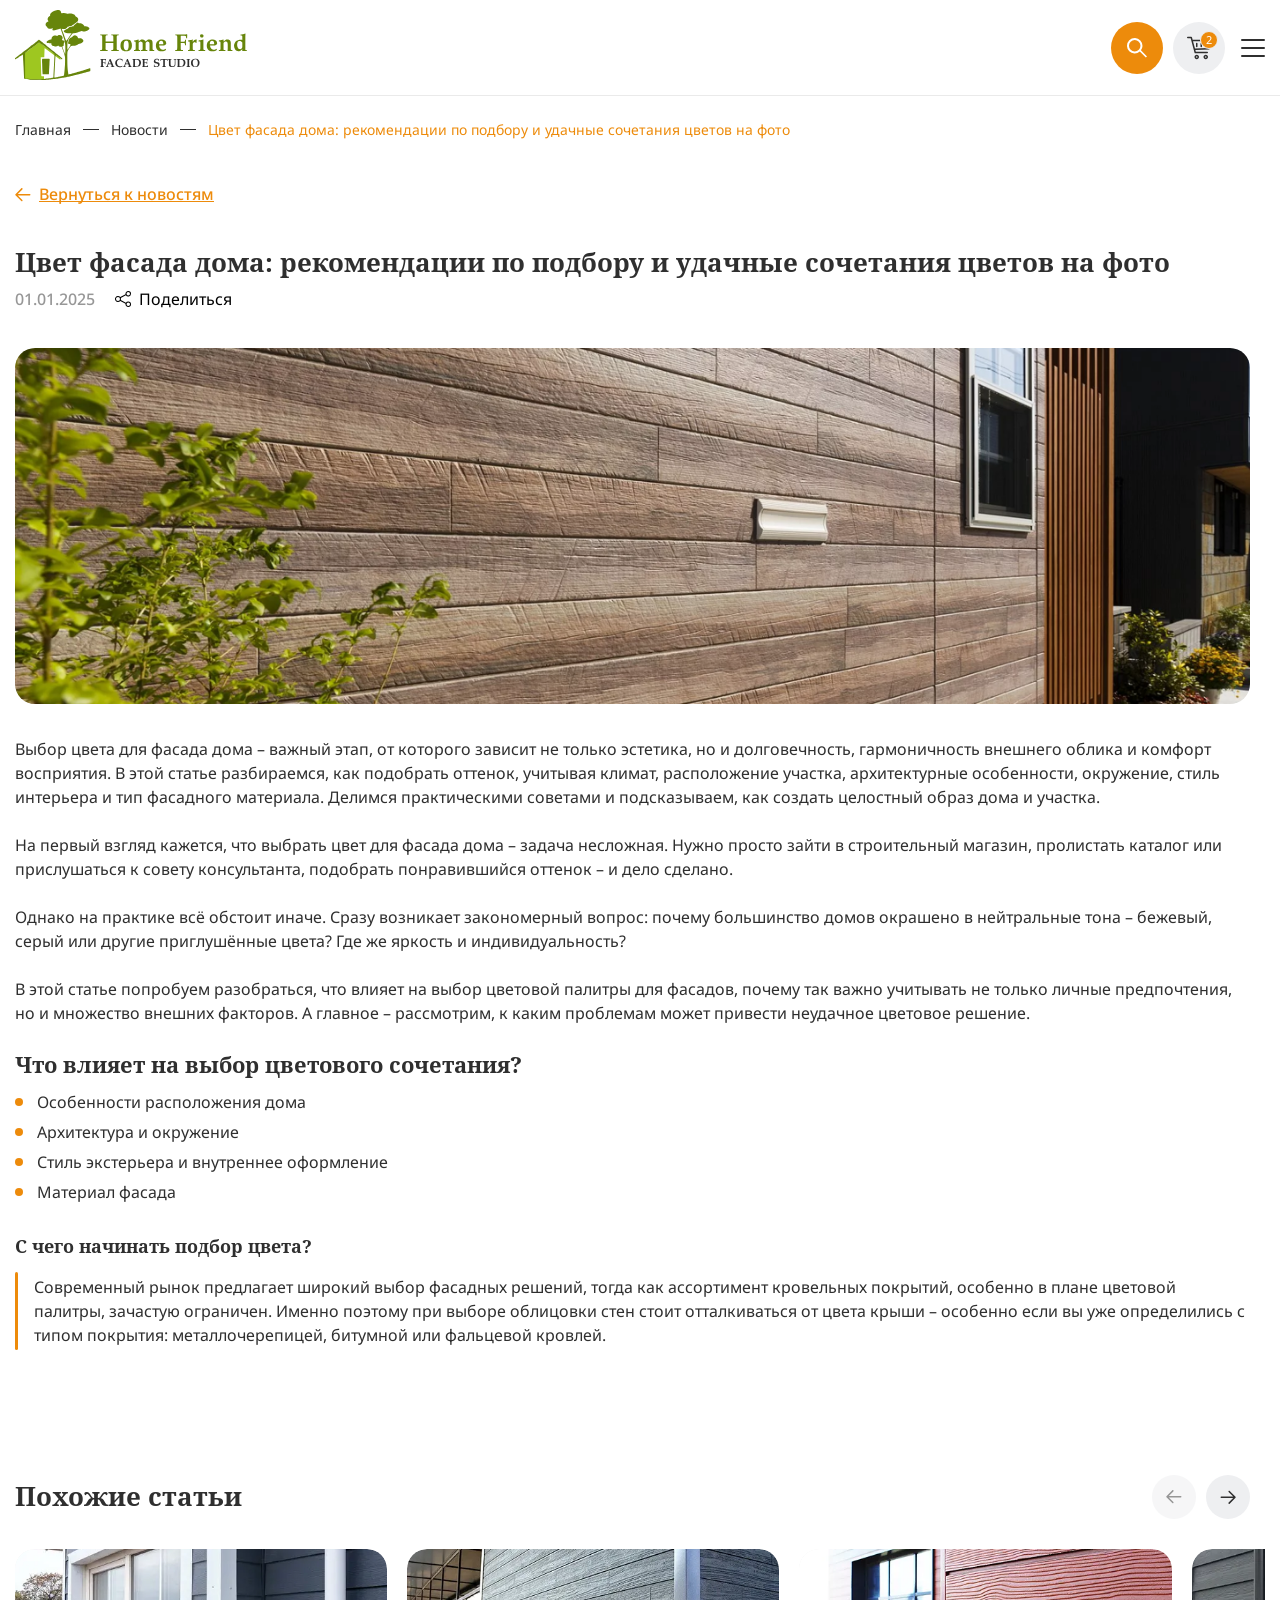
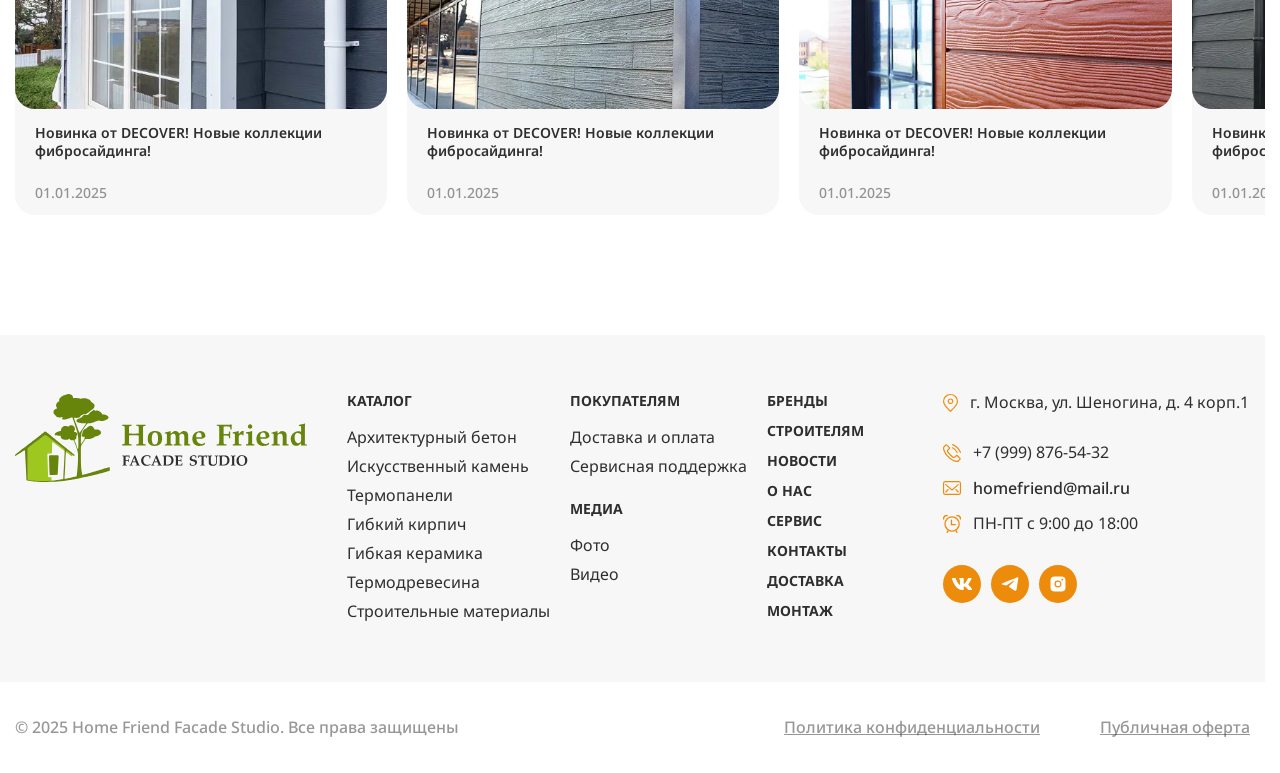
<file: news-detail.html>
<!DOCTYPE html>
<html lang="ru">

	<head>
		<title>Новости - детальная</title>
		<meta charset="utf-8">
		<meta name="viewport" content="width=device-width, initial-scale=1.0">

		<link rel="stylesheet" href="css/swiper.min.css" />
		<link rel="stylesheet" href="css/hystmodal.min.css" />
		<link rel="stylesheet" href="css/fancybox.min.css" />
		<link rel="stylesheet" href="css/styles.css?v=1749688926278" />

		<link rel="shortcut icon" type="image/x-icon" href="/favicon.ico" />
		<link rel="icon" type="image/svg+xml" href="/favicon.svg">

	</head>

	<body class="preload mp">
		<div class="main-wrapper-outer">
			<header class="header">
				<div class="container">
					<div class="header__content">
						<a href="index.html" class="header__logo">
							<img src="img/logo-home-friend.svg" alt="">
						</a>
						<div class="header__menu">
							<div class="header__body">
								<div class="header__burger-menu">
									<div class="header__top">
										<div class="contacts">
											<div class="contact">
												<div class="contact__item">
													<svg aria-hidden="true" width="15" height="18">
														<use xlink:href="img/sprite.svg#location"></use>
													</svg>
													<span>г. Москва, ул. Шеногина, д. 4 корп.1</span>
												</div>
											</div>
											<div class="contact">
												<div class="contact__item">
													<svg aria-hidden="true" width="18" height="18">
														<use xlink:href="img/sprite.svg#clock"></use>
													</svg>
													<span>ПН-ПТ с 9:00 до 18:00</span>
												</div>
												<a href="mailto:homefriend@mail.ru" class="contact__item">
													<svg aria-hidden="true" width="18" height="14">
														<use xlink:href="img/sprite.svg#email"></use>
													</svg>
													<span>homefriend@mail.ru</span>
												</a>
												<a href="tel:79998765432" class="contact__item">
													<svg aria-hidden="true" width="18" height="18">
														<use xlink:href="img/sprite.svg#phone"></use>
													</svg>
													<span>+7 (999) 876-54-32</span>
												</a>
											</div>
										</div>
										<button type="button" data-hystmodal="#modalCallback" class="btn">Заказать звонок</button>
									</div>
									<div class="header__bottom">
										<div class="header__catalog header-catalog">
											<div class="header-catalog__button">
												<a href="catalog.html" class="btn btn_primary ">
													<div class="header-catalog__icon"><span></span></div>
													<span>Каталог</span>
												</a>
											</div>
											<div class="menu__button">
												<svg aria-hidden="true" width="16" height="9">
													<use xlink:href="img/sprite.svg#chevron2"></use>
												</svg>
											</div>
											<div class="header-catalog__submenu1 submenu1">
												<ul>
													<li>
														<a class="menu__sublink1" href="catalog-detail.html">
															<span>Архитектурный бетон</span>
														</a>
														<div class="menu__button2">
															<svg aria-hidden="true" width="16" height="9">
																<use xlink:href="img/sprite.svg#chevron2"></use>
															</svg>
														</div>
														<div class="menu__submenu2">
															<button type="button" class="menu__back">
																<svg aria-hidden="true" width="16" height="9">
																	<use xlink:href="img/sprite.svg#chevron2"></use>
																</svg>
																<span>Архитектурный бетон</span>
															</button>
															<ul>
																<li>
																	<a href="#" class="menu__sublink2">
																		<span>Для отделки фасадов</span>
																		<svg aria-hidden="true" width="16" height="9">
																			<use xlink:href="img/sprite.svg#chevron2"></use>
																		</svg>
																	</a>
																</li>
																<li>
																	<a href="#" class="menu__sublink2">
																		<span>Для отделки цоколей</span>
																		<svg aria-hidden="true" width="16" height="9">
																			<use xlink:href="img/sprite.svg#chevron2"></use>
																		</svg>
																	</a>
																</li>
															</ul>
														</div>
													</li>
													<li>
														<a class="menu__sublink1" href="catalog-detail.html">
															<span>Искусственный камень</span>
														</a>
														<div class="menu__button2">
															<svg aria-hidden="true" width="16" height="9">
																<use xlink:href="img/sprite.svg#chevron2"></use>
															</svg>
														</div>
														<div class="menu__submenu2">
															<button type="button" class="menu__back">
																<svg aria-hidden="true" width="16" height="9">
																	<use xlink:href="img/sprite.svg#chevron2"></use>
																</svg>
																<span>Архитектурный бетон</span>
															</button>
															<ul>
																<li>
																	<a href="#" class="menu__sublink2">
																		<span>Для отделки фасадов</span>
																		<svg aria-hidden="true" width="16" height="9">
																			<use xlink:href="img/sprite.svg#chevron2"></use>
																		</svg>
																	</a>
																</li>
																<li>
																	<a href="#" class="menu__sublink2">
																		<span>Для отделки цоколей</span>
																		<svg aria-hidden="true" width="16" height="9">
																			<use xlink:href="img/sprite.svg#chevron2"></use>
																		</svg>
																	</a>
																</li>
															</ul>
														</div>
													</li>
													<li>
														<a class="menu__sublink1" href="catalog-detail.html">
															<span>Термопанели</span>
														</a>
														<div class="menu__button2">
															<svg aria-hidden="true" width="16" height="9">
																<use xlink:href="img/sprite.svg#chevron2"></use>
															</svg>
														</div>
														<div class="menu__submenu2">
															<button type="button" class="menu__back">
																<svg aria-hidden="true" width="16" height="9">
																	<use xlink:href="img/sprite.svg#chevron2"></use>
																</svg>
																<span>Архитектурный бетон</span>
															</button>
															<ul>
																<li>
																	<a href="#" class="menu__sublink2">
																		<span>Для отделки фасадов</span>
																		<svg aria-hidden="true" width="16" height="9">
																			<use xlink:href="img/sprite.svg#chevron2"></use>
																		</svg>
																	</a>
																</li>
																<li>
																	<a href="#" class="menu__sublink2">
																		<span>Для отделки цоколей</span>
																		<svg aria-hidden="true" width="16" height="9">
																			<use xlink:href="img/sprite.svg#chevron2"></use>
																		</svg>
																	</a>
																</li>
															</ul>
														</div>
													</li>
													<li>
														<a class="menu__sublink1" href="catalog-detail.html">
															<span>Гибкий кирпич</span>
														</a>
														<div class="menu__button2">
															<svg aria-hidden="true" width="16" height="9">
																<use xlink:href="img/sprite.svg#chevron2"></use>
															</svg>
														</div>
														<div class="menu__submenu2">
															<button type="button" class="menu__back">
																<svg aria-hidden="true" width="16" height="9">
																	<use xlink:href="img/sprite.svg#chevron2"></use>
																</svg>
																<span>Архитектурный бетон</span>
															</button>
															<ul>
																<li>
																	<a href="#" class="menu__sublink2">
																		<span>Для отделки фасадов</span>
																		<svg aria-hidden="true" width="16" height="9">
																			<use xlink:href="img/sprite.svg#chevron2"></use>
																		</svg>
																	</a>
																</li>
																<li>
																	<a href="#" class="menu__sublink2">
																		<span>Для отделки цоколей</span>
																		<svg aria-hidden="true" width="16" height="9">
																			<use xlink:href="img/sprite.svg#chevron2"></use>
																		</svg>
																	</a>
																</li>
															</ul>
														</div>
													</li>
													<li>
														<a class="menu__sublink1" href="catalog-detail.html">
															<span>Гибкая керамика</span>
														</a>
														<div class="menu__button2">
															<svg aria-hidden="true" width="16" height="9">
																<use xlink:href="img/sprite.svg#chevron2"></use>
															</svg>
														</div>
														<div class="menu__submenu2">
															<button type="button" class="menu__back">
																<svg aria-hidden="true" width="16" height="9">
																	<use xlink:href="img/sprite.svg#chevron2"></use>
																</svg>
																<span>Архитектурный бетон</span>
															</button>
															<ul>
																<li>
																	<a href="#" class="menu__sublink2">
																		<span>Для отделки фасадов</span>
																		<svg aria-hidden="true" width="16" height="9">
																			<use xlink:href="img/sprite.svg#chevron2"></use>
																		</svg>
																	</a>
																</li>
																<li>
																	<a href="#" class="menu__sublink2">
																		<span>Для отделки цоколей</span>
																		<svg aria-hidden="true" width="16" height="9">
																			<use xlink:href="img/sprite.svg#chevron2"></use>
																		</svg>
																	</a>
																</li>
															</ul>
														</div>
													</li>
													<li>
														<a class="menu__sublink1" href="catalog-detail.html">
															<span>Термодревесина</span>
														</a>
														<div class="menu__button2">
															<svg aria-hidden="true" width="16" height="9">
																<use xlink:href="img/sprite.svg#chevron2"></use>
															</svg>
														</div>
														<div class="menu__submenu2">
															<button type="button" class="menu__back">
																<svg aria-hidden="true" width="16" height="9">
																	<use xlink:href="img/sprite.svg#chevron2"></use>
																</svg>
																<span>Архитектурный бетон</span>
															</button>
															<ul>
																<li>
																	<a href="#" class="menu__sublink2">
																		<span>Для отделки фасадов</span>
																		<svg aria-hidden="true" width="16" height="9">
																			<use xlink:href="img/sprite.svg#chevron2"></use>
																		</svg>
																	</a>
																</li>
																<li>
																	<a href="#" class="menu__sublink2">
																		<span>Для отделки цоколей</span>
																		<svg aria-hidden="true" width="16" height="9">
																			<use xlink:href="img/sprite.svg#chevron2"></use>
																		</svg>
																	</a>
																</li>
															</ul>
														</div>
													</li>
													<li>
														<a class="menu__sublink1" href="catalog-detail.html">
															<span>Строительные материалы</span>
														</a>
														<div class="menu__button2">
															<svg aria-hidden="true" width="16" height="9">
																<use xlink:href="img/sprite.svg#chevron2"></use>
															</svg>
														</div>
														<div class="menu__submenu2">
															<button type="button" class="menu__back">
																<svg aria-hidden="true" width="16" height="9">
																	<use xlink:href="img/sprite.svg#chevron2"></use>
																</svg>
																<span>Архитектурный бетон</span>
															</button>
															<ul>
																<li>
																	<a href="#" class="menu__sublink2">
																		<span>Для отделки фасадов</span>
																		<svg aria-hidden="true" width="16" height="9">
																			<use xlink:href="img/sprite.svg#chevron2"></use>
																		</svg>
																	</a>
																</li>
																<li>
																	<a href="#" class="menu__sublink2">
																		<span>Для отделки цоколей</span>
																		<svg aria-hidden="true" width="16" height="9">
																			<use xlink:href="img/sprite.svg#chevron2"></use>
																		</svg>
																	</a>
																</li>
															</ul>
														</div>
													</li>
												</ul>
											</div>
										</div>
										<ul class="menu__list">
											<li class="menu__item">
												<a class="menu__link" href="brands.html">
													<span>бренды</span>
													<svg aria-hidden="true" width="16" height="9">
														<use xlink:href="img/sprite.svg#chevron2"></use>
													</svg>
												</a>
											</li>
											<li class="menu__item">
												<a class="menu__link" href="customers.html">
													<span>покупателям</span>
													<svg aria-hidden="true" width="16" height="9">
														<use xlink:href="img/sprite.svg#chevron2"></use>
													</svg>
												</a>
											</li>
											<li class="menu__item">
												<a class="menu__link" href="media.html">медиа</a>
												<div class="menu__button">
													<svg aria-hidden="true" width="16" height="9">
														<use xlink:href="img/sprite.svg#chevron2"></use>
													</svg>
												</div>
												<div class="menu__submenu1 submenu1">
													<ul>
														<li>
															<a class="menu__sublink1" href="photo.html">
																<span>Фото</span>
																<svg aria-hidden="true" width="16" height="9">
																	<use xlink:href="img/sprite.svg#chevron2"></use>
																</svg>
															</a>
														</li>
														<li>
															<a class="menu__sublink1" href="video.html">
																<span> Видео</span>
																<svg aria-hidden="true" width="16" height="9">
																	<use xlink:href="img/sprite.svg#chevron2"></use>
																</svg>
															</a>
														</li>
													</ul>
												</div>
											</li>
											<li class="menu__item">
												<a class="menu__link" href="about.html">
													<span> О нас</span>
													<svg aria-hidden="true" width="16" height="9">
														<use xlink:href="img/sprite.svg#chevron2"></use>
													</svg>
												</a>
											</li>
											<li class="menu__item">
												<a class="menu__link" href="news.html">
													<span> новости</span>
													<svg aria-hidden="true" width="16" height="9">
														<use xlink:href="img/sprite.svg#chevron2"></use>
													</svg>
												</a>
											</li>
											<li class="menu__item">
												<a class="menu__link" href="service.html">
													<span>Сервис</span>
													<svg aria-hidden="true" width="16" height="9">
														<use xlink:href="img/sprite.svg#chevron2"></use>
													</svg>
												</a>
											</li>
											<li class="menu__item">
												<a class="menu__link" href="contacts.html">
													<span>контакты</span>
													<svg aria-hidden="true" width="16" height="9">
														<use xlink:href="img/sprite.svg#chevron2"></use>
													</svg>
												</a>
											</li>
											<li class="menu__item">
												<a class="menu__link" href="delivery.html">
													<span>доставка</span>
													<svg aria-hidden="true" width="16" height="9">
														<use xlink:href="img/sprite.svg#chevron2"></use>
													</svg>
												</a>
											</li>
											<li class="menu__item">
												<a class="menu__link" href="montage.html">
													<span>монтаж</span>
													<svg aria-hidden="true" width="16" height="9">
														<use xlink:href="img/sprite.svg#chevron2"></use>
													</svg>
												</a>
											</li>
										</ul>
									</div>
								</div>
							</div>
							<div class="search">
								<button class="btn btn_primary search__button" type="button">
									<svg aria-hidden="true" width="20" height="20">
										<use xlink:href="img/sprite.svg#search1"></use>
									</svg>
									<span class="v-h">Поиск</span>
								</button>
								<div class="search__inner">
									<form action="search.php">
										<input class="search__input" placeholder="Поиск" type="text">
										<button class="btn btn_primary btn_circle" type="submit">
											<svg aria-hidden="true" width="20" height="20">
												<use xlink:href="img/sprite.svg#search1"></use>
											</svg>
											<span class="v-h">Искать</span>
										</button>
									</form>
									<div class="search__dropdown">
										<!--
              <div class="search__nofound">
                Ничего не найдено
              </div>
              -->
										<ul class="search__results">
											<li>
												<a href="#">
													<img loading="lazy" src="img/products/product1.webp" alt="">
													<span>Искусственный камень</span>
												</a>
											</li>
											<li>
												<a href="#">
													<img loading="lazy" src="img/products/product1.webp" alt="">
													<span>Искусственный камень</span>
												</a>
											</li>
											<li>
												<a href="#">
													<img loading="lazy" src="img/products/product1.webp" alt="">
													<span>Искусственный камень</span>
												</a>
											</li>
											<li>
												<a href="#">
													<span>Искусственный камень</span>
												</a>
											</li>
											<li>
												<a href="#">
													<span>Искусственный камень</span>
												</a>
											</li>
										</ul>
									</div>
								</div>
							</div>
							<a class="header__cart btn" href="cart.html">
								<svg aria-hidden="true" width="24" height="24">
									<use xlink:href="img/sprite.svg#basket1"></use>
								</svg>
								<span class="v-h">Товаров в корзине:</span>
								<span class="btn__count">2</span>
							</a>
							<button type="button" class="menu__icon icon-menu">
								<span></span>
							</button>
						</div>
					</div>
				</div>
			</header>
			<main class="main">

				<div class="breadcrumbs">
					<div class="container">
						<ul class="breadcrumbs__list">
							<li class="breadcrumbs__item">
								<a href="index.html">
									Главная
								</a>
							</li>
							<li class="breadcrumbs__item">
								<a href="index.html">
									Новости
								</a>
							</li>
							<li class="breadcrumbs__item is-active">
								<span>Цвет фасада дома: рекомендации по подбору и удачные сочетания цветов на фото</span>
							</li>
						</ul>
					</div>
				</div>

				<div class="block-news-detail block2">
					<div class="container">
						<a href="news.html" class="back">
							<svg aria-hidden="true" width="16" height="16">
								<use xlink:href="img/sprite.svg#arrow1"></use>
							</svg>
							<span>Вернуться к новостям</span>
						</a>
						<div class="block-news-detail__content">
							<h1 class="title2">
								Цвет фасада дома: рекомендации по подбору и удачные сочетания цветов на фото
							</h1>
							<div class="block-news-detail__subtitle">
								<div class="block-news-detail__data">01.01.2025</div>
								<button type="button" class="block-news-detail__share">
									<svg aria-hidden="true" width="16" height="16">
										<use xlink:href="img/sprite.svg#share"></use>
									</svg>
									<span>Поделиться</span>
								</button>
							</div>
							<div class="descr">
								<img loading="lazy" src="img/news/news5.webp" alt="">
								<p>
									Выбор цвета для фасада дома – важный этап, от которого зависит не только эстетика, но и
									долговечность, гармоничность внешнего облика и комфорт восприятия. В этой статье
									разбираемся, как подобрать оттенок, учитывая климат, расположение участка, архитектурные
									особенности, окружение, стиль интерьера и тип фасадного материала. Делимся практическими
									советами и подсказываем, как создать целостный образ дома и участка.
								</p>
								<p>
									На первый взгляд кажется, что выбрать цвет для фасада дома – задача несложная. Нужно
									просто зайти в строительный магазин, пролистать каталог или прислушаться к совету
									консультанта, подобрать понравившийся оттенок – и дело сделано.
								</p>
								<p>
									Однако на практике всё обстоит иначе. Сразу возникает закономерный вопрос: почему
									большинство домов окрашено в нейтральные тона – бежевый, серый или другие приглушённые
									цвета? Где же яркость и индивидуальность?
								</p>
								<p>
									В этой статье попробуем разобраться, что влияет на выбор цветовой палитры для фасадов,
									почему так важно учитывать не только личные предпочтения, но и множество внешних
									факторов. А главное – рассмотрим, к каким проблемам может привести неудачное цветовое
									решение.
								</p>
								<h3>Что влияет на выбор цветового сочетания?</h3>
								<ul>
									<li>
										Особенности расположения дома
									</li>
									<li>
										Архитектура и окружение
									</li>
									<li>
										Стиль экстерьера и внутреннее оформление
									</li>
									<li>
										Материал фасада
									</li>
								</ul>
								<h4>С чего начинать подбор цвета?</h4>
								<blockquote>
									<p>
										Современный рынок предлагает широкий выбор фасадных решений, тогда как ассортимент
										кровельных покрытий, особенно в плане цветовой палитры, зачастую ограничен. Именно
										поэтому при выборе облицовки стен стоит отталкиваться от цвета крыши – особенно если
										вы уже определились с типом покрытия: металлочерепицей, битумной или фальцевой
										кровлей.
									</p>
								</blockquote>
							</div>
						</div>
					</div>
				</div>

				<section class="block-similar-articles block2">
					<div data-swiper-wrapper="news" class="container">
						<div class="heading-complex">
							<div class="heading-complex__left">
								<h2 class="title2">Похожие статьи</h2>
							</div>
							<div class="swiper-navs">
								<button class="swiper-nav swiper-nav_prev" type="button">
									<svg aria-hidden="true" width="18" height="14">
										<use xlink:href="img/sprite.svg#arrow1"></use>
									</svg>
									<span class="v-h">Назад</span>
								</button>
								<button class="swiper-nav swiper-nav_next" type="button">
									<svg aria-hidden="true" width="18" height="14">
										<use xlink:href="img/sprite.svg#arrow1"></use>
									</svg>
									<span class="v-h">Вперед</span>
								</button>
							</div>
						</div>
						<div data-swiper="news" class="swiper swiper-news">
							<div class="swiper-wrapper">
								<div class="swiper-slide">
									<a href="news-detail.html" class="card-news">
										<div class="card-news__image">
											<img src="img/news/news1.webp" alt="">
										</div>
										<div class="card-news__item">
											<div class="card-news__title">
												Новинка от DECOVER! Новые коллекции фибросайдинга!
											</div>
											<div class="card-news__date">
												01.01.2025
											</div>
										</div>
									</a>
								</div>
								<div class="swiper-slide">
									<a href="news-detail.html" class="card-news">
										<div class="card-news__image">
											<img src="img/news/news2.webp" alt="">
										</div>
										<div class="card-news__item">
											<div class="card-news__title">
												Новинка от DECOVER! Новые коллекции фибросайдинга!
											</div>
											<div class="card-news__date">
												01.01.2025
											</div>
										</div>
									</a>
								</div>
								<div class="swiper-slide">
									<a href="news-detail.html" class="card-news">
										<div class="card-news__image">
											<img src="img/news/news3.webp" alt="">
										</div>
										<div class="card-news__item">
											<div class="card-news__title">
												Новинка от DECOVER! Новые коллекции фибросайдинга!
											</div>
											<div class="card-news__date">
												01.01.2025
											</div>
										</div>
									</a>
								</div>
								<div class="swiper-slide">
									<a href="news-detail.html" class="card-news">
										<div class="card-news__image">
											<img src="img/news/news4.webp" alt="">
										</div>
										<div class="card-news__item">
											<div class="card-news__title">
												Новинка от DECOVER! Новые коллекции фибросайдинга!
											</div>
											<div class="card-news__date">
												01.01.2025
											</div>
										</div>
									</a>
								</div>
								<div class="swiper-slide">
									<a href="news-detail.html" class="card-news">
										<div class="card-news__image">
											<img src="img/news/news5.webp" alt="">
										</div>
										<div class="card-news__item">
											<div class="card-news__title">
												Новинка от DECOVER! Новые коллекции фибросайдинга!
											</div>
											<div class="card-news__date">
												01.01.2025
											</div>
										</div>
									</a>
								</div>
								<div class="swiper-slide">
									<a href="news-detail.html" class="card-news">
										<div class="card-news__image">
											<img src="img/news/news2.webp" alt="">
										</div>
										<div class="card-news__item">
											<div class="card-news__title">
												Новинка от DECOVER! Новые коллекции фибросайдинга!
											</div>
											<div class="card-news__date">
												01.01.2025
											</div>
										</div>
									</a>
								</div>
							</div>
						</div>
					</div>
				</section>

			</main>
			<footer class="footer">
				<div class="footer__top top-footer">
					<div class="container">
						<div class="top-footer__content">
							<a href="index.html" class="top-footer__logo">
								<img loading="lazy" src="img/logo-home-friend.svg" alt="">
							</a>
							<div class="top-footer__menu">
								<div class="top-footer__column">
									<div class="top-footer__row">
										<a href="catalog.html" class="top-footer__title">каталог</a>
										<ul>
											<li>
												<a href="catalog-detail.html">
													Архитектурный бетон
												</a>
											</li>
											<li>
												<a href="catalog-detail.html">
													Искусственный камень
												</a>
											</li>
											<li>
												<a href="catalog-detail.html">Термопанели</a>
											</li>
											<li>
												<a href="catalog-detail.html">Гибкий кирпич</a>
											</li>
											<li>
												<a href="catalog-detail.html">Гибкая керамика</a>
											</li>
											<li>
												<a href="catalog-detail.html">Термодревесина</a>
											</li>
											<li>
												<a href="catalog-detail.html">
													Строительные материалы
												</a>
											</li>
										</ul>
									</div>
								</div>
								<div class="top-footer__column">
									<div class="top-footer__row">
										<a href="customers.html" class="top-footer__title">покупателям</a>
										<ul>
											<li>
												<a href="delivery.html">
													Доставка и оплата
												</a>
											</li>
											<li>
												<a href="service.html">
													Сервисная поддержка
												</a>
											</li>
										</ul>
									</div>
									<div class="top-footer__row">
										<a href="media.html" class="top-footer__title">медиа</a>
										<ul>
											<li>
												<a href="photo.html">
													Фото
												</a>
											</li>
											<li>
												<a href="video.html">
													Видео
												</a>
											</li>
										</ul>
									</div>
								</div>
								<div class="top-footer__column">
									<div class="top-footer__row">
										<a href="brands.html" class="top-footer__title">бренды</a>
										<a href="builders.html" class="top-footer__title">строителям</a>
										<a href="news.html" class="top-footer__title">новости</a>
										<a href="about.html" class="top-footer__title">О нас</a>
										<a href="service.html" class="top-footer__title">Сервис</a>
										<a href="contacts.html" class="top-footer__title">контакты</a>
										<a href="delivery.html" class="top-footer__title">доставка</a>
										<a href="montage.html" class="top-footer__title">монтаж</a>
									</div>
								</div>
							</div>
							<div class="contacts">
								<div class="contact">
									<div class="contact__item">
										<svg aria-hidden="true" width="15" height="18">
											<use xlink:href="img/sprite.svg#location"></use>
										</svg>
										<span>г. Москва, ул. Шеногина, д. 4 корп.1</span>
									</div>
								</div>
								<div class="contact">
									<a href="tel:79998765432" class="contact__item">
										<svg aria-hidden="true" width="18" height="18">
											<use xlink:href="img/sprite.svg#phone"></use>
										</svg>
										<span>+7 (999) 876-54-32</span>
									</a>
									<a href="mailto:homefriend@mail.ru" class="contact__item email">
										<svg aria-hidden="true" width="18" height="14">
											<use xlink:href="img/sprite.svg#email"></use>
										</svg>
										<span>homefriend@mail.ru</span>
									</a>
									<div class="contact__item">
										<svg aria-hidden="true" width="18" height="18">
											<use xlink:href="img/sprite.svg#clock"></use>
										</svg>
										<span>ПН-ПТ с 9:00 до 18:00</span>
									</div>
								</div>
								<div class="socials">
									<a href="#" class="social">
										<svg aria-hidden="true" width="20" height="12">
											<use xlink:href="img/sprite.svg#vk"></use>
										</svg>
									</a>
									<a href="#" class="social">
										<svg aria-hidden="true" width="18" height="14">
											<use xlink:href="img/sprite.svg#telegram"></use>
										</svg>
									</a>
									<a href="#" class="social">
										<svg aria-hidden="true" width="16" height="16">
											<use xlink:href="img/sprite.svg#instagram"></use>
										</svg>
									</a>
								</div>
							</div>
						</div>
					</div>
				</div>
				<div class="footer__bottom bottom-footer">
					<div class="container">
						<div class="bottom-footer__content">
							<div class="bottom-footer__copy">
								© 2025 Home Friend Facade Studio. Все права защищены
							</div>
							<div class="bottom-footer__column">
								<a href="policy.html">Политика конфиденциальности</a>
								<a href="#">Публичная оферта</a>
							</div>
						</div>
					</div>
				</div>
			</footer>
		</div>
		<div class="hystmodal" id="modalCallback" aria-hidden="true">
			<div class="hystmodal__wrap">
				<div class="hystmodal__window" role="dialog" aria-modal="true">
					<div class="hystmodal__inner">
						<div class="hystmodal__top">
							<div class="hystmodal__title">Закажите звонок</div>
							<div class="hystmodal__description textblock">
								Наши специалисты свяжуться с Вами в ближайшее время
							</div>
						</div>
						<form data-validate action="feedback.php">
							<div class="form-grid1">
								<div class="form-grid1__row">
									<div class="form-group form-group1">
										<input class="field-input1" id="feedback_name" name="feedback_name" placeholder="" type="text" required>
										<label for="feedback_name" class="form-group1__placeholder form-group1__placeholder_req">ФИО</label>
									</div>
								</div>
								<div class="form-grid1__row">
									<div class="form-group form-group1">
										<input class="field-input1" data-type="phone" data-mask="phone" id="feedback_phone" name="feedback_phone" placeholder=" " type="text" required>
										<label for="feedback_phone" class="form-group1__placeholder form-group1__placeholder_req"><span>+7</span>
											(999)-99-99</label>
									</div>
								</div>
								<div class="form-grid1__buttons">
									<button class="btn btn_primary" type="submit">
										<span>Заказать звонок</span>
									</button>
									<div class="textblock1 textblock1_small">
										Нажимая на кнопку «Заказать звонок», Вы соглашаетесь
										на <a href="#">обработку персональных данных</a> и с <a href="#">публичной офертой</a>
									</div>
								</div>
							</div>
						</form>
					</div>
					<button data-hystclose class="hystmodal__close">
						<svg aria-hidden="true" width="20" height="20">
							<use xlink:href="img/sprite.svg#close1"></use>
						</svg>
						<span class="v-h">Закрыть</span>
					</button>
				</div>
			</div>
		</div>
		<script src="js/jquery-3.7.0.min.js"></script>
		<script src="js/swiper-10.2.0.min.js"></script>
		<script src="js/hystmodal.min.js"></script>
		<script src="js/dragscroll.min.js"></script>
		<script src="js/overlayscrollbars-2.3.0.min.js"></script>
		<script src="js/imask.min.js"></script>
		<script src="js/jquery.validate.min.js"></script>
		<script src="js/tom-select.complete.min.js"></script>
		<script src="js/fancybox.umd.js"></script>
		<script src="js/popper.min.js"></script>
		<script src="js/tippy-bundle.umd.min.js"></script>
		<script src="js/dragscroll.min.js"></script>
		<script src="js/nouislider.min.js"></script>
		<script src="js/wNumb.min.js"></script>
		<script src="js/scripts.js?v=1749688926278"></script>
	</body>

</html>
</file>
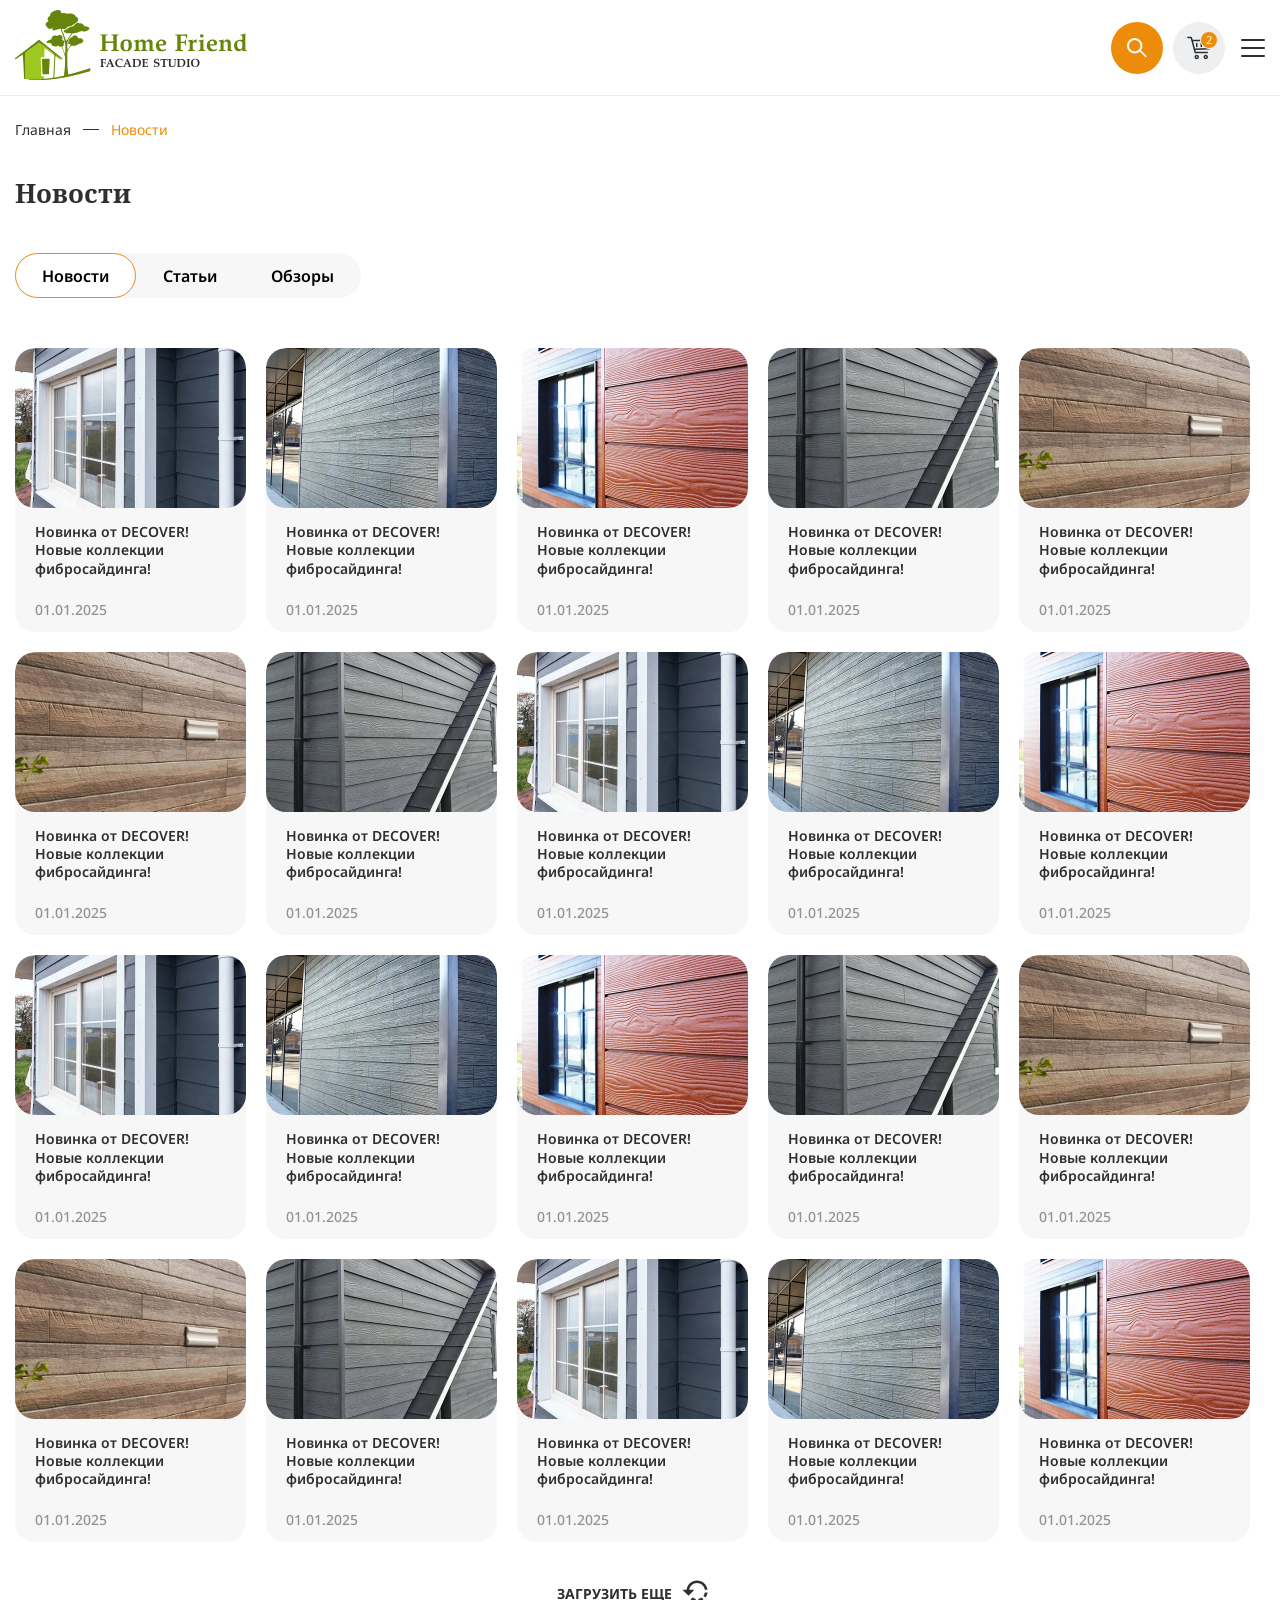
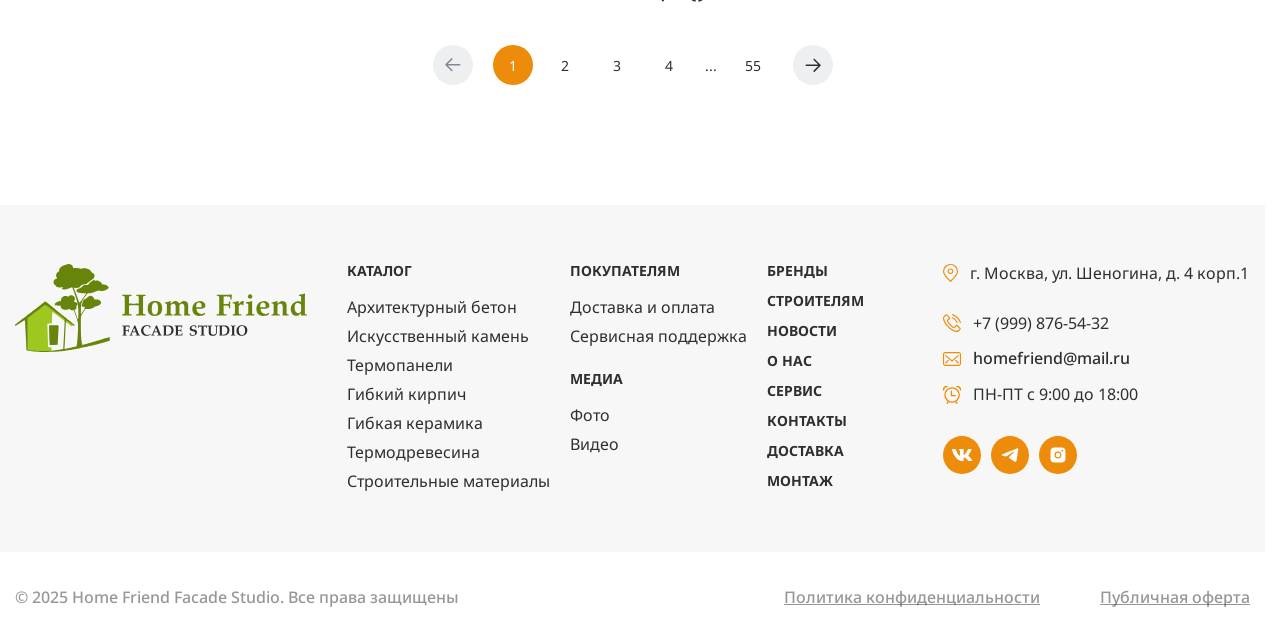
<file: news.html>
<!DOCTYPE html>
<html lang="ru">

	<head>
		<title>Новости</title>
		<meta charset="utf-8">
		<meta name="viewport" content="width=device-width, initial-scale=1.0">

		<link rel="stylesheet" href="css/swiper.min.css" />
		<link rel="stylesheet" href="css/hystmodal.min.css" />
		<link rel="stylesheet" href="css/fancybox.min.css" />
		<link rel="stylesheet" href="css/styles.css?v=1749688926278" />

		<link rel="shortcut icon" type="image/x-icon" href="/favicon.ico" />
		<link rel="icon" type="image/svg+xml" href="/favicon.svg">

	</head>

	<body class="preload mp">
		<div class="main-wrapper-outer">
			<header class="header">
				<div class="container">
					<div class="header__content">
						<a href="index.html" class="header__logo">
							<img src="img/logo-home-friend.svg" alt="">
						</a>
						<div class="header__menu">
							<div class="header__body">
								<div class="header__burger-menu">
									<div class="header__top">
										<div class="contacts">
											<div class="contact">
												<div class="contact__item">
													<svg aria-hidden="true" width="15" height="18">
														<use xlink:href="img/sprite.svg#location"></use>
													</svg>
													<span>г. Москва, ул. Шеногина, д. 4 корп.1</span>
												</div>
											</div>
											<div class="contact">
												<div class="contact__item">
													<svg aria-hidden="true" width="18" height="18">
														<use xlink:href="img/sprite.svg#clock"></use>
													</svg>
													<span>ПН-ПТ с 9:00 до 18:00</span>
												</div>
												<a href="mailto:homefriend@mail.ru" class="contact__item">
													<svg aria-hidden="true" width="18" height="14">
														<use xlink:href="img/sprite.svg#email"></use>
													</svg>
													<span>homefriend@mail.ru</span>
												</a>
												<a href="tel:79998765432" class="contact__item">
													<svg aria-hidden="true" width="18" height="18">
														<use xlink:href="img/sprite.svg#phone"></use>
													</svg>
													<span>+7 (999) 876-54-32</span>
												</a>
											</div>
										</div>
										<button type="button" data-hystmodal="#modalCallback" class="btn">Заказать звонок</button>
									</div>
									<div class="header__bottom">
										<div class="header__catalog header-catalog">
											<div class="header-catalog__button">
												<a href="catalog.html" class="btn btn_primary ">
													<div class="header-catalog__icon"><span></span></div>
													<span>Каталог</span>
												</a>
											</div>
											<div class="menu__button">
												<svg aria-hidden="true" width="16" height="9">
													<use xlink:href="img/sprite.svg#chevron2"></use>
												</svg>
											</div>
											<div class="header-catalog__submenu1 submenu1">
												<ul>
													<li>
														<a class="menu__sublink1" href="catalog-detail.html">
															<span>Архитектурный бетон</span>
														</a>
														<div class="menu__button2">
															<svg aria-hidden="true" width="16" height="9">
																<use xlink:href="img/sprite.svg#chevron2"></use>
															</svg>
														</div>
														<div class="menu__submenu2">
															<button type="button" class="menu__back">
																<svg aria-hidden="true" width="16" height="9">
																	<use xlink:href="img/sprite.svg#chevron2"></use>
																</svg>
																<span>Архитектурный бетон</span>
															</button>
															<ul>
																<li>
																	<a href="#" class="menu__sublink2">
																		<span>Для отделки фасадов</span>
																		<svg aria-hidden="true" width="16" height="9">
																			<use xlink:href="img/sprite.svg#chevron2"></use>
																		</svg>
																	</a>
																</li>
																<li>
																	<a href="#" class="menu__sublink2">
																		<span>Для отделки цоколей</span>
																		<svg aria-hidden="true" width="16" height="9">
																			<use xlink:href="img/sprite.svg#chevron2"></use>
																		</svg>
																	</a>
																</li>
															</ul>
														</div>
													</li>
													<li>
														<a class="menu__sublink1" href="catalog-detail.html">
															<span>Искусственный камень</span>
														</a>
														<div class="menu__button2">
															<svg aria-hidden="true" width="16" height="9">
																<use xlink:href="img/sprite.svg#chevron2"></use>
															</svg>
														</div>
														<div class="menu__submenu2">
															<button type="button" class="menu__back">
																<svg aria-hidden="true" width="16" height="9">
																	<use xlink:href="img/sprite.svg#chevron2"></use>
																</svg>
																<span>Архитектурный бетон</span>
															</button>
															<ul>
																<li>
																	<a href="#" class="menu__sublink2">
																		<span>Для отделки фасадов</span>
																		<svg aria-hidden="true" width="16" height="9">
																			<use xlink:href="img/sprite.svg#chevron2"></use>
																		</svg>
																	</a>
																</li>
																<li>
																	<a href="#" class="menu__sublink2">
																		<span>Для отделки цоколей</span>
																		<svg aria-hidden="true" width="16" height="9">
																			<use xlink:href="img/sprite.svg#chevron2"></use>
																		</svg>
																	</a>
																</li>
															</ul>
														</div>
													</li>
													<li>
														<a class="menu__sublink1" href="catalog-detail.html">
															<span>Термопанели</span>
														</a>
														<div class="menu__button2">
															<svg aria-hidden="true" width="16" height="9">
																<use xlink:href="img/sprite.svg#chevron2"></use>
															</svg>
														</div>
														<div class="menu__submenu2">
															<button type="button" class="menu__back">
																<svg aria-hidden="true" width="16" height="9">
																	<use xlink:href="img/sprite.svg#chevron2"></use>
																</svg>
																<span>Архитектурный бетон</span>
															</button>
															<ul>
																<li>
																	<a href="#" class="menu__sublink2">
																		<span>Для отделки фасадов</span>
																		<svg aria-hidden="true" width="16" height="9">
																			<use xlink:href="img/sprite.svg#chevron2"></use>
																		</svg>
																	</a>
																</li>
																<li>
																	<a href="#" class="menu__sublink2">
																		<span>Для отделки цоколей</span>
																		<svg aria-hidden="true" width="16" height="9">
																			<use xlink:href="img/sprite.svg#chevron2"></use>
																		</svg>
																	</a>
																</li>
															</ul>
														</div>
													</li>
													<li>
														<a class="menu__sublink1" href="catalog-detail.html">
															<span>Гибкий кирпич</span>
														</a>
														<div class="menu__button2">
															<svg aria-hidden="true" width="16" height="9">
																<use xlink:href="img/sprite.svg#chevron2"></use>
															</svg>
														</div>
														<div class="menu__submenu2">
															<button type="button" class="menu__back">
																<svg aria-hidden="true" width="16" height="9">
																	<use xlink:href="img/sprite.svg#chevron2"></use>
																</svg>
																<span>Архитектурный бетон</span>
															</button>
															<ul>
																<li>
																	<a href="#" class="menu__sublink2">
																		<span>Для отделки фасадов</span>
																		<svg aria-hidden="true" width="16" height="9">
																			<use xlink:href="img/sprite.svg#chevron2"></use>
																		</svg>
																	</a>
																</li>
																<li>
																	<a href="#" class="menu__sublink2">
																		<span>Для отделки цоколей</span>
																		<svg aria-hidden="true" width="16" height="9">
																			<use xlink:href="img/sprite.svg#chevron2"></use>
																		</svg>
																	</a>
																</li>
															</ul>
														</div>
													</li>
													<li>
														<a class="menu__sublink1" href="catalog-detail.html">
															<span>Гибкая керамика</span>
														</a>
														<div class="menu__button2">
															<svg aria-hidden="true" width="16" height="9">
																<use xlink:href="img/sprite.svg#chevron2"></use>
															</svg>
														</div>
														<div class="menu__submenu2">
															<button type="button" class="menu__back">
																<svg aria-hidden="true" width="16" height="9">
																	<use xlink:href="img/sprite.svg#chevron2"></use>
																</svg>
																<span>Архитектурный бетон</span>
															</button>
															<ul>
																<li>
																	<a href="#" class="menu__sublink2">
																		<span>Для отделки фасадов</span>
																		<svg aria-hidden="true" width="16" height="9">
																			<use xlink:href="img/sprite.svg#chevron2"></use>
																		</svg>
																	</a>
																</li>
																<li>
																	<a href="#" class="menu__sublink2">
																		<span>Для отделки цоколей</span>
																		<svg aria-hidden="true" width="16" height="9">
																			<use xlink:href="img/sprite.svg#chevron2"></use>
																		</svg>
																	</a>
																</li>
															</ul>
														</div>
													</li>
													<li>
														<a class="menu__sublink1" href="catalog-detail.html">
															<span>Термодревесина</span>
														</a>
														<div class="menu__button2">
															<svg aria-hidden="true" width="16" height="9">
																<use xlink:href="img/sprite.svg#chevron2"></use>
															</svg>
														</div>
														<div class="menu__submenu2">
															<button type="button" class="menu__back">
																<svg aria-hidden="true" width="16" height="9">
																	<use xlink:href="img/sprite.svg#chevron2"></use>
																</svg>
																<span>Архитектурный бетон</span>
															</button>
															<ul>
																<li>
																	<a href="#" class="menu__sublink2">
																		<span>Для отделки фасадов</span>
																		<svg aria-hidden="true" width="16" height="9">
																			<use xlink:href="img/sprite.svg#chevron2"></use>
																		</svg>
																	</a>
																</li>
																<li>
																	<a href="#" class="menu__sublink2">
																		<span>Для отделки цоколей</span>
																		<svg aria-hidden="true" width="16" height="9">
																			<use xlink:href="img/sprite.svg#chevron2"></use>
																		</svg>
																	</a>
																</li>
															</ul>
														</div>
													</li>
													<li>
														<a class="menu__sublink1" href="catalog-detail.html">
															<span>Строительные материалы</span>
														</a>
														<div class="menu__button2">
															<svg aria-hidden="true" width="16" height="9">
																<use xlink:href="img/sprite.svg#chevron2"></use>
															</svg>
														</div>
														<div class="menu__submenu2">
															<button type="button" class="menu__back">
																<svg aria-hidden="true" width="16" height="9">
																	<use xlink:href="img/sprite.svg#chevron2"></use>
																</svg>
																<span>Архитектурный бетон</span>
															</button>
															<ul>
																<li>
																	<a href="#" class="menu__sublink2">
																		<span>Для отделки фасадов</span>
																		<svg aria-hidden="true" width="16" height="9">
																			<use xlink:href="img/sprite.svg#chevron2"></use>
																		</svg>
																	</a>
																</li>
																<li>
																	<a href="#" class="menu__sublink2">
																		<span>Для отделки цоколей</span>
																		<svg aria-hidden="true" width="16" height="9">
																			<use xlink:href="img/sprite.svg#chevron2"></use>
																		</svg>
																	</a>
																</li>
															</ul>
														</div>
													</li>
												</ul>
											</div>
										</div>
										<ul class="menu__list">
											<li class="menu__item">
												<a class="menu__link" href="brands.html">
													<span>бренды</span>
													<svg aria-hidden="true" width="16" height="9">
														<use xlink:href="img/sprite.svg#chevron2"></use>
													</svg>
												</a>
											</li>
											<li class="menu__item">
												<a class="menu__link" href="customers.html">
													<span>покупателям</span>
													<svg aria-hidden="true" width="16" height="9">
														<use xlink:href="img/sprite.svg#chevron2"></use>
													</svg>
												</a>
											</li>
											<li class="menu__item">
												<a class="menu__link" href="media.html">медиа</a>
												<div class="menu__button">
													<svg aria-hidden="true" width="16" height="9">
														<use xlink:href="img/sprite.svg#chevron2"></use>
													</svg>
												</div>
												<div class="menu__submenu1 submenu1">
													<ul>
														<li>
															<a class="menu__sublink1" href="photo.html">
																<span>Фото</span>
																<svg aria-hidden="true" width="16" height="9">
																	<use xlink:href="img/sprite.svg#chevron2"></use>
																</svg>
															</a>
														</li>
														<li>
															<a class="menu__sublink1" href="video.html">
																<span> Видео</span>
																<svg aria-hidden="true" width="16" height="9">
																	<use xlink:href="img/sprite.svg#chevron2"></use>
																</svg>
															</a>
														</li>
													</ul>
												</div>
											</li>
											<li class="menu__item">
												<a class="menu__link" href="about.html">
													<span> О нас</span>
													<svg aria-hidden="true" width="16" height="9">
														<use xlink:href="img/sprite.svg#chevron2"></use>
													</svg>
												</a>
											</li>
											<li class="menu__item">
												<a class="menu__link" href="news.html">
													<span> новости</span>
													<svg aria-hidden="true" width="16" height="9">
														<use xlink:href="img/sprite.svg#chevron2"></use>
													</svg>
												</a>
											</li>
											<li class="menu__item">
												<a class="menu__link" href="service.html">
													<span>Сервис</span>
													<svg aria-hidden="true" width="16" height="9">
														<use xlink:href="img/sprite.svg#chevron2"></use>
													</svg>
												</a>
											</li>
											<li class="menu__item">
												<a class="menu__link" href="contacts.html">
													<span>контакты</span>
													<svg aria-hidden="true" width="16" height="9">
														<use xlink:href="img/sprite.svg#chevron2"></use>
													</svg>
												</a>
											</li>
											<li class="menu__item">
												<a class="menu__link" href="delivery.html">
													<span>доставка</span>
													<svg aria-hidden="true" width="16" height="9">
														<use xlink:href="img/sprite.svg#chevron2"></use>
													</svg>
												</a>
											</li>
											<li class="menu__item">
												<a class="menu__link" href="montage.html">
													<span>монтаж</span>
													<svg aria-hidden="true" width="16" height="9">
														<use xlink:href="img/sprite.svg#chevron2"></use>
													</svg>
												</a>
											</li>
										</ul>
									</div>
								</div>
							</div>
							<div class="search">
								<button class="btn btn_primary search__button" type="button">
									<svg aria-hidden="true" width="20" height="20">
										<use xlink:href="img/sprite.svg#search1"></use>
									</svg>
									<span class="v-h">Поиск</span>
								</button>
								<div class="search__inner">
									<form action="search.php">
										<input class="search__input" placeholder="Поиск" type="text">
										<button class="btn btn_primary btn_circle" type="submit">
											<svg aria-hidden="true" width="20" height="20">
												<use xlink:href="img/sprite.svg#search1"></use>
											</svg>
											<span class="v-h">Искать</span>
										</button>
									</form>
									<div class="search__dropdown">
										<!--
              <div class="search__nofound">
                Ничего не найдено
              </div>
              -->
										<ul class="search__results">
											<li>
												<a href="#">
													<img loading="lazy" src="img/products/product1.webp" alt="">
													<span>Искусственный камень</span>
												</a>
											</li>
											<li>
												<a href="#">
													<img loading="lazy" src="img/products/product1.webp" alt="">
													<span>Искусственный камень</span>
												</a>
											</li>
											<li>
												<a href="#">
													<img loading="lazy" src="img/products/product1.webp" alt="">
													<span>Искусственный камень</span>
												</a>
											</li>
											<li>
												<a href="#">
													<span>Искусственный камень</span>
												</a>
											</li>
											<li>
												<a href="#">
													<span>Искусственный камень</span>
												</a>
											</li>
										</ul>
									</div>
								</div>
							</div>
							<a class="header__cart btn" href="cart.html">
								<svg aria-hidden="true" width="24" height="24">
									<use xlink:href="img/sprite.svg#basket1"></use>
								</svg>
								<span class="v-h">Товаров в корзине:</span>
								<span class="btn__count">2</span>
							</a>
							<button type="button" class="menu__icon icon-menu">
								<span></span>
							</button>
						</div>
					</div>
				</div>
			</header>
			<main class="main">

				<div class="breadcrumbs">
					<div class="container">
						<ul class="breadcrumbs__list">
							<li class="breadcrumbs__item">
								<a href="index.html">
									Главная
								</a>
							</li>
							<li class="breadcrumbs__item is-active">
								<span>Новости</span>
							</li>
						</ul>
					</div>
				</div>

				<div class="heading-complex">
					<div class="container">
						<div class="heading-complex__content">
							<h1 class="title2">Новости</h1>
						</div>
					</div>
				</div>

				<div class="block-news block2 block-tabs block-tabs-filter">
					<div class="container">
						<div class="heading-complex__center">
							<nav class="heading-complex__nav">
								<button data-id="1" type="button" class="heading-complex__title _tab-active">Новости</button>
								<button data-id="2" type="button" class="heading-complex__title">Статьи</button>
								<button data-id="3" type="button" class="heading-complex__title">Обзоры</button>
							</nav>
						</div>
						<div class="block-news__content">
							<div data-id="1" class="tabs__body _tab-active">
								<div class="block-news__cards">
									<a href="news-detail.html" class="card-news">
										<div class="card-news__image">
											<img src="img/news/news1.webp" alt="">
										</div>
										<div class="card-news__item">
											<div class="card-news__title">
												Новинка от DECOVER! Новые коллекции фибросайдинга!
											</div>
											<div class="card-news__date">
												01.01.2025
											</div>
										</div>
									</a>
									<a href="news-detail.html" class="card-news">
										<div class="card-news__image">
											<img src="img/news/news2.webp" alt="">
										</div>
										<div class="card-news__item">
											<div class="card-news__title">
												Новинка от DECOVER! Новые коллекции фибросайдинга!
											</div>
											<div class="card-news__date">
												01.01.2025
											</div>
										</div>
									</a>
									<a href="news-detail.html" class="card-news">
										<div class="card-news__image">
											<img src="img/news/news3.webp" alt="">
										</div>
										<div class="card-news__item">
											<div class="card-news__title">
												Новинка от DECOVER! Новые коллекции фибросайдинга!
											</div>
											<div class="card-news__date">
												01.01.2025
											</div>
										</div>
									</a>
									<a href="news-detail.html" class="card-news">
										<div class="card-news__image">
											<img src="img/news/news4.webp" alt="">
										</div>
										<div class="card-news__item">
											<div class="card-news__title">
												Новинка от DECOVER! Новые коллекции фибросайдинга!
											</div>
											<div class="card-news__date">
												01.01.2025
											</div>
										</div>
									</a>
									<a href="news-detail.html" class="card-news">
										<div class="card-news__image">
											<img src="img/news/news5.webp" alt="">
										</div>
										<div class="card-news__item">
											<div class="card-news__title">
												Новинка от DECOVER! Новые коллекции фибросайдинга!
											</div>
											<div class="card-news__date">
												01.01.2025
											</div>
										</div>
									</a>
									<a href="news-detail.html" class="card-news">
										<div class="card-news__image">
											<img src="img/news/news5.webp" alt="">
										</div>
										<div class="card-news__item">
											<div class="card-news__title">
												Новинка от DECOVER! Новые коллекции фибросайдинга!
											</div>
											<div class="card-news__date">
												01.01.2025
											</div>
										</div>
									</a>
									<a href="news-detail.html" class="card-news">
										<div class="card-news__image">
											<img src="img/news/news4.webp" alt="">
										</div>
										<div class="card-news__item">
											<div class="card-news__title">
												Новинка от DECOVER! Новые коллекции фибросайдинга!
											</div>
											<div class="card-news__date">
												01.01.2025
											</div>
										</div>
									</a>
									<a href="news-detail.html" class="card-news">
										<div class="card-news__image">
											<img src="img/news/news1.webp" alt="">
										</div>
										<div class="card-news__item">
											<div class="card-news__title">
												Новинка от DECOVER! Новые коллекции фибросайдинга!
											</div>
											<div class="card-news__date">
												01.01.2025
											</div>
										</div>
									</a>
									<a href="news-detail.html" class="card-news">
										<div class="card-news__image">
											<img src="img/news/news2.webp" alt="">
										</div>
										<div class="card-news__item">
											<div class="card-news__title">
												Новинка от DECOVER! Новые коллекции фибросайдинга!
											</div>
											<div class="card-news__date">
												01.01.2025
											</div>
										</div>
									</a>
									<a href="news-detail.html" class="card-news">
										<div class="card-news__image">
											<img src="img/news/news3.webp" alt="">
										</div>
										<div class="card-news__item">
											<div class="card-news__title">
												Новинка от DECOVER! Новые коллекции фибросайдинга!
											</div>
											<div class="card-news__date">
												01.01.2025
											</div>
										</div>
									</a>
									<a href="news-detail.html" class="card-news">
										<div class="card-news__image">
											<img src="img/news/news1.webp" alt="">
										</div>
										<div class="card-news__item">
											<div class="card-news__title">
												Новинка от DECOVER! Новые коллекции фибросайдинга!
											</div>
											<div class="card-news__date">
												01.01.2025
											</div>
										</div>
									</a>
									<a href="news-detail.html" class="card-news">
										<div class="card-news__image">
											<img src="img/news/news2.webp" alt="">
										</div>
										<div class="card-news__item">
											<div class="card-news__title">
												Новинка от DECOVER! Новые коллекции фибросайдинга!
											</div>
											<div class="card-news__date">
												01.01.2025
											</div>
										</div>
									</a>
									<a href="news-detail.html" class="card-news">
										<div class="card-news__image">
											<img src="img/news/news3.webp" alt="">
										</div>
										<div class="card-news__item">
											<div class="card-news__title">
												Новинка от DECOVER! Новые коллекции фибросайдинга!
											</div>
											<div class="card-news__date">
												01.01.2025
											</div>
										</div>
									</a>
									<a href="news-detail.html" class="card-news">
										<div class="card-news__image">
											<img src="img/news/news4.webp" alt="">
										</div>
										<div class="card-news__item">
											<div class="card-news__title">
												Новинка от DECOVER! Новые коллекции фибросайдинга!
											</div>
											<div class="card-news__date">
												01.01.2025
											</div>
										</div>
									</a>
									<a href="news-detail.html" class="card-news">
										<div class="card-news__image">
											<img src="img/news/news5.webp" alt="">
										</div>
										<div class="card-news__item">
											<div class="card-news__title">
												Новинка от DECOVER! Новые коллекции фибросайдинга!
											</div>
											<div class="card-news__date">
												01.01.2025
											</div>
										</div>
									</a>
									<a href="news-detail.html" class="card-news">
										<div class="card-news__image">
											<img src="img/news/news5.webp" alt="">
										</div>
										<div class="card-news__item">
											<div class="card-news__title">
												Новинка от DECOVER! Новые коллекции фибросайдинга!
											</div>
											<div class="card-news__date">
												01.01.2025
											</div>
										</div>
									</a>
									<a href="news-detail.html" class="card-news">
										<div class="card-news__image">
											<img src="img/news/news4.webp" alt="">
										</div>
										<div class="card-news__item">
											<div class="card-news__title">
												Новинка от DECOVER! Новые коллекции фибросайдинга!
											</div>
											<div class="card-news__date">
												01.01.2025
											</div>
										</div>
									</a>
									<a href="news-detail.html" class="card-news">
										<div class="card-news__image">
											<img src="img/news/news1.webp" alt="">
										</div>
										<div class="card-news__item">
											<div class="card-news__title">
												Новинка от DECOVER! Новые коллекции фибросайдинга!
											</div>
											<div class="card-news__date">
												01.01.2025
											</div>
										</div>
									</a>
									<a href="news-detail.html" class="card-news">
										<div class="card-news__image">
											<img src="img/news/news2.webp" alt="">
										</div>
										<div class="card-news__item">
											<div class="card-news__title">
												Новинка от DECOVER! Новые коллекции фибросайдинга!
											</div>
											<div class="card-news__date">
												01.01.2025
											</div>
										</div>
									</a>
									<a href="news-detail.html" class="card-news">
										<div class="card-news__image">
											<img src="img/news/news3.webp" alt="">
										</div>
										<div class="card-news__item">
											<div class="card-news__title">
												Новинка от DECOVER! Новые коллекции фибросайдинга!
											</div>
											<div class="card-news__date">
												01.01.2025
											</div>
										</div>
									</a>
								</div>
							</div>
							<div data-id="2" class="tabs__body">
								<div class="block-news__cards">
									<a href="news-detail.html" class="card-news">
										<div class="card-news__image">
											<img src="img/news/news2.webp" alt="">
										</div>
										<div class="card-news__item">
											<div class="card-news__title">
												Новинка от DECOVER! Новые коллекции фибросайдинга!
											</div>
											<div class="card-news__date">
												01.01.2025
											</div>
										</div>
									</a>
									<a href="news-detail.html" class="card-news">
										<div class="card-news__image">
											<img src="img/news/news3.webp" alt="">
										</div>
										<div class="card-news__item">
											<div class="card-news__title">
												Новинка от DECOVER! Новые коллекции фибросайдинга!
											</div>
											<div class="card-news__date">
												01.01.2025
											</div>
										</div>
									</a>
									<a href="news-detail.html" class="card-news">
										<div class="card-news__image">
											<img src="img/news/news4.webp" alt="">
										</div>
										<div class="card-news__item">
											<div class="card-news__title">
												Новинка от DECOVER! Новые коллекции фибросайдинга!
											</div>
											<div class="card-news__date">
												01.01.2025
											</div>
										</div>
									</a>
									<a href="news-detail.html" class="card-news">
										<div class="card-news__image">
											<img src="img/news/news5.webp" alt="">
										</div>
										<div class="card-news__item">
											<div class="card-news__title">
												Новинка от DECOVER! Новые коллекции фибросайдинга!
											</div>
											<div class="card-news__date">
												01.01.2025
											</div>
										</div>
									</a>
									<a href="news-detail.html" class="card-news">
										<div class="card-news__image">
											<img src="img/news/news5.webp" alt="">
										</div>
										<div class="card-news__item">
											<div class="card-news__title">
												Новинка от DECOVER! Новые коллекции фибросайдинга!
											</div>
											<div class="card-news__date">
												01.01.2025
											</div>
										</div>
									</a>
									<a href="news-detail.html" class="card-news">
										<div class="card-news__image">
											<img src="img/news/news4.webp" alt="">
										</div>
										<div class="card-news__item">
											<div class="card-news__title">
												Новинка от DECOVER! Новые коллекции фибросайдинга!
											</div>
											<div class="card-news__date">
												01.01.2025
											</div>
										</div>
									</a>
									<a href="news-detail.html" class="card-news">
										<div class="card-news__image">
											<img src="img/news/news1.webp" alt="">
										</div>
										<div class="card-news__item">
											<div class="card-news__title">
												Новинка от DECOVER! Новые коллекции фибросайдинга!
											</div>
											<div class="card-news__date">
												01.01.2025
											</div>
										</div>
									</a>
									<a href="news-detail.html" class="card-news">
										<div class="card-news__image">
											<img src="img/news/news2.webp" alt="">
										</div>
										<div class="card-news__item">
											<div class="card-news__title">
												Новинка от DECOVER! Новые коллекции фибросайдинга!
											</div>
											<div class="card-news__date">
												01.01.2025
											</div>
										</div>
									</a>
									<a href="news-detail.html" class="card-news">
										<div class="card-news__image">
											<img src="img/news/news3.webp" alt="">
										</div>
										<div class="card-news__item">
											<div class="card-news__title">
												Новинка от DECOVER! Новые коллекции фибросайдинга!
											</div>
											<div class="card-news__date">
												01.01.2025
											</div>
										</div>
									</a>
									<a href="news-detail.html" class="card-news">
										<div class="card-news__image">
											<img src="img/news/news1.webp" alt="">
										</div>
										<div class="card-news__item">
											<div class="card-news__title">
												Новинка от DECOVER! Новые коллекции фибросайдинга!
											</div>
											<div class="card-news__date">
												01.01.2025
											</div>
										</div>
									</a>
									<a href="news-detail.html" class="card-news">
										<div class="card-news__image">
											<img src="img/news/news2.webp" alt="">
										</div>
										<div class="card-news__item">
											<div class="card-news__title">
												Новинка от DECOVER! Новые коллекции фибросайдинга!
											</div>
											<div class="card-news__date">
												01.01.2025
											</div>
										</div>
									</a>
									<a href="news-detail.html" class="card-news">
										<div class="card-news__image">
											<img src="img/news/news3.webp" alt="">
										</div>
										<div class="card-news__item">
											<div class="card-news__title">
												Новинка от DECOVER! Новые коллекции фибросайдинга!
											</div>
											<div class="card-news__date">
												01.01.2025
											</div>
										</div>
									</a>
									<a href="news-detail.html" class="card-news">
										<div class="card-news__image">
											<img src="img/news/news4.webp" alt="">
										</div>
										<div class="card-news__item">
											<div class="card-news__title">
												Новинка от DECOVER! Новые коллекции фибросайдинга!
											</div>
											<div class="card-news__date">
												01.01.2025
											</div>
										</div>
									</a>
									<a href="news-detail.html" class="card-news">
										<div class="card-news__image">
											<img src="img/news/news5.webp" alt="">
										</div>
										<div class="card-news__item">
											<div class="card-news__title">
												Новинка от DECOVER! Новые коллекции фибросайдинга!
											</div>
											<div class="card-news__date">
												01.01.2025
											</div>
										</div>
									</a>
									<a href="news-detail.html" class="card-news">
										<div class="card-news__image">
											<img src="img/news/news5.webp" alt="">
										</div>
										<div class="card-news__item">
											<div class="card-news__title">
												Новинка от DECOVER! Новые коллекции фибросайдинга!
											</div>
											<div class="card-news__date">
												01.01.2025
											</div>
										</div>
									</a>
									<a href="news-detail.html" class="card-news">
										<div class="card-news__image">
											<img src="img/news/news4.webp" alt="">
										</div>
										<div class="card-news__item">
											<div class="card-news__title">
												Новинка от DECOVER! Новые коллекции фибросайдинга!
											</div>
											<div class="card-news__date">
												01.01.2025
											</div>
										</div>
									</a>
									<a href="news-detail.html" class="card-news">
										<div class="card-news__image">
											<img src="img/news/news1.webp" alt="">
										</div>
										<div class="card-news__item">
											<div class="card-news__title">
												Новинка от DECOVER! Новые коллекции фибросайдинга!
											</div>
											<div class="card-news__date">
												01.01.2025
											</div>
										</div>
									</a>
									<a href="news-detail.html" class="card-news">
										<div class="card-news__image">
											<img src="img/news/news2.webp" alt="">
										</div>
										<div class="card-news__item">
											<div class="card-news__title">
												Новинка от DECOVER! Новые коллекции фибросайдинга!
											</div>
											<div class="card-news__date">
												01.01.2025
											</div>
										</div>
									</a>
									<a href="news-detail.html" class="card-news">
										<div class="card-news__image">
											<img src="img/news/news3.webp" alt="">
										</div>
										<div class="card-news__item">
											<div class="card-news__title">
												Новинка от DECOVER! Новые коллекции фибросайдинга!
											</div>
											<div class="card-news__date">
												01.01.2025
											</div>
										</div>
									</a>
								</div>
							</div>
							<div data-id="3" class="tabs__body">
								<div class="block-news__cards">
									<a href="news-detail.html" class="card-news">
										<div class="card-news__image">
											<img src="img/news/news1.webp" alt="">
										</div>
										<div class="card-news__item">
											<div class="card-news__title">
												Новинка от DECOVER! Новые коллекции фибросайдинга!
											</div>
											<div class="card-news__date">
												01.01.2025
											</div>
										</div>
									</a>
									<a href="news-detail.html" class="card-news">
										<div class="card-news__image">
											<img src="img/news/news3.webp" alt="">
										</div>
										<div class="card-news__item">
											<div class="card-news__title">
												Новинка от DECOVER! Новые коллекции фибросайдинга!
											</div>
											<div class="card-news__date">
												01.01.2025
											</div>
										</div>
									</a>
									<a href="news-detail.html" class="card-news">
										<div class="card-news__image">
											<img src="img/news/news4.webp" alt="">
										</div>
										<div class="card-news__item">
											<div class="card-news__title">
												Новинка от DECOVER! Новые коллекции фибросайдинга!
											</div>
											<div class="card-news__date">
												01.01.2025
											</div>
										</div>
									</a>
									<a href="news-detail.html" class="card-news">
										<div class="card-news__image">
											<img src="img/news/news5.webp" alt="">
										</div>
										<div class="card-news__item">
											<div class="card-news__title">
												Новинка от DECOVER! Новые коллекции фибросайдинга!
											</div>
											<div class="card-news__date">
												01.01.2025
											</div>
										</div>
									</a>
									<a href="news-detail.html" class="card-news">
										<div class="card-news__image">
											<img src="img/news/news5.webp" alt="">
										</div>
										<div class="card-news__item">
											<div class="card-news__title">
												Новинка от DECOVER! Новые коллекции фибросайдинга!
											</div>
											<div class="card-news__date">
												01.01.2025
											</div>
										</div>
									</a>
									<a href="news-detail.html" class="card-news">
										<div class="card-news__image">
											<img src="img/news/news4.webp" alt="">
										</div>
										<div class="card-news__item">
											<div class="card-news__title">
												Новинка от DECOVER! Новые коллекции фибросайдинга!
											</div>
											<div class="card-news__date">
												01.01.2025
											</div>
										</div>
									</a>
									<a href="news-detail.html" class="card-news">
										<div class="card-news__image">
											<img src="img/news/news1.webp" alt="">
										</div>
										<div class="card-news__item">
											<div class="card-news__title">
												Новинка от DECOVER! Новые коллекции фибросайдинга!
											</div>
											<div class="card-news__date">
												01.01.2025
											</div>
										</div>
									</a>
									<a href="news-detail.html" class="card-news">
										<div class="card-news__image">
											<img src="img/news/news2.webp" alt="">
										</div>
										<div class="card-news__item">
											<div class="card-news__title">
												Новинка от DECOVER! Новые коллекции фибросайдинга!
											</div>
											<div class="card-news__date">
												01.01.2025
											</div>
										</div>
									</a>
									<a href="news-detail.html" class="card-news">
										<div class="card-news__image">
											<img src="img/news/news3.webp" alt="">
										</div>
										<div class="card-news__item">
											<div class="card-news__title">
												Новинка от DECOVER! Новые коллекции фибросайдинга!
											</div>
											<div class="card-news__date">
												01.01.2025
											</div>
										</div>
									</a>
									<a href="news-detail.html" class="card-news">
										<div class="card-news__image">
											<img src="img/news/news1.webp" alt="">
										</div>
										<div class="card-news__item">
											<div class="card-news__title">
												Новинка от DECOVER! Новые коллекции фибросайдинга!
											</div>
											<div class="card-news__date">
												01.01.2025
											</div>
										</div>
									</a>
									<a href="news-detail.html" class="card-news">
										<div class="card-news__image">
											<img src="img/news/news2.webp" alt="">
										</div>
										<div class="card-news__item">
											<div class="card-news__title">
												Новинка от DECOVER! Новые коллекции фибросайдинга!
											</div>
											<div class="card-news__date">
												01.01.2025
											</div>
										</div>
									</a>
									<a href="news-detail.html" class="card-news">
										<div class="card-news__image">
											<img src="img/news/news3.webp" alt="">
										</div>
										<div class="card-news__item">
											<div class="card-news__title">
												Новинка от DECOVER! Новые коллекции фибросайдинга!
											</div>
											<div class="card-news__date">
												01.01.2025
											</div>
										</div>
									</a>
									<a href="news-detail.html" class="card-news">
										<div class="card-news__image">
											<img src="img/news/news4.webp" alt="">
										</div>
										<div class="card-news__item">
											<div class="card-news__title">
												Новинка от DECOVER! Новые коллекции фибросайдинга!
											</div>
											<div class="card-news__date">
												01.01.2025
											</div>
										</div>
									</a>
									<a href="news-detail.html" class="card-news">
										<div class="card-news__image">
											<img src="img/news/news5.webp" alt="">
										</div>
										<div class="card-news__item">
											<div class="card-news__title">
												Новинка от DECOVER! Новые коллекции фибросайдинга!
											</div>
											<div class="card-news__date">
												01.01.2025
											</div>
										</div>
									</a>
									<a href="news-detail.html" class="card-news">
										<div class="card-news__image">
											<img src="img/news/news5.webp" alt="">
										</div>
										<div class="card-news__item">
											<div class="card-news__title">
												Новинка от DECOVER! Новые коллекции фибросайдинга!
											</div>
											<div class="card-news__date">
												01.01.2025
											</div>
										</div>
									</a>
									<a href="news-detail.html" class="card-news">
										<div class="card-news__image">
											<img src="img/news/news4.webp" alt="">
										</div>
										<div class="card-news__item">
											<div class="card-news__title">
												Новинка от DECOVER! Новые коллекции фибросайдинга!
											</div>
											<div class="card-news__date">
												01.01.2025
											</div>
										</div>
									</a>
									<a href="news-detail.html" class="card-news">
										<div class="card-news__image">
											<img src="img/news/news1.webp" alt="">
										</div>
										<div class="card-news__item">
											<div class="card-news__title">
												Новинка от DECOVER! Новые коллекции фибросайдинга!
											</div>
											<div class="card-news__date">
												01.01.2025
											</div>
										</div>
									</a>
									<a href="news-detail.html" class="card-news">
										<div class="card-news__image">
											<img src="img/news/news2.webp" alt="">
										</div>
										<div class="card-news__item">
											<div class="card-news__title">
												Новинка от DECOVER! Новые коллекции фибросайдинга!
											</div>
											<div class="card-news__date">
												01.01.2025
											</div>
										</div>
									</a>
									<a href="news-detail.html" class="card-news">
										<div class="card-news__image">
											<img src="img/news/news3.webp" alt="">
										</div>
										<div class="card-news__item">
											<div class="card-news__title">
												Новинка от DECOVER! Новые коллекции фибросайдинга!
											</div>
											<div class="card-news__date">
												01.01.2025
											</div>
										</div>
									</a>
								</div>
							</div>
						</div>
						<div class="nav-bottom">
							<button class="btn-load">
								Загрузить еще
								<span class="spinner" role="status">
									<svg>
										<use xlink:href="img/sprite.svg#spinner1"></use>
									</svg>
								</span>
							</button>

							<nav aria-label="Постраничная навигация">
								<ul class="pagination">
									<li>
										<span class="pagination__item pagination__item_nav pagination__item_nav-prev pagination__item_disabled" href="#">
											<svg aria-hidden="true" width="18" height="14">
												<use xlink:href="img/sprite.svg#arrow1"></use>
											</svg>
										</span>
									</li>
									<li>
										<a class="pagination__item pagination__item_active" aria-current="page" href="#">1</a>
									</li>
									<li>
										<a class="pagination__item" href="#"><span class="v-h">Страница </span>2</a>
									</li>
									<li>
										<a class="pagination__item" href="#"><span class="v-h">Страница </span>3</a>
									</li>
									<li>
										<a class="pagination__item" href="#"><span class="v-h">Страница </span>4</a>
									</li>
									<li>
										<a class="pagination__item pagination__item_ellipsis" href="#">...</a>
									</li>
									<li>
										<a class="pagination__item" href="#"><span class="v-h">Страница </span>55</a>
									</li>
									<li>
										<a class="pagination__item pagination__item_nav pagination__item_nav-next" href="#">
											<svg aria-hidden="true" width="18" height="14">
												<use xlink:href="img/sprite.svg#arrow1"></use>
											</svg>
										</a>
									</li>
								</ul>
							</nav>
						</div>
					</div>
				</div>

			</main>
			<footer class="footer">
				<div class="footer__top top-footer">
					<div class="container">
						<div class="top-footer__content">
							<a href="index.html" class="top-footer__logo">
								<img loading="lazy" src="img/logo-home-friend.svg" alt="">
							</a>
							<div class="top-footer__menu">
								<div class="top-footer__column">
									<div class="top-footer__row">
										<a href="catalog.html" class="top-footer__title">каталог</a>
										<ul>
											<li>
												<a href="catalog-detail.html">
													Архитектурный бетон
												</a>
											</li>
											<li>
												<a href="catalog-detail.html">
													Искусственный камень
												</a>
											</li>
											<li>
												<a href="catalog-detail.html">Термопанели</a>
											</li>
											<li>
												<a href="catalog-detail.html">Гибкий кирпич</a>
											</li>
											<li>
												<a href="catalog-detail.html">Гибкая керамика</a>
											</li>
											<li>
												<a href="catalog-detail.html">Термодревесина</a>
											</li>
											<li>
												<a href="catalog-detail.html">
													Строительные материалы
												</a>
											</li>
										</ul>
									</div>
								</div>
								<div class="top-footer__column">
									<div class="top-footer__row">
										<a href="customers.html" class="top-footer__title">покупателям</a>
										<ul>
											<li>
												<a href="delivery.html">
													Доставка и оплата
												</a>
											</li>
											<li>
												<a href="service.html">
													Сервисная поддержка
												</a>
											</li>
										</ul>
									</div>
									<div class="top-footer__row">
										<a href="media.html" class="top-footer__title">медиа</a>
										<ul>
											<li>
												<a href="photo.html">
													Фото
												</a>
											</li>
											<li>
												<a href="video.html">
													Видео
												</a>
											</li>
										</ul>
									</div>
								</div>
								<div class="top-footer__column">
									<div class="top-footer__row">
										<a href="brands.html" class="top-footer__title">бренды</a>
										<a href="builders.html" class="top-footer__title">строителям</a>
										<a href="news.html" class="top-footer__title">новости</a>
										<a href="about.html" class="top-footer__title">О нас</a>
										<a href="service.html" class="top-footer__title">Сервис</a>
										<a href="contacts.html" class="top-footer__title">контакты</a>
										<a href="delivery.html" class="top-footer__title">доставка</a>
										<a href="montage.html" class="top-footer__title">монтаж</a>
									</div>
								</div>
							</div>
							<div class="contacts">
								<div class="contact">
									<div class="contact__item">
										<svg aria-hidden="true" width="15" height="18">
											<use xlink:href="img/sprite.svg#location"></use>
										</svg>
										<span>г. Москва, ул. Шеногина, д. 4 корп.1</span>
									</div>
								</div>
								<div class="contact">
									<a href="tel:79998765432" class="contact__item">
										<svg aria-hidden="true" width="18" height="18">
											<use xlink:href="img/sprite.svg#phone"></use>
										</svg>
										<span>+7 (999) 876-54-32</span>
									</a>
									<a href="mailto:homefriend@mail.ru" class="contact__item email">
										<svg aria-hidden="true" width="18" height="14">
											<use xlink:href="img/sprite.svg#email"></use>
										</svg>
										<span>homefriend@mail.ru</span>
									</a>
									<div class="contact__item">
										<svg aria-hidden="true" width="18" height="18">
											<use xlink:href="img/sprite.svg#clock"></use>
										</svg>
										<span>ПН-ПТ с 9:00 до 18:00</span>
									</div>
								</div>
								<div class="socials">
									<a href="#" class="social">
										<svg aria-hidden="true" width="20" height="12">
											<use xlink:href="img/sprite.svg#vk"></use>
										</svg>
									</a>
									<a href="#" class="social">
										<svg aria-hidden="true" width="18" height="14">
											<use xlink:href="img/sprite.svg#telegram"></use>
										</svg>
									</a>
									<a href="#" class="social">
										<svg aria-hidden="true" width="16" height="16">
											<use xlink:href="img/sprite.svg#instagram"></use>
										</svg>
									</a>
								</div>
							</div>
						</div>
					</div>
				</div>
				<div class="footer__bottom bottom-footer">
					<div class="container">
						<div class="bottom-footer__content">
							<div class="bottom-footer__copy">
								© 2025 Home Friend Facade Studio. Все права защищены
							</div>
							<div class="bottom-footer__column">
								<a href="policy.html">Политика конфиденциальности</a>
								<a href="#">Публичная оферта</a>
							</div>
						</div>
					</div>
				</div>
			</footer>
		</div>
		<div class="hystmodal" id="modalCallback" aria-hidden="true">
			<div class="hystmodal__wrap">
				<div class="hystmodal__window" role="dialog" aria-modal="true">
					<div class="hystmodal__inner">
						<div class="hystmodal__top">
							<div class="hystmodal__title">Закажите звонок</div>
							<div class="hystmodal__description textblock">
								Наши специалисты свяжуться с Вами в ближайшее время
							</div>
						</div>
						<form data-validate action="feedback.php">
							<div class="form-grid1">
								<div class="form-grid1__row">
									<div class="form-group form-group1">
										<input class="field-input1" id="feedback_name" name="feedback_name" placeholder="" type="text" required>
										<label for="feedback_name" class="form-group1__placeholder form-group1__placeholder_req">ФИО</label>
									</div>
								</div>
								<div class="form-grid1__row">
									<div class="form-group form-group1">
										<input class="field-input1" data-type="phone" data-mask="phone" id="feedback_phone" name="feedback_phone" placeholder=" " type="text" required>
										<label for="feedback_phone" class="form-group1__placeholder form-group1__placeholder_req"><span>+7</span>
											(999)-99-99</label>
									</div>
								</div>
								<div class="form-grid1__buttons">
									<button class="btn btn_primary" type="submit">
										<span>Заказать звонок</span>
									</button>
									<div class="textblock1 textblock1_small">
										Нажимая на кнопку «Заказать звонок», Вы соглашаетесь
										на <a href="#">обработку персональных данных</a> и с <a href="#">публичной офертой</a>
									</div>
								</div>
							</div>
						</form>
					</div>
					<button data-hystclose class="hystmodal__close">
						<svg aria-hidden="true" width="20" height="20">
							<use xlink:href="img/sprite.svg#close1"></use>
						</svg>
						<span class="v-h">Закрыть</span>
					</button>
				</div>
			</div>
		</div>
		<script src="js/jquery-3.7.0.min.js"></script>
		<script src="js/swiper-10.2.0.min.js"></script>
		<script src="js/hystmodal.min.js"></script>
		<script src="js/dragscroll.min.js"></script>
		<script src="js/overlayscrollbars-2.3.0.min.js"></script>
		<script src="js/imask.min.js"></script>
		<script src="js/jquery.validate.min.js"></script>
		<script src="js/tom-select.complete.min.js"></script>
		<script src="js/fancybox.umd.js"></script>
		<script src="js/popper.min.js"></script>
		<script src="js/tippy-bundle.umd.min.js"></script>
		<script src="js/dragscroll.min.js"></script>
		<script src="js/nouislider.min.js"></script>
		<script src="js/wNumb.min.js"></script>
		<script src="js/scripts.js?v=1749688926278"></script>
	</body>

</html>
</file>
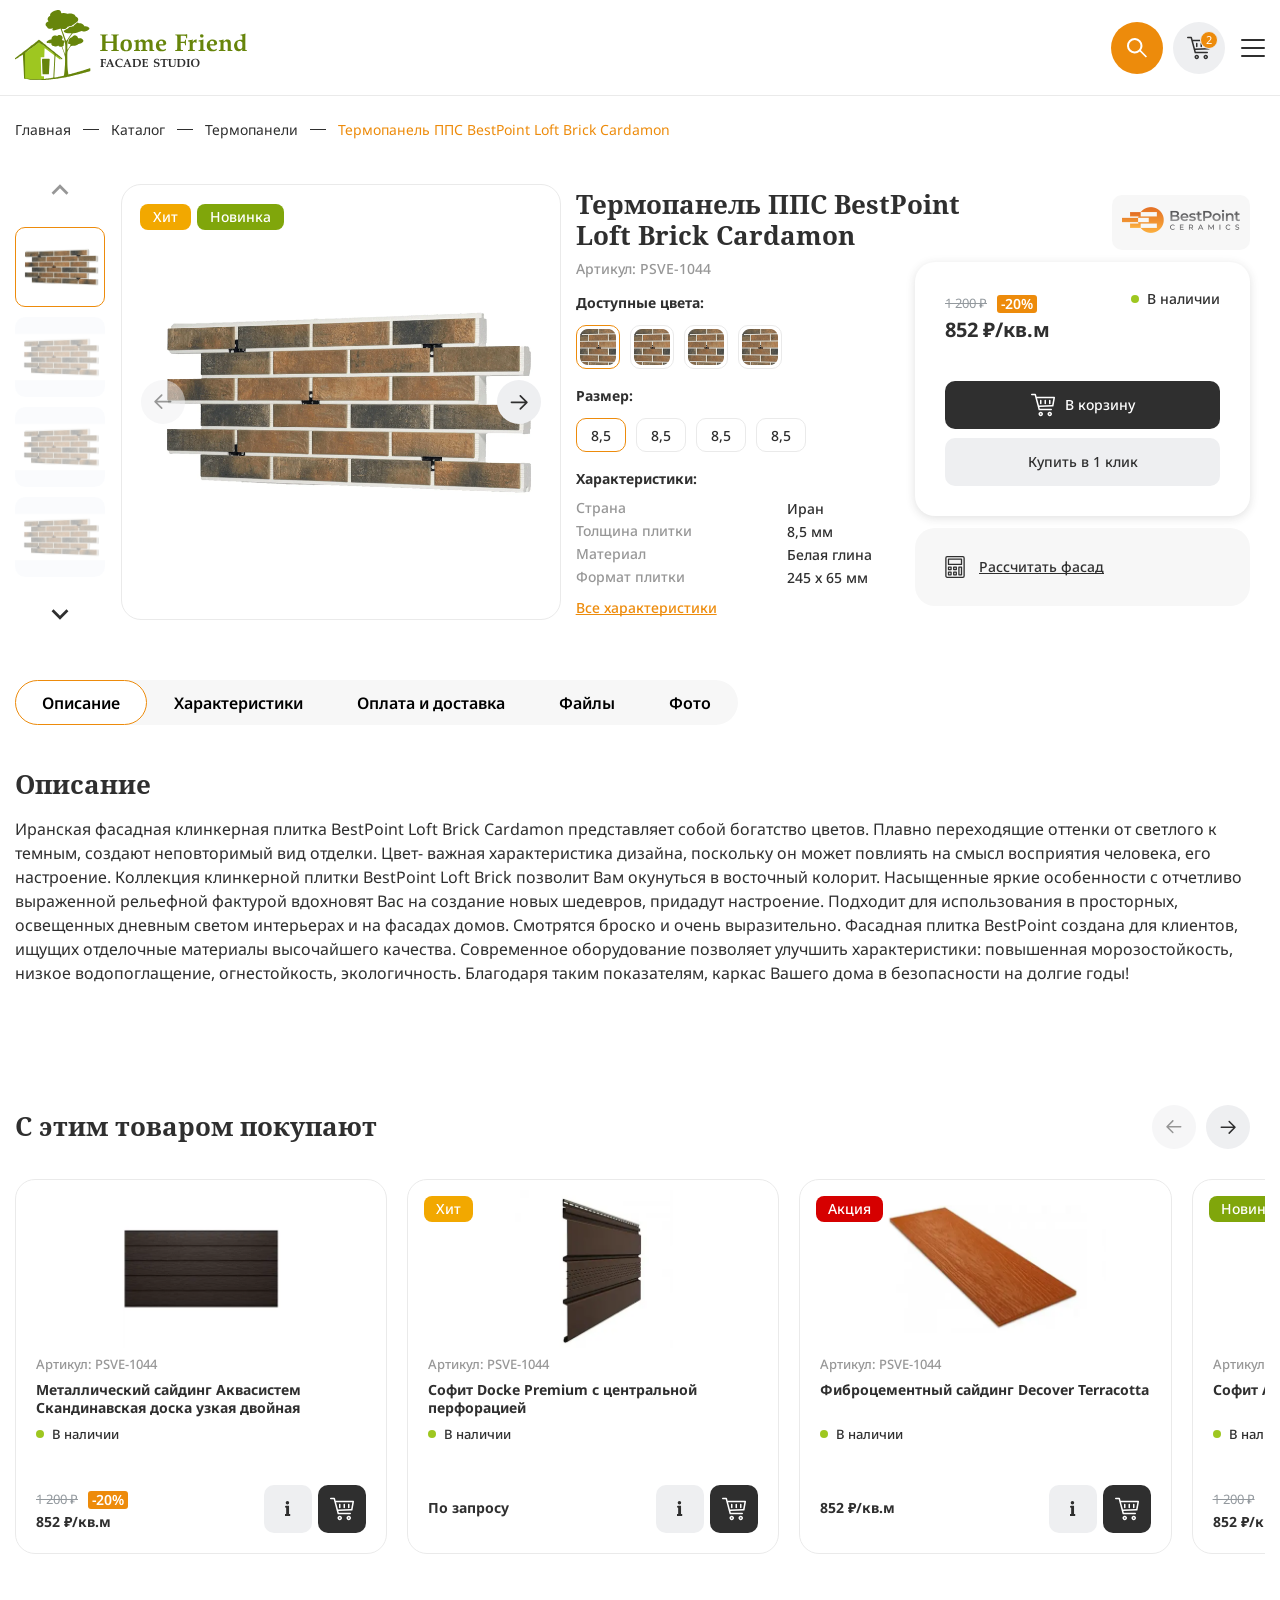
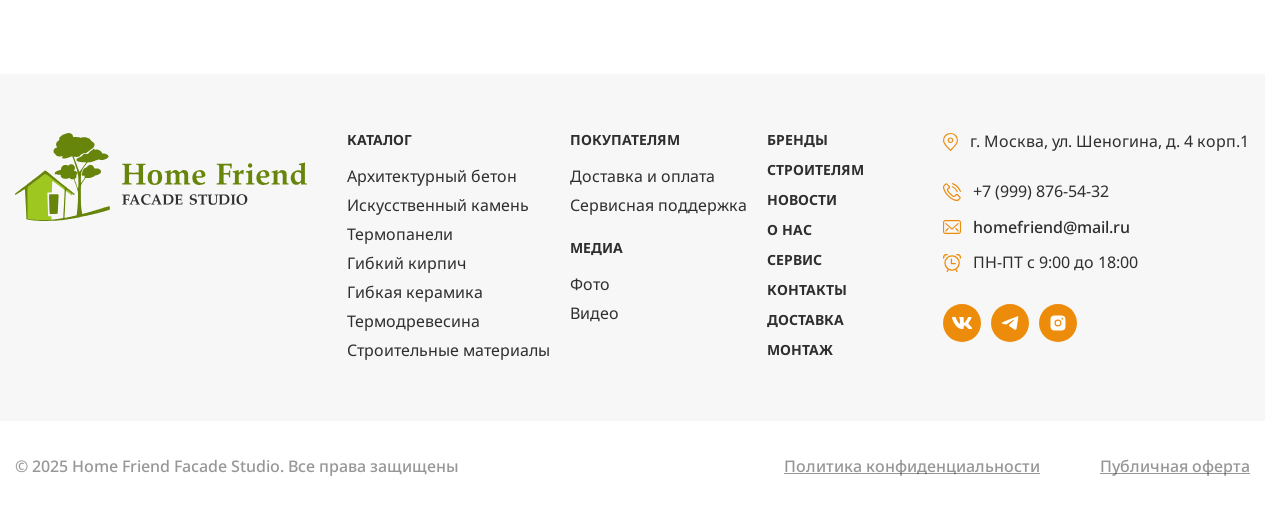
<file: product-card.html>
<!DOCTYPE html>
<html lang="ru">

	<head>
		<title>Карточка товара</title>
		<meta charset="utf-8">
		<meta name="viewport" content="width=device-width, initial-scale=1.0">

		<link rel="stylesheet" href="css/swiper.min.css" />
		<link rel="stylesheet" href="css/hystmodal.min.css" />
		<link rel="stylesheet" href="css/fancybox.min.css" />
		<link rel="stylesheet" href="css/styles.css?v=1749688926278" />

		<link rel="shortcut icon" type="image/x-icon" href="/favicon.ico" />
		<link rel="icon" type="image/svg+xml" href="/favicon.svg">

	</head>

	<body class="preload mp">
		<div class="main-wrapper-outer">
			<header class="header">
				<div class="container">
					<div class="header__content">
						<a href="index.html" class="header__logo">
							<img src="img/logo-home-friend.svg" alt="">
						</a>
						<div class="header__menu">
							<div class="header__body">
								<div class="header__burger-menu">
									<div class="header__top">
										<div class="contacts">
											<div class="contact">
												<div class="contact__item">
													<svg aria-hidden="true" width="15" height="18">
														<use xlink:href="img/sprite.svg#location"></use>
													</svg>
													<span>г. Москва, ул. Шеногина, д. 4 корп.1</span>
												</div>
											</div>
											<div class="contact">
												<div class="contact__item">
													<svg aria-hidden="true" width="18" height="18">
														<use xlink:href="img/sprite.svg#clock"></use>
													</svg>
													<span>ПН-ПТ с 9:00 до 18:00</span>
												</div>
												<a href="mailto:homefriend@mail.ru" class="contact__item">
													<svg aria-hidden="true" width="18" height="14">
														<use xlink:href="img/sprite.svg#email"></use>
													</svg>
													<span>homefriend@mail.ru</span>
												</a>
												<a href="tel:79998765432" class="contact__item">
													<svg aria-hidden="true" width="18" height="18">
														<use xlink:href="img/sprite.svg#phone"></use>
													</svg>
													<span>+7 (999) 876-54-32</span>
												</a>
											</div>
										</div>
										<button type="button" data-hystmodal="#modalCallback" class="btn">Заказать звонок</button>
									</div>
									<div class="header__bottom">
										<div class="header__catalog header-catalog">
											<div class="header-catalog__button">
												<a href="catalog.html" class="btn btn_primary ">
													<div class="header-catalog__icon"><span></span></div>
													<span>Каталог</span>
												</a>
											</div>
											<div class="menu__button">
												<svg aria-hidden="true" width="16" height="9">
													<use xlink:href="img/sprite.svg#chevron2"></use>
												</svg>
											</div>
											<div class="header-catalog__submenu1 submenu1">
												<ul>
													<li>
														<a class="menu__sublink1" href="catalog-detail.html">
															<span>Архитектурный бетон</span>
														</a>
														<div class="menu__button2">
															<svg aria-hidden="true" width="16" height="9">
																<use xlink:href="img/sprite.svg#chevron2"></use>
															</svg>
														</div>
														<div class="menu__submenu2">
															<button type="button" class="menu__back">
																<svg aria-hidden="true" width="16" height="9">
																	<use xlink:href="img/sprite.svg#chevron2"></use>
																</svg>
																<span>Архитектурный бетон</span>
															</button>
															<ul>
																<li>
																	<a href="#" class="menu__sublink2">
																		<span>Для отделки фасадов</span>
																		<svg aria-hidden="true" width="16" height="9">
																			<use xlink:href="img/sprite.svg#chevron2"></use>
																		</svg>
																	</a>
																</li>
																<li>
																	<a href="#" class="menu__sublink2">
																		<span>Для отделки цоколей</span>
																		<svg aria-hidden="true" width="16" height="9">
																			<use xlink:href="img/sprite.svg#chevron2"></use>
																		</svg>
																	</a>
																</li>
															</ul>
														</div>
													</li>
													<li>
														<a class="menu__sublink1" href="catalog-detail.html">
															<span>Искусственный камень</span>
														</a>
														<div class="menu__button2">
															<svg aria-hidden="true" width="16" height="9">
																<use xlink:href="img/sprite.svg#chevron2"></use>
															</svg>
														</div>
														<div class="menu__submenu2">
															<button type="button" class="menu__back">
																<svg aria-hidden="true" width="16" height="9">
																	<use xlink:href="img/sprite.svg#chevron2"></use>
																</svg>
																<span>Архитектурный бетон</span>
															</button>
															<ul>
																<li>
																	<a href="#" class="menu__sublink2">
																		<span>Для отделки фасадов</span>
																		<svg aria-hidden="true" width="16" height="9">
																			<use xlink:href="img/sprite.svg#chevron2"></use>
																		</svg>
																	</a>
																</li>
																<li>
																	<a href="#" class="menu__sublink2">
																		<span>Для отделки цоколей</span>
																		<svg aria-hidden="true" width="16" height="9">
																			<use xlink:href="img/sprite.svg#chevron2"></use>
																		</svg>
																	</a>
																</li>
															</ul>
														</div>
													</li>
													<li>
														<a class="menu__sublink1" href="catalog-detail.html">
															<span>Термопанели</span>
														</a>
														<div class="menu__button2">
															<svg aria-hidden="true" width="16" height="9">
																<use xlink:href="img/sprite.svg#chevron2"></use>
															</svg>
														</div>
														<div class="menu__submenu2">
															<button type="button" class="menu__back">
																<svg aria-hidden="true" width="16" height="9">
																	<use xlink:href="img/sprite.svg#chevron2"></use>
																</svg>
																<span>Архитектурный бетон</span>
															</button>
															<ul>
																<li>
																	<a href="#" class="menu__sublink2">
																		<span>Для отделки фасадов</span>
																		<svg aria-hidden="true" width="16" height="9">
																			<use xlink:href="img/sprite.svg#chevron2"></use>
																		</svg>
																	</a>
																</li>
																<li>
																	<a href="#" class="menu__sublink2">
																		<span>Для отделки цоколей</span>
																		<svg aria-hidden="true" width="16" height="9">
																			<use xlink:href="img/sprite.svg#chevron2"></use>
																		</svg>
																	</a>
																</li>
															</ul>
														</div>
													</li>
													<li>
														<a class="menu__sublink1" href="catalog-detail.html">
															<span>Гибкий кирпич</span>
														</a>
														<div class="menu__button2">
															<svg aria-hidden="true" width="16" height="9">
																<use xlink:href="img/sprite.svg#chevron2"></use>
															</svg>
														</div>
														<div class="menu__submenu2">
															<button type="button" class="menu__back">
																<svg aria-hidden="true" width="16" height="9">
																	<use xlink:href="img/sprite.svg#chevron2"></use>
																</svg>
																<span>Архитектурный бетон</span>
															</button>
															<ul>
																<li>
																	<a href="#" class="menu__sublink2">
																		<span>Для отделки фасадов</span>
																		<svg aria-hidden="true" width="16" height="9">
																			<use xlink:href="img/sprite.svg#chevron2"></use>
																		</svg>
																	</a>
																</li>
																<li>
																	<a href="#" class="menu__sublink2">
																		<span>Для отделки цоколей</span>
																		<svg aria-hidden="true" width="16" height="9">
																			<use xlink:href="img/sprite.svg#chevron2"></use>
																		</svg>
																	</a>
																</li>
															</ul>
														</div>
													</li>
													<li>
														<a class="menu__sublink1" href="catalog-detail.html">
															<span>Гибкая керамика</span>
														</a>
														<div class="menu__button2">
															<svg aria-hidden="true" width="16" height="9">
																<use xlink:href="img/sprite.svg#chevron2"></use>
															</svg>
														</div>
														<div class="menu__submenu2">
															<button type="button" class="menu__back">
																<svg aria-hidden="true" width="16" height="9">
																	<use xlink:href="img/sprite.svg#chevron2"></use>
																</svg>
																<span>Архитектурный бетон</span>
															</button>
															<ul>
																<li>
																	<a href="#" class="menu__sublink2">
																		<span>Для отделки фасадов</span>
																		<svg aria-hidden="true" width="16" height="9">
																			<use xlink:href="img/sprite.svg#chevron2"></use>
																		</svg>
																	</a>
																</li>
																<li>
																	<a href="#" class="menu__sublink2">
																		<span>Для отделки цоколей</span>
																		<svg aria-hidden="true" width="16" height="9">
																			<use xlink:href="img/sprite.svg#chevron2"></use>
																		</svg>
																	</a>
																</li>
															</ul>
														</div>
													</li>
													<li>
														<a class="menu__sublink1" href="catalog-detail.html">
															<span>Термодревесина</span>
														</a>
														<div class="menu__button2">
															<svg aria-hidden="true" width="16" height="9">
																<use xlink:href="img/sprite.svg#chevron2"></use>
															</svg>
														</div>
														<div class="menu__submenu2">
															<button type="button" class="menu__back">
																<svg aria-hidden="true" width="16" height="9">
																	<use xlink:href="img/sprite.svg#chevron2"></use>
																</svg>
																<span>Архитектурный бетон</span>
															</button>
															<ul>
																<li>
																	<a href="#" class="menu__sublink2">
																		<span>Для отделки фасадов</span>
																		<svg aria-hidden="true" width="16" height="9">
																			<use xlink:href="img/sprite.svg#chevron2"></use>
																		</svg>
																	</a>
																</li>
																<li>
																	<a href="#" class="menu__sublink2">
																		<span>Для отделки цоколей</span>
																		<svg aria-hidden="true" width="16" height="9">
																			<use xlink:href="img/sprite.svg#chevron2"></use>
																		</svg>
																	</a>
																</li>
															</ul>
														</div>
													</li>
													<li>
														<a class="menu__sublink1" href="catalog-detail.html">
															<span>Строительные материалы</span>
														</a>
														<div class="menu__button2">
															<svg aria-hidden="true" width="16" height="9">
																<use xlink:href="img/sprite.svg#chevron2"></use>
															</svg>
														</div>
														<div class="menu__submenu2">
															<button type="button" class="menu__back">
																<svg aria-hidden="true" width="16" height="9">
																	<use xlink:href="img/sprite.svg#chevron2"></use>
																</svg>
																<span>Архитектурный бетон</span>
															</button>
															<ul>
																<li>
																	<a href="#" class="menu__sublink2">
																		<span>Для отделки фасадов</span>
																		<svg aria-hidden="true" width="16" height="9">
																			<use xlink:href="img/sprite.svg#chevron2"></use>
																		</svg>
																	</a>
																</li>
																<li>
																	<a href="#" class="menu__sublink2">
																		<span>Для отделки цоколей</span>
																		<svg aria-hidden="true" width="16" height="9">
																			<use xlink:href="img/sprite.svg#chevron2"></use>
																		</svg>
																	</a>
																</li>
															</ul>
														</div>
													</li>
												</ul>
											</div>
										</div>
										<ul class="menu__list">
											<li class="menu__item">
												<a class="menu__link" href="brands.html">
													<span>бренды</span>
													<svg aria-hidden="true" width="16" height="9">
														<use xlink:href="img/sprite.svg#chevron2"></use>
													</svg>
												</a>
											</li>
											<li class="menu__item">
												<a class="menu__link" href="customers.html">
													<span>покупателям</span>
													<svg aria-hidden="true" width="16" height="9">
														<use xlink:href="img/sprite.svg#chevron2"></use>
													</svg>
												</a>
											</li>
											<li class="menu__item">
												<a class="menu__link" href="media.html">медиа</a>
												<div class="menu__button">
													<svg aria-hidden="true" width="16" height="9">
														<use xlink:href="img/sprite.svg#chevron2"></use>
													</svg>
												</div>
												<div class="menu__submenu1 submenu1">
													<ul>
														<li>
															<a class="menu__sublink1" href="photo.html">
																<span>Фото</span>
																<svg aria-hidden="true" width="16" height="9">
																	<use xlink:href="img/sprite.svg#chevron2"></use>
																</svg>
															</a>
														</li>
														<li>
															<a class="menu__sublink1" href="video.html">
																<span> Видео</span>
																<svg aria-hidden="true" width="16" height="9">
																	<use xlink:href="img/sprite.svg#chevron2"></use>
																</svg>
															</a>
														</li>
													</ul>
												</div>
											</li>
											<li class="menu__item">
												<a class="menu__link" href="about.html">
													<span> О нас</span>
													<svg aria-hidden="true" width="16" height="9">
														<use xlink:href="img/sprite.svg#chevron2"></use>
													</svg>
												</a>
											</li>
											<li class="menu__item">
												<a class="menu__link" href="news.html">
													<span> новости</span>
													<svg aria-hidden="true" width="16" height="9">
														<use xlink:href="img/sprite.svg#chevron2"></use>
													</svg>
												</a>
											</li>
											<li class="menu__item">
												<a class="menu__link" href="service.html">
													<span>Сервис</span>
													<svg aria-hidden="true" width="16" height="9">
														<use xlink:href="img/sprite.svg#chevron2"></use>
													</svg>
												</a>
											</li>
											<li class="menu__item">
												<a class="menu__link" href="contacts.html">
													<span>контакты</span>
													<svg aria-hidden="true" width="16" height="9">
														<use xlink:href="img/sprite.svg#chevron2"></use>
													</svg>
												</a>
											</li>
											<li class="menu__item">
												<a class="menu__link" href="delivery.html">
													<span>доставка</span>
													<svg aria-hidden="true" width="16" height="9">
														<use xlink:href="img/sprite.svg#chevron2"></use>
													</svg>
												</a>
											</li>
											<li class="menu__item">
												<a class="menu__link" href="montage.html">
													<span>монтаж</span>
													<svg aria-hidden="true" width="16" height="9">
														<use xlink:href="img/sprite.svg#chevron2"></use>
													</svg>
												</a>
											</li>
										</ul>
									</div>
								</div>
							</div>
							<div class="search">
								<button class="btn btn_primary search__button" type="button">
									<svg aria-hidden="true" width="20" height="20">
										<use xlink:href="img/sprite.svg#search1"></use>
									</svg>
									<span class="v-h">Поиск</span>
								</button>
								<div class="search__inner">
									<form action="search.php">
										<input class="search__input" placeholder="Поиск" type="text">
										<button class="btn btn_primary btn_circle" type="submit">
											<svg aria-hidden="true" width="20" height="20">
												<use xlink:href="img/sprite.svg#search1"></use>
											</svg>
											<span class="v-h">Искать</span>
										</button>
									</form>
									<div class="search__dropdown">
										<!--
              <div class="search__nofound">
                Ничего не найдено
              </div>
              -->
										<ul class="search__results">
											<li>
												<a href="#">
													<img loading="lazy" src="img/products/product1.webp" alt="">
													<span>Искусственный камень</span>
												</a>
											</li>
											<li>
												<a href="#">
													<img loading="lazy" src="img/products/product1.webp" alt="">
													<span>Искусственный камень</span>
												</a>
											</li>
											<li>
												<a href="#">
													<img loading="lazy" src="img/products/product1.webp" alt="">
													<span>Искусственный камень</span>
												</a>
											</li>
											<li>
												<a href="#">
													<span>Искусственный камень</span>
												</a>
											</li>
											<li>
												<a href="#">
													<span>Искусственный камень</span>
												</a>
											</li>
										</ul>
									</div>
								</div>
							</div>
							<a class="header__cart btn" href="cart.html">
								<svg aria-hidden="true" width="24" height="24">
									<use xlink:href="img/sprite.svg#basket1"></use>
								</svg>
								<span class="v-h">Товаров в корзине:</span>
								<span class="btn__count">2</span>
							</a>
							<button type="button" class="menu__icon icon-menu">
								<span></span>
							</button>
						</div>
					</div>
				</div>
			</header>
			<main class="main">

				<div class="breadcrumbs">
					<div class="container">
						<ul class="breadcrumbs__list">
							<li class="breadcrumbs__item">
								<a href="index.html">
									Главная
								</a>
							</li>
							<li class="breadcrumbs__item">
								<a href="catalog.html">
									Каталог
								</a>
							</li>
							<li class="breadcrumbs__item">
								<a href="catalog-detail.html">
									Термопанели
								</a>
							</li>
							<li class="breadcrumbs__item is-active">
								<span>Термопанель ППС BestPoint Loft Brick Cardamon</span>
							</li>
						</ul>
					</div>
				</div>

				<div class="block-product block2">
					<div class="container">
						<div data-swiper-wrapper="product-card" class="block-product__top top-block-product block1">
							<div class="top-block-product__sliders">
								<div class="top-block-product__thumbs">
									<div data-swiper="product-card-thumbs" class="swiper swiper-thumbs">
										<div class="swiper-wrapper">
											<div class="swiper-slide">
												<img src="img/products/product5.webp" alt="">
											</div>
											<div class="swiper-slide">
												<img src="img/products/product5.webp" alt="">
											</div>
											<div class="swiper-slide">
												<img src="img/products/product5.webp" alt="">
											</div>
											<div class="swiper-slide">
												<img src="img/products/product5.webp" alt="">
											</div>
											<div class="swiper-slide">
												<img src="img/products/product5.webp" alt="">
											</div>
											<div class="swiper-slide">
												<img src="img/products/product5.webp" alt="">
											</div>
										</div>
									</div>
									<div class="swiper-navs">
										<button class="swiper-nav swiper-nav_prev" type="button">
											<svg aria-hidden="true" width="20" height="11">
												<use xlink:href="img/sprite.svg#chevron2"></use>
											</svg>
											<span class="v-h">Назад</span>
										</button>
										<button class="swiper-nav swiper-nav_next" type="button">
											<svg aria-hidden="true" width="20" height="11">
												<use xlink:href="img/sprite.svg#chevron2"></use>
											</svg>
											<span class="v-h">Вперед</span>
										</button>
									</div>
								</div>
								<div class="top-block-product__slider">
									<div data-swiper="product-card" class="swiper swiper-product-card">
										<div class="swiper-wrapper">
											<a href="img/products/product5.webp" data-fancybox="gallery" class="swiper-slide">
												<img src="img/products/product5.webp" alt="">
											</a>
											<a href="img/products/product5.webp" data-fancybox="gallery" class="swiper-slide">
												<img src="img/products/product5.webp" alt="">
											</a>
											<a href="img/products/product5.webp" data-fancybox="gallery" class="swiper-slide">
												<img src="img/products/product5.webp" alt="">
											</a>
											<a href="img/products/product5.webp" data-fancybox="gallery" class="swiper-slide">
												<img src="img/products/product5.webp" alt="">
											</a>
											<a href="img/products/product5.webp" data-fancybox="gallery" class="swiper-slide">
												<img src="img/products/product5.webp" alt="">
											</a>
											<a href="img/products/product5.webp" data-fancybox="gallery" class="swiper-slide">
												<img src="img/products/product5.webp" alt="">
											</a>
										</div>
										<div class="card-product__tags">
											<div class="card-product__tag yellow">
												Хит
											</div>
											<div class="card-product__tag green">
												Новинка
											</div>
										</div>
									</div>
									<div class="swiper-navs">
										<button class="swiper-nav swiper-nav_prev" type="button">
											<svg aria-hidden="true" width="18" height="18">
												<use xlink:href="img/sprite.svg#arrow1"></use>
											</svg>
											<span class="v-h">Назад</span>
										</button>
										<button class="swiper-nav swiper-nav_next" type="button">
											<svg aria-hidden="true" width="18" height="18">
												<use xlink:href="img/sprite.svg#arrow1"></use>
											</svg>
											<span class="v-h">Вперед</span>
										</button>
									</div>
								</div>
							</div>
							<div class="top-block-product__content">
								<div class="top-block-product__title">
									<h1 class="title2">
										Термопанель ППС BestPoint Loft
										Brick Cardamon
									</h1>
									<div class="top-block-product__logo">
										<img src="img/logo1.webp" alt="">
									</div>
								</div>
								<div class="top-block-product__body">
									<div class="top-block-product__left">
										<div class="top-block-product__atricle">
											Артикул: PSVE-1044
										</div>
										<div class="top-block-product__logo-mob">
											<img src="img/logo1.webp" alt="">
										</div>
										<div class="top-block-product__column">
											<div class="top-block-product__name">Доступные цвета:</div>
											<ul class="checklist radiolist">
												<li class="checklist__item">
													<label class="checkbox-text">
														<span class="radio">
															<input checked class="radio__input" type="radio" name="rad1">
															<span class="radio__visual">
																<img src="img/products/product6.webp" alt="">
															</span>
														</span>
													</label>
												</li>
												<li class="checklist__item">
													<label class="checkbox-text">
														<span class="radio">
															<input class="radio__input" type="radio" name="rad1">
															<span class="radio__visual">
																<img src="img/products/product6.webp" alt="">
															</span>
														</span>
													</label>
												</li>
												<li class="checklist__item">
													<label class="checkbox-text">
														<span class="radio">
															<input class="radio__input" type="radio" name="rad1">
															<span class="radio__visual">
																<img src="img/products/product6.webp" alt="">
															</span>
														</span>
													</label>
												</li>
												<li class="checklist__item">
													<label class="checkbox-text">
														<span class="radio">
															<input class="radio__input" type="radio" name="rad1">
															<span class="radio__visual">
																<img src="img/products/product6.webp" alt="">
															</span>
														</span>
													</label>
												</li>
											</ul>
										</div>
										<div class="top-block-product__column">
											<div class="top-block-product__name">Размер:</div>
											<ul class="checklist radiolist">
												<li class="checklist__item">
													<label class="checkbox-text">
														<span class="radio">
															<input checked class="radio__input" type="radio" name="rad2">
															<span class="radio__visual size">
																8,5
															</span>
														</span>
													</label>
												</li>
												<li class="checklist__item">
													<label class="checkbox-text">
														<span class="radio">
															<input class="radio__input" type="radio" name="rad2">
															<span class="radio__visual size">
																8,5
															</span>
														</span>
													</label>
												</li>
												<li class="checklist__item">
													<label class="checkbox-text">
														<span class="radio">
															<input class="radio__input" type="radio" name="rad2">
															<span class="radio__visual size">
																8,5
															</span>
														</span>
													</label>
												</li>
												<li class="checklist__item">
													<label class="checkbox-text">
														<span class="radio">
															<input class="radio__input" type="radio" name="rad2">
															<span class="radio__visual size">
																8,5
															</span>
														</span>
													</label>
												</li>
											</ul>
										</div>
										<div class="top-block-product__column">
											<div class="top-block-product__name">Характеристики:</div>
											<div class="top-block-product__characteristics characteristics-product mini-characteristics">
												<ul>
													<li>
														<div class="characteristics-product__name">
															Страна
														</div>
														<div class="characteristics-product__value">Иран</div>
													</li>
													<li>
														<div class="characteristics-product__name">
															Толщина плитки
														</div>
														<div class="characteristics-product__value">8,5 мм</div>
													</li>
													<li>
														<div class="characteristics-product__name">
															Материал
														</div>
														<div class="characteristics-product__value">Белая глина</div>
													</li>
													<li>
														<div class="characteristics-product__name">
															Формат плитки
														</div>
														<div class="characteristics-product__value">245 х 65 мм</div>
													</li>
												</ul>
											</div>
											<a href="#characteristics" class="top-block-product__link">Все
												характеристики</a>
										</div>
									</div>
									<div class="top-block-product__right">
										<div class="top-block-product__card-product">
											<div class="card-product__detail">
												<div class="card-product__prices">
													<div class="card-product__old-price">
														<s>
															1 200 ₽
														</s>
														<div class="card-product__sale">
															-20%
														</div>
													</div>
													<div class="card-product__price">
														852 ₽/кв.м
													</div>
												</div>
												<div class="card-product__stock">
													В наличии
												</div>
											</div>
											<div class="card-product__buttons">
												<button type="button" class="btn btn_black">
													<svg aria-hidden="true" width="24" height="24">
														<use xlink:href="img/sprite.svg#basket1"></use>
													</svg>
													В корзину
												</button>
												<button type="button" data-hystmodal="#modalBuyOneClick" class="btn btn_grey">Купить в 1
													клик</button>
											</div>
										</div>
										<button type="button" data-hystmodal="#modalCalculate" class="btn btn_grey top-block-product__calculator">
											<svg aria-hidden="true" width="20" height="22">
												<use xlink:href="img/sprite.svg#calculator"></use>
											</svg>
											Рассчитать фасад
										</button>
									</div>
								</div>
							</div>
						</div>
						<div class="block-product__bottom block-tabs">
							<div class="heading-complex__center">
								<nav class="heading-complex__nav">
									<button data-id="1" type="button" class="heading-complex__title _tab-active">
										Описание
									</button>
									<button id="characteristics" data-id="2" type="button" class="heading-complex__title">Характеристики</button>
									<button data-id="3" type="button" class="heading-complex__title">Оплата и
										доставка</button>
									<button data-id="4" type="button" class="heading-complex__title">Файлы</button>
									<button data-id="5" type="button" class="heading-complex__title">Фото</button>
								</nav>
							</div>
							<div class="tabs">
								<div class="tabs__content">
									<div data-id="1" class="tabs__body _tab-active">
										<div class="heading-complex">
											<div class="heading-complex__left">
												<h2 class="title2">Описание</h2>
											</div>
										</div>
										<div class="descr">
											<p>
												Иранская фасадная клинкерная плитка BestPoint Loft Brick Cardamon
												представляет собой богатство цветов. Плавно переходящие оттенки от светлого
												к темным, создают неповторимый вид отделки. Цвет- важная характеристика
												дизайна, поскольку он может повлиять на смысл восприятия человека, его
												настроение. Коллекция клинкерной плитки BestPoint Loft Brick позволит Вам
												окунуться в восточный колорит. Насыщенные яркие особенности с отчетливо
												выраженной рельефной фактурой вдохновят Вас на создание новых шедевров,
												придадут настроение. Подходит для использования в просторных, освещенных
												дневным светом интерьерах и на фасадах домов. Смотрятся броско и очень
												выразительно. Фасадная плитка BestPoint создана для клиентов, ищущих
												отделочные материалы высочайшего качества. Современное оборудование
												позволяет улучшить характеристики: повышенная морозостойкость, низкое
												водопоглащение, огнестойкость, экологичность. Благодаря таким показателям,
												каркас Вашего дома в безопасности на долгие годы!
											</p>
										</div>
									</div>
									<div data-id="2" class="tabs__body">
										<div class="heading-complex">
											<div class="heading-complex__left">
												<h2 class="title2">Характеристики</h2>
											</div>
										</div>
										<div class="characteristics-product">
											<ul>
												<li>
													<div class="characteristics-product__name">
														Страна
													</div>
													<div class="characteristics-product__value">Иран</div>
												</li>
												<li>
													<div class="characteristics-product__name">
														Толщина плитки
													</div>
													<div class="characteristics-product__value">8,5 мм</div>
												</li>
												<li>
													<div class="characteristics-product__name">
														Материал
													</div>
													<div class="characteristics-product__value">Белая глина</div>
												</li>
												<li>
													<div class="characteristics-product__name">
														Формат плитки
													</div>
													<div class="characteristics-product__value">245 х 65 мм</div>
												</li>
												<li>
													<div class="characteristics-product__name">
														Формат плитки
													</div>
													<div class="characteristics-product__value">245 х 65 мм</div>
												</li>
												<li>
													<div class="characteristics-product__name">
														Формат плитки
													</div>
													<div class="characteristics-product__value">245 х 65 мм</div>
												</li>
											</ul>
											<ul>
												<li>
													<div class="characteristics-product__name">
														Страна
													</div>
													<div class="characteristics-product__value">Иран</div>
												</li>
												<li>
													<div class="characteristics-product__name">
														Толщина плитки
													</div>
													<div class="characteristics-product__value">8,5 мм</div>
												</li>
												<li>
													<div class="characteristics-product__name">
														Материал
													</div>
													<div class="characteristics-product__value">Белая глина</div>
												</li>
												<li>
													<div class="characteristics-product__name">
														Формат плитки
													</div>
													<div class="characteristics-product__value">245 х 65 мм</div>
												</li>
												<li>
													<div class="characteristics-product__name">
														Формат плитки
													</div>
													<div class="characteristics-product__value">245 х 65 мм</div>
												</li>
												<li>
													<div class="characteristics-product__name">
														Формат плитки
													</div>
													<div class="characteristics-product__value">245 х 65 мм</div>
												</li>
											</ul>
										</div>
									</div>
									<div data-id="3" class="tabs__body">
										<div class="heading-complex">
											<div class="heading-complex__left">
												<h2 class="title2">Оплата и доставка</h2>
											</div>
										</div>
										<div class="block-delivery">
											<div class="block-delivery__body">
												<div class="block-delivery__column">
													<div class="block-delivery__header">
														<svg aria-hidden="true" width="44" height="40">
															<use xlink:href="img/sprite.svg#delivery-icon1"></use>
														</svg>
														<span>Доставка</span>
													</div>
													<div class="descr">
														<p>
															Мы осуществляем доставку изготовленных для вас изделий из
															искусственного
															камня по Москве и Московской области.
														</p>
														<p>
															В регионы доставка осуществляется силами транспортной компании
															на
															ваш
															выбор.
															Мы со своей стороны можем доставить изделия до склада
															транспортной
															компании
															в московском регионе.
														</p>
														<p>
															При наличии собственного транспортного средства вы можете
															забрать
															изготовленные изделия самостоятельно с нашей производственной
															площадки.
															Мы
															осуществим погрузку архитектурных элементов на ваш транспорт.
														</p>
													</div>
												</div>
												<div class="block-delivery__column">
													<div class="block-delivery__header">
														<svg aria-hidden="true" width="35" height="40">
															<use xlink:href="img/sprite.svg#delivery-icon2"></use>
														</svg>
														<span>Оплата</span>
													</div>
													<div class="descr">
														<p>
															Оплата для физических и юридических лиц доступна посредством
															банковского
															перевода. Платежные реквизиты нашей компании указаны <a href="#">здесь</a>.
														</p>
														<p>
															Расчет производится на основе подготовленной с нашей стороны
															сметы,
															в
															которой перечислены все заказываемые Вами изделия из
															искусственного
															камня, количество каждого из них, расчетная масса и стоимость.
															Также
															уточняется, сколько будет стоить доставка в пересчете на
															километраж
															и
															вес заказа.
														</p>
													</div>
												</div>
											</div>
										</div>
									</div>
									<div data-id="4" class="tabs__body">
										<div class="heading-complex">
											<div class="heading-complex__left">
												<h2 class="title2">Файлы</h2>
											</div>
										</div>
										<div class="documents-tabs">
											<a href="#" download="#" class="documents-tabs__column">
												Сертификат соответствия
												<svg width="22" height="22">
													<use xlink:href="img/sprite.svg#download"></use>
												</svg>
											</a>
											<a href="#" download="#" class="documents-tabs__column">
												Сертификат соответствия
												<svg width="22" height="22">
													<use xlink:href="img/sprite.svg#download"></use>
												</svg>
											</a>
											<a href="#" download="#" class="documents-tabs__column">
												Сертификат соответствия
												<svg width="22" height="22">
													<use xlink:href="img/sprite.svg#download"></use>
												</svg>
											</a>
											<a href="#" download="#" class="documents-tabs__column">
												Сертификат соответствия
												<svg width="22" height="22">
													<use xlink:href="img/sprite.svg#download"></use>
												</svg>
											</a>
											<a href="#" download="#" class="documents-tabs__column">
												Сертификат соответствия
												<svg width="22" height="22">
													<use xlink:href="img/sprite.svg#download"></use>
												</svg>
											</a>
											<a href="#" download="#" class="documents-tabs__column">
												Сертификат соответствия
												<svg width="22" height="22">
													<use xlink:href="img/sprite.svg#download"></use>
												</svg>
											</a>
										</div>
									</div>
									<div data-id="5" class="tabs__body">
										<div data-swiper-wrapper="photo">
											<div class="heading-complex">
												<div class="heading-complex__left">
													<h2 class="title2">Фото</h2>
												</div>
												<div class="swiper-navs">
													<button class="swiper-nav swiper-nav_prev" type="button">
														<svg aria-hidden="true" width="18" height="14">
															<use xlink:href="img/sprite.svg#arrow1"></use>
														</svg>
														<span class="v-h">Назад</span>
													</button>
													<button class="swiper-nav swiper-nav_next" type="button">
														<svg aria-hidden="true" width="18" height="14">
															<use xlink:href="img/sprite.svg#arrow1"></use>
														</svg>
														<span class="v-h">Вперед</span>
													</button>
												</div>
											</div>
											<div data-swiper="photo" class="swiper swiper-photo">
												<div class="swiper-wrapper">
													<a href="img/news/news1.webp" data-fancybox="gallery" class="swiper-slide">
														<img src="img/news/news1.webp" alt="">
													</a>
													<a href="img/news/news2.webp" data-fancybox="gallery" class="swiper-slide">
														<img src="img/news/news2.webp" alt="">
													</a>
													<a href="img/news/news3.webp" data-fancybox="gallery" class="swiper-slide">
														<img src="img/news/news3.webp" alt="">
													</a>
													<a href="img/news/news4.webp" data-fancybox="gallery" class="swiper-slide">
														<img src="img/news/news4.webp" alt="">
													</a>
													<a href="img/news/news5.webp" data-fancybox="gallery" class="swiper-slide">
														<img src="img/news/news5.webp" alt="">
													</a>
												</div>
											</div>
										</div>
									</div>
								</div>
							</div>
						</div>
					</div>
				</div>

				<section class="block-recommended block2">
					<div data-swiper-wrapper="recommended" class="container">
						<div class="heading-complex">
							<div class="heading-complex__left">
								<h2 class="title2">С этим товаром покупают</h2>
							</div>
							<div class="swiper-navs">
								<button class="swiper-nav swiper-nav_prev" type="button">
									<svg aria-hidden="true" width="18" height="14">
										<use xlink:href="img/sprite.svg#arrow1"></use>
									</svg>
									<span class="v-h">Назад</span>
								</button>
								<button class="swiper-nav swiper-nav_next" type="button">
									<svg aria-hidden="true" width="18" height="14">
										<use xlink:href="img/sprite.svg#arrow1"></use>
									</svg>
									<span class="v-h">Вперед</span>
								</button>
							</div>
						</div>
						<div data-swiper="recommended" class="swiper swiper-recommended">
							<div class="swiper-wrapper">
								<div class="swiper-slide">
									<div class="card-product">
										<div class="card-product__image">
											<img loading="lazy" src="img/products/product1.webp" alt="">
										</div>
										<div class="card-product__item">
											<a href="product-card.html" class="card-product__top">
												<div class="card-product__article">
													Артикул: PSVE-1044
												</div>
												<div class="card-product__title">
													Металлический сайдинг Аквасистем Скандинавская доска узкая
													двойная
												</div>
												<div class="card-product__stock">
													В наличии
												</div>
											</a>
											<div class="card-product__bottom">
												<div class="card-product__prices">
													<div class="card-product__old-price">
														<s>
															1 200 ₽
														</s>
														<div class="card-product__sale">
															-20%
														</div>
													</div>
													<div class="card-product__price">
														852 ₽/кв.м
													</div>
												</div>
												<div class="card-product__descr">
													<div class="card-product__characteristics characteristics-products">
														<button type="button" class="characteristics-products__button">
															<svg aria-hidden="true" width="6" height="15">
																<use xlink:href="img/sprite.svg#i"></use>
															</svg>
														</button>
														<div class="characteristics-products__body">
															<div class="characteristics-products__speech-bubble">
																<div class="characteristics-products__title">
																	Характеристики</div>
																<ul>
																	<li>
																		<div class="characteristics-products__name">
																			Торговая марка:
																		</div>
																		<div class="characteristics-products__value">
																			Aquasystem
																		</div>
																	</li>
																	<li>
																		<div class="characteristics-products__name">
																			Профиль:
																		</div>
																		<div class="characteristics-products__value">
																			Скандинавская доска
																		</div>
																	</li>
																	<li>
																		<div class="characteristics-products__name">
																			Покрытие:
																		</div>
																		<div class="characteristics-products__value">
																			Матовый полиэстер
																		</div>
																	</li>
																	<li>
																		<div class="characteristics-products__name">
																			Длина:
																		</div>
																		<div class="characteristics-products__value">
																			3 м
																		</div>
																	</li>
																	<li>
																		<div class="characteristics-products__name">
																			Площадь листа, м2:
																		</div>
																		<div class="characteristics-products__value">
																			0.615
																		</div>
																	</li>
																	<li>
																		<div class="characteristics-products__name">
																			Ширина, мм:
																		</div>
																		<div class="characteristics-products__value">
																			230
																		</div>
																	</li>
																</ul>
															</div>
														</div>
													</div>
													<button type="button" class="card-product__cart">
														<svg aria-hidden="true" width="24" height="24">
															<use xlink:href="img/sprite.svg#basket1"></use>
														</svg>
													</button>
												</div>
											</div>
										</div>
									</div>
								</div>
								<div class="swiper-slide">
									<div class="card-product">
										<div class="card-product__image">
											<img loading="lazy" src="img/products/product2.webp" alt="">
											<div class="card-product__tags">
												<div class="card-product__tag yellow">
													Хит
												</div>
											</div>
										</div>
										<div class="card-product__item">
											<a href="product-card.html" class="card-product__top">
												<div class="card-product__article">
													Артикул: PSVE-1044
												</div>
												<div class="card-product__title">
													Софит Docke Premium с центральной перфорацией
												</div>
												<div class="card-product__stock">
													В наличии
												</div>
											</a>
											<div class="card-product__bottom">
												<div class="card-product__prices">
													<div class="card-product__price">
														По запросу
													</div>
												</div>
												<div class="card-product__descr">
													<div class="card-product__characteristics characteristics-products">
														<button type="button" class="characteristics-products__button">
															<svg aria-hidden="true" width="6" height="15">
																<use xlink:href="img/sprite.svg#i"></use>
															</svg>
														</button>
														<div class="characteristics-products__body">
															<div class="characteristics-products__speech-bubble">
																<div class="characteristics-products__title">
																	Характеристики</div>
																<ul>
																	<li>
																		<div class="characteristics-products__name">
																			Торговая марка:
																		</div>
																		<div class="characteristics-products__value">
																			Aquasystem
																		</div>
																	</li>
																	<li>
																		<div class="characteristics-products__name">
																			Профиль:
																		</div>
																		<div class="characteristics-products__value">
																			Скандинавская доска
																		</div>
																	</li>
																	<li>
																		<div class="characteristics-products__name">
																			Покрытие:
																		</div>
																		<div class="characteristics-products__value">
																			Матовый полиэстер
																		</div>
																	</li>
																	<li>
																		<div class="characteristics-products__name">
																			Длина:
																		</div>
																		<div class="characteristics-products__value">
																			3 м
																		</div>
																	</li>
																	<li>
																		<div class="characteristics-products__name">
																			Площадь листа, м2:
																		</div>
																		<div class="characteristics-products__value">
																			0.615
																		</div>
																	</li>
																	<li>
																		<div class="characteristics-products__name">
																			Ширина, мм:
																		</div>
																		<div class="characteristics-products__value">
																			230
																		</div>
																	</li>
																</ul>
															</div>
														</div>
													</div>
													<button type="button" class="card-product__cart">
														<svg aria-hidden="true" width="24" height="24">
															<use xlink:href="img/sprite.svg#basket1"></use>
														</svg>
													</button>
												</div>
											</div>
										</div>
									</div>
								</div>
								<div class="swiper-slide">
									<div class="card-product">
										<div class="card-product__image">
											<img loading="lazy" src="img/products/product3.webp" alt="">
											<div class="card-product__tags">
												<div class="card-product__tag red">
													Акция
												</div>
											</div>
										</div>
										<div class="card-product__item">
											<a href="product-card.html" class="card-product__top">
												<div class="card-product__article">
													Артикул: PSVE-1044
												</div>
												<div class="card-product__title">
													Фиброцементный сайдинг Decover Terracotta
												</div>
												<div class="card-product__stock">
													В наличии
												</div>
											</a>
											<div class="card-product__bottom">
												<div class="card-product__prices">
													<div class="card-product__price">
														852 ₽/кв.м
													</div>
												</div>
												<div class="card-product__descr">
													<div class="card-product__characteristics characteristics-products">
														<button type="button" class="characteristics-products__button">
															<svg aria-hidden="true" width="6" height="15">
																<use xlink:href="img/sprite.svg#i"></use>
															</svg>
														</button>
														<div class="characteristics-products__body">
															<div class="characteristics-products__speech-bubble">
																<div class="characteristics-products__title">
																	Характеристики</div>
																<ul>
																	<li>
																		<div class="characteristics-products__name">
																			Торговая марка:
																		</div>
																		<div class="characteristics-products__value">
																			Aquasystem
																		</div>
																	</li>
																	<li>
																		<div class="characteristics-products__name">
																			Профиль:
																		</div>
																		<div class="characteristics-products__value">
																			Скандинавская доска
																		</div>
																	</li>
																	<li>
																		<div class="characteristics-products__name">
																			Покрытие:
																		</div>
																		<div class="characteristics-products__value">
																			Матовый полиэстер
																		</div>
																	</li>
																	<li>
																		<div class="characteristics-products__name">
																			Длина:
																		</div>
																		<div class="characteristics-products__value">
																			3 м
																		</div>
																	</li>
																	<li>
																		<div class="characteristics-products__name">
																			Площадь листа, м2:
																		</div>
																		<div class="characteristics-products__value">
																			0.615
																		</div>
																	</li>
																	<li>
																		<div class="characteristics-products__name">
																			Ширина, мм:
																		</div>
																		<div class="characteristics-products__value">
																			230
																		</div>
																	</li>
																</ul>
															</div>
														</div>
													</div>
													<button type="button" class="card-product__cart">
														<svg aria-hidden="true" width="24" height="24">
															<use xlink:href="img/sprite.svg#basket1"></use>
														</svg>
													</button>
												</div>
											</div>
										</div>
									</div>
								</div>
								<div class="swiper-slide">
									<div class="card-product">
										<div class="card-product__image">
											<img loading="lazy" src="img/products/product4.webp" alt="">
											<div class="card-product__tags">
												<div class="card-product__tag green">
													Новинка
												</div>
											</div>
										</div>
										<div class="card-product__item">
											<a href="product-card.html" class="card-product__top">
												<div class="card-product__article">
													Артикул: PSVE-1044
												</div>
												<div class="card-product__title">
													Софит Аквасистем перфорированный Медь
												</div>
												<div class="card-product__stock">
													В наличии
												</div>
											</a>
											<div class="card-product__bottom">
												<div class="card-product__prices">
													<div class="card-product__old-price">
														<s>
															1 200 ₽
														</s>
														<div class="card-product__sale">
															-20%
														</div>
													</div>
													<div class="card-product__price">
														852 ₽/кв.м
													</div>
												</div>
												<div class="card-product__descr">
													<div class="card-product__characteristics characteristics-products">
														<button type="button" class="characteristics-products__button">
															<svg aria-hidden="true" width="6" height="15">
																<use xlink:href="img/sprite.svg#i"></use>
															</svg>
														</button>
														<div class="characteristics-products__body">
															<div class="characteristics-products__speech-bubble">
																<div class="characteristics-products__title">
																	Характеристики</div>
																<ul>
																	<li>
																		<div class="characteristics-products__name">
																			Торговая марка:
																		</div>
																		<div class="characteristics-products__value">
																			Aquasystem
																		</div>
																	</li>
																	<li>
																		<div class="characteristics-products__name">
																			Профиль:
																		</div>
																		<div class="characteristics-products__value">
																			Скандинавская доска
																		</div>
																	</li>
																	<li>
																		<div class="characteristics-products__name">
																			Покрытие:
																		</div>
																		<div class="characteristics-products__value">
																			Матовый полиэстер
																		</div>
																	</li>
																	<li>
																		<div class="characteristics-products__name">
																			Длина:
																		</div>
																		<div class="characteristics-products__value">
																			3 м
																		</div>
																	</li>
																	<li>
																		<div class="characteristics-products__name">
																			Площадь листа, м2:
																		</div>
																		<div class="characteristics-products__value">
																			0.615
																		</div>
																	</li>
																	<li>
																		<div class="characteristics-products__name">
																			Ширина, мм:
																		</div>
																		<div class="characteristics-products__value">
																			230
																		</div>
																	</li>
																</ul>
															</div>
														</div>
													</div>
													<button type="button" class="card-product__cart">
														<svg aria-hidden="true" width="24" height="24">
															<use xlink:href="img/sprite.svg#basket1"></use>
														</svg>
													</button>
												</div>
											</div>
										</div>
									</div>
								</div>
								<div class="swiper-slide">
									<div class="card-product">
										<div class="card-product__image">
											<img loading="lazy" src="img/products/product4.webp" alt="">
											<div class="card-product__tags">
												<div class="card-product__tag">
													Хит
												</div>
												<div class="card-product__tag green">
													Новинка
												</div>
											</div>
										</div>
										<div class="card-product__item">
											<a href="product-card.html" class="card-product__top">
												<div class="card-product__article">
													Артикул: PSVE-1044
												</div>
												<div class="card-product__title">
													Софит Аквасистем перфорированный Медь
												</div>
												<div class="card-product__stock">
													В наличии
												</div>
											</a>
											<div class="card-product__bottom">
												<div class="card-product__prices">
													<div class="card-product__old-price">
														<s>
															1 200 ₽
														</s>
														<div class="card-product__sale">
															-20%
														</div>
													</div>
													<div class="card-product__price">
														852 ₽/кв.м
													</div>
												</div>
												<div class="card-product__descr">
													<div class="card-product__characteristics characteristics-products">
														<button type="button" class="characteristics-products__button">
															<svg aria-hidden="true" width="6" height="15">
																<use xlink:href="img/sprite.svg#i"></use>
															</svg>
														</button>
														<div class="characteristics-products__body">
															<div class="characteristics-products__speech-bubble">
																<div class="characteristics-products__title">
																	Характеристики</div>
																<ul>
																	<li>
																		<div class="characteristics-products__name">
																			Торговая марка:
																		</div>
																		<div class="characteristics-products__value">
																			Aquasystem
																		</div>
																	</li>
																	<li>
																		<div class="characteristics-products__name">
																			Профиль:
																		</div>
																		<div class="characteristics-products__value">
																			Скандинавская доска
																		</div>
																	</li>
																	<li>
																		<div class="characteristics-products__name">
																			Покрытие:
																		</div>
																		<div class="characteristics-products__value">
																			Матовый полиэстер
																		</div>
																	</li>
																	<li>
																		<div class="characteristics-products__name">
																			Длина:
																		</div>
																		<div class="characteristics-products__value">
																			3 м
																		</div>
																	</li>
																	<li>
																		<div class="characteristics-products__name">
																			Площадь листа, м2:
																		</div>
																		<div class="characteristics-products__value">
																			0.615
																		</div>
																	</li>
																	<li>
																		<div class="characteristics-products__name">
																			Ширина, мм:
																		</div>
																		<div class="characteristics-products__value">
																			230
																		</div>
																	</li>
																</ul>
															</div>
														</div>
													</div>
													<button type="button" class="card-product__cart">
														<svg aria-hidden="true" width="24" height="24">
															<use xlink:href="img/sprite.svg#basket1"></use>
														</svg>
													</button>
												</div>
											</div>
										</div>
									</div>
								</div>
								<div class="swiper-slide">
									<div class="card-product">
										<div class="card-product__image">
											<img loading="lazy" src="img/products/product4.webp" alt="">
											<div class="card-product__tags">
												<div class="card-product__tag">
													Хит
												</div>
												<div class="card-product__tag green">
													Новинка
												</div>
											</div>
										</div>
										<div class="card-product__item">
											<a href="product-card.html" class="card-product__top">
												<div class="card-product__article">
													Артикул: PSVE-1044
												</div>
												<div class="card-product__title">
													Софит Аквасистем перфорированный Медь
												</div>
												<div class="card-product__stock">
													В наличии
												</div>
											</a>
											<div class="card-product__bottom">
												<div class="card-product__prices">
													<div class="card-product__old-price">
														<s>
															1 200 ₽
														</s>
														<div class="card-product__sale">
															-20%
														</div>
													</div>
													<div class="card-product__price">
														852 ₽/кв.м
													</div>
												</div>
												<div class="card-product__descr">
													<div class="card-product__characteristics characteristics-products">
														<button type="button" class="characteristics-products__button">
															<svg aria-hidden="true" width="6" height="15">
																<use xlink:href="img/sprite.svg#i"></use>
															</svg>
														</button>
														<div class="characteristics-products__body">
															<div class="characteristics-products__speech-bubble">
																<div class="characteristics-products__title">
																	Характеристики</div>
																<ul>
																	<li>
																		<div class="characteristics-products__name">
																			Торговая марка:
																		</div>
																		<div class="characteristics-products__value">
																			Aquasystem
																		</div>
																	</li>
																	<li>
																		<div class="characteristics-products__name">
																			Профиль:
																		</div>
																		<div class="characteristics-products__value">
																			Скандинавская доска
																		</div>
																	</li>
																	<li>
																		<div class="characteristics-products__name">
																			Покрытие:
																		</div>
																		<div class="characteristics-products__value">
																			Матовый полиэстер
																		</div>
																	</li>
																	<li>
																		<div class="characteristics-products__name">
																			Длина:
																		</div>
																		<div class="characteristics-products__value">
																			3 м
																		</div>
																	</li>
																	<li>
																		<div class="characteristics-products__name">
																			Площадь листа, м2:
																		</div>
																		<div class="characteristics-products__value">
																			0.615
																		</div>
																	</li>
																	<li>
																		<div class="characteristics-products__name">
																			Ширина, мм:
																		</div>
																		<div class="characteristics-products__value">
																			230
																		</div>
																	</li>
																</ul>
															</div>
														</div>
													</div>
													<button type="button" class="card-product__cart">
														<svg aria-hidden="true" width="24" height="24">
															<use xlink:href="img/sprite.svg#basket1"></use>
														</svg>
													</button>
												</div>
											</div>
										</div>
									</div>
								</div>
							</div>
						</div>
					</div>
				</section>

			</main>
			<footer class="footer">
				<div class="footer__top top-footer">
					<div class="container">
						<div class="top-footer__content">
							<a href="index.html" class="top-footer__logo">
								<img loading="lazy" src="img/logo-home-friend.svg" alt="">
							</a>
							<div class="top-footer__menu">
								<div class="top-footer__column">
									<div class="top-footer__row">
										<a href="catalog.html" class="top-footer__title">каталог</a>
										<ul>
											<li>
												<a href="catalog-detail.html">
													Архитектурный бетон
												</a>
											</li>
											<li>
												<a href="catalog-detail.html">
													Искусственный камень
												</a>
											</li>
											<li>
												<a href="catalog-detail.html">Термопанели</a>
											</li>
											<li>
												<a href="catalog-detail.html">Гибкий кирпич</a>
											</li>
											<li>
												<a href="catalog-detail.html">Гибкая керамика</a>
											</li>
											<li>
												<a href="catalog-detail.html">Термодревесина</a>
											</li>
											<li>
												<a href="catalog-detail.html">
													Строительные материалы
												</a>
											</li>
										</ul>
									</div>
								</div>
								<div class="top-footer__column">
									<div class="top-footer__row">
										<a href="customers.html" class="top-footer__title">покупателям</a>
										<ul>
											<li>
												<a href="delivery.html">
													Доставка и оплата
												</a>
											</li>
											<li>
												<a href="service.html">
													Сервисная поддержка
												</a>
											</li>
										</ul>
									</div>
									<div class="top-footer__row">
										<a href="media.html" class="top-footer__title">медиа</a>
										<ul>
											<li>
												<a href="photo.html">
													Фото
												</a>
											</li>
											<li>
												<a href="video.html">
													Видео
												</a>
											</li>
										</ul>
									</div>
								</div>
								<div class="top-footer__column">
									<div class="top-footer__row">
										<a href="brands.html" class="top-footer__title">бренды</a>
										<a href="builders.html" class="top-footer__title">строителям</a>
										<a href="news.html" class="top-footer__title">новости</a>
										<a href="about.html" class="top-footer__title">О нас</a>
										<a href="service.html" class="top-footer__title">Сервис</a>
										<a href="contacts.html" class="top-footer__title">контакты</a>
										<a href="delivery.html" class="top-footer__title">доставка</a>
										<a href="montage.html" class="top-footer__title">монтаж</a>
									</div>
								</div>
							</div>
							<div class="contacts">
								<div class="contact">
									<div class="contact__item">
										<svg aria-hidden="true" width="15" height="18">
											<use xlink:href="img/sprite.svg#location"></use>
										</svg>
										<span>г. Москва, ул. Шеногина, д. 4 корп.1</span>
									</div>
								</div>
								<div class="contact">
									<a href="tel:79998765432" class="contact__item">
										<svg aria-hidden="true" width="18" height="18">
											<use xlink:href="img/sprite.svg#phone"></use>
										</svg>
										<span>+7 (999) 876-54-32</span>
									</a>
									<a href="mailto:homefriend@mail.ru" class="contact__item email">
										<svg aria-hidden="true" width="18" height="14">
											<use xlink:href="img/sprite.svg#email"></use>
										</svg>
										<span>homefriend@mail.ru</span>
									</a>
									<div class="contact__item">
										<svg aria-hidden="true" width="18" height="18">
											<use xlink:href="img/sprite.svg#clock"></use>
										</svg>
										<span>ПН-ПТ с 9:00 до 18:00</span>
									</div>
								</div>
								<div class="socials">
									<a href="#" class="social">
										<svg aria-hidden="true" width="20" height="12">
											<use xlink:href="img/sprite.svg#vk"></use>
										</svg>
									</a>
									<a href="#" class="social">
										<svg aria-hidden="true" width="18" height="14">
											<use xlink:href="img/sprite.svg#telegram"></use>
										</svg>
									</a>
									<a href="#" class="social">
										<svg aria-hidden="true" width="16" height="16">
											<use xlink:href="img/sprite.svg#instagram"></use>
										</svg>
									</a>
								</div>
							</div>
						</div>
					</div>
				</div>
				<div class="footer__bottom bottom-footer">
					<div class="container">
						<div class="bottom-footer__content">
							<div class="bottom-footer__copy">
								© 2025 Home Friend Facade Studio. Все права защищены
							</div>
							<div class="bottom-footer__column">
								<a href="policy.html">Политика конфиденциальности</a>
								<a href="#">Публичная оферта</a>
							</div>
						</div>
					</div>
				</div>
			</footer>
		</div>
		<div class="hystmodal" id="modalCallback" aria-hidden="true">
			<div class="hystmodal__wrap">
				<div class="hystmodal__window" role="dialog" aria-modal="true">
					<div class="hystmodal__inner">
						<div class="hystmodal__top">
							<div class="hystmodal__title">Закажите звонок</div>
							<div class="hystmodal__description textblock">
								Наши специалисты свяжуться с Вами в ближайшее время
							</div>
						</div>
						<form data-validate action="feedback.php">
							<div class="form-grid1">
								<div class="form-grid1__row">
									<div class="form-group form-group1">
										<input class="field-input1" id="feedback_name" name="feedback_name" placeholder="" type="text" required>
										<label for="feedback_name" class="form-group1__placeholder form-group1__placeholder_req">ФИО</label>
									</div>
								</div>
								<div class="form-grid1__row">
									<div class="form-group form-group1">
										<input class="field-input1" data-type="phone" data-mask="phone" id="feedback_phone" name="feedback_phone" placeholder=" " type="text" required>
										<label for="feedback_phone" class="form-group1__placeholder form-group1__placeholder_req"><span>+7</span>
											(999)-99-99</label>
									</div>
								</div>
								<div class="form-grid1__buttons">
									<button class="btn btn_primary" type="submit">
										<span>Заказать звонок</span>
									</button>
									<div class="textblock1 textblock1_small">
										Нажимая на кнопку «Заказать звонок», Вы соглашаетесь
										на <a href="#">обработку персональных данных</a> и с <a href="#">публичной офертой</a>
									</div>
								</div>
							</div>
						</form>
					</div>
					<button data-hystclose class="hystmodal__close">
						<svg aria-hidden="true" width="20" height="20">
							<use xlink:href="img/sprite.svg#close1"></use>
						</svg>
						<span class="v-h">Закрыть</span>
					</button>
				</div>
			</div>
		</div>
		<div class="hystmodal" id="modalBuyOneClick" aria-hidden="true">
			<div class="hystmodal__wrap">
				<div class="hystmodal__window" role="dialog" aria-modal="true">
					<div class="hystmodal__inner">
						<div class="hystmodal__top">
							<div class="hystmodal__title">Купить в 1 клик</div>
							<div class="hystmodal__description textblock">
								Наши специалисты свяжуться с Вами в ближайшее время
							</div>
						</div>
						<form data-validate action="feedback.php">
							<div class="form-grid1">
								<div class="form-grid1__row">
									<div class="form-group form-group1">
										<input class="field-input1" id="feedback_name" name="feedback_name" placeholder="" type="text" required>
										<label for="feedback_name" class="form-group1__placeholder form-group1__placeholder_req">ФИО</label>
									</div>
								</div>
								<div class="form-grid1__row">
									<div class="form-group form-group1">
										<input class="field-input1" data-type="phone" data-mask="phone" id="feedback_phone" name="feedback_phone" placeholder=" " type="text" required>
										<label for="feedback_phone" class="form-group1__placeholder form-group1__placeholder_req"><span>+7</span>
											(999)-99-99</label>
									</div>
								</div>
								<div class="form-grid1__row">
									<div class="form-group form-group1">
										<input class="field-input1" data-type="email" id="feedback_email" name="feedback_email" placeholder=" " type="text" required="">
										<label for="feedback_email" class="form-group1__placeholder form-group1__placeholder_req">E-mail</label>
									</div>
								</div>
								<div class="form-grid1__row">
									<div class="form-group form-group1 textarea">
										<textarea class="field-input1" id="feedback_message" name="feedback_message" placeholder=" "></textarea>
										<label for="feedback_message" class="form-group1__placeholder">Комментарий к
											заказу</label>
									</div>
								</div>
								<div class="form-grid1__buttons">
									<button class="btn btn_primary" type="submit">
										<span>Купить в 1 клик</span>
									</button>
									<div class="textblock1 textblock1_small">
										Нажимая на кнопку «Купить в 1 клик», Вы соглашаетесь
										на <a href="#">обработку персональных данных</a> и с <a href="#">публичной
											офертой</a>
									</div>
								</div>
							</div>
						</form>
					</div>
					<button data-hystclose class="hystmodal__close">
						<svg aria-hidden="true" width="20" height="20">
							<use xlink:href="img/sprite.svg#close1"></use>
						</svg>
						<span class="v-h">Закрыть</span>
					</button>
				</div>
			</div>
		</div>
		<div class="hystmodal" id="modalCalculate" aria-hidden="true">
			<div class="hystmodal__wrap">
				<div class="hystmodal__window" role="dialog" aria-modal="true">
					<div class="hystmodal__inner">
						<div class="hystmodal__top">
							<div class="hystmodal__title">Рассчитать фасад</div>
						</div>
						<form data-validate action="feedback.php">
							<div class="form-grid1">
								<div class="form-grid1__row">
									<div class="form-group form-group1">
										<input class="field-input1" id="feedback_name" name="feedback_name" placeholder="" type="text" required>
										<label for="feedback_name" class="form-group1__placeholder form-group1__placeholder_req">ФИО</label>
									</div>
								</div>
								<div class="form-grid1__row">
									<div class="form-group form-group1">
										<input class="field-input1" data-type="phone" data-mask="phone" id="feedback_phone" name="feedback_phone" placeholder=" " type="text" required>
										<label for="feedback_phone" class="form-group1__placeholder form-group1__placeholder_req"><span>+7</span>
											(999)-99-99</label>
									</div>
								</div>
								<div class="form-grid1__row">
									<div class="form-group form-group1">
										<input class="field-input1" data-type="email" id="feedback_email" name="feedback_email" placeholder=" " type="text" required="">
										<label for="feedback_email" class="form-group1__placeholder form-group1__placeholder_req">E-mail</label>
									</div>
								</div>
								<div class="form-grid1__row">
									<div class="form-group form-group1 textarea">
										<textarea class="field-input1" id="feedback_message" name="feedback_message" placeholder=" "></textarea>
										<label for="feedback_message" class="form-group1__placeholder">Комментарий к
											заказу</label>
									</div>
								</div>
								<div class="form-grid1__buttons">
									<button class="btn btn_primary" type="submit">
										<span>Купить в 1 клик</span>
									</button>
									<div class="textblock1 textblock1_small">
										Нажимая на кнопку «Купить в 1 клик», Вы соглашаетесь
										на <a href="#">обработку персональных данных</a> и с <a href="#">публичной
											офертой</a>
									</div>
								</div>
							</div>
						</form>
					</div>
					<button data-hystclose class="hystmodal__close">
						<svg aria-hidden="true" width="20" height="20">
							<use xlink:href="img/sprite.svg#close1"></use>
						</svg>
						<span class="v-h">Закрыть</span>
					</button>
				</div>
			</div>
		</div>
		<script src="js/jquery-3.7.0.min.js"></script>
		<script src="js/swiper-10.2.0.min.js"></script>
		<script src="js/hystmodal.min.js"></script>
		<script src="js/dragscroll.min.js"></script>
		<script src="js/overlayscrollbars-2.3.0.min.js"></script>
		<script src="js/imask.min.js"></script>
		<script src="js/jquery.validate.min.js"></script>
		<script src="js/tom-select.complete.min.js"></script>
		<script src="js/fancybox.umd.js"></script>
		<script src="js/popper.min.js"></script>
		<script src="js/tippy-bundle.umd.min.js"></script>
		<script src="js/dragscroll.min.js"></script>
		<script src="js/nouislider.min.js"></script>
		<script src="js/wNumb.min.js"></script>
		<script src="js/scripts.js?v=1749688926278"></script>
	</body>

</html>
</file>
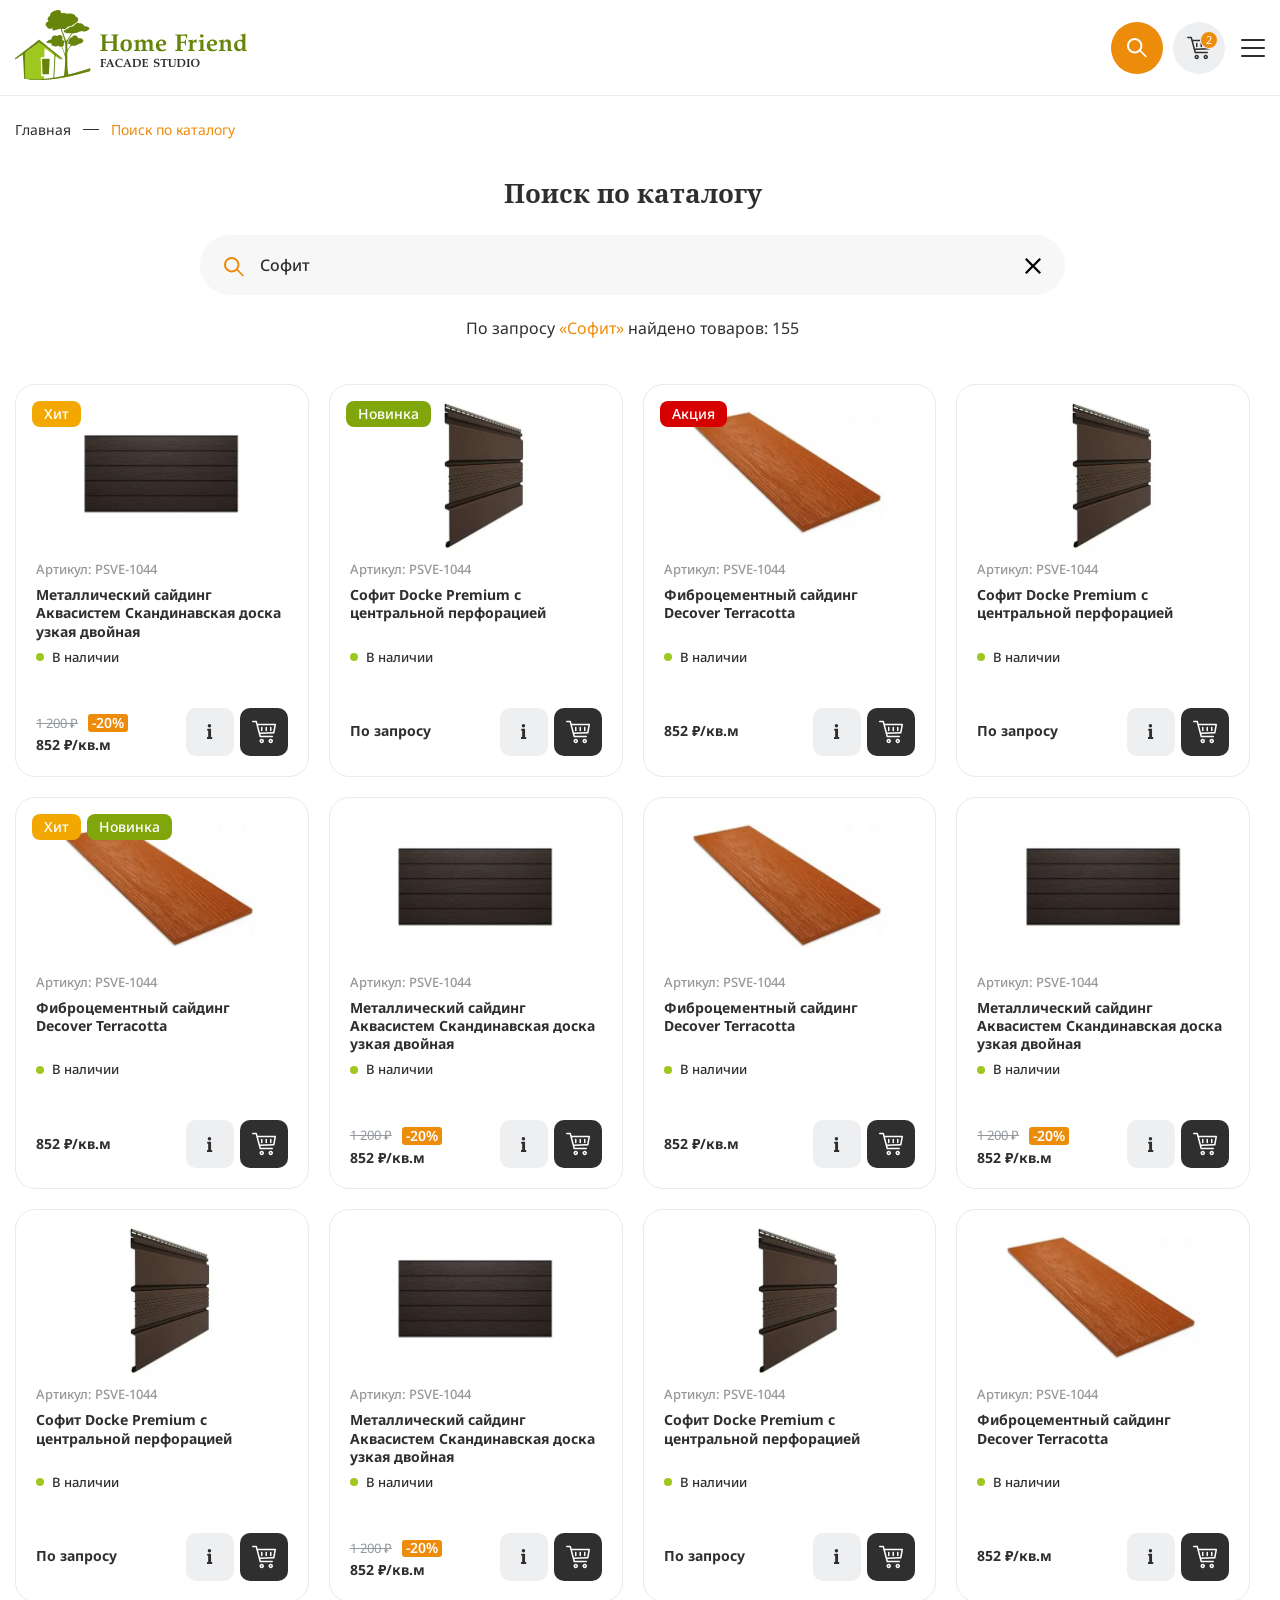
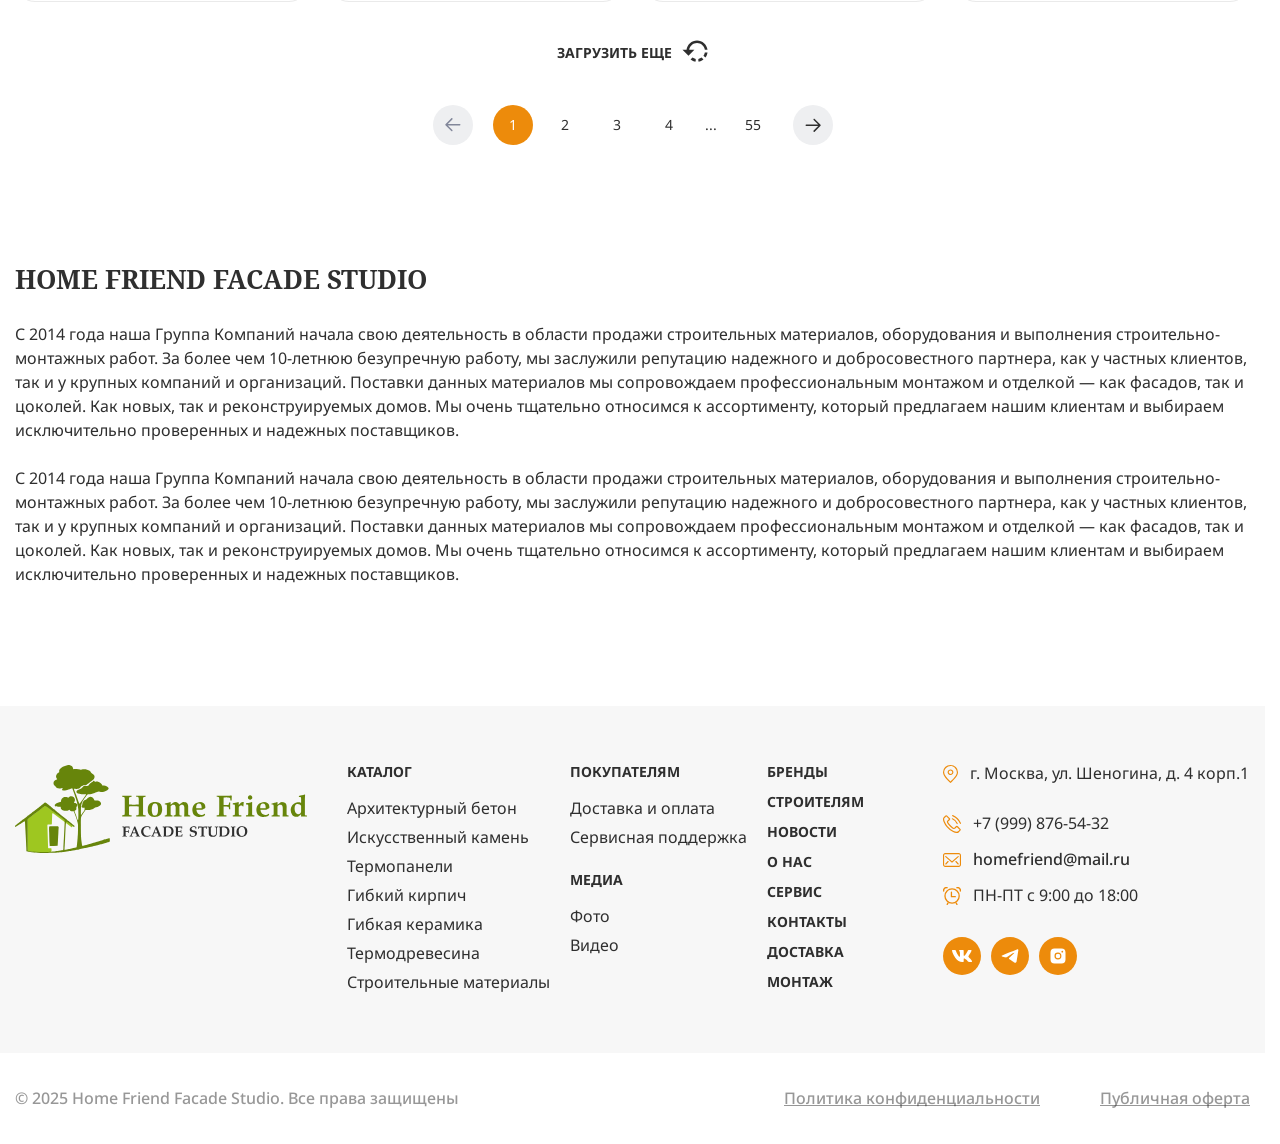
<file: search.html>
<!DOCTYPE html>
<html lang="ru">

	<head>
		<title>Поиск по каталогу</title>
		<meta charset="utf-8">
		<meta name="viewport" content="width=device-width, initial-scale=1.0">

		<link rel="stylesheet" href="css/swiper.min.css" />
		<link rel="stylesheet" href="css/hystmodal.min.css" />
		<link rel="stylesheet" href="css/fancybox.min.css" />
		<link rel="stylesheet" href="css/styles.css?v=1749688926278" />

		<link rel="shortcut icon" type="image/x-icon" href="/favicon.ico" />
		<link rel="icon" type="image/svg+xml" href="/favicon.svg">

	</head>

	<body class="preload mp">
		<div class="main-wrapper-outer">
			<header class="header">
				<div class="container">
					<div class="header__content">
						<a href="index.html" class="header__logo">
							<img src="img/logo-home-friend.svg" alt="">
						</a>
						<div class="header__menu">
							<div class="header__body">
								<div class="header__burger-menu">
									<div class="header__top">
										<div class="contacts">
											<div class="contact">
												<div class="contact__item">
													<svg aria-hidden="true" width="15" height="18">
														<use xlink:href="img/sprite.svg#location"></use>
													</svg>
													<span>г. Москва, ул. Шеногина, д. 4 корп.1</span>
												</div>
											</div>
											<div class="contact">
												<div class="contact__item">
													<svg aria-hidden="true" width="18" height="18">
														<use xlink:href="img/sprite.svg#clock"></use>
													</svg>
													<span>ПН-ПТ с 9:00 до 18:00</span>
												</div>
												<a href="mailto:homefriend@mail.ru" class="contact__item">
													<svg aria-hidden="true" width="18" height="14">
														<use xlink:href="img/sprite.svg#email"></use>
													</svg>
													<span>homefriend@mail.ru</span>
												</a>
												<a href="tel:79998765432" class="contact__item">
													<svg aria-hidden="true" width="18" height="18">
														<use xlink:href="img/sprite.svg#phone"></use>
													</svg>
													<span>+7 (999) 876-54-32</span>
												</a>
											</div>
										</div>
										<button type="button" data-hystmodal="#modalCallback" class="btn">Заказать звонок</button>
									</div>
									<div class="header__bottom">
										<div class="header__catalog header-catalog">
											<div class="header-catalog__button">
												<a href="catalog.html" class="btn btn_primary ">
													<div class="header-catalog__icon"><span></span></div>
													<span>Каталог</span>
												</a>
											</div>
											<div class="menu__button">
												<svg aria-hidden="true" width="16" height="9">
													<use xlink:href="img/sprite.svg#chevron2"></use>
												</svg>
											</div>
											<div class="header-catalog__submenu1 submenu1">
												<ul>
													<li>
														<a class="menu__sublink1" href="catalog-detail.html">
															<span>Архитектурный бетон</span>
														</a>
														<div class="menu__button2">
															<svg aria-hidden="true" width="16" height="9">
																<use xlink:href="img/sprite.svg#chevron2"></use>
															</svg>
														</div>
														<div class="menu__submenu2">
															<button type="button" class="menu__back">
																<svg aria-hidden="true" width="16" height="9">
																	<use xlink:href="img/sprite.svg#chevron2"></use>
																</svg>
																<span>Архитектурный бетон</span>
															</button>
															<ul>
																<li>
																	<a href="#" class="menu__sublink2">
																		<span>Для отделки фасадов</span>
																		<svg aria-hidden="true" width="16" height="9">
																			<use xlink:href="img/sprite.svg#chevron2"></use>
																		</svg>
																	</a>
																</li>
																<li>
																	<a href="#" class="menu__sublink2">
																		<span>Для отделки цоколей</span>
																		<svg aria-hidden="true" width="16" height="9">
																			<use xlink:href="img/sprite.svg#chevron2"></use>
																		</svg>
																	</a>
																</li>
															</ul>
														</div>
													</li>
													<li>
														<a class="menu__sublink1" href="catalog-detail.html">
															<span>Искусственный камень</span>
														</a>
														<div class="menu__button2">
															<svg aria-hidden="true" width="16" height="9">
																<use xlink:href="img/sprite.svg#chevron2"></use>
															</svg>
														</div>
														<div class="menu__submenu2">
															<button type="button" class="menu__back">
																<svg aria-hidden="true" width="16" height="9">
																	<use xlink:href="img/sprite.svg#chevron2"></use>
																</svg>
																<span>Архитектурный бетон</span>
															</button>
															<ul>
																<li>
																	<a href="#" class="menu__sublink2">
																		<span>Для отделки фасадов</span>
																		<svg aria-hidden="true" width="16" height="9">
																			<use xlink:href="img/sprite.svg#chevron2"></use>
																		</svg>
																	</a>
																</li>
																<li>
																	<a href="#" class="menu__sublink2">
																		<span>Для отделки цоколей</span>
																		<svg aria-hidden="true" width="16" height="9">
																			<use xlink:href="img/sprite.svg#chevron2"></use>
																		</svg>
																	</a>
																</li>
															</ul>
														</div>
													</li>
													<li>
														<a class="menu__sublink1" href="catalog-detail.html">
															<span>Термопанели</span>
														</a>
														<div class="menu__button2">
															<svg aria-hidden="true" width="16" height="9">
																<use xlink:href="img/sprite.svg#chevron2"></use>
															</svg>
														</div>
														<div class="menu__submenu2">
															<button type="button" class="menu__back">
																<svg aria-hidden="true" width="16" height="9">
																	<use xlink:href="img/sprite.svg#chevron2"></use>
																</svg>
																<span>Архитектурный бетон</span>
															</button>
															<ul>
																<li>
																	<a href="#" class="menu__sublink2">
																		<span>Для отделки фасадов</span>
																		<svg aria-hidden="true" width="16" height="9">
																			<use xlink:href="img/sprite.svg#chevron2"></use>
																		</svg>
																	</a>
																</li>
																<li>
																	<a href="#" class="menu__sublink2">
																		<span>Для отделки цоколей</span>
																		<svg aria-hidden="true" width="16" height="9">
																			<use xlink:href="img/sprite.svg#chevron2"></use>
																		</svg>
																	</a>
																</li>
															</ul>
														</div>
													</li>
													<li>
														<a class="menu__sublink1" href="catalog-detail.html">
															<span>Гибкий кирпич</span>
														</a>
														<div class="menu__button2">
															<svg aria-hidden="true" width="16" height="9">
																<use xlink:href="img/sprite.svg#chevron2"></use>
															</svg>
														</div>
														<div class="menu__submenu2">
															<button type="button" class="menu__back">
																<svg aria-hidden="true" width="16" height="9">
																	<use xlink:href="img/sprite.svg#chevron2"></use>
																</svg>
																<span>Архитектурный бетон</span>
															</button>
															<ul>
																<li>
																	<a href="#" class="menu__sublink2">
																		<span>Для отделки фасадов</span>
																		<svg aria-hidden="true" width="16" height="9">
																			<use xlink:href="img/sprite.svg#chevron2"></use>
																		</svg>
																	</a>
																</li>
																<li>
																	<a href="#" class="menu__sublink2">
																		<span>Для отделки цоколей</span>
																		<svg aria-hidden="true" width="16" height="9">
																			<use xlink:href="img/sprite.svg#chevron2"></use>
																		</svg>
																	</a>
																</li>
															</ul>
														</div>
													</li>
													<li>
														<a class="menu__sublink1" href="catalog-detail.html">
															<span>Гибкая керамика</span>
														</a>
														<div class="menu__button2">
															<svg aria-hidden="true" width="16" height="9">
																<use xlink:href="img/sprite.svg#chevron2"></use>
															</svg>
														</div>
														<div class="menu__submenu2">
															<button type="button" class="menu__back">
																<svg aria-hidden="true" width="16" height="9">
																	<use xlink:href="img/sprite.svg#chevron2"></use>
																</svg>
																<span>Архитектурный бетон</span>
															</button>
															<ul>
																<li>
																	<a href="#" class="menu__sublink2">
																		<span>Для отделки фасадов</span>
																		<svg aria-hidden="true" width="16" height="9">
																			<use xlink:href="img/sprite.svg#chevron2"></use>
																		</svg>
																	</a>
																</li>
																<li>
																	<a href="#" class="menu__sublink2">
																		<span>Для отделки цоколей</span>
																		<svg aria-hidden="true" width="16" height="9">
																			<use xlink:href="img/sprite.svg#chevron2"></use>
																		</svg>
																	</a>
																</li>
															</ul>
														</div>
													</li>
													<li>
														<a class="menu__sublink1" href="catalog-detail.html">
															<span>Термодревесина</span>
														</a>
														<div class="menu__button2">
															<svg aria-hidden="true" width="16" height="9">
																<use xlink:href="img/sprite.svg#chevron2"></use>
															</svg>
														</div>
														<div class="menu__submenu2">
															<button type="button" class="menu__back">
																<svg aria-hidden="true" width="16" height="9">
																	<use xlink:href="img/sprite.svg#chevron2"></use>
																</svg>
																<span>Архитектурный бетон</span>
															</button>
															<ul>
																<li>
																	<a href="#" class="menu__sublink2">
																		<span>Для отделки фасадов</span>
																		<svg aria-hidden="true" width="16" height="9">
																			<use xlink:href="img/sprite.svg#chevron2"></use>
																		</svg>
																	</a>
																</li>
																<li>
																	<a href="#" class="menu__sublink2">
																		<span>Для отделки цоколей</span>
																		<svg aria-hidden="true" width="16" height="9">
																			<use xlink:href="img/sprite.svg#chevron2"></use>
																		</svg>
																	</a>
																</li>
															</ul>
														</div>
													</li>
													<li>
														<a class="menu__sublink1" href="catalog-detail.html">
															<span>Строительные материалы</span>
														</a>
														<div class="menu__button2">
															<svg aria-hidden="true" width="16" height="9">
																<use xlink:href="img/sprite.svg#chevron2"></use>
															</svg>
														</div>
														<div class="menu__submenu2">
															<button type="button" class="menu__back">
																<svg aria-hidden="true" width="16" height="9">
																	<use xlink:href="img/sprite.svg#chevron2"></use>
																</svg>
																<span>Архитектурный бетон</span>
															</button>
															<ul>
																<li>
																	<a href="#" class="menu__sublink2">
																		<span>Для отделки фасадов</span>
																		<svg aria-hidden="true" width="16" height="9">
																			<use xlink:href="img/sprite.svg#chevron2"></use>
																		</svg>
																	</a>
																</li>
																<li>
																	<a href="#" class="menu__sublink2">
																		<span>Для отделки цоколей</span>
																		<svg aria-hidden="true" width="16" height="9">
																			<use xlink:href="img/sprite.svg#chevron2"></use>
																		</svg>
																	</a>
																</li>
															</ul>
														</div>
													</li>
												</ul>
											</div>
										</div>
										<ul class="menu__list">
											<li class="menu__item">
												<a class="menu__link" href="brands.html">
													<span>бренды</span>
													<svg aria-hidden="true" width="16" height="9">
														<use xlink:href="img/sprite.svg#chevron2"></use>
													</svg>
												</a>
											</li>
											<li class="menu__item">
												<a class="menu__link" href="customers.html">
													<span>покупателям</span>
													<svg aria-hidden="true" width="16" height="9">
														<use xlink:href="img/sprite.svg#chevron2"></use>
													</svg>
												</a>
											</li>
											<li class="menu__item">
												<a class="menu__link" href="media.html">медиа</a>
												<div class="menu__button">
													<svg aria-hidden="true" width="16" height="9">
														<use xlink:href="img/sprite.svg#chevron2"></use>
													</svg>
												</div>
												<div class="menu__submenu1 submenu1">
													<ul>
														<li>
															<a class="menu__sublink1" href="photo.html">
																<span>Фото</span>
																<svg aria-hidden="true" width="16" height="9">
																	<use xlink:href="img/sprite.svg#chevron2"></use>
																</svg>
															</a>
														</li>
														<li>
															<a class="menu__sublink1" href="video.html">
																<span> Видео</span>
																<svg aria-hidden="true" width="16" height="9">
																	<use xlink:href="img/sprite.svg#chevron2"></use>
																</svg>
															</a>
														</li>
													</ul>
												</div>
											</li>
											<li class="menu__item">
												<a class="menu__link" href="about.html">
													<span> О нас</span>
													<svg aria-hidden="true" width="16" height="9">
														<use xlink:href="img/sprite.svg#chevron2"></use>
													</svg>
												</a>
											</li>
											<li class="menu__item">
												<a class="menu__link" href="news.html">
													<span> новости</span>
													<svg aria-hidden="true" width="16" height="9">
														<use xlink:href="img/sprite.svg#chevron2"></use>
													</svg>
												</a>
											</li>
											<li class="menu__item">
												<a class="menu__link" href="service.html">
													<span>Сервис</span>
													<svg aria-hidden="true" width="16" height="9">
														<use xlink:href="img/sprite.svg#chevron2"></use>
													</svg>
												</a>
											</li>
											<li class="menu__item">
												<a class="menu__link" href="contacts.html">
													<span>контакты</span>
													<svg aria-hidden="true" width="16" height="9">
														<use xlink:href="img/sprite.svg#chevron2"></use>
													</svg>
												</a>
											</li>
											<li class="menu__item">
												<a class="menu__link" href="delivery.html">
													<span>доставка</span>
													<svg aria-hidden="true" width="16" height="9">
														<use xlink:href="img/sprite.svg#chevron2"></use>
													</svg>
												</a>
											</li>
											<li class="menu__item">
												<a class="menu__link" href="montage.html">
													<span>монтаж</span>
													<svg aria-hidden="true" width="16" height="9">
														<use xlink:href="img/sprite.svg#chevron2"></use>
													</svg>
												</a>
											</li>
										</ul>
									</div>
								</div>
							</div>
							<div class="search">
								<button class="btn btn_primary search__button" type="button">
									<svg aria-hidden="true" width="20" height="20">
										<use xlink:href="img/sprite.svg#search1"></use>
									</svg>
									<span class="v-h">Поиск</span>
								</button>
								<div class="search__inner">
									<form action="search.php">
										<input class="search__input" placeholder="Поиск" type="text">
										<button class="btn btn_primary btn_circle" type="submit">
											<svg aria-hidden="true" width="20" height="20">
												<use xlink:href="img/sprite.svg#search1"></use>
											</svg>
											<span class="v-h">Искать</span>
										</button>
									</form>
									<div class="search__dropdown">
										<!--
              <div class="search__nofound">
                Ничего не найдено
              </div>
              -->
										<ul class="search__results">
											<li>
												<a href="#">
													<img loading="lazy" src="img/products/product1.webp" alt="">
													<span>Искусственный камень</span>
												</a>
											</li>
											<li>
												<a href="#">
													<img loading="lazy" src="img/products/product1.webp" alt="">
													<span>Искусственный камень</span>
												</a>
											</li>
											<li>
												<a href="#">
													<img loading="lazy" src="img/products/product1.webp" alt="">
													<span>Искусственный камень</span>
												</a>
											</li>
											<li>
												<a href="#">
													<span>Искусственный камень</span>
												</a>
											</li>
											<li>
												<a href="#">
													<span>Искусственный камень</span>
												</a>
											</li>
										</ul>
									</div>
								</div>
							</div>
							<a class="header__cart btn" href="cart.html">
								<svg aria-hidden="true" width="24" height="24">
									<use xlink:href="img/sprite.svg#basket1"></use>
								</svg>
								<span class="v-h">Товаров в корзине:</span>
								<span class="btn__count">2</span>
							</a>
							<button type="button" class="menu__icon icon-menu">
								<span></span>
							</button>
						</div>
					</div>
				</div>
			</header>
			<main class="main">

				<div class="breadcrumbs">
					<div class="container">
						<ul class="breadcrumbs__list">
							<li class="breadcrumbs__item">
								<a href="index.html">
									Главная
								</a>
							</li>
							<li class="breadcrumbs__item is-active">
								<span>Поиск по каталогу</span>
							</li>
						</ul>
					</div>
				</div>

				<div class="heading-complex">
					<div class="search">
						<div class="search__content">
							<h1 class="title2">Поиск по каталогу</h1>
							<form action="search.php">
								<button class="search__icon" type="submit">
									<svg aria-hidden="true" width="20" height="20">
										<use xlink:href="img/sprite.svg#search1"></use>
									</svg>
									<span class="v-h">Искать</span>
								</button>
								<input class="search__input" value="Софит" type="text">
								<button class="search__delete" type="button">
									<svg aria-hidden="true" width="16" height="16">
										<use xlink:href="img/sprite.svg#close1"></use>
									</svg>
									<span class="v-h">Искать</span>
								</button>
							</form>
							<div class="search__dropdown">
								<!--
              <div class="search__nofound">
                Ничего не найдено
              </div>
              -->
								<ul class="search__results">
									<li>
										<a href="#">
											<img loading="lazy" src="img/products/product1.webp" alt="">
											<span>Искусственный камень</span>
										</a>
									</li>
									<li>
										<a href="#">
											<img loading="lazy" src="img/products/product1.webp" alt="">
											<span>Искусственный камень</span>
										</a>
									</li>
									<li>
										<a href="#">
											<img loading="lazy" src="img/products/product1.webp" alt="">
											<span>Искусственный камень</span>
										</a>
									</li>
									<li>
										<a href="#">
											<span>Искусственный камень</span>
										</a>
									</li>
									<li>
										<a href="#">
											<span>Искусственный камень</span>
										</a>
									</li>
								</ul>
							</div>
							<p>
								По запросу <span>«Софит»</span> найдено товаров: 155
							</p>
						</div>
					</div>
				</div>

				<div class="block-catalog-detail search-block block2">
					<div class="container">
						<div class="block-catalog-detail__content">
							<div class="block-catalog-detail__body">
								<div class="block-catalog-detail__cards">
									<div class="card-product">
										<div class="card-product__image">
											<img loading="lazy" src="img/products/product1.webp" alt="">
											<div class="card-product__tags">
												<div class="card-product__tag yellow">
													Хит
												</div>
											</div>
										</div>
										<div class="card-product__item">
											<a href="product-card.html" class="card-product__top">
												<div class="card-product__article">
													Артикул: PSVE-1044
												</div>
												<div class="card-product__title">
													Металлический сайдинг Аквасистем Скандинавская доска узкая
													двойная
												</div>
												<div class="card-product__stock">
													В наличии
												</div>
											</a>
											<div class="card-product__bottom">
												<div class="card-product__prices">
													<div class="card-product__old-price">
														<s>
															1 200 ₽
														</s>
														<div class="card-product__sale">
															-20%
														</div>
													</div>
													<div class="card-product__price">
														852 ₽/кв.м
													</div>
												</div>
												<div class="card-product__descr">
													<div class="card-product__characteristics characteristics-products">
														<button type="button" class="characteristics-products__button">
															<svg aria-hidden="true" width="6" height="15">
																<use xlink:href="img/sprite.svg#i"></use>
															</svg>
														</button>
														<div class="characteristics-products__body">
															<div class="characteristics-products__speech-bubble">
																<div class="characteristics-products__title">
																	Характеристики</div>
																<ul>
																	<li>
																		<div class="characteristics-products__name">
																			Торговая марка:
																		</div>
																		<div class="characteristics-products__value">
																			Aquasystem
																		</div>
																	</li>
																	<li>
																		<div class="characteristics-products__name">
																			Профиль:
																		</div>
																		<div class="characteristics-products__value">
																			Скандинавская доска
																		</div>
																	</li>
																	<li>
																		<div class="characteristics-products__name">
																			Покрытие:
																		</div>
																		<div class="characteristics-products__value">
																			Матовый полиэстер
																		</div>
																	</li>
																	<li>
																		<div class="characteristics-products__name">
																			Длина:
																		</div>
																		<div class="characteristics-products__value">
																			3 м
																		</div>
																	</li>
																	<li>
																		<div class="characteristics-products__name">
																			Площадь листа, м2:
																		</div>
																		<div class="characteristics-products__value">
																			0.615
																		</div>
																	</li>
																	<li>
																		<div class="characteristics-products__name">
																			Ширина, мм:
																		</div>
																		<div class="characteristics-products__value">
																			230
																		</div>
																	</li>
																</ul>
															</div>
														</div>
													</div>
													<button type="button" class="card-product__cart">
														<svg aria-hidden="true" width="24" height="24">
															<use xlink:href="img/sprite.svg#basket1"></use>
														</svg>
													</button>
												</div>
											</div>
										</div>
									</div>
									<div class="card-product">
										<div class="card-product__image">
											<img loading="lazy" src="img/products/product2.webp" alt="">
											<div class="card-product__tags">
												<div class="card-product__tag green">
													Новинка
												</div>
											</div>
										</div>
										<div class="card-product__item">
											<a href="product-card.html" class="card-product__top">
												<div class="card-product__article">
													Артикул: PSVE-1044
												</div>
												<div class="card-product__title">
													Софит Docke Premium с центральной перфорацией
												</div>
												<div class="card-product__stock">
													В наличии
												</div>
											</a>
											<div class="card-product__bottom">
												<div class="card-product__prices">
													<div class="card-product__price">
														По запросу
													</div>
												</div>
												<div class="card-product__descr">
													<div class="card-product__characteristics characteristics-products">
														<button type="button" class="characteristics-products__button">
															<svg aria-hidden="true" width="6" height="15">
																<use xlink:href="img/sprite.svg#i"></use>
															</svg>
														</button>
														<div class="characteristics-products__body">
															<div class="characteristics-products__speech-bubble">
																<div class="characteristics-products__title">
																	Характеристики</div>
																<ul>
																	<li>
																		<div class="characteristics-products__name">
																			Торговая марка:
																		</div>
																		<div class="characteristics-products__value">
																			Aquasystem
																		</div>
																	</li>
																	<li>
																		<div class="characteristics-products__name">
																			Профиль:
																		</div>
																		<div class="characteristics-products__value">
																			Скандинавская доска
																		</div>
																	</li>
																	<li>
																		<div class="characteristics-products__name">
																			Покрытие:
																		</div>
																		<div class="characteristics-products__value">
																			Матовый полиэстер
																		</div>
																	</li>
																	<li>
																		<div class="characteristics-products__name">
																			Длина:
																		</div>
																		<div class="characteristics-products__value">
																			3 м
																		</div>
																	</li>
																	<li>
																		<div class="characteristics-products__name">
																			Площадь листа, м2:
																		</div>
																		<div class="characteristics-products__value">
																			0.615
																		</div>
																	</li>
																	<li>
																		<div class="characteristics-products__name">
																			Ширина, мм:
																		</div>
																		<div class="characteristics-products__value">
																			230
																		</div>
																	</li>
																</ul>
															</div>
														</div>
													</div>
													<button type="button" class="card-product__cart">
														<svg aria-hidden="true" width="24" height="24">
															<use xlink:href="img/sprite.svg#basket1"></use>
														</svg>
													</button>
												</div>
											</div>
										</div>
									</div>
									<div class="card-product">
										<div class="card-product__image">
											<img loading="lazy" src="img/products/product3.webp" alt="">
											<div class="card-product__tags">
												<div class="card-product__tag red">
													Акция
												</div>
											</div>
										</div>
										<div class="card-product__item">
											<a href="product-card.html" class="card-product__top">
												<div class="card-product__article">
													Артикул: PSVE-1044
												</div>
												<div class="card-product__title">
													Фиброцементный сайдинг Decover Terracotta
												</div>
												<div class="card-product__stock">
													В наличии
												</div>
											</a>
											<div class="card-product__bottom">
												<div class="card-product__prices">
													<div class="card-product__price">
														852 ₽/кв.м
													</div>
												</div>
												<div class="card-product__descr">
													<div class="card-product__characteristics characteristics-products">
														<button type="button" class="characteristics-products__button">
															<svg aria-hidden="true" width="6" height="15">
																<use xlink:href="img/sprite.svg#i"></use>
															</svg>
														</button>
														<div class="characteristics-products__body">
															<div class="characteristics-products__speech-bubble">
																<div class="characteristics-products__title">
																	Характеристики</div>
																<ul>
																	<li>
																		<div class="characteristics-products__name">
																			Торговая марка:
																		</div>
																		<div class="characteristics-products__value">
																			Aquasystem
																		</div>
																	</li>
																	<li>
																		<div class="characteristics-products__name">
																			Профиль:
																		</div>
																		<div class="characteristics-products__value">
																			Скандинавская доска
																		</div>
																	</li>
																	<li>
																		<div class="characteristics-products__name">
																			Покрытие:
																		</div>
																		<div class="characteristics-products__value">
																			Матовый полиэстер
																		</div>
																	</li>
																	<li>
																		<div class="characteristics-products__name">
																			Длина:
																		</div>
																		<div class="characteristics-products__value">
																			3 м
																		</div>
																	</li>
																	<li>
																		<div class="characteristics-products__name">
																			Площадь листа, м2:
																		</div>
																		<div class="characteristics-products__value">
																			0.615
																		</div>
																	</li>
																	<li>
																		<div class="characteristics-products__name">
																			Ширина, мм:
																		</div>
																		<div class="characteristics-products__value">
																			230
																		</div>
																	</li>
																</ul>
															</div>
														</div>
													</div>
													<button type="button" class="card-product__cart">
														<svg aria-hidden="true" width="24" height="24">
															<use xlink:href="img/sprite.svg#basket1"></use>
														</svg>
													</button>
												</div>
											</div>
										</div>
									</div>
									<div class="card-product">
										<div class="card-product__image">
											<img loading="lazy" src="img/products/product2.webp" alt="">
										</div>
										<div class="card-product__item">
											<a href="product-card.html" class="card-product__top">
												<div class="card-product__article">
													Артикул: PSVE-1044
												</div>
												<div class="card-product__title">
													Софит Docke Premium с центральной перфорацией
												</div>
												<div class="card-product__stock">
													В наличии
												</div>
											</a>
											<div class="card-product__bottom">
												<div class="card-product__prices">
													<div class="card-product__price">
														По запросу
													</div>
												</div>
												<div class="card-product__descr">
													<div class="card-product__characteristics characteristics-products">
														<button type="button" class="characteristics-products__button">
															<svg aria-hidden="true" width="6" height="15">
																<use xlink:href="img/sprite.svg#i"></use>
															</svg>
														</button>
														<div class="characteristics-products__body">
															<div class="characteristics-products__speech-bubble">
																<div class="characteristics-products__title">
																	Характеристики</div>
																<ul>
																	<li>
																		<div class="characteristics-products__name">
																			Торговая марка:
																		</div>
																		<div class="characteristics-products__value">
																			Aquasystem
																		</div>
																	</li>
																	<li>
																		<div class="characteristics-products__name">
																			Профиль:
																		</div>
																		<div class="characteristics-products__value">
																			Скандинавская доска
																		</div>
																	</li>
																	<li>
																		<div class="characteristics-products__name">
																			Покрытие:
																		</div>
																		<div class="characteristics-products__value">
																			Матовый полиэстер
																		</div>
																	</li>
																	<li>
																		<div class="characteristics-products__name">
																			Длина:
																		</div>
																		<div class="characteristics-products__value">
																			3 м
																		</div>
																	</li>
																	<li>
																		<div class="characteristics-products__name">
																			Площадь листа, м2:
																		</div>
																		<div class="characteristics-products__value">
																			0.615
																		</div>
																	</li>
																	<li>
																		<div class="characteristics-products__name">
																			Ширина, мм:
																		</div>
																		<div class="characteristics-products__value">
																			230
																		</div>
																	</li>
																</ul>
															</div>
														</div>
													</div>
													<button type="button" class="card-product__cart">
														<svg aria-hidden="true" width="24" height="24">
															<use xlink:href="img/sprite.svg#basket1"></use>
														</svg>
													</button>
												</div>
											</div>
										</div>
									</div>
									<div class="card-product">
										<div class="card-product__image">
											<img loading="lazy" src="img/products/product3.webp" alt="">
											<div class="card-product__tags">
												<div class="card-product__tag yellow">
													Хит
												</div>
												<div class="card-product__tag green">
													Новинка
												</div>
											</div>
										</div>
										<div class="card-product__item">
											<a href="product-card.html" class="card-product__top">
												<div class="card-product__article">
													Артикул: PSVE-1044
												</div>
												<div class="card-product__title">
													Фиброцементный сайдинг Decover Terracotta
												</div>
												<div class="card-product__stock">
													В наличии
												</div>
											</a>
											<div class="card-product__bottom">
												<div class="card-product__prices">
													<div class="card-product__price">
														852 ₽/кв.м
													</div>
												</div>
												<div class="card-product__descr">
													<div class="card-product__characteristics characteristics-products">
														<button type="button" class="characteristics-products__button">
															<svg aria-hidden="true" width="6" height="15">
																<use xlink:href="img/sprite.svg#i"></use>
															</svg>
														</button>
														<div class="characteristics-products__body">
															<div class="characteristics-products__speech-bubble">
																<div class="characteristics-products__title">
																	Характеристики</div>
																<ul>
																	<li>
																		<div class="characteristics-products__name">
																			Торговая марка:
																		</div>
																		<div class="characteristics-products__value">
																			Aquasystem
																		</div>
																	</li>
																	<li>
																		<div class="characteristics-products__name">
																			Профиль:
																		</div>
																		<div class="characteristics-products__value">
																			Скандинавская доска
																		</div>
																	</li>
																	<li>
																		<div class="characteristics-products__name">
																			Покрытие:
																		</div>
																		<div class="characteristics-products__value">
																			Матовый полиэстер
																		</div>
																	</li>
																	<li>
																		<div class="characteristics-products__name">
																			Длина:
																		</div>
																		<div class="characteristics-products__value">
																			3 м
																		</div>
																	</li>
																	<li>
																		<div class="characteristics-products__name">
																			Площадь листа, м2:
																		</div>
																		<div class="characteristics-products__value">
																			0.615
																		</div>
																	</li>
																	<li>
																		<div class="characteristics-products__name">
																			Ширина, мм:
																		</div>
																		<div class="characteristics-products__value">
																			230
																		</div>
																	</li>
																</ul>
															</div>
														</div>
													</div>
													<button type="button" class="card-product__cart">
														<svg aria-hidden="true" width="24" height="24">
															<use xlink:href="img/sprite.svg#basket1"></use>
														</svg>
													</button>
												</div>
											</div>
										</div>
									</div>
									<div class="card-product">
										<div class="card-product__image">
											<img loading="lazy" src="img/products/product1.webp" alt="">
										</div>
										<div class="card-product__item">
											<a href="product-card.html" class="card-product__top">
												<div class="card-product__article">
													Артикул: PSVE-1044
												</div>
												<div class="card-product__title">
													Металлический сайдинг Аквасистем Скандинавская доска узкая
													двойная
												</div>
												<div class="card-product__stock">
													В наличии
												</div>
											</a>
											<div class="card-product__bottom">
												<div class="card-product__prices">
													<div class="card-product__old-price">
														<s>
															1 200 ₽
														</s>
														<div class="card-product__sale">
															-20%
														</div>
													</div>
													<div class="card-product__price">
														852 ₽/кв.м
													</div>
												</div>
												<div class="card-product__descr">
													<div class="card-product__characteristics characteristics-products">
														<button type="button" class="characteristics-products__button">
															<svg aria-hidden="true" width="6" height="15">
																<use xlink:href="img/sprite.svg#i"></use>
															</svg>
														</button>
														<div class="characteristics-products__body">
															<div class="characteristics-products__speech-bubble">
																<div class="characteristics-products__title">
																	Характеристики</div>
																<ul>
																	<li>
																		<div class="characteristics-products__name">
																			Торговая марка:
																		</div>
																		<div class="characteristics-products__value">
																			Aquasystem
																		</div>
																	</li>
																	<li>
																		<div class="characteristics-products__name">
																			Профиль:
																		</div>
																		<div class="characteristics-products__value">
																			Скандинавская доска
																		</div>
																	</li>
																	<li>
																		<div class="characteristics-products__name">
																			Покрытие:
																		</div>
																		<div class="characteristics-products__value">
																			Матовый полиэстер
																		</div>
																	</li>
																	<li>
																		<div class="characteristics-products__name">
																			Длина:
																		</div>
																		<div class="characteristics-products__value">
																			3 м
																		</div>
																	</li>
																	<li>
																		<div class="characteristics-products__name">
																			Площадь листа, м2:
																		</div>
																		<div class="characteristics-products__value">
																			0.615
																		</div>
																	</li>
																	<li>
																		<div class="characteristics-products__name">
																			Ширина, мм:
																		</div>
																		<div class="characteristics-products__value">
																			230
																		</div>
																	</li>
																</ul>
															</div>
														</div>
													</div>
													<button type="button" class="card-product__cart">
														<svg aria-hidden="true" width="24" height="24">
															<use xlink:href="img/sprite.svg#basket1"></use>
														</svg>
													</button>
												</div>
											</div>
										</div>
									</div>
									<div class="card-product">
										<div class="card-product__image">
											<img loading="lazy" src="img/products/product3.webp" alt="">
										</div>
										<div class="card-product__item">
											<a href="product-card.html" class="card-product__top">
												<div class="card-product__article">
													Артикул: PSVE-1044
												</div>
												<div class="card-product__title">
													Фиброцементный сайдинг Decover Terracotta
												</div>
												<div class="card-product__stock">
													В наличии
												</div>
											</a>
											<div class="card-product__bottom">
												<div class="card-product__prices">
													<div class="card-product__price">
														852 ₽/кв.м
													</div>
												</div>
												<div class="card-product__descr">
													<div class="card-product__characteristics characteristics-products">
														<button type="button" class="characteristics-products__button">
															<svg aria-hidden="true" width="6" height="15">
																<use xlink:href="img/sprite.svg#i"></use>
															</svg>
														</button>
														<div class="characteristics-products__body">
															<div class="characteristics-products__speech-bubble">
																<div class="characteristics-products__title">
																	Характеристики</div>
																<ul>
																	<li>
																		<div class="characteristics-products__name">
																			Торговая марка:
																		</div>
																		<div class="characteristics-products__value">
																			Aquasystem
																		</div>
																	</li>
																	<li>
																		<div class="characteristics-products__name">
																			Профиль:
																		</div>
																		<div class="characteristics-products__value">
																			Скандинавская доска
																		</div>
																	</li>
																	<li>
																		<div class="characteristics-products__name">
																			Покрытие:
																		</div>
																		<div class="characteristics-products__value">
																			Матовый полиэстер
																		</div>
																	</li>
																	<li>
																		<div class="characteristics-products__name">
																			Длина:
																		</div>
																		<div class="characteristics-products__value">
																			3 м
																		</div>
																	</li>
																	<li>
																		<div class="characteristics-products__name">
																			Площадь листа, м2:
																		</div>
																		<div class="characteristics-products__value">
																			0.615
																		</div>
																	</li>
																	<li>
																		<div class="characteristics-products__name">
																			Ширина, мм:
																		</div>
																		<div class="characteristics-products__value">
																			230
																		</div>
																	</li>
																</ul>
															</div>
														</div>
													</div>
													<button type="button" class="card-product__cart">
														<svg aria-hidden="true" width="24" height="24">
															<use xlink:href="img/sprite.svg#basket1"></use>
														</svg>
													</button>
												</div>
											</div>
										</div>
									</div>
									<div class="card-product">
										<div class="card-product__image">
											<img loading="lazy" src="img/products/product1.webp" alt="">
										</div>
										<div class="card-product__item">
											<a href="product-card.html" class="card-product__top">
												<div class="card-product__article">
													Артикул: PSVE-1044
												</div>
												<div class="card-product__title">
													Металлический сайдинг Аквасистем Скандинавская доска узкая
													двойная
												</div>
												<div class="card-product__stock">
													В наличии
												</div>
											</a>
											<div class="card-product__bottom">
												<div class="card-product__prices">
													<div class="card-product__old-price">
														<s>
															1 200 ₽
														</s>
														<div class="card-product__sale">
															-20%
														</div>
													</div>
													<div class="card-product__price">
														852 ₽/кв.м
													</div>
												</div>
												<div class="card-product__descr">
													<div class="card-product__characteristics characteristics-products">
														<button type="button" class="characteristics-products__button">
															<svg aria-hidden="true" width="6" height="15">
																<use xlink:href="img/sprite.svg#i"></use>
															</svg>
														</button>
														<div class="characteristics-products__body">
															<div class="characteristics-products__speech-bubble">
																<div class="characteristics-products__title">
																	Характеристики</div>
																<ul>
																	<li>
																		<div class="characteristics-products__name">
																			Торговая марка:
																		</div>
																		<div class="characteristics-products__value">
																			Aquasystem
																		</div>
																	</li>
																	<li>
																		<div class="characteristics-products__name">
																			Профиль:
																		</div>
																		<div class="characteristics-products__value">
																			Скандинавская доска
																		</div>
																	</li>
																	<li>
																		<div class="characteristics-products__name">
																			Покрытие:
																		</div>
																		<div class="characteristics-products__value">
																			Матовый полиэстер
																		</div>
																	</li>
																	<li>
																		<div class="characteristics-products__name">
																			Длина:
																		</div>
																		<div class="characteristics-products__value">
																			3 м
																		</div>
																	</li>
																	<li>
																		<div class="characteristics-products__name">
																			Площадь листа, м2:
																		</div>
																		<div class="characteristics-products__value">
																			0.615
																		</div>
																	</li>
																	<li>
																		<div class="characteristics-products__name">
																			Ширина, мм:
																		</div>
																		<div class="characteristics-products__value">
																			230
																		</div>
																	</li>
																</ul>
															</div>
														</div>
													</div>
													<button type="button" class="card-product__cart">
														<svg aria-hidden="true" width="24" height="24">
															<use xlink:href="img/sprite.svg#basket1"></use>
														</svg>
													</button>
												</div>
											</div>
										</div>
									</div>
									<div class="card-product">
										<div class="card-product__image">
											<img loading="lazy" src="img/products/product2.webp" alt="">
										</div>
										<div class="card-product__item">
											<a href="product-card.html" class="card-product__top">
												<div class="card-product__article">
													Артикул: PSVE-1044
												</div>
												<div class="card-product__title">
													Софит Docke Premium с центральной перфорацией
												</div>
												<div class="card-product__stock">
													В наличии
												</div>
											</a>
											<div class="card-product__bottom">
												<div class="card-product__prices">
													<div class="card-product__price">
														По запросу
													</div>
												</div>
												<div class="card-product__descr">
													<div class="card-product__characteristics characteristics-products">
														<button type="button" class="characteristics-products__button">
															<svg aria-hidden="true" width="6" height="15">
																<use xlink:href="img/sprite.svg#i"></use>
															</svg>
														</button>
														<div class="characteristics-products__body">
															<div class="characteristics-products__speech-bubble">
																<div class="characteristics-products__title">
																	Характеристики</div>
																<ul>
																	<li>
																		<div class="characteristics-products__name">
																			Торговая марка:
																		</div>
																		<div class="characteristics-products__value">
																			Aquasystem
																		</div>
																	</li>
																	<li>
																		<div class="characteristics-products__name">
																			Профиль:
																		</div>
																		<div class="characteristics-products__value">
																			Скандинавская доска
																		</div>
																	</li>
																	<li>
																		<div class="characteristics-products__name">
																			Покрытие:
																		</div>
																		<div class="characteristics-products__value">
																			Матовый полиэстер
																		</div>
																	</li>
																	<li>
																		<div class="characteristics-products__name">
																			Длина:
																		</div>
																		<div class="characteristics-products__value">
																			3 м
																		</div>
																	</li>
																	<li>
																		<div class="characteristics-products__name">
																			Площадь листа, м2:
																		</div>
																		<div class="characteristics-products__value">
																			0.615
																		</div>
																	</li>
																	<li>
																		<div class="characteristics-products__name">
																			Ширина, мм:
																		</div>
																		<div class="characteristics-products__value">
																			230
																		</div>
																	</li>
																</ul>
															</div>
														</div>
													</div>
													<button type="button" class="card-product__cart">
														<svg aria-hidden="true" width="24" height="24">
															<use xlink:href="img/sprite.svg#basket1"></use>
														</svg>
													</button>
												</div>
											</div>
										</div>
									</div>
									<div class="card-product">
										<div class="card-product__image">
											<img loading="lazy" src="img/products/product1.webp" alt="">
										</div>
										<div class="card-product__item">
											<a href="product-card.html" class="card-product__top">
												<div class="card-product__article">
													Артикул: PSVE-1044
												</div>
												<div class="card-product__title">
													Металлический сайдинг Аквасистем Скандинавская доска узкая
													двойная
												</div>
												<div class="card-product__stock">
													В наличии
												</div>
											</a>
											<div class="card-product__bottom">
												<div class="card-product__prices">
													<div class="card-product__old-price">
														<s>
															1 200 ₽
														</s>
														<div class="card-product__sale">
															-20%
														</div>
													</div>
													<div class="card-product__price">
														852 ₽/кв.м
													</div>
												</div>
												<div class="card-product__descr">
													<div class="card-product__characteristics characteristics-products">
														<button type="button" class="characteristics-products__button">
															<svg aria-hidden="true" width="6" height="15">
																<use xlink:href="img/sprite.svg#i"></use>
															</svg>
														</button>
														<div class="characteristics-products__body">
															<div class="characteristics-products__speech-bubble">
																<div class="characteristics-products__title">
																	Характеристики</div>
																<ul>
																	<li>
																		<div class="characteristics-products__name">
																			Торговая марка:
																		</div>
																		<div class="characteristics-products__value">
																			Aquasystem
																		</div>
																	</li>
																	<li>
																		<div class="characteristics-products__name">
																			Профиль:
																		</div>
																		<div class="characteristics-products__value">
																			Скандинавская доска
																		</div>
																	</li>
																	<li>
																		<div class="characteristics-products__name">
																			Покрытие:
																		</div>
																		<div class="characteristics-products__value">
																			Матовый полиэстер
																		</div>
																	</li>
																	<li>
																		<div class="characteristics-products__name">
																			Длина:
																		</div>
																		<div class="characteristics-products__value">
																			3 м
																		</div>
																	</li>
																	<li>
																		<div class="characteristics-products__name">
																			Площадь листа, м2:
																		</div>
																		<div class="characteristics-products__value">
																			0.615
																		</div>
																	</li>
																	<li>
																		<div class="characteristics-products__name">
																			Ширина, мм:
																		</div>
																		<div class="characteristics-products__value">
																			230
																		</div>
																	</li>
																</ul>
															</div>
														</div>
													</div>
													<button type="button" class="card-product__cart">
														<svg aria-hidden="true" width="24" height="24">
															<use xlink:href="img/sprite.svg#basket1"></use>
														</svg>
													</button>
												</div>
											</div>
										</div>
									</div>
									<div class="card-product">
										<div class="card-product__image">
											<img loading="lazy" src="img/products/product2.webp" alt="">
										</div>
										<div class="card-product__item">
											<a href="product-card.html" class="card-product__top">
												<div class="card-product__article">
													Артикул: PSVE-1044
												</div>
												<div class="card-product__title">
													Софит Docke Premium с центральной перфорацией
												</div>
												<div class="card-product__stock">
													В наличии
												</div>
											</a>
											<div class="card-product__bottom">
												<div class="card-product__prices">
													<div class="card-product__price">
														По запросу
													</div>
												</div>
												<div class="card-product__descr">
													<div class="card-product__characteristics characteristics-products">
														<button type="button" class="characteristics-products__button">
															<svg aria-hidden="true" width="6" height="15">
																<use xlink:href="img/sprite.svg#i"></use>
															</svg>
														</button>
														<div class="characteristics-products__body">
															<div class="characteristics-products__speech-bubble">
																<div class="characteristics-products__title">
																	Характеристики</div>
																<ul>
																	<li>
																		<div class="characteristics-products__name">
																			Торговая марка:
																		</div>
																		<div class="characteristics-products__value">
																			Aquasystem
																		</div>
																	</li>
																	<li>
																		<div class="characteristics-products__name">
																			Профиль:
																		</div>
																		<div class="characteristics-products__value">
																			Скандинавская доска
																		</div>
																	</li>
																	<li>
																		<div class="characteristics-products__name">
																			Покрытие:
																		</div>
																		<div class="characteristics-products__value">
																			Матовый полиэстер
																		</div>
																	</li>
																	<li>
																		<div class="characteristics-products__name">
																			Длина:
																		</div>
																		<div class="characteristics-products__value">
																			3 м
																		</div>
																	</li>
																	<li>
																		<div class="characteristics-products__name">
																			Площадь листа, м2:
																		</div>
																		<div class="characteristics-products__value">
																			0.615
																		</div>
																	</li>
																	<li>
																		<div class="characteristics-products__name">
																			Ширина, мм:
																		</div>
																		<div class="characteristics-products__value">
																			230
																		</div>
																	</li>
																</ul>
															</div>
														</div>
													</div>
													<button type="button" class="card-product__cart">
														<svg aria-hidden="true" width="24" height="24">
															<use xlink:href="img/sprite.svg#basket1"></use>
														</svg>
													</button>
												</div>
											</div>
										</div>
									</div>
									<div class="card-product">
										<div class="card-product__image">
											<img loading="lazy" src="img/products/product3.webp" alt="">
										</div>
										<div class="card-product__item">
											<a href="product-card.html" class="card-product__top">
												<div class="card-product__article">
													Артикул: PSVE-1044
												</div>
												<div class="card-product__title">
													Фиброцементный сайдинг Decover Terracotta
												</div>
												<div class="card-product__stock">
													В наличии
												</div>
											</a>
											<div class="card-product__bottom">
												<div class="card-product__prices">
													<div class="card-product__price">
														852 ₽/кв.м
													</div>
												</div>
												<div class="card-product__descr">
													<div class="card-product__characteristics characteristics-products">
														<button type="button" class="characteristics-products__button">
															<svg aria-hidden="true" width="6" height="15">
																<use xlink:href="img/sprite.svg#i"></use>
															</svg>
														</button>
														<div class="characteristics-products__body">
															<div class="characteristics-products__speech-bubble">
																<div class="characteristics-products__title">
																	Характеристики</div>
																<ul>
																	<li>
																		<div class="characteristics-products__name">
																			Торговая марка:
																		</div>
																		<div class="characteristics-products__value">
																			Aquasystem
																		</div>
																	</li>
																	<li>
																		<div class="characteristics-products__name">
																			Профиль:
																		</div>
																		<div class="characteristics-products__value">
																			Скандинавская доска
																		</div>
																	</li>
																	<li>
																		<div class="characteristics-products__name">
																			Покрытие:
																		</div>
																		<div class="characteristics-products__value">
																			Матовый полиэстер
																		</div>
																	</li>
																	<li>
																		<div class="characteristics-products__name">
																			Длина:
																		</div>
																		<div class="characteristics-products__value">
																			3 м
																		</div>
																	</li>
																	<li>
																		<div class="characteristics-products__name">
																			Площадь листа, м2:
																		</div>
																		<div class="characteristics-products__value">
																			0.615
																		</div>
																	</li>
																	<li>
																		<div class="characteristics-products__name">
																			Ширина, мм:
																		</div>
																		<div class="characteristics-products__value">
																			230
																		</div>
																	</li>
																</ul>
															</div>
														</div>
													</div>
													<button type="button" class="card-product__cart">
														<svg aria-hidden="true" width="24" height="24">
															<use xlink:href="img/sprite.svg#basket1"></use>
														</svg>
													</button>
												</div>
											</div>
										</div>
									</div>
								</div>
								<div class="nav-bottom">
									<button class="btn-load">
										Загрузить еще
										<span class="spinner" role="status">
											<svg>
												<use xlink:href="img/sprite.svg#spinner1"></use>
											</svg>
										</span>
									</button>

									<nav aria-label="Постраничная навигация">
										<ul class="pagination">
											<li>
												<span class="pagination__item pagination__item_nav pagination__item_nav-prev pagination__item_disabled" href="#">
													<svg aria-hidden="true" width="18" height="14">
														<use xlink:href="img/sprite.svg#arrow1"></use>
													</svg>
												</span>
											</li>
											<li>
												<a class="pagination__item pagination__item_active" aria-current="page" href="#">1</a>
											</li>
											<li>
												<a class="pagination__item" href="#"><span class="v-h">Страница </span>2</a>
											</li>
											<li>
												<a class="pagination__item" href="#"><span class="v-h">Страница </span>3</a>
											</li>
											<li>
												<a class="pagination__item" href="#"><span class="v-h">Страница </span>4</a>
											</li>
											<li>
												<a class="pagination__item pagination__item_ellipsis" href="#">...</a>
											</li>
											<li>
												<a class="pagination__item" href="#"><span class="v-h">Страница </span>55</a>
											</li>
											<li>
												<a class="pagination__item pagination__item_nav pagination__item_nav-next" href="#">
													<svg aria-hidden="true" width="18" height="14">
														<use xlink:href="img/sprite.svg#arrow1"></use>
													</svg>
												</a>
											</li>
										</ul>
									</nav>
								</div>
							</div>
						</div>
					</div>
				</div>

				<section class="block2">
					<div class="container">
						<div class="descr">
							<h2 class="title2">
								Home Friend FACADE STUDIO
							</h2>
							<p>
								С 2014 года наша Группа Компаний начала свою деятельность в области продажи строительных материалов,
								оборудования и выполнения строительно-монтажных работ.
								За более чем 10-летнюю безупречную работу, мы заслужили репутацию надежного и добросовестного партнера,
								как у частных клиентов, так и у крупных компаний
								и организаций. Поставки данных материалов мы сопровождаем профессиональным монтажом и отделкой — как
								фасадов, так и цоколей. Как новых, так и реконструируемых домов. Мы очень тщательно относимся к
								ассортименту, который предлагаем нашим клиентам и выбираем исключительно проверенных и надежных
								поставщиков.
							</p>
							<p>
								С 2014 года наша Группа Компаний начала свою деятельность в области продажи строительных материалов,
								оборудования и выполнения строительно-монтажных работ.
								За более чем 10-летнюю безупречную работу, мы заслужили репутацию надежного и добросовестного партнера,
								как у частных клиентов, так и у крупных компаний
								и организаций. Поставки данных материалов мы сопровождаем профессиональным монтажом и отделкой — как
								фасадов, так и цоколей. Как новых, так и реконструируемых домов. Мы очень тщательно относимся к
								ассортименту, который предлагаем нашим клиентам и выбираем исключительно проверенных и надежных
								поставщиков.
							</p>
						</div>
					</div>
				</section>

			</main>
			<footer class="footer">
				<div class="footer__top top-footer">
					<div class="container">
						<div class="top-footer__content">
							<a href="index.html" class="top-footer__logo">
								<img loading="lazy" src="img/logo-home-friend.svg" alt="">
							</a>
							<div class="top-footer__menu">
								<div class="top-footer__column">
									<div class="top-footer__row">
										<a href="catalog.html" class="top-footer__title">каталог</a>
										<ul>
											<li>
												<a href="catalog-detail.html">
													Архитектурный бетон
												</a>
											</li>
											<li>
												<a href="catalog-detail.html">
													Искусственный камень
												</a>
											</li>
											<li>
												<a href="catalog-detail.html">Термопанели</a>
											</li>
											<li>
												<a href="catalog-detail.html">Гибкий кирпич</a>
											</li>
											<li>
												<a href="catalog-detail.html">Гибкая керамика</a>
											</li>
											<li>
												<a href="catalog-detail.html">Термодревесина</a>
											</li>
											<li>
												<a href="catalog-detail.html">
													Строительные материалы
												</a>
											</li>
										</ul>
									</div>
								</div>
								<div class="top-footer__column">
									<div class="top-footer__row">
										<a href="customers.html" class="top-footer__title">покупателям</a>
										<ul>
											<li>
												<a href="delivery.html">
													Доставка и оплата
												</a>
											</li>
											<li>
												<a href="service.html">
													Сервисная поддержка
												</a>
											</li>
										</ul>
									</div>
									<div class="top-footer__row">
										<a href="media.html" class="top-footer__title">медиа</a>
										<ul>
											<li>
												<a href="photo.html">
													Фото
												</a>
											</li>
											<li>
												<a href="video.html">
													Видео
												</a>
											</li>
										</ul>
									</div>
								</div>
								<div class="top-footer__column">
									<div class="top-footer__row">
										<a href="brands.html" class="top-footer__title">бренды</a>
										<a href="builders.html" class="top-footer__title">строителям</a>
										<a href="news.html" class="top-footer__title">новости</a>
										<a href="about.html" class="top-footer__title">О нас</a>
										<a href="service.html" class="top-footer__title">Сервис</a>
										<a href="contacts.html" class="top-footer__title">контакты</a>
										<a href="delivery.html" class="top-footer__title">доставка</a>
										<a href="montage.html" class="top-footer__title">монтаж</a>
									</div>
								</div>
							</div>
							<div class="contacts">
								<div class="contact">
									<div class="contact__item">
										<svg aria-hidden="true" width="15" height="18">
											<use xlink:href="img/sprite.svg#location"></use>
										</svg>
										<span>г. Москва, ул. Шеногина, д. 4 корп.1</span>
									</div>
								</div>
								<div class="contact">
									<a href="tel:79998765432" class="contact__item">
										<svg aria-hidden="true" width="18" height="18">
											<use xlink:href="img/sprite.svg#phone"></use>
										</svg>
										<span>+7 (999) 876-54-32</span>
									</a>
									<a href="mailto:homefriend@mail.ru" class="contact__item email">
										<svg aria-hidden="true" width="18" height="14">
											<use xlink:href="img/sprite.svg#email"></use>
										</svg>
										<span>homefriend@mail.ru</span>
									</a>
									<div class="contact__item">
										<svg aria-hidden="true" width="18" height="18">
											<use xlink:href="img/sprite.svg#clock"></use>
										</svg>
										<span>ПН-ПТ с 9:00 до 18:00</span>
									</div>
								</div>
								<div class="socials">
									<a href="#" class="social">
										<svg aria-hidden="true" width="20" height="12">
											<use xlink:href="img/sprite.svg#vk"></use>
										</svg>
									</a>
									<a href="#" class="social">
										<svg aria-hidden="true" width="18" height="14">
											<use xlink:href="img/sprite.svg#telegram"></use>
										</svg>
									</a>
									<a href="#" class="social">
										<svg aria-hidden="true" width="16" height="16">
											<use xlink:href="img/sprite.svg#instagram"></use>
										</svg>
									</a>
								</div>
							</div>
						</div>
					</div>
				</div>
				<div class="footer__bottom bottom-footer">
					<div class="container">
						<div class="bottom-footer__content">
							<div class="bottom-footer__copy">
								© 2025 Home Friend Facade Studio. Все права защищены
							</div>
							<div class="bottom-footer__column">
								<a href="policy.html">Политика конфиденциальности</a>
								<a href="#">Публичная оферта</a>
							</div>
						</div>
					</div>
				</div>
			</footer>
		</div>
		<div class="hystmodal" id="modalCallback" aria-hidden="true">
			<div class="hystmodal__wrap">
				<div class="hystmodal__window" role="dialog" aria-modal="true">
					<div class="hystmodal__inner">
						<div class="hystmodal__top">
							<div class="hystmodal__title">Закажите звонок</div>
							<div class="hystmodal__description textblock">
								Наши специалисты свяжуться с Вами в ближайшее время
							</div>
						</div>
						<form data-validate action="feedback.php">
							<div class="form-grid1">
								<div class="form-grid1__row">
									<div class="form-group form-group1">
										<input class="field-input1" id="feedback_name" name="feedback_name" placeholder="" type="text" required>
										<label for="feedback_name" class="form-group1__placeholder form-group1__placeholder_req">ФИО</label>
									</div>
								</div>
								<div class="form-grid1__row">
									<div class="form-group form-group1">
										<input class="field-input1" data-type="phone" data-mask="phone" id="feedback_phone" name="feedback_phone" placeholder=" " type="text" required>
										<label for="feedback_phone" class="form-group1__placeholder form-group1__placeholder_req"><span>+7</span>
											(999)-99-99</label>
									</div>
								</div>
								<div class="form-grid1__buttons">
									<button class="btn btn_primary" type="submit">
										<span>Заказать звонок</span>
									</button>
									<div class="textblock1 textblock1_small">
										Нажимая на кнопку «Заказать звонок», Вы соглашаетесь
										на <a href="#">обработку персональных данных</a> и с <a href="#">публичной офертой</a>
									</div>
								</div>
							</div>
						</form>
					</div>
					<button data-hystclose class="hystmodal__close">
						<svg aria-hidden="true" width="20" height="20">
							<use xlink:href="img/sprite.svg#close1"></use>
						</svg>
						<span class="v-h">Закрыть</span>
					</button>
				</div>
			</div>
		</div>
		<script src="js/jquery-3.7.0.min.js"></script>
		<script src="js/swiper-10.2.0.min.js"></script>
		<script src="js/hystmodal.min.js"></script>
		<script src="js/dragscroll.min.js"></script>
		<script src="js/overlayscrollbars-2.3.0.min.js"></script>
		<script src="js/imask.min.js"></script>
		<script src="js/jquery.validate.min.js"></script>
		<script src="js/tom-select.complete.min.js"></script>
		<script src="js/fancybox.umd.js"></script>
		<script src="js/popper.min.js"></script>
		<script src="js/tippy-bundle.umd.min.js"></script>
		<script src="js/dragscroll.min.js"></script>
		<script src="js/nouislider.min.js"></script>
		<script src="js/wNumb.min.js"></script>
		<script src="js/scripts.js?v=1749688926278"></script>
	</body>

</html>
</file>
<file: css/styles.css>
@charset "UTF-8";
:root {
  --container-width: 1400px;
  --main-outer-width: 1920px;
  --container-padding: 15px;
  --calculated-padding: calc((100% - var(--container-width)) / 2);
  --theme-color-accent: rgb(237, 139, 11);
  --theme-color-accent-80: rgba(237, 139, 11, 0.8);
  --theme-color-grey: #f7f7f7;
  --theme-color-text-common: #2f2f2f;
  --theme-border-color: #ececec;
  --theme-animation-duration: 200ms;
  --theme-animation-duration-fast: 100ms;
  --font-family: "NotoSans", sans-serif;
  --second-family: "Noah", sans-serif;
  --third-family: "DroidSerif", sans-serif;
}

/*
Псевдоэлемент-расширитель для кнопок:
1. Помогает попадать по небольшим кнопкам
2. Помогает отлавливать событие нажатия на кнопку при наличии в ней различных элементов
*/
*,
*::before,
*::after {
  -webkit-box-sizing: border-box;
          box-sizing: border-box;
}

* {
  margin: 0;
}

input,
button,
textarea {
  padding: 0;
  background: none;
  border: none;
  outline: none;
}

html,
body {
  height: 100%;
  padding: 0;
  scroll-behavior: smooth;
  scrollbar-gutter: stable;
}

body {
  overflow-x: hidden;
  -webkit-font-smoothing: antialiased;
}

p,
h1,
h2,
h3,
h4,
h5,
h6 {
  overflow-wrap: break-word;
}

p {
  text-wrap: pretty;
}

h1, h2, h3, h4, h5, h6 {
  text-wrap: balance;
}

ul,
ol {
  list-style-type: none;
  padding: 0;
}

a {
  text-decoration: none;
}

.main-wrapper-outer {
  width: 100%;
  min-height: 100%;
  max-width: var(--main-outer-width);
  margin-left: auto;
  margin-right: auto;
  position: relative;
  display: -webkit-box;
  display: -ms-flexbox;
  display: flex;
  -webkit-box-orient: vertical;
  -webkit-box-direction: normal;
      -ms-flex-direction: column;
          flex-direction: column;
  -webkit-box-pack: center;
      -ms-flex-pack: center;
          justify-content: center;
  -webkit-box-align: stretch;
      -ms-flex-align: stretch;
          align-items: stretch;
}

.header {
  -webkit-box-flex: 0;
      -ms-flex-positive: 0;
          flex-grow: 0;
  -ms-flex-negative: 0;
      flex-shrink: 0;
}

.footer {
  -webkit-box-flex: 0;
      -ms-flex-positive: 0;
          flex-grow: 0;
  -ms-flex-negative: 0;
      flex-shrink: 0;
}

.main {
  -webkit-box-flex: 1;
      -ms-flex-positive: 1;
          flex-grow: 1;
  -ms-flex-negative: 1;
      flex-shrink: 1;
  padding: 140px 0px 0px 0px;
}
body:not(.mp) .main {
  padding-bottom: clamp(50px, 5vw, 100px);
}
@media (max-width: 1300px) {
  .main {
    padding: 95px 0px 0px 0px;
  }
}
@media (max-width: 992px) {
  .main {
    padding: 85px 0px 0px 0px;
  }
}
@media (max-width: 768px) {
  .main {
    padding: 70px 0px 0px 0px;
  }
}

.menu-open body {
  overflow: hidden;
}
.menu-open body::before {
  content: "";
  position: fixed;
  top: 0;
  left: 0;
  width: 100%;
  height: 100%;
  z-index: 40;
  background-color: rgba(0, 0, 0, 0.5);
}

.container {
  padding-left: max(var(--calculated-padding), var(--container-padding));
  padding-right: max(var(--calculated-padding), var(--container-padding));
}
.container__inner {
  width: 100%;
  position: relative;
}

.container.container_extract-l {
  padding-left: 0;
}

.container.container_extract-lp {
  padding-left: var(--container-padding);
}

.container.container_extract-r {
  padding-right: 0;
}

.container.container_extract-rp {
  padding-right: var(--container-padding);
}

.container.container_extract-lr {
  padding-left: 0;
  padding-right: 0;
}

.container.container_extract-lrp {
  padding-left: var(--container-padding);
  padding-right: var(--container-padding);
}

.container.container_blog {
  --calculated-padding: calc((100% - 1195px) / 2);
}

.form-grid1 {
  display: grid;
  grid-template-columns: repeat(12, 1fr);
  grid-template-rows: auto;
  gap: 16px;
}
.form-grid1__row {
  grid-column: span 12;
}
.form-grid1__row_2 {
  grid-column: span 6;
}
.form-grid1__row_4 {
  grid-column: span 3;
}
.form-grid1__buttons {
  margin: 24px 0px 0px 0px;
  display: -webkit-box;
  display: -ms-flexbox;
  display: flex;
  -webkit-box-align: center;
      -ms-flex-align: center;
          align-items: center;
  grid-column: span 12;
  gap: 30px;
}
@media (max-width: 768px) {
  .form-grid1__buttons {
    -webkit-box-orient: vertical;
    -webkit-box-direction: normal;
        -ms-flex-direction: column;
            flex-direction: column;
    -webkit-box-pack: center;
        -ms-flex-pack: center;
            justify-content: center;
    margin: 14px 0px 0px 0px;
    gap: 10px;
  }
}
.form-grid1__buttons .btn {
  -webkit-box-flex: 0;
      -ms-flex: 0 0 205px;
          flex: 0 0 205px;
}
@media (max-width: 768px) {
  .form-grid1__buttons .btn {
    -webkit-box-flex: 1;
        -ms-flex: 1 1 auto;
            flex: 1 1 auto;
    width: 100%;
  }
}
.form-grid1__buttons .textblock1 {
  -webkit-box-flex: 0;
      -ms-flex: 0 1 255px;
          flex: 0 1 255px;
}
@media (max-width: 768px) {
  .form-grid1__buttons .textblock1 {
    -webkit-box-flex: 1;
        -ms-flex: 1 1 auto;
            flex: 1 1 auto;
    text-align: center;
    padding: 0px 25px;
  }
}

.btn {
  display: -webkit-inline-box;
  display: -ms-inline-flexbox;
  display: inline-flex;
  -webkit-box-pack: center;
      -ms-flex-pack: center;
          justify-content: center;
  -webkit-box-align: center;
      -ms-flex-align: center;
          align-items: center;
  text-decoration: none;
  font-weight: 500;
  font-size: 16px;
  line-height: 100%;
  padding: 5px 18px;
  border-radius: 40px;
  min-height: 52px;
  -webkit-transition: background-color var(--theme-animation-duration);
  transition: background-color var(--theme-animation-duration);
}
.btn svg {
  fill: #fff;
  margin: 0px 0px 0px 8px;
}
.btn:hover {
  background-color: var(--theme-color-accent-80);
}
.btn_xsmall {
  font-size: 14px;
  min-height: 38px;
  border-radius: 5px;
}
.btn_small {
  font-size: 12px;
  min-height: 42px;
}
.btn_big {
  font-size: 16px;
  min-height: 60px;
}
.btn_wide {
  display: -webkit-box;
  display: -ms-flexbox;
  display: flex;
  width: 100%;
}
.btn_primary {
  background-color: var(--theme-color-accent);
  color: #fff;
}
.btn_primary.btn_hollow {
  background: none;
  border: 1.5px var(--theme-color-accent) solid;
  color: var(--theme-color-accent);
}
.btn_primary.btn_hollow:hover {
  background-color: var(--theme-color-accent);
  color: #fff;
}
.btn_white {
  background-color: #fff;
  color: inherit;
}
.btn_black {
  background-color: var(--theme-color-text-common);
  color: #fff;
}
.btn_grey {
  background-color: #eeeff1;
  color: var(--theme-color-text-common);
  -webkit-transition: opacity var(--theme-animation-duration);
  transition: opacity var(--theme-animation-duration);
}
.btn_grey.btn_hollow {
  background: none;
  border: 1px var(--theme-color-grey) solid;
  color: var(--theme-color-grey);
}
.btn_grey:hover {
  opacity: 0.8;
  background-color: #eeeff1;
}
.btn_grey:disabled {
  opacity: 0.5;
}
.btn__count {
  position: absolute;
  top: 9px;
  right: 7px;
  height: 18px;
  min-width: 18px;
  border-radius: 9px;
  color: #fff;
  font-size: 11px;
  font-weight: 400;
  line-height: 1;
  border: 1px solid #eeeff1;
  display: -webkit-inline-box;
  display: -ms-inline-flexbox;
  display: inline-flex;
  -webkit-box-pack: center;
      -ms-flex-pack: center;
          justify-content: center;
  -webkit-box-align: center;
      -ms-flex-align: center;
          align-items: center;
  padding: 0 5px;
  background-color: var(--theme-color-accent);
}
@media (max-width: 768px) {
  .btn__count {
    top: 5px;
    right: 5px;
    font-size: 9px;
    height: 14px;
    width: 14px;
    min-width: 14px;
  }
}
.btn:disabled {
  cursor: default;
}

.btn-play {
  width: 110px;
  height: 110px;
  position: relative;
  display: -webkit-inline-box;
  display: -ms-inline-flexbox;
  display: inline-flex;
  -webkit-box-pack: center;
      -ms-flex-pack: center;
          justify-content: center;
  -webkit-box-align: center;
      -ms-flex-align: center;
          align-items: center;
}
.btn-play svg {
  fill: #fff;
  position: relative;
  z-index: 1;
  margin-left: 3%;
  display: block;
  width: 20%;
}
.btn-play::before {
  content: "";
  width: 100%;
  height: 100%;
  border-radius: 50%;
  background-color: rgba(255, 255, 255, 0.4);
  position: absolute;
  left: 0;
  top: 0;
  -webkit-transition: background-color var(--theme-animation-duration);
  transition: background-color var(--theme-animation-duration);
}
.btn-play::after {
  content: "";
  width: 82%;
  height: 82%;
  border-radius: 50%;
  background-color: var(--theme-color-accent);
  position: absolute;
  left: 50%;
  top: 50%;
  -webkit-transform: translateX(-50%) translateY(-50%);
          transform: translateX(-50%) translateY(-50%);
  -webkit-transition: background-color var(--theme-animation-duration), width var(--theme-animation-duration), height var(--theme-animation-duration);
  transition: background-color var(--theme-animation-duration), width var(--theme-animation-duration), height var(--theme-animation-duration);
}
.btn-play:hover::before {
  background-color: rgba(255, 255, 255, 0.6);
}
.btn-play:hover::after {
  background-color: rgba(29, 29, 29, 0.6);
  width: 72%;
  height: 72%;
}

.btn-text {
  font-size: 16px;
  font-weight: 700;
  display: -webkit-inline-box;
  display: -ms-inline-flexbox;
  display: inline-flex;
  -webkit-box-pack: start;
      -ms-flex-pack: start;
          justify-content: flex-start;
  -webkit-box-align: center;
      -ms-flex-align: center;
          align-items: center;
  gap: 0 10px;
  -webkit-transition: color var(--theme-animation-duration-fast);
  transition: color var(--theme-animation-duration-fast);
}
.btn-text_primary {
  color: var(--theme-color-accent);
  text-transform: uppercase;
}
.btn-text_primary .btn-text__icon {
  fill: var(--theme-color-accent);
}
.btn-text:focus-visible {
  outline: 3px rgba(0, 0, 0, 0.3) solid;
}

.btn-round {
  display: -webkit-inline-box;
  display: -ms-inline-flexbox;
  display: inline-flex;
  -webkit-box-pack: center;
      -ms-flex-pack: center;
          justify-content: center;
  -webkit-box-align: center;
      -ms-flex-align: center;
          align-items: center;
  min-height: 40px;
  border-radius: 20px;
  font-size: 16px;
  line-height: 1.2;
  padding: 5px 39px;
}
.btn-round_primary {
  background-color: var(--theme-color-accent);
  color: #fff;
}
.btn-round_grey {
  border: 1px var(--theme-color-grey) solid;
  color: var(--theme-color-grey);
}

.btn-icon {
  display: -webkit-inline-box;
  display: -ms-inline-flexbox;
  display: inline-flex;
}
.btn-icon svg {
  display: block;
}
.btn-icon_search {
  position: relative;
}
.btn-icon_search::after {
  content: "";
  position: absolute;
  left: 0;
  top: 0;
  width: 100%;
  height: 100%;
}
.btn-icon_search svg {
  fill: #cacbce;
}
.btn-icon_search svg:last-child {
  display: none;
}
.btn-icon_search[data-state=opened] svg:first-child {
  display: none;
}
.btn-icon_search[data-state=opened] svg:last-child {
  display: block;
}
.btn-icon_search:hover svg {
  fill: var(--theme-color-text-common);
}
.btn-icon_grey svg {
  fill: var(--theme-color-grey);
}
.btn-icon_grey:hover svg {
  fill: var(--theme-color-text-common);
}
.btn-icon_share {
  -webkit-box-align: center;
      -ms-flex-align: center;
          align-items: center;
}
.btn-icon_share svg {
  margin-right: 8px;
}

.btn-icon-text {
  font-size: 18px;
  color: var(--theme-color-grey);
  display: -webkit-inline-box;
  display: -ms-inline-flexbox;
  display: inline-flex;
  -webkit-box-pack: start;
      -ms-flex-pack: start;
          justify-content: flex-start;
  -webkit-box-align: center;
      -ms-flex-align: center;
          align-items: center;
  gap: 0 8px;
  position: relative;
}
.btn-icon-text::after {
  content: "";
  content: "";
  position: absolute;
  inset: -5px -5px -5px -5px;
}
.btn-icon-text svg {
  fill: var(--theme-color-accent);
}
.btn-icon-text_1 {
  font-size: 16px;
  color: var(--theme-color-accent);
}

.form-group1 {
  position: relative;
  background-color: var(--theme-color-grey);
  border-radius: 40px;
}
.form-group1__placeholder {
  display: block;
  font-weight: 500;
  font-size: 16px;
  line-height: 100%;
  color: #93999e;
  margin-bottom: 8px;
  position: absolute;
  left: 30px;
  top: 50%;
  -webkit-transform: translate(0, -50%);
  transform: translate(0, -50%);
  pointer-events: none;
}
@media (max-width: 768px) {
  .form-group1__placeholder {
    font-size: 14px;
    left: 20px;
  }
}
.form-group1__placeholder span {
  font-weight: 600;
  color: var(--theme-color-text-common);
}
.form-group1__placeholder_req::after {
  content: "*";
  color: #d60000;
  margin-left: 3px;
}
.field-input1:not(:-moz-placeholder) + .form-group1__placeholder {
  opacity: 0;
}
.field-input1:not(:-ms-input-placeholder) + .form-group1__placeholder {
  opacity: 0;
}
.field-input1:focus-visible + .form-group1__placeholder, .field-input1:not(:placeholder-shown) + .form-group1__placeholder {
  opacity: 0;
}

.form-group__error {
  position: absolute;
  right: 30px;
  bottom: 20px;
  font-size: 12px;
  color: #d60000;
}
@media (max-width: 768px) {
  .form-group__error {
    right: 20px;
  }
}
.form-group_error .field-input1 {
  border: 1px solid #d60000;
}

.field-input1 {
  width: 100%;
  height: 52px;
  border-radius: 40px;
  border: 1px transparent solid;
  padding: 12px 30px;
  font-weight: 500;
  font-size: 16px;
  line-height: 100%;
  color: var(--theme-color-text-common);
}
@media (max-width: 768px) {
  .field-input1 {
    padding: 12px 20px;
    font-size: 14px;
  }
}
.field-input1::-webkit-input-placeholder {
  color: #93999e;
}
.field-input1::-moz-placeholder {
  color: #93999e;
}
.field-input1:-ms-input-placeholder {
  color: #93999e;
}
.field-input1::-ms-input-placeholder {
  color: #93999e;
}
.field-input1::placeholder {
  color: #93999e;
}
.field-input1:focus::-webkit-input-placeholder {
  color: transparent;
}
.field-input1:focus::-moz-placeholder {
  color: transparent;
}
.field-input1:focus:-ms-input-placeholder {
  color: transparent;
}
.field-input1:focus::-ms-input-placeholder {
  color: transparent;
}
.field-input1:focus::placeholder {
  color: transparent;
}
.field-input1_search1 {
  background-color: #f8f7f7;
  padding-left: 20px;
  padding-right: 66px;
}
.field-input1_search1::-webkit-input-placeholder {
  color: #797d84;
}
.field-input1_search1::-moz-placeholder {
  color: #797d84;
}
.field-input1_search1:-ms-input-placeholder {
  color: #797d84;
}
.field-input1_search1::-ms-input-placeholder {
  color: #797d84;
}
.field-input1_search1::placeholder {
  color: #797d84;
}

textarea.field-input1 {
  height: 100px;
  resize: none;
}
@media (max-width: 768px) {
  textarea.field-input1 {
    height: 90px;
  }
}

.textarea .form-group1__placeholder {
  top: 18px;
  -webkit-transform: translate(0px, 0px);
          transform: translate(0px, 0px);
}

.checklist {
  font-size: 0;
}
.checklist__item:not(:last-child) {
  margin-bottom: 14px;
}
.checklist[data-item-expandable=collapsed] .checklist__item[data-item-expandable-item] {
  display: none;
}

.checkbox {
  position: relative;
  font-size: 0;
}
.checkbox__input {
  pointer-events: none;
  position: absolute;
  left: 0;
  top: 0;
  opacity: 0;
}
.checkbox__visual {
  cursor: pointer;
  display: -webkit-inline-box;
  display: -ms-inline-flexbox;
  display: inline-flex;
  width: 20px;
  height: 20px;
  border: 1px var(--theme-color-text-common) solid;
  border-radius: 4px;
  background-color: var(--theme-color-grey);
  -webkit-box-pack: center;
      -ms-flex-pack: center;
          justify-content: center;
  -webkit-box-align: center;
      -ms-flex-align: center;
          align-items: center;
}
.checkbox__visual svg {
  fill: var(--theme-color-accent);
  opacity: 0;
}
.checkbox__input:checked + .checkbox__visual {
  border-color: var(--theme-color-accent);
}
.checkbox__input:checked + .checkbox__visual svg {
  opacity: 1;
}
.checkbox__input:not(:disabled):focus-visible + .checkbox__visual, .checkbox__input:not(:disabled):hover + .checkbox__visual {
  border-color: var(--theme-color-accent);
}

.radio {
  position: relative;
  font-size: 0;
}
.radio__input {
  pointer-events: none;
  position: absolute;
  left: 0;
  top: 0;
  opacity: 0;
}
.radio__visual {
  cursor: pointer;
  display: -webkit-box;
  display: -ms-flexbox;
  display: flex;
  -webkit-box-pack: center;
      -ms-flex-pack: center;
          justify-content: center;
  -webkit-box-align: center;
      -ms-flex-align: center;
          align-items: center;
  width: 20px;
  height: 20px;
  border: 1px var(--theme-color-text-common) solid;
  border-radius: 50%;
}
.radio__input:checked + .radio__visual {
  border: 6px var(--theme-color-accent) solid;
}

.checkbox-text {
  display: -webkit-inline-box;
  display: -ms-inline-flexbox;
  display: inline-flex;
  -webkit-box-pack: start;
      -ms-flex-pack: start;
          justify-content: flex-start;
  -webkit-box-align: start;
      -ms-flex-align: start;
          align-items: flex-start;
  cursor: pointer;
}
.checkbox-text .checkbox,
.checkbox-text .radio {
  margin-right: 10px;
}
.checkbox-text__circle {
  width: 20px;
  height: 20px;
  -webkit-box-flex: 0;
      -ms-flex: 0 0 20px;
          flex: 0 0 20px;
  border-radius: 50%;
  margin: 0px 10px 0px 0px;
}
.checkbox-text__label {
  font-weight: 500;
  font-size: 14px;
  line-height: 120%;
  color: var(--theme-color-text-common);
  min-height: 20px;
  display: -webkit-box;
  display: -ms-flexbox;
  display: flex;
  -webkit-box-pack: start;
      -ms-flex-pack: start;
          justify-content: flex-start;
  -webkit-box-align: center;
      -ms-flex-align: center;
          align-items: center;
}
.checkbox-text__label a {
  color: var(--theme-color-accent);
}

.select {
  display: inline-block;
  position: relative;
  z-index: 100;
}
.select__handle {
  cursor: pointer;
  position: relative;
  height: 44px;
  border-radius: 30px;
  border: 1px solid rgba(30, 30, 30, 0.3);
  display: -webkit-inline-box;
  display: -ms-inline-flexbox;
  display: inline-flex;
  padding: 5px 50px 5px 20px;
  -webkit-box-pack: start;
      -ms-flex-pack: start;
          justify-content: flex-start;
  -webkit-box-align: center;
      -ms-flex-align: center;
          align-items: center;
  font-size: 14px;
  line-height: 1;
  color: var(--theme-color-text-common);
  -webkit-transition: border-color var(--theme-animation-duration-fast);
  transition: border-color var(--theme-animation-duration-fast);
}
.select__handle:focus-visible {
  outline: none;
  border-color: var(--theme-color-accent);
}
.select__handle:hover {
  border-color: #1e1e1e;
}
.select__chevron {
  position: absolute;
  top: 50%;
  right: 25px;
  -webkit-transform: translate(0, -35%);
          transform: translate(0, -35%);
}
.select.dropdown-active .select__chevron {
  -webkit-transform: translate(0, -35%) rotate(180deg);
          transform: translate(0, -35%) rotate(180deg);
}
.select.dropdown-active {
  z-index: 101;
}
.select__option {
  padding-top: 10px;
  padding-bottom: 10px;
}
.select__dropdown .ts-dropdown-content {
  margin-top: -10px;
  margin-bottom: -10px;
}
.select__dropdown.dropdown {
  width: 100%;
  min-width: 244px;
  left: 0;
  top: calc(100% + 4px);
  font-size: 14px;
  line-height: 1.2;
  padding: 22px 20px;
}
.select__dropdown.dropdown a {
  color: var(--theme-color-text-common);
}
.select__dropdown.dropdown a:hover {
  color: var(--theme-color-accent);
}
.select__dropdown.dropdown li:not(:last-child) {
  margin-bottom: 20px;
}
.select_active .select__handle {
  border-color: var(--theme-color-accent);
}
.select_active .select__chevron {
  -webkit-transform: translate(0, -35%) rotate(180deg);
          transform: translate(0, -35%) rotate(180deg);
}
.select_1 .select__handle {
  border-radius: 4px;
  padding-right: 40px;
}
.select_1 .select__handle:focus-visible {
  border-color: var(--theme-color-text-common);
}
.select_1 .select__chevron {
  right: 18px;
}
.select_1 .dropdown {
  -webkit-box-shadow: none;
          box-shadow: none;
  border-radius: 4px;
  border: 1px solid rgba(30, 30, 30, 0.3);
  color: #82879a;
}
.select_wide {
  width: 100%;
}
.select_wide .select__handle {
  width: 100%;
}

.tomselected {
  display: none !important;
}

.ts-wrapper {
  position: relative;
  z-index: 1;
  display: inline-block;
}
.ts-wrapper_wide {
  display: block;
  width: 100%;
}
.ts-wrapper_wide .ts-control {
  width: 100%;
  display: -webkit-box;
  display: -ms-flexbox;
  display: flex;
}
.ts-wrapper.dropdown-active {
  z-index: 5;
}

.ts-control {
  width: 100%;
  height: 50px;
  border: 1px #ececec solid;
  border-radius: 10px;
  background-color: transparent;
  padding: 0 50px 0 20px;
  display: -webkit-inline-box;
  display: -ms-inline-flexbox;
  display: inline-flex;
  -webkit-box-pack: start;
      -ms-flex-pack: start;
          justify-content: flex-start;
  -webkit-box-align: center;
      -ms-flex-align: center;
          align-items: center;
  cursor: pointer;
  outline: none;
}
.ts-control svg {
  position: absolute;
  top: 50%;
  right: 18px;
  -webkit-transform: translateY(-50%);
          transform: translateY(-50%);
  fill: var(--theme-color-text-common);
}
.ts-control .item {
  color: var(--theme-color-text-common);
  font-size: 14px;
  overflow: hidden;
  text-overflow: ellipsis;
  width: 100%;
  white-space: nowrap;
}

.ts-wrapper.focus .ts-control {
  border-color: #acacac;
}

.ts-wrapper.disabled {
  background-color: #f5f5f5;
}

.ts-wrapper.disabled .ts-control {
  cursor: default;
}

.ts-wrapper.disabled .ts-control svg {
  opacity: 0.5;
}

.ts-wrapper.dropdown-active .ts-control svg {
  -webkit-transform: translateY(-50%) scale(-1);
          transform: translateY(-50%) scale(-1);
}

.ts-dropdown {
  border: none;
  position: absolute;
  left: 0;
  top: calc(100% + 4px);
  background-color: #fff;
  min-width: 100%;
  padding: 22px 20px;
  overflow-x: visible;
  overflow-y: auto;
  max-height: 375px;
  border-radius: 4px;
  -webkit-box-shadow: 0 6px 26px 4px rgba(30, 30, 30, 0.1);
          box-shadow: 0 6px 26px 4px rgba(30, 30, 30, 0.1);
}

.ts-dropdown-content {
  margin-top: -10px;
  margin-bottom: -10px;
}

.ts-dropdown .option {
  font-size: 14px;
  line-height: 1.25;
  padding: 10px 0;
  cursor: pointer;
  color: var(--theme-color-text-common);
}
.ts-dropdown .option.selected {
  color: var(--theme-color-accent);
}
.ts-dropdown .option:not([aria-disabled=true]):hover {
  color: var(--theme-color-accent);
}
.ts-dropdown .option[aria-disabled=true] {
  opacity: 0.5;
  cursor: default;
}

.input-group1 {
  display: -webkit-box;
  display: -ms-flexbox;
  display: flex;
  -webkit-box-pack: start;
      -ms-flex-pack: start;
          justify-content: flex-start;
  -webkit-box-align: stretch;
      -ms-flex-align: stretch;
          align-items: stretch;
  gap: 0 8px;
}
.input-group1__field {
  -ms-flex-negative: 1;
      flex-shrink: 1;
  -webkit-box-flex: 1;
      -ms-flex-positive: 1;
          flex-grow: 1;
}
.input-group1__field::-webkit-input-placeholder {
  color: #82879a;
  -webkit-transition: color var(--theme-animation-duration-fast);
  transition: color var(--theme-animation-duration-fast);
}
.input-group1__field::-moz-placeholder {
  color: #82879a;
  -moz-transition: color var(--theme-animation-duration-fast);
  transition: color var(--theme-animation-duration-fast);
}
.input-group1__field:-ms-input-placeholder {
  color: #82879a;
  -ms-transition: color var(--theme-animation-duration-fast);
  transition: color var(--theme-animation-duration-fast);
}
.input-group1__field::-ms-input-placeholder {
  color: #82879a;
  -ms-transition: color var(--theme-animation-duration-fast);
  transition: color var(--theme-animation-duration-fast);
}
.input-group1__field::placeholder {
  color: #82879a;
  -webkit-transition: color var(--theme-animation-duration-fast);
  transition: color var(--theme-animation-duration-fast);
}
.input-group1__field:focus::-webkit-input-placeholder {
  color: transparent;
}
.input-group1__field:focus::-moz-placeholder {
  color: transparent;
}
.input-group1__field:focus:-ms-input-placeholder {
  color: transparent;
}
.input-group1__field:focus::-ms-input-placeholder {
  color: transparent;
}
.input-group1__field:focus::placeholder {
  color: transparent;
}
.input-group1__btn {
  width: 156px;
  font-size: 14px;
  -ms-flex-negative: 0;
      flex-shrink: 0;
  -webkit-box-flex: 0;
      -ms-flex-positive: 0;
          flex-grow: 0;
}
.input-group1__btn-arr {
  width: 60px;
  -ms-flex-negative: 0;
      flex-shrink: 0;
  -webkit-box-flex: 0;
      -ms-flex-positive: 0;
          flex-grow: 0;
}
.input-group1__btn-arr svg {
  width: 16px;
  height: 14px;
  fill: #fff;
}

.pagination {
  display: -webkit-inline-box;
  display: -ms-inline-flexbox;
  display: inline-flex;
  -webkit-box-pack: center;
      -ms-flex-pack: center;
          justify-content: center;
  -webkit-box-align: center;
      -ms-flex-align: center;
          align-items: center;
  -ms-flex-wrap: wrap;
      flex-wrap: wrap;
  gap: 12px;
}
@media (max-width: 374px) {
  .pagination {
    gap: 5px;
  }
}
@media (max-width: 768px) {
  .pagination li:nth-child(5) {
    display: none;
  }
}
.pagination__item {
  display: -webkit-inline-box;
  display: -ms-inline-flexbox;
  display: inline-flex;
  -webkit-box-pack: center;
      -ms-flex-pack: center;
          justify-content: center;
  -webkit-box-align: center;
      -ms-flex-align: center;
          align-items: center;
  width: 40px;
  height: 40px;
  border-radius: 50%;
  font-size: 14px;
  color: var(--theme-color-text-common);
  outline: none;
  -webkit-transition: background-color var(--theme-animation-duration-fast) 100ms, color var(--theme-animation-duration-fast);
  transition: background-color var(--theme-animation-duration-fast) 100ms, color var(--theme-animation-duration-fast);
}
.pagination__item:not(.pagination__item_active, .pagination__item_disabled):hover, .pagination__item:not(.pagination__item_active, .pagination__item_disabled):focus-visible {
  color: var(--theme-color-accent);
}
.pagination__item:not(.pagination__item_active, .pagination__item_disabled):hover svg, .pagination__item:not(.pagination__item_active, .pagination__item_disabled):focus-visible svg {
  fill: var(--theme-color-accent);
}
.pagination__item_active {
  background-color: var(--theme-color-accent);
  color: #fff;
}
.pagination__item_ellipsis {
  pointer-events: none;
  width: 20px;
}
.pagination__item_nav {
  background-color: #eeeff1;
}
.pagination__item_nav svg {
  fill: var(--theme-color-text-common);
}
.pagination__item_nav-prev {
  -webkit-transform: rotate(180deg);
          transform: rotate(180deg);
  margin: 0px 8px 0px 0px;
}
@media (max-width: 768px) {
  .pagination__item_nav-prev {
    margin: 0px -2px 0px 0px;
  }
}
@media (max-width: 374px) {
  .pagination__item_nav-prev {
    margin: 0px 0px 0px 0px;
  }
}
.pagination__item_nav-next {
  margin: 0px 0px 0px 8px;
}
@media (max-width: 768px) {
  .pagination__item_nav-next {
    margin: 0px 0px 0px -2px;
  }
}
@media (max-width: 374px) {
  .pagination__item_nav-next {
    margin: 0px 0px 0px 0px;
  }
}
.pagination__item_disabled svg {
  fill: #82879a;
}

.expandable [data-expandable-handle] {
  cursor: pointer;
}
.expandable [data-expandable-handle]:hover .expandable__label {
  color: var(--theme-color-accent);
}
.expandable [data-expandable-handle]:hover .expandable__chevron {
  fill: var(--theme-color-accent);
}
.expandable__top {
  display: -webkit-box;
  display: -ms-flexbox;
  display: flex;
  -webkit-box-pack: justify;
      -ms-flex-pack: justify;
          justify-content: space-between;
  -webkit-box-align: center;
      -ms-flex-align: center;
          align-items: center;
  gap: 0 20px;
  margin: 0;
  -webkit-transition: 250ms margin ease;
  transition: 250ms margin ease;
}
.expandable__label {
  font-size: 16px;
  font-weight: 700;
  color: var(--theme-color-text-common);
  -webkit-transition: color var(--theme-animation-duration-fast);
  transition: color var(--theme-animation-duration-fast);
}
.expandable__chevron {
  display: block;
  width: 8px;
  height: 13px;
  -webkit-transform: rotate(90deg);
          transform: rotate(90deg);
  position: relative;
  top: 1px;
  right: 5.27px;
  -webkit-transition: fill var(--theme-animation-duration-fast);
  transition: fill var(--theme-animation-duration-fast);
}
.expandable__bottom {
  display: grid;
  grid-template-rows: 0fr;
  opacity: 0;
  -webkit-transition: grid-template-rows var(--theme-animation-duration), opacity var(--theme-animation-duration);
  transition: grid-template-rows var(--theme-animation-duration), opacity var(--theme-animation-duration);
  transition: grid-template-rows var(--theme-animation-duration), opacity var(--theme-animation-duration), -ms-grid-rows var(--theme-animation-duration);
}
.expandable__bottom-inner {
  overflow: hidden;
}
.expandable[data-expandable=expanded] .expandable__bottom {
  grid-template-rows: 1fr;
  opacity: 1;
}
.expandable[data-expandable=expanded] .expandable__chevron {
  -webkit-transform: rotate(270deg);
          transform: rotate(270deg);
}
.expandable[data-expandable=expanded] .expandable__top {
  margin: 0 0 25px 0;
}

.stepcounter {
  position: relative;
  width: 106px;
  height: 32px;
  border-radius: 4px;
  border: 1px rgba(30, 30, 30, 0.3) solid;
  display: -webkit-inline-box;
  display: -ms-inline-flexbox;
  display: inline-flex;
  -webkit-box-pack: start;
      -ms-flex-pack: start;
          justify-content: flex-start;
  -webkit-box-align: stretch;
      -ms-flex-align: stretch;
          align-items: stretch;
}
.stepcounter__btn {
  -webkit-box-flex: 1;
      -ms-flex-positive: 1;
          flex-grow: 1;
  display: -webkit-box;
  display: -ms-flexbox;
  display: flex;
  -webkit-box-pack: center;
      -ms-flex-pack: center;
          justify-content: center;
  -webkit-box-align: center;
      -ms-flex-align: center;
          align-items: center;
}
.stepcounter__btn svg {
  fill: var(--theme-color-accent);
}
.stepcounter__btn[data-stepcounter="-"] {
  border-top-left-radius: 4px;
  border-bottom-left-radius: 4px;
}
.stepcounter__btn[data-stepcounter="-"] svg {
  width: 12px;
  height: 2px;
}
.stepcounter__btn[data-stepcounter="+"] {
  border-top-right-radius: 4px;
  border-bottom-right-radius: 4px;
}
.stepcounter__btn[data-stepcounter="+"] svg {
  width: 12px;
  height: 11px;
}
.stepcounter__btn:disabled {
  cursor: default;
}
.stepcounter__btn:disabled svg {
  fill: #82879a;
}
.stepcounter__btn:focus-visible {
  position: relative;
  z-index: 1;
  outline: 1px var(--theme-color-accent) solid;
}
.stepcounter__input {
  width: 40px;
  border-left: 1px rgba(30, 30, 30, 0.3) solid;
  border-right: 1px rgba(30, 30, 30, 0.3) solid;
  font-size: 14px;
  font-weight: 700;
  text-align: center;
}
.stepcounter__input::-webkit-outer-spin-button, .stepcounter__input::-webkit-inner-spin-button {
  -webkit-appearance: none;
          appearance: none;
  margin: 0;
}
.stepcounter_accent {
  border: none;
  height: 44px;
  background-color: var(--theme-color-accent);
}
.stepcounter_accent .stepcounter__input {
  border-color: rgba(255, 255, 255, 0.1);
  font-size: 16px;
  color: #fff;
  -webkit-box-flex: 1;
      -ms-flex-positive: 1;
          flex-grow: 1;
}
.stepcounter_accent .stepcounter__btn {
  width: 56px;
  -webkit-box-flex: 0;
      -ms-flex-positive: 0;
          flex-grow: 0;
}
.stepcounter_accent .stepcounter__btn svg {
  fill: #fff;
}
.stepcounter_accent .stepcounter__btn:disabled svg {
  fill: rgba(255, 255, 255, 0.5);
}

.header {
  position: fixed;
  width: 100%;
  left: 0;
  border-bottom: 1px #eaeaea solid;
  top: 0;
  background-color: #fff;
  z-index: 50;
  padding-top: 20px;
  padding-bottom: 20px;
}
@media (max-width: 1300px) {
  .header {
    padding-top: 10px;
    padding-bottom: 10px;
  }
}
@media (max-width: 768px) {
  .header {
    padding-top: 7px;
    padding-bottom: 7px;
  }
}
.header__content {
  display: -webkit-box;
  display: -ms-flexbox;
  display: flex;
  -webkit-box-align: center;
      -ms-flex-align: center;
          align-items: center;
  gap: 40px;
}
@media (max-width: 1400px) {
  .header__content {
    gap: 30px;
  }
}
@media (max-width: 1300px) {
  .header__content {
    gap: 10px;
  }
}
@media (max-width: 600px) {
  .header__logo {
    -webkit-transition: opacity var(--theme-animation-duration);
    transition: opacity var(--theme-animation-duration);
  }
  .search-open .header__logo {
    opacity: 0;
  }
}
.header__logo img {
  height: 88px;
  width: auto;
}
@media (max-width: 1400px) {
  .header__logo img {
    height: 80px;
  }
}
@media (max-width: 1300px) {
  .header__logo img {
    height: 70px;
  }
}
@media (max-width: 992px) {
  .header__logo img {
    height: 60px;
  }
}
@media (max-width: 768px) {
  .header__logo img {
    height: 50px;
  }
}
@media (max-width: 375px) {
  .header__logo img {
    height: 40px;
  }
}
.header__menu {
  -webkit-box-flex: 1;
      -ms-flex: 1 1 auto;
          flex: 1 1 auto;
  position: relative;
}
@media (max-width: 1300px) {
  .header__menu {
    position: static;
    display: -webkit-box;
    display: -ms-flexbox;
    display: flex;
    -webkit-box-align: center;
        -ms-flex-align: center;
            align-items: center;
    -webkit-box-pack: end;
        -ms-flex-pack: end;
            justify-content: flex-end;
    gap: 10px;
  }
}
@media (max-width: 1300px) {
  .header__body {
    position: absolute;
    top: calc(100% + 1px);
    right: -100%;
    width: 375px;
    min-height: calc(100vh - 100%);
    height: 100%;
    -webkit-transition: right 0.3s ease 0s;
    transition: right 0.3s ease 0s;
    padding: 20px 15px 40px 15px;
    background: #fff;
    overflow: auto;
    -ms-overflow-style: none;
    scrollbar-width: none;
  }
  .header__body::-webkit-scrollbar {
    display: none;
  }
  .menu-open .header__body {
    right: 0;
  }
}
@media (max-width: 1300px) and (max-width: 480px) {
  .header__body {
    width: 100%;
  }
}
@media (max-width: 1300px) {
  .header__burger-menu {
    display: -webkit-box;
    display: -ms-flexbox;
    display: flex;
    -webkit-box-orient: vertical;
    -webkit-box-direction: reverse;
        -ms-flex-direction: column-reverse;
            flex-direction: column-reverse;
    -webkit-box-pack: start;
        -ms-flex-pack: start;
            justify-content: start;
    gap: 40px 0px;
  }
}
.header__top {
  display: -webkit-box;
  display: -ms-flexbox;
  display: flex;
  -webkit-box-pack: justify;
      -ms-flex-pack: justify;
          justify-content: space-between;
  -webkit-box-align: center;
      -ms-flex-align: center;
          align-items: center;
  margin: 0px 0px 16px 0px;
  gap: 26px;
}
@media (max-width: 1300px) {
  .header__top {
    -webkit-box-orient: vertical;
    -webkit-box-direction: normal;
        -ms-flex-direction: column;
            flex-direction: column;
    -webkit-box-pack: start;
        -ms-flex-pack: start;
            justify-content: start;
    -webkit-box-align: start;
        -ms-flex-align: start;
            align-items: start;
    padding: 0px 15px;
    gap: 30px;
  }
}
@media (max-width: 375px) {
  .header__top {
    padding: 0px 0px 0px 0px;
  }
}
.header__top .btn {
  white-space: nowrap;
  font-weight: 500;
  font-size: 14px;
  line-height: 100%;
  border: 1px solid #2f2f2f;
  border-radius: 20px;
  padding: 10px 17px;
  height: 32px;
  min-height: 32px;
  -webkit-transition: color var(--theme-animation-duration), border var(--theme-animation-duration);
  transition: color var(--theme-animation-duration), border var(--theme-animation-duration);
}
.header__top .btn:hover {
  border: 1px solid var(--theme-color-accent);
  color: var(--theme-color-accent);
  background-color: #fff;
}
.header__top .contacts {
  -webkit-box-pack: justify;
      -ms-flex-pack: justify;
          justify-content: space-between;
  width: 100%;
  gap: 26px;
}
@media (max-width: 1400px) {
  .header__top .contacts {
    gap: 10px;
  }
}
@media (max-width: 1300px) {
  .header__top .contacts {
    -webkit-box-pack: start;
        -ms-flex-pack: start;
            justify-content: start;
    -webkit-box-orient: vertical;
    -webkit-box-direction: normal;
        -ms-flex-direction: column;
            flex-direction: column;
    -webkit-box-align: start;
        -ms-flex-align: start;
            align-items: start;
    gap: 30px 0px;
  }
}
.header__top .contact {
  gap: 26px;
}
@media (max-width: 1400px) {
  .header__top .contact {
    gap: 10px;
  }
}
@media (max-width: 1300px) {
  .header__top .contact {
    -webkit-box-orient: vertical;
    -webkit-box-direction: normal;
        -ms-flex-direction: column;
            flex-direction: column;
    gap: 18px 0px;
    -webkit-box-align: start;
        -ms-flex-align: start;
            align-items: start;
  }
}
.header__top .contact__item {
  font-size: 14px;
}
@media (max-width: 1400px) {
  .header__top .contact__item {
    font-size: 12px;
  }
}
@media (max-width: 1300px) {
  .header__top .contact__item {
    font-size: 16px;
  }
}
.header__bottom {
  display: -webkit-box;
  display: -ms-flexbox;
  display: flex;
  -webkit-box-align: center;
      -ms-flex-align: center;
          align-items: center;
  gap: 0px 46px;
  margin: 0px 140px 0px 0px;
}
@media (max-width: 1400px) {
  .header__bottom {
    gap: 26px;
  }
}
@media (max-width: 1300px) {
  .header__bottom {
    -webkit-box-orient: vertical;
    -webkit-box-direction: normal;
        -ms-flex-direction: column;
            flex-direction: column;
    -webkit-box-align: start;
        -ms-flex-align: start;
            align-items: start;
    gap: 0px;
    margin: 0px 0px 0px 0px;
  }
}
.header__cart {
  padding: 0px 0px 0px 0px;
  display: -webkit-box;
  display: -ms-flexbox;
  display: flex;
  -webkit-box-pack: center;
      -ms-flex-pack: center;
          justify-content: center;
  -webkit-box-align: center;
      -ms-flex-align: center;
          align-items: center;
  position: absolute;
  right: 0;
  bottom: 0;
  background: #eeeff1;
  border-radius: 50%;
  width: 52px;
  height: 52px;
}
.header__cart svg {
  margin: 0px 0px 0px 0px;
  -webkit-transition: fill var(--theme-animation-duration);
  transition: fill var(--theme-animation-duration);
  fill: var(--theme-color-text-common);
}
.header__cart:hover svg {
  fill: #fff;
}
@media (max-width: 1300px) {
  .header__cart {
    position: relative;
    right: 0;
  }
}
@media (max-width: 768px) {
  .header__cart {
    min-height: 40px;
    width: 40px;
    height: 40px;
  }
  .header__cart svg {
    width: 19px;
    height: 20px;
  }
}

.header-catalog {
  position: relative;
}
@media (min-width: 1300px) {
  .header-catalog:hover .header-catalog__submenu1 {
    opacity: 1;
    pointer-events: auto;
  }
  .header-catalog:hover .header-catalog__button .btn {
    background-color: var(--theme-color-text-common);
  }
  .header-catalog:hover .header-catalog__icon span {
    width: 0;
  }
  .header-catalog:hover .header-catalog__icon::before {
    top: calc(50% - 1px);
    -webkit-transform: rotate(-45deg);
            transform: rotate(-45deg);
  }
  .header-catalog:hover .header-catalog__icon::after {
    bottom: calc(50% - 1px);
    -webkit-transform: rotate(45deg);
            transform: rotate(45deg);
  }
  .header-catalog:hover::before {
    content: "";
    position: fixed;
    top: 141px;
    left: 0;
    width: 100%;
    height: calc(100% - 141px);
    background: rgba(47, 47, 47, 0.4);
  }
  .header-catalog .menu__sublink1:hover svg {
    display: block;
  }
}
@media (max-width: 1300px) {
  .header-catalog {
    width: 100%;
    display: -webkit-box;
    display: -ms-flexbox;
    display: flex;
    -webkit-box-align: center;
        -ms-flex-align: center;
            align-items: center;
    position: relative;
  }
  .header-catalog .menu__button {
    position: absolute;
    top: 50%;
    -webkit-transform: translate(0px, -50%);
            transform: translate(0px, -50%);
    right: 13px;
  }
  .header-catalog .menu__button svg {
    -webkit-transform: rotate(-90deg);
            transform: rotate(-90deg);
  }
}
.header-catalog__button {
  cursor: pointer;
}
.header-catalog__button .btn {
  border-radius: 10px;
  padding: 18px 21px;
}
.header-catalog__button .btn svg {
  margin: 0px 14px 0px 0px;
}
@media (max-width: 1300px) {
  .header-catalog__button {
    padding: 18px 40px 18px 15px;
    border-bottom: 1px solid #eaeaea;
    width: 100%;
    display: -webkit-box;
    display: -ms-flexbox;
    display: flex;
    -webkit-box-pack: justify;
        -ms-flex-pack: justify;
            justify-content: space-between;
    -webkit-box-align: center;
        -ms-flex-align: center;
            align-items: center;
  }
  .header-catalog__button .btn {
    font-weight: 600;
    font-size: 13px;
    line-height: 100%;
    text-transform: uppercase;
    color: var(--theme-color-text-common);
    background: #fff;
    padding: 0px 0px 0px 0px;
    min-height: 100%;
  }
  .header-catalog__button .btn svg {
    display: none;
  }
  .header-catalog__button svg {
    -webkit-transform: rotate(-90deg);
            transform: rotate(-90deg);
  }
}
.header-catalog__icon {
  margin: 0px 14px 0px 0px;
  display: block;
  position: relative;
  width: 18px;
  height: 14px;
  cursor: pointer;
  z-index: 5;
}
.header-catalog__icon span, .header-catalog__icon::before, .header-catalog__icon::after {
  content: "";
  -webkit-transition: all 0.3s ease 0s;
  transition: all 0.3s ease 0s;
  right: 0;
  position: absolute;
  width: 100%;
  height: 2px;
  border-radius: 10px;
  background-color: #fff;
}
.header-catalog__icon::before {
  top: 0;
}
.header-catalog__icon::after {
  bottom: 0;
}
.header-catalog__icon span {
  top: calc(50% - 1px);
}
@media (max-width: 1300px) {
  .header-catalog__icon {
    display: none;
  }
}
.header-catalog__submenu1 {
  opacity: 0;
  pointer-events: none;
  position: absolute;
  left: -8px;
  top: 100%;
  padding: 21px 0px 0px 0px;
  width: 364px;
  -webkit-transition: opacity var(--theme-animation-duration);
  transition: opacity var(--theme-animation-duration);
}
.header-catalog__submenu1 .menu__sublink1 {
  padding: 18px 50px 18px 24px;
}
@media (max-width: 1300px) {
  .header-catalog__submenu1 {
    position: fixed;
    width: 375px;
    top: 86px;
    height: 100%;
    right: -100%;
    left: auto;
    padding: 0px 0px 0px 0px;
    background-color: #fff;
    z-index: 30;
    opacity: 1;
    pointer-events: auto;
    -webkit-transition: right var(--theme-animation-duration);
    transition: right var(--theme-animation-duration);
  }
  .header-catalog__submenu1._active1 {
    right: 0;
  }
}
@media (max-width: 768px) {
  .header-catalog__submenu1 {
    top: 70px;
  }
}
@media (max-width: 480px) {
  .header-catalog__submenu1 {
    width: 100%;
  }
}
.header-catalog__submenu1 ul {
  display: -webkit-box;
  display: -ms-flexbox;
  display: flex;
  -webkit-box-orient: vertical;
  -webkit-box-direction: normal;
      -ms-flex-direction: column;
          flex-direction: column;
  background-color: #fff;
  padding: 20px 12px;
}
@media (max-width: 1300px) {
  .header-catalog__submenu1 ul {
    padding: 0px 20px 0px 15px;
  }
}
.header-catalog__submenu1 ul li {
  position: relative;
}
@media (min-width: 1300px) {
  .header-catalog__submenu1 ul li:hover .menu__sublink1 {
    background-color: #eeeff1;
  }
  .header-catalog__submenu1 ul li:hover .menu__sublink1 svg {
    display: block;
  }
  .header-catalog__submenu1 ul li:hover .menu__submenu2 {
    opacity: 1;
    pointer-events: auto;
  }
}
@media (max-width: 1300px) {
  .header-catalog__submenu1 ul li .menu__sublink1 {
    padding: 22px 40px 22px 15px;
  }
}

.menu__list {
  position: relative;
  display: -webkit-box;
  display: -ms-flexbox;
  display: flex;
  -ms-flex-wrap: wrap;
      flex-wrap: wrap;
  gap: 10px 20px;
}
@media (max-width: 1400px) {
  .menu__list {
    gap: 10px;
  }
}
@media (max-width: 1300px) {
  .menu__list {
    -webkit-box-orient: vertical;
    -webkit-box-direction: normal;
        -ms-flex-direction: column;
            flex-direction: column;
    gap: 0px;
    width: 100%;
  }
}
.menu__link {
  font-weight: 600;
  font-size: 13px;
  line-height: 100%;
  text-transform: uppercase;
  -webkit-transition: color var(--theme-animation-duration);
  transition: color var(--theme-animation-duration);
}
.menu__link:hover {
  color: var(--theme-color-accent);
}
@media (max-width: 1300px) {
  .menu__link {
    width: 100%;
    -webkit-box-align: center;
        -ms-flex-align: center;
            align-items: center;
    display: -webkit-box;
    display: -ms-flexbox;
    display: flex;
    -webkit-box-pack: justify;
        -ms-flex-pack: justify;
            justify-content: space-between;
  }
}
.menu__item {
  position: relative;
  -webkit-box-flex: 0;
      -ms-flex: 0 1 auto;
          flex: 0 1 auto;
}
.menu__item svg {
  display: none;
}
@media (max-width: 1300px) {
  .menu__item svg {
    display: block;
    -webkit-transform: rotate(-90deg);
            transform: rotate(-90deg);
  }
}
@media (max-width: 1300px) {
  .menu__item {
    border-bottom: 1px solid #eaeaea;
    background-color: #fff;
    padding: 19px 12px 18px 15px;
    width: 100%;
    display: -webkit-box;
    display: -ms-flexbox;
    display: flex;
    -webkit-box-align: center;
        -ms-flex-align: center;
            align-items: center;
    -webkit-box-pack: justify;
        -ms-flex-pack: justify;
            justify-content: space-between;
  }
}
@media (min-width: 1300px) {
  .menu__item:hover .menu__submenu1 {
    opacity: 1;
    pointer-events: auto;
  }
  .menu__item:hover .menu__link {
    color: var(--theme-color-accent);
  }
}
.menu__button {
  width: 30px;
  height: 13px;
  -webkit-box-pack: end;
      -ms-flex-pack: end;
          justify-content: flex-end;
  -webkit-box-align: center;
      -ms-flex-align: center;
          align-items: center;
  cursor: pointer;
  display: none;
}
@media (max-width: 1300px) {
  .menu__button {
    display: -webkit-box;
    display: -ms-flexbox;
    display: flex;
  }
}
.menu__button2 {
  width: 30px;
  height: 13px;
  -webkit-box-pack: end;
      -ms-flex-pack: end;
          justify-content: flex-end;
  -webkit-box-align: center;
      -ms-flex-align: center;
          align-items: center;
  cursor: pointer;
  display: -webkit-box;
  display: -ms-flexbox;
  display: flex;
  position: absolute;
  top: 50%;
  -webkit-transform: translate(0px, -50%);
          transform: translate(0px, -50%);
  right: 24px;
}
.menu__button2 svg {
  -webkit-transform: rotate(-90deg);
          transform: rotate(-90deg);
}
@media (max-width: 1300px) {
  .menu__button2 {
    right: 15px;
  }
}
.menu__submenu1 {
  opacity: 0;
  pointer-events: none;
  position: absolute;
  left: 0;
  top: 100%;
  padding: 37px 0px 0px 0px;
  width: 204px;
  -webkit-transition: opacity var(--theme-animation-duration);
  transition: opacity var(--theme-animation-duration);
}
.menu__submenu1 ul {
  display: -webkit-box;
  display: -ms-flexbox;
  display: flex;
  -webkit-box-orient: vertical;
  -webkit-box-direction: normal;
      -ms-flex-direction: column;
          flex-direction: column;
  background-color: #fff;
  padding: 12px;
}
@media (max-width: 1300px) {
  .menu__submenu1 ul {
    padding: 0px 20px 0px 15px;
  }
}
@media (max-width: 1300px) {
  .menu__submenu1 {
    position: fixed;
    width: 375px;
    top: 86px;
    height: 100%;
    right: -100%;
    left: auto;
    padding: 0px 0px 0px 0px;
    background-color: #fff;
    z-index: 30;
    opacity: 1;
    overflow: auto;
    -ms-overflow-style: none;
    scrollbar-width: none;
    pointer-events: auto;
    -webkit-transition: right var(--theme-animation-duration);
    transition: right var(--theme-animation-duration);
  }
  .menu__submenu1::-webkit-scrollbar {
    display: none;
  }
  .menu__submenu1._active1 {
    right: 0;
  }
}
@media (max-width: 768px) {
  .menu__submenu1 {
    top: 70px;
  }
}
@media (max-width: 480px) {
  .menu__submenu1 {
    width: 100%;
  }
}
.menu__sublink1 {
  display: -webkit-box;
  display: -ms-flexbox;
  display: flex;
  -webkit-box-pack: justify;
      -ms-flex-pack: justify;
          justify-content: space-between;
  -webkit-box-align: center;
      -ms-flex-align: center;
          align-items: center;
  font-weight: 600;
  font-size: 14px;
  line-height: 100%;
  text-transform: none;
  padding: 15px 24px;
  border-radius: 10px;
  -webkit-transition: background-color var(--theme-animation-duration);
  transition: background-color var(--theme-animation-duration);
}
@media (min-width: 1300px) {
  .menu__sublink1:hover {
    background-color: #eeeff1;
  }
}
.menu__sublink1 svg {
  display: none;
  -webkit-transform: rotate(-90deg);
          transform: rotate(-90deg);
}
@media (max-width: 1300px) {
  .menu__sublink1 svg {
    display: block;
  }
}
@media (max-width: 1300px) {
  .menu__sublink1 {
    border-radius: 0px;
    width: 100%;
    padding: 22px 10px;
    border-bottom: 1px solid #eaeaea;
  }
}
.menu__icon {
  display: none;
}
@media (max-width: 1300px) {
  .menu__icon {
    margin: 0px 0px 0px 6px;
    display: block;
    position: relative;
    width: 24px;
    height: 18px;
    cursor: pointer;
    z-index: 5;
  }
  .menu__icon span, .menu__icon::before, .menu__icon::after {
    content: "";
    -webkit-transition: all 0.3s ease 0s;
    transition: all 0.3s ease 0s;
    right: 0;
    position: absolute;
    width: 100%;
    height: 2px;
    border-radius: 10px;
    background-color: var(--theme-color-text-common);
  }
  .menu__icon::before {
    top: 0;
  }
  .menu__icon::after {
    bottom: 0;
  }
  .menu__icon span {
    top: calc(50% - 1px);
  }
  .menu-open .menu__icon span {
    width: 0;
  }
  .menu-open .menu__icon::before {
    top: calc(50% - 1px);
    -webkit-transform: rotate(-45deg);
            transform: rotate(-45deg);
  }
  .menu-open .menu__icon::after {
    bottom: calc(50% - 1px);
    -webkit-transform: rotate(45deg);
            transform: rotate(45deg);
  }
}
.menu__submenu2 {
  opacity: 0;
  pointer-events: none;
  position: absolute;
  left: 340px;
  padding: 0px 0px 0px 12px;
  top: -20px;
  width: 364px;
  -webkit-transition: opacity var(--theme-animation-duration);
  transition: opacity var(--theme-animation-duration);
}
.menu__submenu2 ul {
  border-left: 1px solid #eaeaea;
  border-bottom: 1px solid #eaeaea;
}
@media (max-width: 1300px) {
  .menu__submenu2 {
    position: fixed;
    width: 375px;
    top: 86px;
    height: 100%;
    right: -100%;
    left: auto;
    padding: 0px 0px 0px 0px;
    background-color: #fff;
    z-index: 30;
    opacity: 1;
    overflow: auto;
    -ms-overflow-style: none;
    scrollbar-width: none;
    pointer-events: auto;
    -webkit-transition: right var(--theme-animation-duration);
    transition: right var(--theme-animation-duration);
  }
  .menu__submenu2::-webkit-scrollbar {
    display: none;
  }
  .menu__submenu2._active2 {
    right: 0;
  }
}
@media (max-width: 768px) {
  .menu__submenu2 {
    top: 70px;
  }
}
@media (max-width: 480px) {
  .menu__submenu2 {
    width: 100%;
  }
}
.menu__sublink2 {
  display: -webkit-box;
  display: -ms-flexbox;
  display: flex;
  -webkit-box-pack: justify;
      -ms-flex-pack: justify;
          justify-content: space-between;
  -webkit-box-align: center;
      -ms-flex-align: center;
          align-items: center;
  font-weight: 600;
  font-size: 14px;
  line-height: 100%;
  text-transform: none;
  padding: 15px 24px;
  border-radius: 10px;
  -webkit-transition: background-color var(--theme-animation-duration);
  transition: background-color var(--theme-animation-duration);
}
@media (min-width: 1300px) {
  .menu__sublink2:hover {
    background-color: #eeeff1;
  }
}
.menu__sublink2 svg {
  display: none;
  -webkit-transform: rotate(-90deg);
          transform: rotate(-90deg);
}
@media (max-width: 1300px) {
  .menu__sublink2 svg {
    display: block;
  }
}
@media (max-width: 1300px) {
  .menu__sublink2 {
    width: 100%;
    padding: 22px 10px;
    border-bottom: 1px solid #eaeaea;
  }
}
.menu__back {
  display: none;
}
@media (max-width: 1300px) {
  .menu__back {
    position: relative;
    display: -webkit-box;
    display: -ms-flexbox;
    display: flex;
    width: 100%;
    -webkit-box-pack: center;
        -ms-flex-pack: center;
            justify-content: center;
    -webkit-box-align: center;
        -ms-flex-align: center;
            align-items: center;
    text-align: center;
    margin: 0px 20px 0px 15px;
    font-weight: 700;
    font-size: 14px;
    line-height: 120%;
    padding: 22px 40px 22px 40px;
    border-bottom: 1px solid #eaeaea;
    background-color: #fff;
  }
  .menu__back svg {
    position: absolute;
    top: 50%;
    left: 15px;
    -webkit-transform: translate(0px, -50%) rotate(90deg);
            transform: translate(0px, -50%) rotate(90deg);
  }
}

.search {
  position: absolute;
  right: 64px;
  bottom: 0;
}
@media (max-width: 1300px) {
  .search {
    position: relative;
    right: 0;
  }
}
.search._active {
  z-index: 1;
}
.search._active .search__inner {
  left: -792px;
  opacity: 1;
  pointer-events: all;
}
@media (max-width: 1400px) {
  .search._active .search__inner {
    left: calc(-1 * (100vw - 590px));
  }
}
@media (max-width: 1300px) {
  .search._active .search__inner {
    left: calc(-1 * (100vw - 450px));
  }
}
@media (max-width: 768px) {
  .search._active .search__inner {
    left: calc(-1 * (100vw - 350px));
  }
}
@media (max-width: 600px) {
  .search._active .search__inner {
    left: calc(-1 * (100vw - 160px));
  }
}
.search__button {
  display: -webkit-box;
  display: -ms-flexbox;
  display: flex;
  -webkit-box-pack: center;
      -ms-flex-pack: center;
          justify-content: center;
  -webkit-box-align: center;
      -ms-flex-align: center;
          align-items: center;
  width: 52px;
  height: 52px;
  padding: 0px 0px 0px 0px;
}
.search__button svg {
  margin: 0px 0px 0px 0px;
}
@media (max-width: 768px) {
  .search__button {
    width: 40px;
    height: 40px;
    min-height: 40px;
  }
  .search__button svg {
    width: 16px;
    height: 16px;
  }
}
.search__content {
  display: -webkit-box;
  display: -ms-flexbox;
  display: flex;
  -webkit-box-orient: vertical;
  -webkit-box-direction: normal;
      -ms-flex-direction: column;
          flex-direction: column;
  gap: 25px 0px;
  margin: 0px 0px 27px 0px;
}
@media (max-width: 992px) {
  .search__content {
    margin: 0px 0px 10px 0px;
  }
}
@media (max-width: 768px) {
  .search__content {
    gap: 20px;
    margin: 0px 0px 0px 0px;
  }
}
.search__content p {
  font-weight: 400;
  font-size: 16px;
  line-height: 100%;
  text-align: center;
}
.search__content p span {
  color: var(--theme-color-accent);
}
@media (max-width: 768px) {
  .search__content p {
    font-size: 14px;
  }
}
.search__delete {
  position: absolute;
  top: 22px;
  right: 24px;
}
.search__delete svg {
  -webkit-transition: fill var(--theme-animation-duration);
  transition: fill var(--theme-animation-duration);
}
.search__delete:hover svg {
  fill: var(--theme-color-accent);
}
@media (max-width: 768px) {
  .search__delete {
    top: 16px;
    right: 12px;
  }
}
.search__icon {
  position: absolute;
  top: 22px;
  left: 24px;
}
.search__icon svg {
  -webkit-transition: fill var(--theme-animation-duration);
  transition: fill var(--theme-animation-duration);
  fill: var(--theme-color-accent);
}
.search__icon:hover svg {
  fill: var(--theme-color-accent-80);
}
@media (max-width: 768px) {
  .search__icon {
    top: 16px;
    left: 12px;
  }
}
.search__inner {
  position: absolute;
  right: 0;
  top: 0;
  left: 0;
  height: 100%;
  opacity: 0;
  pointer-events: none;
  -webkit-transition: opacity var(--theme-animation-duration-fast), left var(--theme-animation-duration);
  transition: opacity var(--theme-animation-duration-fast), left var(--theme-animation-duration);
}
.search__inner form {
  height: 100%;
  width: 100%;
}
.search__inner .btn {
  --height: 52px;
  position: absolute;
  width: 52px;
  top: 0;
  right: 0;
  padding: 0px 0px 0px 0px;
}
.search__inner .btn svg {
  margin: 0px 0px 0px 0px;
}
@media (max-width: 768px) {
  .search__inner .btn {
    width: 40px;
    --height: 40px;
    min-height: 40px;
  }
  .search__inner .btn svg {
    width: 16px;
    height: 16px;
  }
}
.search__input {
  width: 100%;
  height: 100%;
  background-color: #fff;
  border: 1px #dee0e0 solid;
  border-radius: 24px;
  font-size: 14px;
  display: -webkit-box;
  display: -ms-flexbox;
  display: flex;
  -webkit-box-pack: start;
      -ms-flex-pack: start;
          justify-content: flex-start;
  -webkit-box-align: center;
      -ms-flex-align: center;
          align-items: center;
  padding: 5px 30px 5px 20px;
  color: var(--theme-color-text-common);
}
.search__input:focus-visible::-webkit-input-placeholder {
  color: transparent;
}
.search__input:focus-visible::-moz-placeholder {
  color: transparent;
}
.search__input:focus-visible:-ms-input-placeholder {
  color: transparent;
}
.search__input:focus-visible::-ms-input-placeholder {
  color: transparent;
}
.search__input:focus-visible::placeholder {
  color: transparent;
}
.search__dropdown {
  position: absolute;
  left: 0;
  top: calc(100% + 5px);
  background-color: #fff;
  border-radius: 24px;
  border: 1px #dee0e0 solid;
  width: 100%;
  padding: 20px 25px;
  display: none;
}
.search__dropdown.search__dropdown_active {
  display: block;
}
.search__nofound {
  font-size: 14px;
}
.search__results {
  font-size: 14px;
  line-height: 1.5;
}
.search__results li:not(:last-child) {
  margin-bottom: 10px;
}
.search__results a {
  display: -webkit-inline-box;
  display: -ms-inline-flexbox;
  display: inline-flex;
  -webkit-box-pack: start;
      -ms-flex-pack: start;
          justify-content: flex-start;
  -webkit-box-align: center;
      -ms-flex-align: center;
          align-items: center;
}
.search__results a img {
  display: block;
  width: 38px;
  height: 38px;
  margin-right: 15px;
  -o-object-fit: contain;
     object-fit: contain;
  -o-object-position: center;
     object-position: center;
}
.search__results a:hover {
  color: var(--theme-color-accent);
}
.search.search_active {
  z-index: 1;
}
.search.search_active .search__inner {
  left: -992px;
  opacity: 1;
  pointer-events: all;
}

body {
  color: var(--theme-color-text-common);
  font-family: var(--font-family);
  font-weight: 400;
  font-size: 16px;
}
body::after {
  content: "";
  position: fixed;
  top: 0;
  left: 0;
  width: 100%;
  height: 100%;
  background: rgba(47, 47, 47, 0.4);
  z-index: 55;
  opacity: 0;
  pointer-events: none;
  -webkit-transition: opacity var(--theme-animation-duration);
  transition: opacity var(--theme-animation-duration);
}
.filter-open body {
  overflow: hidden;
}
.filter-open body::after {
  content: "";
  opacity: 1;
  pointer-events: auto;
}

body.noscroll {
  overflow: hidden;
}

input,
button,
textarea {
  font-family: inherit;
  font-weight: 400;
  font-size: 16px;
}

fieldset,
fieldset legend {
  margin: 0;
  border: none;
  padding: 0;
}

button {
  cursor: pointer;
}

a {
  outline: none;
  color: currentcolor;
}

.text-center {
  text-align: center;
}

.preload * {
  -webkit-transition: none !important;
  transition: none !important;
}

.v-h {
  position: absolute;
  left: -10000px;
  top: auto;
  width: 1px;
  height: 1px;
  overflow: hidden;
}

.h2-cols {
  width: 100%;
  display: -webkit-box;
  display: -ms-flexbox;
  display: flex;
  -webkit-box-pack: start;
      -ms-flex-pack: start;
          justify-content: flex-start;
  -webkit-box-align: start;
      -ms-flex-align: start;
          align-items: flex-start;
  margin-bottom: 48px;
}
.h2-cols .title2 {
  -webkit-box-flex: 1;
      -ms-flex-positive: 1;
          flex-grow: 1;
  margin-right: 20px;
  min-height: 60px;
  display: -webkit-box;
  display: -ms-flexbox;
  display: flex;
  -webkit-box-pack: start;
      -ms-flex-pack: start;
          justify-content: flex-start;
  -webkit-box-align: center;
      -ms-flex-align: center;
          align-items: center;
}
@media (max-width: 767px) {
  .h2-cols .title2 {
    min-height: 50px;
  }
}

.title1 {
  font-size: clamp(20px, 3.6vw, 36px);
  font-weight: 700;
  line-height: 1.2;
  text-transform: uppercase;
  margin-bottom: 40px;
}
@media (max-width: 768px) {
  .title1 {
    margin-bottom: 30px;
  }
}

.spinner {
  display: inline-block;
}
.spinner svg {
  width: 26px;
  height: 22px;
  fill: #1e1e1e;
}
.spinner_active svg {
  -webkit-transform-origin: 15px 11px;
          transform-origin: 15px 11px;
  -webkit-animation: spinner-rotation 750ms infinite linear;
          animation: spinner-rotation 750ms infinite linear;
}
@-webkit-keyframes spinner-rotation {
  from {
    -webkit-transform: rotate(0deg);
            transform: rotate(0deg);
  }
  to {
    -webkit-transform: rotate(-360deg);
            transform: rotate(-360deg);
  }
}
@keyframes spinner-rotation {
  from {
    -webkit-transform: rotate(0deg);
            transform: rotate(0deg);
  }
  to {
    -webkit-transform: rotate(-360deg);
            transform: rotate(-360deg);
  }
}

.btn-load {
  display: -webkit-inline-box;
  display: -ms-inline-flexbox;
  display: inline-flex;
  -webkit-box-pack: start;
      -ms-flex-pack: start;
          justify-content: flex-start;
  -webkit-box-align: center;
      -ms-flex-align: center;
          align-items: center;
  gap: 0 10px;
  font-size: 14px;
  font-weight: 700;
  color: inherit;
  text-transform: uppercase;
  border-radius: 4px;
  -webkit-transition-timing-function: ease;
          transition-timing-function: ease;
  -webkit-transition-property: color;
  transition-property: color;
  -webkit-transition-duration: 100ms;
          transition-duration: 100ms;
}
.btn-load svg {
  fill: currentcolor;
}
.btn-load:hover {
  color: var(--theme-color-accent);
}

.nav-bottom {
  margin: 38px 0px 0px 0px;
  display: -webkit-box;
  display: -ms-flexbox;
  display: flex;
  -webkit-box-orient: vertical;
  -webkit-box-direction: normal;
      -ms-flex-direction: column;
          flex-direction: column;
  -webkit-box-align: center;
      -ms-flex-align: center;
          align-items: center;
}
.nav-bottom .btn-load {
  display: -webkit-box;
  display: -ms-flexbox;
  display: flex;
  margin: 0 auto 39px auto;
}
@media (max-width: 768px) {
  .nav-bottom .btn-load {
    margin: 0 auto 28px auto;
  }
}
@media (max-width: 768px) {
  .nav-bottom {
    margin: 37px 0px 0px 0px;
  }
}

.textblock1 {
  font-weight: 500;
  font-size: 12px;
  line-height: 1.5;
}
.textblock1 h2,
.textblock1 h3,
.textblock1 h4,
.textblock1 h5,
.textblock1 h6 {
  text-transform: uppercase;
  font-size: inherit;
  margin-bottom: 1.5em;
}
.textblock1 p,
.textblock1 ul,
.textblock1 ol,
.textblock1 img {
  margin-bottom: 1.5em;
}
.textblock1 a {
  color: var(--theme-color-accent);
  text-decoration: underline;
  text-decoration-thickness: 0.5px;
  text-underline-offset: 1px;
}
.textblock1 img {
  max-width: 100%;
}
.textblock1 p > span {
  color: var(--theme-color-accent);
}
.textblock1 > *:last-child {
  margin-bottom: 0;
}
@media (max-width: 575px) {
  .textblock1 h2,
  .textblock1 h3,
  .textblock1 h4,
  .textblock1 h5,
  .textblock1 h6 {
    margin-bottom: 1.25em;
  }
  .textblock1 p,
  .textblock1 ul,
  .textblock1 ol,
  .textblock1 img {
    margin-bottom: 1.25em;
  }
}

.video {
  position: relative;
}
.video__play {
  position: absolute;
  top: 50%;
  left: 50%;
  -webkit-transform: translate(-50%, -50%);
          transform: translate(-50%, -50%);
}
@media (max-width: 768px) {
  .video__play {
    width: 54px;
    height: 54px;
  }
}

.title2 {
  font-family: var(--third-family);
  font-weight: 700;
  font-size: 26px;
  line-height: 120%;
  display: -webkit-box;
  display: -ms-flexbox;
  display: flex;
  -webkit-box-orient: vertical;
  -webkit-box-direction: normal;
      -ms-flex-direction: column;
          flex-direction: column;
}
.title2 span {
  color: var(--theme-color-accent);
}
@media (max-width: 768px) {
  .title2 {
    font-size: 18px;
    line-height: 100%;
  }
}

.block1 {
  margin: 0px 0px 60px 0px;
}

.block2 {
  margin: 0px 0px 120px 0px;
}
@media (max-width: 768px) {
  .block2 {
    margin: 0px 0px 60px 0px;
  }
}

.heading-complex {
  display: -webkit-box;
  display: -ms-flexbox;
  display: flex;
  -webkit-box-pack: justify;
      -ms-flex-pack: justify;
          justify-content: space-between;
  -webkit-box-align: center;
      -ms-flex-align: center;
          align-items: center;
  gap: 10px;
  margin: 0px 0px 30px 0px;
}
@media (max-width: 992px) {
  .heading-complex {
    -webkit-box-orient: vertical;
    -webkit-box-direction: normal;
        -ms-flex-direction: column;
            flex-direction: column;
    -webkit-box-pack: start;
        -ms-flex-pack: start;
            justify-content: start;
    -webkit-box-align: start;
        -ms-flex-align: start;
            align-items: start;
    gap: 30px;
  }
}
.heading-complex .search {
  position: relative;
  bottom: 0;
  right: 0;
  width: 895px;
  margin: 0 auto;
  padding: 0px 15px;
}
@media (max-width: 992px) {
  .heading-complex .search {
    width: 100%;
  }
}
.heading-complex .search .title2 {
  text-align: center;
}
.heading-complex .search form {
  position: relative;
}
.heading-complex .search__input {
  padding: 5px 60px;
  height: 60px;
  border-radius: 50px;
  background-color: var(--theme-color-grey);
  font-family: var(--font9);
  font-weight: 500;
  font-size: 16px;
  line-height: 100%;
  border: none;
}
@media (max-width: 768px) {
  .heading-complex .search__input {
    padding: 5px 40px;
    height: 50px;
  }
}
.heading-complex .swiper-navs {
  -webkit-box-flex: 1;
      -ms-flex: 1 1 335px;
          flex: 1 1 335px;
  -webkit-box-pack: end;
      -ms-flex-pack: end;
          justify-content: flex-end;
}
@media (max-width: 1400px) {
  .heading-complex .swiper-navs {
    -webkit-box-flex: 0;
        -ms-flex: 0 1 auto;
            flex: 0 1 auto;
  }
}
@media (max-width: 992px) {
  .heading-complex .swiper-navs {
    display: none;
  }
}
.heading-complex__content {
  display: -webkit-box;
  display: -ms-flexbox;
  display: flex;
  -webkit-box-orient: vertical;
  -webkit-box-direction: normal;
      -ms-flex-direction: column;
          flex-direction: column;
  -webkit-box-pack: start;
      -ms-flex-pack: start;
          justify-content: start;
  width: 100%;
  margin: 0px 0px 3px 0px;
}
@media (max-width: 768px) {
  .heading-complex__content {
    margin: 0px 0px -8px 0px;
  }
}
@media (max-width: 768px) {
  .heading-complex__content .title2 {
    font-size: 22px;
  }
}
.heading-complex__content p {
  line-height: 150%;
  margin: 17px 0px 0px 0px;
}
@media (max-width: 768px) {
  .heading-complex__content p {
    color: #000;
    margin: 9px 0px 0px 0px;
  }
}
.heading-complex__left {
  -webkit-box-flex: 1;
      -ms-flex: 1 1 335px;
          flex: 1 1 335px;
  display: -webkit-box;
  display: -ms-flexbox;
  display: flex;
  -ms-flex-wrap: wrap;
      flex-wrap: wrap;
  -webkit-box-align: center;
      -ms-flex-align: center;
          align-items: center;
  gap: 20px;
}
@media (max-width: 992px) {
  .heading-complex__left {
    -webkit-box-flex: 1;
        -ms-flex: 1 1 auto;
            flex: 1 1 auto;
    -webkit-box-pack: start;
        -ms-flex-pack: start;
            justify-content: start;
    width: 100%;
  }
}
@media (max-width: 768px) {
  .heading-complex__left {
    gap: 17px;
  }
}
.heading-complex__link {
  display: -webkit-box;
  display: -ms-flexbox;
  display: flex;
  -webkit-box-align: center;
      -ms-flex-align: center;
          align-items: center;
  font-weight: 500;
  font-size: 16px;
  line-height: 110%;
  text-decoration: underline;
  -webkit-text-decoration-skip-ink: none;
          text-decoration-skip-ink: none;
  color: var(--theme-color-accent);
}
.heading-complex__link svg {
  fill: currentColor;
  margin: 0px 0px 0px 8px;
}
.heading-complex__link:hover {
  color: var(--theme-color-accent-50);
}
@media (max-width: 768px) {
  .heading-complex__link {
    font-size: 14px;
  }
}
.heading-complex__center {
  -webkit-box-flex: 1;
      -ms-flex: 1 1 auto;
          flex: 1 1 auto;
  display: -webkit-box;
  display: -ms-flexbox;
  display: flex;
  -webkit-box-pack: center;
      -ms-flex-pack: center;
          justify-content: center;
}
@media (max-width: 1400px) {
  .heading-complex__center {
    -webkit-box-pack: end;
        -ms-flex-pack: end;
            justify-content: flex-end;
  }
}
@media (max-width: 992px) {
  .heading-complex__center {
    -webkit-box-pack: start;
        -ms-flex-pack: start;
            justify-content: start;
    width: calc(100% + 30px);
    margin: 0px -15px;
    padding: 0px 15px;
    overflow: auto;
    -ms-overflow-style: none;
    scrollbar-width: none;
  }
  .heading-complex__center::-webkit-scrollbar {
    display: none;
  }
}
.heading-complex__nav {
  display: -webkit-box;
  display: -ms-flexbox;
  display: flex;
  background: var(--theme-color-grey);
  border-radius: 32px;
}
.heading-complex__title {
  white-space: nowrap;
  font-weight: 600;
  font-size: 16px;
  line-height: 100%;
  border-radius: 32px;
  border: 1px solid transparent;
  padding: 14px 26px 13px 26px;
  -webkit-transition: color var(--theme-animation-duration);
  transition: color var(--theme-animation-duration);
}
.heading-complex__title._tab-active {
  background: #fff;
  border: 1px solid var(--theme-color-accent);
}
.heading-complex__title:hover {
  color: var(--theme-color-accent);
}
@media (max-width: 768px) {
  .heading-complex__title {
    padding: 14px 20px 13px 20px;
    font-size: 14px;
  }
}

.tabs__body {
  display: none;
}
.tabs__body._tab-active {
  display: block;
}

.contacts {
  display: -webkit-box;
  display: -ms-flexbox;
  display: flex;
  -webkit-box-align: center;
      -ms-flex-align: center;
          align-items: center;
  gap: 32px;
}
.contacts a:hover {
  color: var(--theme-color-accent);
}

.contact {
  display: -webkit-box;
  display: -ms-flexbox;
  display: flex;
  -webkit-box-align: center;
      -ms-flex-align: center;
          align-items: center;
  gap: 18px;
}
.contact__item {
  display: -webkit-box;
  display: -ms-flexbox;
  display: flex;
  -webkit-box-align: center;
      -ms-flex-align: center;
          align-items: center;
  font-weight: 400;
  font-size: 16px;
  line-height: 110%;
  -webkit-transition: color var(--theme-animation-duration);
  transition: color var(--theme-animation-duration);
}
.contact__item svg {
  -webkit-box-flex: 0;
      -ms-flex: 0 0 auto;
          flex: 0 0 auto;
  fill: var(--theme-color-accent);
  margin: 0px 12px 0px 0px;
}
.contact__item.email {
  font-weight: 500;
}

.socials {
  display: -webkit-box;
  display: -ms-flexbox;
  display: flex;
  gap: 10px;
}

.social {
  display: -webkit-box;
  display: -ms-flexbox;
  display: flex;
  -webkit-box-pack: center;
      -ms-flex-pack: center;
          justify-content: center;
  -webkit-box-align: center;
      -ms-flex-align: center;
          align-items: center;
  -webkit-box-flex: 0;
      -ms-flex: 0 0 38px;
          flex: 0 0 38px;
  width: 38px;
  height: 38px;
  border-radius: 50%;
  background-color: var(--theme-color-accent);
  -webkit-transition: background-color var(--theme-animation-duration);
  transition: background-color var(--theme-animation-duration);
}
.social svg {
  fill: #fff;
}
.social:hover {
  background-color: var(--theme-color-accent-80);
}

.back {
  display: -webkit-box;
  display: -ms-flexbox;
  display: flex;
  -webkit-box-align: center;
      -ms-flex-align: center;
          align-items: center;
  font-weight: 500;
  font-size: 16px;
  line-height: 110%;
  text-decoration: underline;
  -webkit-text-decoration-skip-ink: none;
          text-decoration-skip-ink: none;
  color: var(--theme-color-accent);
  -webkit-transition: color var(--theme-animation-duration);
  transition: color var(--theme-animation-duration);
  padding: 7px 0px 44px 0px;
}
.back svg {
  fill: currentColor;
  -webkit-transform: rotate(180deg);
          transform: rotate(180deg);
  margin: 0px 8px 0px 0px;
}
.back:hover {
  color: var(--theme-color-accent-80);
}
@media (max-width: 768px) {
  .back {
    padding: 12px 0px 34px 0px;
  }
}

.descr > *:last-child {
  margin: 0px 0px 0px 0px;
}
.descr h2 {
  text-transform: uppercase;
  margin: 0px 0px 26px 0px;
}
@media (max-width: 768px) {
  .descr h2 {
    margin: 0px 0px 17px 0px;
  }
}
.descr img {
  border-radius: 20px;
  width: 100%;
  height: 404px;
  -o-object-fit: cover;
     object-fit: cover;
  margin: 0px 0px 28px 0px;
}
@media (max-width: 1400px) {
  .descr img {
    height: 100%;
  }
}
@media (max-width: 768px) {
  .descr img {
    min-height: 258px;
    margin: 0px 0px 18px 0px;
  }
}
.descr p {
  font-weight: 400;
  font-size: 16px;
  line-height: 150%;
  margin: 0px 0px 24px 0px;
}
.descr h3 {
  font-family: var(--third-family);
  font-weight: 700;
  font-size: 22px;
  line-height: 120%;
  margin: 0px 0px 10px 0px;
  padding: 4px 0px 0px 0px;
}
@media (max-width: 768px) {
  .descr h3 {
    font-size: 18px;
    margin: 0px 0px 9px 0px;
    padding: 6px 0px 0px 0px;
  }
}
.descr ul {
  display: -webkit-box;
  display: -ms-flexbox;
  display: flex;
  -webkit-box-orient: vertical;
  -webkit-box-direction: normal;
      -ms-flex-direction: column;
          flex-direction: column;
  gap: 6px 0px;
  margin: 0px 0px 32px 0px;
}
@media (max-width: 768px) {
  .descr ul {
    gap: 7px 0px;
    margin: 0px 0px 29px 0px;
  }
}
.descr ul li {
  display: -webkit-box;
  display: -ms-flexbox;
  display: flex;
  font-weight: 400;
  font-size: 16px;
  line-height: 150%;
}
.descr ul li::before {
  content: "";
  border-radius: 50%;
  -webkit-box-flex: 0;
      -ms-flex: 0 0 8px;
          flex: 0 0 8px;
  width: 8px;
  height: 8px;
  background-color: var(--theme-color-accent);
  margin: 8px 14px 0px 0px;
}
.descr h4 {
  font-family: var(--third-family);
  font-weight: 700;
  font-size: 18px;
  line-height: 120%;
  margin: 0px 0px 10px 0px;
}
@media (max-width: 768px) {
  .descr h4 {
    font-size: 16px;
  }
}
.descr blockquote {
  position: relative;
}
.descr blockquote::before {
  content: "";
  border-radius: 10px;
  background-color: var(--theme-color-accent);
  position: absolute;
  left: 0;
  top: 5px;
  bottom: 0;
  width: 3px;
  height: calc(100% - 10px);
}
.descr blockquote p {
  padding: 8px 0px 8px 19px;
}
@media (max-width: 768px) {
  .descr blockquote p {
    padding: 10px 0px 8px 19px;
  }
}

.spollers {
  display: -webkit-box;
  display: -ms-flexbox;
  display: flex;
  -webkit-box-orient: vertical;
  -webkit-box-direction: normal;
      -ms-flex-direction: column;
          flex-direction: column;
  gap: 18px 0px;
  border-radius: 20px;
  background-color: var(--theme-color-grey);
  margin: 0px 0px 4px 0px;
  padding: 27px 27px 20px 20px;
}
@media (max-width: 992px) {
  .spollers {
    display: none;
  }
}
.spollers__name {
  font-weight: 700;
  font-size: 16px;
  line-height: 100%;
}
.spollers__item._spoller-active .spollers__title {
  color: var(--theme-color-accent);
}
.spollers__item._spoller-active .spollers__title svg {
  -webkit-transform: rotate(-180deg);
          transform: rotate(-180deg);
}
.spollers__title {
  width: 100%;
  display: -webkit-box;
  display: -ms-flexbox;
  display: flex;
  -webkit-box-pack: justify;
      -ms-flex-pack: justify;
          justify-content: space-between;
  text-align: left;
  font-weight: 500;
  font-size: 14px;
  line-height: 120%;
  -webkit-transition: color var(--theme-animation-duration);
  transition: color var(--theme-animation-duration);
}
.spollers__title svg {
  fill: currentColor;
  margin: 5px 0px 0px 10px;
  -webkit-transition: fill var(--theme-animation-duration), -webkit-transform var(--theme-animation-duration);
  transition: fill var(--theme-animation-duration), -webkit-transform var(--theme-animation-duration);
  transition: transform var(--theme-animation-duration), fill var(--theme-animation-duration);
  transition: transform var(--theme-animation-duration), fill var(--theme-animation-duration), -webkit-transform var(--theme-animation-duration);
}
.spollers__title a {
  -webkit-transition: color var(--theme-animation-duration);
  transition: color var(--theme-animation-duration);
}
.spollers__title a:hover {
  color: var(--theme-color-accent);
}
.spollers__arrow {
  cursor: pointer;
  -webkit-box-flex: 1;
      -ms-flex: 1 1 auto;
          flex: 1 1 auto;
  display: -webkit-box;
  display: -ms-flexbox;
  display: flex;
  -webkit-box-pack: end;
      -ms-flex-pack: end;
          justify-content: flex-end;
}
.spollers__arrow:hover svg {
  fill: var(--theme-color-accent);
}
.spollers__body ul {
  display: -webkit-box;
  display: -ms-flexbox;
  display: flex;
  -webkit-box-orient: vertical;
  -webkit-box-direction: normal;
      -ms-flex-direction: column;
          flex-direction: column;
  gap: 8px 0px;
  padding: 18px 24px 0px 20px;
}
.spollers__body ul li a {
  -webkit-transition: color var(--theme-animation-duration);
  transition: color var(--theme-animation-duration);
  font-weight: 500;
  font-size: 14px;
  line-height: 120%;
}
.spollers__body ul li a:hover {
  color: var(--theme-color-accent);
}

.breadcrumbs {
  position: relative;
  margin: 25px 0px 40px 0px;
}
@media (max-width: 767px) {
  .breadcrumbs {
    margin: 15px 0px 24px 0px;
  }
}
.breadcrumbs__list {
  display: -webkit-box;
  display: -ms-flexbox;
  display: flex;
  -ms-flex-wrap: wrap;
      flex-wrap: wrap;
  -webkit-box-align: center;
      -ms-flex-align: center;
          align-items: center;
  margin: 0;
  padding: 0;
  list-style-type: none;
}
@media (max-width: 992px) {
  .breadcrumbs__list {
    width: calc(100% + 30px);
    margin: 0px -15px;
    padding: 0px 15px;
    -ms-flex-wrap: nowrap;
        flex-wrap: nowrap;
    overflow: auto;
    -ms-overflow-style: none;
    scrollbar-width: none;
  }
  .breadcrumbs__list::-webkit-scrollbar {
    display: none;
  }
}
.breadcrumbs__item {
  position: relative;
  font-weight: 400;
  font-size: 14px;
  display: -webkit-box;
  display: -ms-flexbox;
  display: flex;
  -webkit-box-align: center;
      -ms-flex-align: center;
          align-items: center;
}
@media (max-width: 992px) {
  .breadcrumbs__item {
    white-space: nowrap;
  }
}
.breadcrumbs__item:not(:last-child) {
  margin-right: 12px;
}
.breadcrumbs__item:not(:last-child)::after {
  content: "";
  display: -webkit-box;
  display: -ms-flexbox;
  display: flex;
  margin-left: 12px;
  width: 16px;
  height: 1px;
  background: var(--theme-color-text-common);
}
.breadcrumbs__item.is-active {
  color: inherit;
  color: var(--theme-color-accent);
}
.breadcrumbs__item > a {
  display: -webkit-box;
  display: -ms-flexbox;
  display: flex;
  -webkit-box-align: center;
      -ms-flex-align: center;
          align-items: center;
  color: inherit;
  text-decoration: none;
  -webkit-transition: all 0.25s ease;
  transition: all 0.25s ease;
}
.breadcrumbs__item > a:hover {
  color: var(--theme-color-accent);
}

.block-intro {
  padding-top: 24px;
}
@media (max-width: 768px) {
  .block-intro {
    padding-top: 16px;
  }
}
.block-intro .swiper-nav {
  position: absolute;
  top: 50%;
  -webkit-transform: translate(0px, -50%);
          transform: translate(0px, -50%);
  background-color: #fff;
  z-index: 10;
}
@media (max-width: 1200px) {
  .block-intro .swiper-nav {
    top: calc(50% - 20px);
  }
}
@media (max-width: 768px) {
  .block-intro .swiper-nav {
    display: none;
  }
}
.block-intro .swiper-nav_prev {
  left: 20px;
}
.block-intro .swiper-nav_next {
  right: 20px;
}
.block-intro__slider {
  position: relative;
}

.block-main-brands {
  padding: 60px 0px;
  background-color: var(--theme-color-grey);
}

.block-brands__content {
  display: grid;
  grid-template-columns: repeat(4, 1fr);
  gap: 18px 20px;
}
@media (max-width: 992px) {
  .block-brands__content {
    grid-template-columns: repeat(3, 1fr);
  }
}
@media (max-width: 768px) {
  .block-brands__content {
    grid-template-columns: repeat(2, 1fr);
    gap: 10px;
  }
}
.block-brands__content .card-brands {
  border: 1px solid #eaeaea;
}

.block-why-choose__content {
  display: grid;
  grid-template-columns: repeat(2, 1fr);
  gap: 20px;
}
@media (max-width: 1200px) {
  .block-why-choose__content {
    grid-template-columns: 1fr;
  }
}
@media (max-width: 600px) {
  .block-why-choose__content {
    gap: 12px;
  }
}
.block-why-choose__left {
  display: grid;
  grid-template-columns: repeat(3, 1fr);
  gap: 20px;
}
@media (max-width: 600px) {
  .block-why-choose__left {
    grid-template-columns: 1fr;
    gap: 12px;
  }
}
.block-why-choose__column {
  -webkit-box-shadow: 0 2px 8px 0 #e4e4e4;
          box-shadow: 0 2px 8px 0 #e4e4e4;
  background: #fff;
  padding: 30px;
  font-weight: 500;
  font-size: 16px;
  line-height: 130%;
  border-radius: 20px;
  display: -webkit-box;
  display: -ms-flexbox;
  display: flex;
  -webkit-box-orient: vertical;
  -webkit-box-direction: normal;
      -ms-flex-direction: column;
          flex-direction: column;
  height: 100%;
}
@media (max-width: 600px) {
  .block-why-choose__column {
    -webkit-box-orient: horizontal;
    -webkit-box-direction: normal;
        -ms-flex-direction: row;
            flex-direction: row;
    -webkit-box-align: center;
        -ms-flex-align: center;
            align-items: center;
    font-size: 14px;
    padding: 21px 20px;
  }
}
@media (max-width: 1400px) {
  .block-why-choose__column span br {
    display: none;
  }
}
.block-why-choose__icon {
  -webkit-box-flex: 1;
      -ms-flex: 1 1 auto;
          flex: 1 1 auto;
  margin: 0px 0px 20px 0px;
}
@media (max-width: 600px) {
  .block-why-choose__icon {
    display: -webkit-box;
    display: -ms-flexbox;
    display: flex;
    -webkit-box-pack: center;
        -ms-flex-pack: center;
            justify-content: center;
    -webkit-box-align: center;
        -ms-flex-align: center;
            align-items: center;
    width: 46px;
    -webkit-box-flex: 0;
        -ms-flex: 0 1 auto;
            flex: 0 1 auto;
    margin: 0px 20px 0px 0px;
  }
}
@media (max-width: 600px) {
  .block-why-choose__icon.icon1 svg {
    width: 34px;
  }
}
@media (max-width: 600px) {
  .block-why-choose__icon.icon2 svg {
    width: 46px;
  }
}
@media (max-width: 600px) {
  .block-why-choose__icon.icon3 svg {
    width: 40px;
  }
}
.block-why-choose__icon svg {
  fill: var(--theme-color-accent);
}
@media (max-width: 600px) {
  .block-why-choose__icon svg {
    height: 39px;
  }
}
.block-why-choose__right {
  position: relative;
  border-radius: 20px;
  overflow: hidden;
  background: linear-gradient(48deg, #2f2f2f 52.26%, #797979 100%);
}
.block-why-choose__pic {
  position: absolute;
  right: 0;
  bottom: 0;
  height: 186px;
  width: auto;
}
.block-why-choose__pic img {
  height: 186px;
  width: auto;
}
@media (max-width: 480px) {
  .block-why-choose__pic img {
    height: 150px;
  }
}
@media (max-width: 600px) {
  .block-why-choose__pic {
    position: relative;
    display: -webkit-box;
    display: -ms-flexbox;
    display: flex;
    -webkit-box-pack: end;
        -ms-flex-pack: end;
            justify-content: flex-end;
  }
}
@media (max-width: 480px) {
  .block-why-choose__pic {
    height: 150px;
  }
}
.block-why-choose__item {
  position: relative;
  z-index: 10;
  max-width: 445px;
  padding: 25px 30px 48px 30px;
}
@media (max-width: 600px) {
  .block-why-choose__item {
    padding: 22px 20px 0px 20px;
    margin: 0px 0px 20px 0px;
  }
}
.block-why-choose__title {
  font-family: var(--third-family);
  font-weight: 700;
  font-size: 22px;
  line-height: 120%;
  color: #fff;
  margin: 0px 0px 18px 0px;
}
@media (max-width: 600px) {
  .block-why-choose__title {
    font-size: 16px;
  }
}
.block-why-choose__tags {
  display: -webkit-box;
  display: -ms-flexbox;
  display: flex;
  -ms-flex-wrap: wrap;
      flex-wrap: wrap;
  gap: 12px;
}
.block-why-choose__tag {
  -webkit-box-flex: 0;
      -ms-flex: 0 1 auto;
          flex: 0 1 auto;
  white-space: nowrap;
  font-weight: 400;
  font-size: 14px;
  line-height: 100%;
  color: #fff;
  background-color: #484848;
  padding: 6px 10px;
  border-radius: 20px;
  -webkit-transition: background-color var(--theme-animation-duration);
  transition: background-color var(--theme-animation-duration);
}
.block-why-choose__tag:hover {
  background-color: var(--theme-color-accent);
}
@media (max-width: 768px) {
  .block-why-choose__tag {
    background-color: #605e5e;
  }
}

.block-main-about {
  padding: 60px 0px;
  background-color: var(--theme-color-grey);
}
.block-main-about__content {
  display: -webkit-box;
  display: -ms-flexbox;
  display: flex;
  -webkit-box-align: center;
      -ms-flex-align: center;
          align-items: center;
  -webkit-box-pack: justify;
      -ms-flex-pack: justify;
          justify-content: space-between;
  gap: 30px;
}
@media (max-width: 992px) {
  .block-main-about__content {
    -webkit-box-orient: vertical;
    -webkit-box-direction: normal;
        -ms-flex-direction: column;
            flex-direction: column;
    -webkit-box-pack: start;
        -ms-flex-pack: start;
            justify-content: start;
    -webkit-box-align: start;
        -ms-flex-align: start;
            align-items: start;
    gap: 40px 0px;
  }
}
.block-main-about__image {
  -webkit-box-flex: 0;
      -ms-flex: 0 1 690px;
          flex: 0 1 690px;
}
@media (max-width: 992px) {
  .block-main-about__image {
    -webkit-box-flex: 1;
        -ms-flex: 1 1 auto;
            flex: 1 1 auto;
  }
}
.block-main-about__image img {
  width: 100%;
  height: 100%;
  -o-object-fit: cover;
     object-fit: cover;
  border-radius: 20px;
}
.block-main-about .descr {
  -webkit-box-flex: 0;
      -ms-flex: 0 1 590px;
          flex: 0 1 590px;
}
@media (max-width: 992px) {
  .block-main-about .descr {
    -webkit-box-flex: 1;
        -ms-flex: 1 1 auto;
            flex: 1 1 auto;
  }
}
.block-main-about .descr p {
  margin: 0px 0px 23px 0px;
  line-height: 150%;
}
@media (max-width: 768px) {
  .block-main-about .descr p {
    font-size: 14px;
  }
}
.block-main-about .descr .btn {
  margin: 12px 0px 0px 0px;
}
@media (max-width: 768px) {
  .block-main-about .descr .btn {
    margin: 0px 0px 0px 0px;
  }
}

.block-feedback__inner {
  display: -webkit-box;
  display: -ms-flexbox;
  display: flex;
  gap: 20px;
}
@media (max-width: 992px) {
  .block-feedback__inner {
    -webkit-box-orient: vertical;
    -webkit-box-direction: normal;
        -ms-flex-direction: column;
            flex-direction: column;
  }
}
@media (max-width: 768px) {
  .block-feedback__inner {
    gap: 12px;
  }
}
.block-feedback__left {
  -webkit-box-flex: 0;
      -ms-flex: 0 1 710px;
          flex: 0 1 710px;
  padding: 60px;
  border-radius: 20px;
  background-color: var(--theme-color-grey);
}
.block-feedback__left .title2 {
  line-height: 155%;
}
@media (max-width: 1200px) {
  .block-feedback__left {
    padding: 30px 20px;
  }
}
@media (max-width: 992px) {
  .block-feedback__left {
    -webkit-box-flex: 1;
        -ms-flex: 1 1 auto;
            flex: 1 1 auto;
  }
  .block-feedback__left .title2 {
    text-align: center;
  }
}
.block-feedback__right {
  padding: 60px;
  -webkit-box-flex: 0;
      -ms-flex: 0 1 670px;
          flex: 0 1 670px;
  background: #fff;
  border: 1px solid #eaeaea;
  border-radius: 20px;
}
@media (max-width: 1200px) {
  .block-feedback__right {
    padding: 30px 20px;
  }
}
@media (max-width: 992px) {
  .block-feedback__right {
    -webkit-box-flex: 1;
        -ms-flex: 1 1 auto;
            flex: 1 1 auto;
  }
}

.block-news__cards {
  display: grid;
  grid-template-columns: repeat(5, 1fr);
  gap: 20px;
}
@media (max-width: 992px) {
  .block-news__cards {
    grid-template-columns: repeat(3, 1fr);
  }
}
@media (max-width: 768px) {
  .block-news__cards {
    grid-template-columns: repeat(2, 1fr);
    gap: 10px;
  }
}

.block-tabs-filter .heading-complex__center {
  -webkit-box-pack: start;
      -ms-flex-pack: start;
          justify-content: start;
  margin: 0px 0px 50px 0px;
  padding: 10px 0px 0px 0px;
}
@media (max-width: 992px) {
  .block-tabs-filter .heading-complex__center {
    margin: 0px -15px 50px -15px;
    padding: 10px 15px 0px 15px;
  }
}
@media (max-width: 768px) {
  .block-tabs-filter .heading-complex__center {
    margin: 0px -15px 30px -15px;
    padding: 4px 15px 0px 15px;
  }
}
@media (max-width: 768px) {
  .block-tabs-filter .card-news__image {
    -webkit-box-flex: 0;
        -ms-flex: 0 0 102px;
            flex: 0 0 102px;
    height: 102px;
  }
}
@media (max-width: 768px) {
  .block-tabs-filter .card-news__item {
    padding: 6px 12px;
  }
}
@media (max-width: 768px) {
  .block-tabs-filter .card-news__title {
    margin: 0px 0px 22px 0px;
  }
}

.block-news-detail__content .title2 {
  margin: 0px 0px 12px 0px;
}
@media (max-width: 768px) {
  .block-news-detail__content .title2 {
    font-size: 23px;
    line-height: 120%;
    margin: 0px 0px 15px 0px;
  }
}
.block-news-detail__subtitle {
  display: -webkit-box;
  display: -ms-flexbox;
  display: flex;
  -ms-flex-wrap: wrap;
      flex-wrap: wrap;
  margin: 0px 0px 41px 0px;
  gap: 10px 20px;
}
@media (max-width: 768px) {
  .block-news-detail__subtitle {
    margin: 0px 0px 31px 0px;
  }
}
.block-news-detail__data {
  font-weight: 500;
  font-size: 16px;
  line-height: 100%;
  color: rgba(47, 47, 47, 0.5);
}
.block-news-detail__share {
  display: -webkit-box;
  display: -ms-flexbox;
  display: flex;
  -webkit-box-align: center;
      -ms-flex-align: center;
          align-items: center;
  font-weight: 400;
  font-size: 16px;
  line-height: 100%;
  -webkit-transition: color var(--theme-animation-duration);
  transition: color var(--theme-animation-duration);
}
.block-news-detail__share svg {
  fill: currentColor;
  margin: 0px 8px 0px 0px;
}
.block-news-detail__share:hover {
  color: var(--theme-color-accent);
}

.block-catalog {
  padding: 10px 0px 0px 0px;
}
@media (max-width: 768px) {
  .block-catalog {
    padding: 5px 0px 0px 0px;
  }
}
.block-catalog__content {
  display: grid;
  gap: 20px;
  grid-template-columns: repeat(2, 1fr);
}
@media (max-width: 992px) {
  .block-catalog__content {
    grid-template-columns: 1fr;
  }
}

.block-catalog-detail {
  margin: -9px 0px 120px 0px;
}
@media (max-width: 992px) {
  .block-catalog-detail {
    margin: 0px 0px 120px 0px;
    padding: 15px 0px 0px 0px;
  }
}
@media (max-width: 768px) {
  .block-catalog-detail {
    margin: 0px 0px 60px 0px;
  }
}
.block-catalog-detail__content {
  display: -webkit-box;
  display: -ms-flexbox;
  display: flex;
  gap: 40px;
}
@media (max-width: 1400px) {
  .block-catalog-detail__content {
    gap: 20px;
  }
}
@media (max-width: 992px) {
  .block-catalog-detail__content {
    -webkit-box-orient: vertical;
    -webkit-box-direction: normal;
        -ms-flex-direction: column;
            flex-direction: column;
    gap: 0px;
  }
}
.block-catalog-detail__filter-mob {
  display: none;
}
@media (max-width: 992px) {
  .block-catalog-detail__filter-mob {
    margin: 0px 0px 30px 0px;
    border-radius: 30px;
    display: -webkit-box;
    display: -ms-flexbox;
    display: flex;
    -webkit-box-align: center;
        -ms-flex-align: center;
            align-items: center;
    -webkit-box-pack: center;
        -ms-flex-pack: center;
            justify-content: center;
    text-align: center;
    background-color: var(--theme-color-text-common);
    font-weight: 500;
    font-size: 16px;
    line-height: 100%;
    color: #fff;
    padding: 15px;
    -webkit-transition: background-color var(--theme-animation-duration);
    transition: background-color var(--theme-animation-duration);
  }
  .block-catalog-detail__filter-mob svg {
    fill: currentColor;
    margin: 0px 10px 0px 0px;
  }
  .block-catalog-detail__filter-mob:hover {
    background-color: var(--theme-color-accent);
  }
}
.block-catalog-detail__filter {
  position: relative;
  -webkit-box-flex: 0;
      -ms-flex: 0 0 315px;
          flex: 0 0 315px;
}
@media (max-width: 1400px) {
  .block-catalog-detail__filter {
    -webkit-box-flex: 0;
        -ms-flex: 0 1 315px;
            flex: 0 1 315px;
    min-width: 250px;
  }
}
@media (max-width: 992px) {
  .block-catalog-detail__filter {
    min-width: 100%;
    -webkit-box-flex: 1;
        -ms-flex: 1 1 auto;
            flex: 1 1 auto;
    display: -webkit-box;
    display: -ms-flexbox;
    display: flex;
    -webkit-box-orient: vertical;
    -webkit-box-direction: normal;
        -ms-flex-direction: column;
            flex-direction: column;
    position: fixed;
    top: 0;
    left: -100%;
    height: 100%;
    width: 375px;
    z-index: 56;
    background-color: #fff;
    -webkit-transition: left 0.3s ease;
    transition: left 0.3s ease;
    overflow: auto;
    -ms-overflow-style: none;
    scrollbar-width: none;
  }
  .block-catalog-detail__filter.filter-open {
    left: 0;
  }
}
@media (max-width: 480px) {
  .block-catalog-detail__filter {
    width: 100%;
  }
}
.block-catalog-detail__body {
  -webkit-box-flex: 1;
      -ms-flex: 1 1 auto;
          flex: 1 1 auto;
}
.block-catalog-detail__top {
  margin: 0px 0px 22px 0px;
}
@media (max-width: 992px) {
  .block-catalog-detail__top {
    margin: 0px 0px 30px 0px;
  }
}
.block-catalog-detail__navigation {
  display: -webkit-box;
  display: -ms-flexbox;
  display: flex;
  -ms-flex-wrap: wrap;
      flex-wrap: wrap;
  gap: 11px;
  margin: 0px 0px 30px 0px;
}
@media (max-width: 992px) {
  .block-catalog-detail__navigation {
    width: calc(100% + 30px);
    margin: 0px -15px 20px -15px;
    padding: 0px 15px;
    -ms-flex-wrap: nowrap;
        flex-wrap: nowrap;
    overflow: auto;
    -ms-overflow-style: none;
    scrollbar-width: none;
  }
  .block-catalog-detail__navigation::-webkit-scrollbar {
    display: none;
  }
}
.block-catalog-detail__filter-title {
  -webkit-box-flex: 0;
      -ms-flex: 0 1 auto;
          flex: 0 1 auto;
  white-space: nowrap;
  font-weight: 500;
  font-size: 14px;
  line-height: 120%;
  border-radius: 30px;
  padding: 10.5px 20px;
  display: -webkit-box;
  display: -ms-flexbox;
  display: flex;
  -webkit-box-align: center;
      -ms-flex-align: center;
          align-items: center;
  border: 1px solid transparent;
  background-color: var(--theme-color-grey);
  -webkit-transition: border var(--theme-animation-duration), color var(--theme-animation-duration);
  transition: border var(--theme-animation-duration), color var(--theme-animation-duration);
}
.block-catalog-detail__filter-title span {
  display: block;
}
.block-catalog-detail__filter-title svg {
  fill: currentColor;
  margin: 2px 0px 0px 8px;
  display: none;
}
.block-catalog-detail__filter-title._active {
  border: 1px solid var(--theme-color-accent);
}
.block-catalog-detail__filter-title._active svg {
  display: block;
}
.block-catalog-detail__filter-title:hover {
  border: 1px solid var(--theme-color-accent);
  color: var(--theme-color-accent);
}
.block-catalog-detail__sorting {
  display: -webkit-box;
  display: -ms-flexbox;
  display: flex;
  -webkit-box-pack: end;
      -ms-flex-pack: end;
          justify-content: flex-end;
  -webkit-box-align: center;
      -ms-flex-align: center;
          align-items: center;
  margin: 0px 10px 0px 0px;
}
@media (max-width: 992px) {
  .block-catalog-detail__sorting {
    -webkit-box-pack: center;
        -ms-flex-pack: center;
            justify-content: center;
    margin: 0px 0px 0px 0px;
  }
}
.block-catalog-detail__sorting-title {
  font-weight: 500;
  font-size: 14px;
  line-height: 120%;
}
@media (max-width: 992px) {
  .block-catalog-detail__sorting-title {
    font-size: 16px;
  }
  .block-catalog-detail__sorting-title span {
    display: none;
  }
}
.block-catalog-detail__arrows {
  display: -webkit-box;
  display: -ms-flexbox;
  display: flex;
  -webkit-box-align: center;
      -ms-flex-align: center;
          align-items: center;
  margin: 0px 0px 0px 12px;
}
.block-catalog-detail__arrows svg {
  fill: #1e1e1e;
}
.block-catalog-detail__arrows .sort-arrow {
  display: -webkit-box;
  display: -ms-flexbox;
  display: flex;
  -webkit-box-align: center;
      -ms-flex-align: center;
          align-items: center;
}
.block-catalog-detail__arrows .sort-arrow._active svg {
  fill: var(--theme-color-accent);
}
.block-catalog-detail__arrows .sort-arrow.down svg {
  -webkit-transform: rotate(-180deg);
          transform: rotate(-180deg);
}
.block-catalog-detail__cards {
  display: grid;
  grid-template-columns: repeat(3, 1fr);
  gap: 20px;
}
@media (max-width: 1200px) {
  .block-catalog-detail__cards {
    grid-template-columns: repeat(2, 1fr);
  }
}
@media (max-width: 768px) {
  .block-catalog-detail__cards {
    gap: 10px;
  }
}
.block-catalog-detail__cards .card-product {
  min-height: 394px;
}
@media (max-width: 1400px) {
  .block-catalog-detail__cards .card-product {
    min-height: 100%;
  }
}
@media (max-width: 768px) {
  .block-catalog-detail__cards .characteristics-products__body {
    left: -150px;
    width: calc(100% + 176px);
    bottom: calc(100% + 12px);
  }
  .block-catalog-detail__cards .characteristics-products__body::after {
    content: "";
    right: 40px;
  }
}
@media (max-width: 600px) {
  .block-catalog-detail__cards .characteristics-products__body {
    left: -125px;
    width: calc(100% + 147px);
  }
  .block-catalog-detail__cards .characteristics-products__body::after {
    content: "";
    right: 32px;
  }
}

.filter-catalog-detail__title {
  display: none;
}
@media (max-width: 992px) {
  .filter-catalog-detail__title {
    padding: 30px 15px;
    font-family: var(--third-family);
    font-weight: 700;
    font-size: 20px;
    line-height: 110%;
    text-transform: uppercase;
    display: -webkit-box;
    display: -ms-flexbox;
    display: flex;
    -webkit-box-pack: justify;
        -ms-flex-pack: justify;
            justify-content: space-between;
    -webkit-box-align: center;
        -ms-flex-align: center;
            align-items: center;
  }
  .filter-catalog-detail__title span {
    -webkit-box-flex: 1;
        -ms-flex: 1 1 auto;
            flex: 1 1 auto;
  }
}
@media (max-width: 400px) {
  .filter-catalog-detail__title {
    padding: 20px 10px;
  }
}
.filter-catalog-detail__close {
  cursor: pointer;
  display: none;
}
.filter-catalog-detail__close svg {
  fill: var(--theme-color-text-common);
}
@media (max-width: 992px) {
  .filter-catalog-detail__close {
    display: block;
  }
}
.filter-catalog-detail__content {
  position: relative;
  display: -webkit-box;
  display: -ms-flexbox;
  display: flex;
  -webkit-box-orient: vertical;
  -webkit-box-direction: normal;
      -ms-flex-direction: column;
          flex-direction: column;
  gap: 4px 0px;
}
@media (max-width: 992px) {
  .filter-catalog-detail__content {
    padding: 0px 15px 30px 15px;
  }
}
@media (max-width: 400px) {
  .filter-catalog-detail__content {
    padding: 0px 10px 20px 10px;
  }
}
.filter-catalog-detail__item {
  border-radius: 20px;
  background: var(--theme-color-grey);
  padding: 27px 24px 30px 24px;
}
@media (max-width: 992px) {
  .filter-catalog-detail__item {
    padding: 20px 15px;
  }
}
.filter-catalog-detail__name {
  font-weight: 700;
  font-size: 16px;
  line-height: 100%;
  margin: 0px 0px 18px 0px;
}
.filter-catalog-detail__rating {
  margin: 0px 0px 7px 0px;
}
.filter-catalog-detail__values {
  margin: 0px 0px 21px 0px;
  padding: 8px 0px 0px 0px;
  display: -webkit-box;
  display: -ms-flexbox;
  display: flex;
  -webkit-box-pack: justify;
      -ms-flex-pack: justify;
          justify-content: space-between;
  -webkit-box-align: center;
      -ms-flex-align: center;
          align-items: center;
  gap: 20px;
}
@media (max-width: 992px) {
  .filter-catalog-detail__values {
    padding: 0px 0px 0px 0px;
  }
}
.filter-catalog-detail__value {
  -webkit-box-flex: 0;
      -ms-flex: 0 1 auto;
          flex: 0 1 auto;
}
.filter-catalog-detail__input {
  display: -webkit-box;
  display: -ms-flexbox;
  display: flex;
  position: relative;
  border-radius: 100px;
  background-color: #fff;
}
.filter-catalog-detail__input label {
  position: absolute;
  top: 5px;
  left: 10px;
  font-weight: 500;
  font-size: 14px;
  line-height: 120%;
  color: #93999e;
}
.filter-catalog-detail__input input {
  width: 100%;
  font-weight: 500;
  font-size: 14px;
  line-height: 120%;
  padding: 5px 10px 5px 38px;
}
.filter-catalog-detail__buttons {
  width: 100%;
  margin: 20px 0px 0px 0px;
  display: -webkit-box;
  display: -ms-flexbox;
  display: flex;
  -webkit-box-orient: vertical;
  -webkit-box-direction: normal;
      -ms-flex-direction: column;
          flex-direction: column;
  gap: 12px 0px;
}
.filter-catalog-detail__buttons button {
  width: 100%;
}
@media (max-width: 992px) {
  .filter-catalog-detail__buttons {
    padding: 0px 15px 30px 15px;
    margin: 0px 0px 0px 0px;
    gap: 10px 0px;
  }
}
@media (max-width: 400px) {
  .filter-catalog-detail__buttons {
    padding: 0px 10px 20px 10px;
  }
}
.filter-catalog-detail__floating-btn {
  display: none;
  position: absolute;
  top: 0;
  left: calc(100% + 14px);
  padding: 0px 0px 0px 14px;
  z-index: 40;
}
@media (max-width: 992px) {
  .filter-catalog-detail__floating-btn {
    display: none !important;
  }
}
.filter-catalog-detail__floating-btn::after {
  content: "";
  position: absolute;
  top: 43px;
  right: 0;
  width: 0;
  height: 0;
  border-top: 10px solid transparent;
  border-bottom: 10px solid transparent;
  border-right: 10px solid #fff; /* Направление влево */
  -webkit-filter: drop-shadow(0 2px 4px rgba(47, 47, 47, 0.2));
  filter: drop-shadow(0 2px 4px rgba(47, 47, 47, 0.2));
}
.filter-catalog-detail__floating-btn .speech-bubble {
  position: absolute;
  width: 201px;
  background-color: #fff;
  border-radius: 20px;
  -webkit-box-shadow: 0 0 8px 0 rgba(47, 47, 47, 0.2);
          box-shadow: 0 0 8px 0 rgba(47, 47, 47, 0.2);
  padding: 18px;
  overflow: auto;
  -ms-overflow-style: none;
  scrollbar-width: none;
}
.filter-catalog-detail__floating-btn span {
  display: block;
  font-weight: 400;
  font-size: 14px;
  line-height: 120%;
  margin: 0px 0px 15px 0px;
}
.filter-catalog-detail__floating-btn .btn {
  width: 100%;
  border-radius: 10px;
  min-height: 44px;
}

.block-product {
  padding: 5px 0px 0px 0px;
}
@media (max-width: 992px) {
  .block-product {
    padding: 0px 0px 0px 0px;
  }
}
@media (max-width: 768px) {
  .block-product {
    margin: -8px 0px 60px 0px;
  }
}
.block-product__top {
  display: -webkit-box;
  display: -ms-flexbox;
  display: flex;
  gap: 40px;
}
@media (max-width: 1400px) {
  .block-product__top {
    gap: 15px;
  }
}
@media (max-width: 992px) {
  .block-product__top {
    -webkit-box-orient: vertical;
    -webkit-box-direction: normal;
        -ms-flex-direction: column;
            flex-direction: column;
    gap: 28px 0px;
  }
}
@media (max-width: 768px) {
  .block-product__top {
    margin: 0px 0px 40px 0px;
  }
}
.block-product__bottom {
  display: -webkit-box;
  display: -ms-flexbox;
  display: flex;
  -webkit-box-orient: vertical;
  -webkit-box-direction: normal;
      -ms-flex-direction: column;
          flex-direction: column;
  -webkit-box-align: start;
      -ms-flex-align: start;
          align-items: flex-start;
}
.block-product__bottom .tabs {
  width: 100%;
}
.block-product__bottom .tabs__body .heading-complex {
  margin: 45px 0px 16px 0px;
}
@media (max-width: 768px) {
  .block-product__bottom .tabs__body .heading-complex {
    margin: 38px 0px 21px 0px;
  }
}
.block-product__bottom .block-delivery {
  padding: 28px 0px 0px 0px;
}
@media (max-width: 768px) {
  .block-product__bottom .block-delivery {
    padding: 6px 0px 0px 0px;
  }
}
.block-product__bottom .block-delivery__body {
  display: grid;
  grid-template-columns: repeat(2, 1fr);
}
@media (max-width: 992px) {
  .block-product__bottom .block-delivery__body {
    grid-template-columns: 1fr;
  }
}

.top-block-product__sliders {
  -webkit-box-flex: 0;
      -ms-flex: 0 0 670px;
          flex: 0 0 670px;
  min-width: 0;
  height: 436px;
  display: -webkit-box;
  display: -ms-flexbox;
  display: flex;
}
.top-block-product__sliders .swiper-slide {
  display: -webkit-box;
  display: -ms-flexbox;
  display: flex;
}
@media (max-width: 1400px) {
  .top-block-product__sliders {
    -webkit-box-flex: 0;
        -ms-flex: 0 1 670px;
            flex: 0 1 670px;
  }
}
@media (max-width: 992px) {
  .top-block-product__sliders {
    -webkit-box-flex: 1;
        -ms-flex: 1 1 auto;
            flex: 1 1 auto;
    height: 100%;
    -webkit-box-orient: vertical;
    -webkit-box-direction: reverse;
        -ms-flex-direction: column-reverse;
            flex-direction: column-reverse;
  }
}
.top-block-product__slider {
  position: relative;
  min-width: 0;
  -webkit-box-flex: 1;
      -ms-flex: 1 1 auto;
          flex: 1 1 auto;
}
.top-block-product__slider .swiper-product-card {
  width: 100%;
  border: 1px solid #eaeaea;
  border-radius: 20px;
  height: 100%;
}
.top-block-product__slider .swiper-product-card img {
  width: 100%;
  height: 100%;
  -o-object-fit: contain;
     object-fit: contain;
  border-radius: 20px;
  min-height: 282px;
}
.top-block-product__slider .card-product__tags {
  top: 19px;
  left: 18px;
  width: calc(100% - 36px);
}
.top-block-product__slider .card-product__tag {
  padding: 6px 13px 6px 13px;
}
@media (max-width: 768px) {
  .top-block-product__slider .card-product__tag {
    font-size: 14px;
  }
}
.top-block-product__slider .swiper-navs {
  position: absolute;
  top: 50%;
  left: 0;
  right: 0;
  -webkit-transform: translateY(-50%);
          transform: translateY(-50%);
  display: -webkit-box;
  display: -ms-flexbox;
  display: flex;
  -webkit-box-pack: justify;
      -ms-flex-pack: justify;
          justify-content: space-between;
  padding: 0 20px;
  z-index: 10;
}
@media (max-width: 768px) {
  .top-block-product__slider .swiper-navs {
    padding: 0 10px;
  }
}
.top-block-product__thumbs {
  position: relative;
  -webkit-box-flex: 0;
      -ms-flex: 0 0 90px;
          flex: 0 0 90px;
  margin: 0px 16px 0px 0px;
  padding: 43px 0px;
}
@media (max-width: 992px) {
  .top-block-product__thumbs {
    padding: 0px 0px 0px 0px;
    margin: 10px 0px 0px 0px;
    -webkit-box-flex: 1;
        -ms-flex: 1 1 auto;
            flex: 1 1 auto;
  }
}
.top-block-product__thumbs .swiper-thumbs {
  cursor: pointer;
  height: 100%;
}
.top-block-product__thumbs .swiper-slide {
  border-radius: 10px;
  background: #f4f7fb;
  opacity: 0.4;
}
.top-block-product__thumbs .swiper-slide img {
  border-radius: 10px;
  max-width: 100%;
  max-height: 100%;
  -o-object-fit: contain;
     object-fit: contain;
  min-height: 78px;
}
.top-block-product__thumbs .swiper-slide.swiper-slide-thumb-active {
  border: 1px solid var(--theme-color-accent);
  background: #ffffff;
  opacity: 1;
}
.top-block-product__thumbs .swiper-nav {
  width: auto;
  height: auto;
  background-color: transparent;
}
@media (max-width: 992px) {
  .top-block-product__thumbs .swiper-nav {
    display: none;
  }
}
.top-block-product__thumbs .swiper-nav_next {
  position: absolute;
  bottom: 0;
  z-index: 10;
  left: 50%;
  -webkit-transform: translate(-50%, 0px);
          transform: translate(-50%, 0px);
}
.top-block-product__thumbs .swiper-nav_prev {
  position: absolute;
  top: 0;
  z-index: 10;
  left: 50%;
  -webkit-transform: translate(-50%, 0px);
          transform: translate(-50%, 0px);
}
.top-block-product__content {
  padding: 6px 0px 0px 0px;
}
@media (max-width: 992px) {
  .top-block-product__content {
    padding: 0px 0px 0px 0px;
  }
}
@media (max-width: 768px) {
  .top-block-product__content {
    position: relative;
  }
}
.top-block-product__title {
  display: -webkit-box;
  display: -ms-flexbox;
  display: flex;
  -webkit-box-align: start;
      -ms-flex-align: start;
          align-items: start;
  -webkit-box-pack: justify;
      -ms-flex-pack: justify;
          justify-content: space-between;
  gap: 20px;
  margin: 0px 0px 10px 0px;
}
.top-block-product__title .title2 {
  line-height: 120%;
  -webkit-box-flex: 1;
      -ms-flex: 1 1 auto;
          flex: 1 1 auto;
}
@media (max-width: 768px) {
  .top-block-product__title {
    -webkit-box-orient: vertical;
    -webkit-box-direction: normal;
        -ms-flex-direction: column;
            flex-direction: column;
    gap: 0px;
    margin: 0px 0px 5px 0px;
  }
}
.top-block-product__logo {
  background: var(--theme-color-grey);
  border-radius: 10px;
  padding: 5px 10px;
  margin: 5px 0px 0px 0px;
}
.top-block-product__logo img {
  height: 40px;
  width: auto;
}
@media (max-width: 768px) {
  .top-block-product__logo {
    display: none;
  }
}
.top-block-product__logo-mob {
  display: none;
  background: var(--theme-color-grey);
  border-radius: 10px;
  padding: 5px 10px;
  -webkit-box-pack: center;
      -ms-flex-pack: center;
          justify-content: center;
  -webkit-box-align: center;
      -ms-flex-align: center;
          align-items: center;
  margin: 5px 0px 0px 0px;
}
.top-block-product__logo-mob img {
  height: 40px;
  width: auto;
}
@media (max-width: 768px) {
  .top-block-product__logo-mob {
    display: -webkit-box;
    display: -ms-flexbox;
    display: flex;
  }
}
.top-block-product__atricle {
  font-weight: 500;
  font-size: 14px;
  line-height: 100%;
  color: rgba(47, 47, 47, 0.5);
}
.top-block-product__body {
  display: -webkit-box;
  display: -ms-flexbox;
  display: flex;
  -webkit-box-align: start;
      -ms-flex-align: start;
          align-items: start;
  -webkit-box-pack: justify;
      -ms-flex-pack: justify;
          justify-content: space-between;
  gap: 20px;
}
@media (max-width: 768px) {
  .top-block-product__body {
    -webkit-box-orient: vertical;
    -webkit-box-direction: normal;
        -ms-flex-direction: column;
            flex-direction: column;
    -webkit-box-pack: start;
        -ms-flex-pack: start;
            justify-content: start;
    gap: 30px 0px;
  }
}
.top-block-product__left {
  -webkit-box-flex: 0;
      -ms-flex: 0 1 297px;
          flex: 0 1 297px;
  display: -webkit-box;
  display: -ms-flexbox;
  display: flex;
  -webkit-box-orient: vertical;
  -webkit-box-direction: normal;
      -ms-flex-direction: column;
          flex-direction: column;
  gap: 20px 0px;
}
@media (max-width: 768px) {
  .top-block-product__left {
    -webkit-box-flex: 1;
        -ms-flex: 1 1 auto;
            flex: 1 1 auto;
    width: 100%;
    display: -webkit-box;
    display: -ms-flexbox;
    display: flex;
    -webkit-box-orient: vertical;
    -webkit-box-direction: normal;
        -ms-flex-direction: column;
            flex-direction: column;
    -webkit-box-align: start;
        -ms-flex-align: start;
            align-items: start;
    gap: 21px 0px;
  }
}
@media (max-width: 768px) {
  .top-block-product__column {
    width: 100%;
  }
}
.top-block-product__column .checklist {
  display: -webkit-box;
  display: -ms-flexbox;
  display: flex;
  -ms-flex-wrap: wrap;
      flex-wrap: wrap;
  gap: 10px;
}
.top-block-product__column .checklist li {
  -webkit-box-flex: 0;
      -ms-flex: 0 1 auto;
          flex: 0 1 auto;
  margin: 0px 0px 0px 0px;
}
.top-block-product__column .radio {
  margin: 0px 0px 0px 0px;
}
.top-block-product__column .radio__visual {
  white-space: nowrap;
  cursor: pointer;
  display: -webkit-box;
  display: -ms-flexbox;
  display: flex;
  -webkit-box-align: center;
      -ms-flex-align: center;
          align-items: center;
  background: #fff;
  border: 1px solid #eaeaea;
  border-radius: 10px;
  font-weight: 500;
  font-size: 14px;
  line-height: 120%;
  width: 44px;
  height: 44px;
}
.top-block-product__column .radio__visual.size {
  width: 50px;
  height: 34px;
  padding: 13px 15px 11px 15px;
}
.top-block-product__column .radio__visual img {
  width: 36px;
  height: 36px;
  -o-object-fit: cover;
     object-fit: cover;
  margin: 4px;
}
.top-block-product__column .radio__input:checked + .radio__visual {
  border: 1px var(--theme-color-accent) solid;
}
.top-block-product__name {
  font-weight: 700;
  font-size: 14px;
  line-height: 100%;
  margin: 0px 0px 15px 0px;
}
.top-block-product__link {
  display: block;
  font-weight: 500;
  font-size: 14px;
  line-height: 110%;
  -webkit-transition: color var(--theme-animation-duration);
  transition: color var(--theme-animation-duration);
  text-decoration: underline;
  -webkit-text-decoration-skip-ink: none;
          text-decoration-skip-ink: none;
  color: var(--theme-color-accent);
  margin: 13px 0px 0px 0px;
}
.top-block-product__link:hover {
  color: var(--theme-color-accent-80);
}
@media (max-width: 768px) {
  .top-block-product__link {
    margin: 10px 0px 0px 0px;
  }
}
.top-block-product__right {
  display: -webkit-box;
  display: -ms-flexbox;
  display: flex;
  -webkit-box-orient: vertical;
  -webkit-box-direction: normal;
      -ms-flex-direction: column;
          flex-direction: column;
  gap: 12px 0px;
  -webkit-box-flex: 0;
      -ms-flex: 0 1 335px;
          flex: 0 1 335px;
}
@media (max-width: 768px) {
  .top-block-product__right {
    -webkit-box-flex: 1;
        -ms-flex: 1 1 auto;
            flex: 1 1 auto;
    width: 100%;
  }
}
.top-block-product__card-product {
  border-radius: 20px;
  -webkit-box-shadow: 0 2px 10px 0 rgba(47, 47, 47, 0.15);
          box-shadow: 0 2px 10px 0 rgba(47, 47, 47, 0.15);
  background: #fff;
  padding: 30px;
}
@media (max-width: 768px) {
  .top-block-product__card-product {
    padding: 27px 30px 30px 30px;
  }
}
@media (max-width: 374px) {
  .top-block-product__card-product {
    padding: 27px 20px 30px 20px;
  }
}
.top-block-product__card-product .card-product__detail {
  display: -webkit-box;
  display: -ms-flexbox;
  display: flex;
  -webkit-box-align: start;
      -ms-flex-align: start;
          align-items: start;
  -webkit-box-pack: justify;
      -ms-flex-pack: justify;
          justify-content: space-between;
  margin: 0px 0px 39px 0px;
}
.top-block-product__card-product .card-product__old-price {
  margin: 3px 0px 0px 0px;
}
.top-block-product__card-product .card-product__old-price s {
  font-size: 13px;
}
.top-block-product__card-product .card-product__sale {
  font-size: 14px;
}
.top-block-product__card-product .card-product__price {
  font-size: 20px;
}
.top-block-product__card-product .card-product__stock {
  font-size: 14px;
}
.top-block-product__card-product .card-product__buttons {
  display: -webkit-box;
  display: -ms-flexbox;
  display: flex;
  -webkit-box-orient: vertical;
  -webkit-box-direction: normal;
      -ms-flex-direction: column;
          flex-direction: column;
  gap: 9px 0px;
}
.top-block-product__card-product .card-product__buttons .btn {
  min-height: 48px;
  font-size: 14px;
  width: 100%;
  border-radius: 10px;
}
.top-block-product__card-product .card-product__buttons .btn svg {
  margin: 0px 10px 0px 0px;
}
.top-block-product__calculator {
  background-color: var(--theme-color-grey);
  border-radius: 20px;
  min-height: 78px;
  width: 100%;
  -webkit-box-pack: start;
      -ms-flex-pack: start;
          justify-content: start;
  padding: 5px 30px;
  font-weight: 500;
  font-size: 14px;
  line-height: 110%;
  text-decoration: underline;
  -webkit-text-decoration-skip-ink: none;
          text-decoration-skip-ink: none;
}
.top-block-product__calculator svg {
  fill: var(--theme-color-text-common);
  margin: 0px 14px 0px 0px;
}
@media (max-width: 374px) {
  .top-block-product__calculator {
    padding: 5px 20px;
  }
}

.characteristics-product {
  display: -webkit-box;
  display: -ms-flexbox;
  display: flex;
  -webkit-box-pack: justify;
      -ms-flex-pack: justify;
          justify-content: space-between;
  gap: 0px 60px;
  width: 100%;
}
@media (max-width: 992px) {
  .characteristics-product {
    gap: 0px 30px;
  }
}
@media (max-width: 768px) {
  .characteristics-product {
    -webkit-box-orient: vertical;
    -webkit-box-direction: normal;
        -ms-flex-direction: column;
            flex-direction: column;
    -webkit-box-pack: start;
        -ms-flex-pack: start;
            justify-content: start;
    gap: 0px;
  }
}
.characteristics-product ul {
  display: -webkit-box;
  display: -ms-flexbox;
  display: flex;
  -webkit-box-orient: vertical;
  -webkit-box-direction: normal;
      -ms-flex-direction: column;
          flex-direction: column;
  -webkit-box-flex: 1;
      -ms-flex: 1 1 50%;
          flex: 1 1 50%;
  margin: 6px 0px 0px 0px;
}
@media (max-width: 768px) {
  .characteristics-product ul {
    margin: 0px 0px 0px 0px;
  }
  .characteristics-product ul:first-child {
    margin: -17px 0px 0px 0px;
  }
}
.characteristics-product ul li {
  padding: 17px 0px;
  display: -webkit-box;
  display: -ms-flexbox;
  display: flex;
  -webkit-box-pack: justify;
      -ms-flex-pack: justify;
          justify-content: space-between;
  border-bottom: 1px solid #e8e8e8;
}
.characteristics-product__name {
  -webkit-box-flex: 0;
      -ms-flex: 0 1 75%;
          flex: 0 1 75%;
  font-weight: 500;
  font-size: 14px;
  line-height: 100%;
  color: rgba(47, 47, 47, 0.5);
}
.characteristics-product__value {
  -webkit-box-flex: 0;
      -ms-flex: 0 0 29%;
          flex: 0 0 29%;
  font-weight: 500;
  font-size: 14px;
  line-height: 120%;
  text-align: right;
}
@media (max-width: 768px) {
  .characteristics-product__value {
    -webkit-box-flex: 0;
        -ms-flex: 0 0 39%;
            flex: 0 0 39%;
  }
}

.mini-characteristics ul {
  gap: 6px 0px;
  margin: 0px 0px 0px 0px;
}
@media (max-width: 768px) {
  .mini-characteristics ul {
    gap: 7px 0px;
    margin: -3px 0px 0px 0px;
  }
  .mini-characteristics ul:first-child {
    margin: -3px 0px 0px 0px;
  }
}
.mini-characteristics ul li {
  padding: 0px 0px 0px 0px;
  border-bottom: none;
}
.mini-characteristics .characteristics-product__value {
  text-align: left;
}

.documents-tabs {
  display: grid;
  grid-template-columns: repeat(3, 1fr);
  gap: 20px;
  margin: 44px 0px 0px 0px;
}
@media (max-width: 992px) {
  .documents-tabs {
    grid-template-columns: repeat(2, 1fr);
  }
}
@media (max-width: 768px) {
  .documents-tabs {
    grid-template-columns: 1fr;
    gap: 12px 0px;
    margin: 28px 0px 0px 0px;
  }
}
.documents-tabs__column {
  background: #fff;
  border: 1px solid #eaeaea;
  border-radius: 20px;
  font-weight: 500;
  font-size: 16px;
  line-height: 120%;
  color: #1c1c1c;
  padding: 28px 30px;
  display: -webkit-box;
  display: -ms-flexbox;
  display: flex;
  -webkit-box-pack: justify;
      -ms-flex-pack: justify;
          justify-content: space-between;
  -webkit-box-align: center;
      -ms-flex-align: center;
          align-items: center;
  -webkit-transition: opacity var(--theme-animation-duration);
  transition: opacity var(--theme-animation-duration);
}
.documents-tabs__column svg {
  fill: var(--theme-color-accent);
  margin: 0px 0px 0px 20px;
}
.documents-tabs__column:hover {
  opacity: 0.8;
}
@media (max-width: 768px) {
  .documents-tabs__column {
    padding: 28px 20px;
  }
}

.block-delivery {
  padding: 10px 0px 0px 0px;
}
@media (max-width: 768px) {
  .block-delivery {
    padding: 5px 0px 0px 0px;
  }
}
.block-delivery__content {
  display: -webkit-box;
  display: -ms-flexbox;
  display: flex;
  gap: 20px;
}
@media (max-width: 768px) {
  .block-delivery__content {
    -webkit-box-orient: vertical;
    -webkit-box-direction: normal;
        -ms-flex-direction: column;
            flex-direction: column;
  }
}
.block-delivery__left {
  -webkit-box-flex: 1;
      -ms-flex: 1 1 1045px;
          flex: 1 1 1045px;
}
@media (max-width: 768px) {
  .block-delivery__left {
    -webkit-box-flex: 1;
        -ms-flex: 1 1 auto;
            flex: 1 1 auto;
  }
}
.block-delivery__body {
  display: -webkit-box;
  display: -ms-flexbox;
  display: flex;
  -webkit-box-orient: vertical;
  -webkit-box-direction: normal;
      -ms-flex-direction: column;
          flex-direction: column;
  gap: 20px;
}
.block-delivery__column {
  background: #fff;
  border: 1px solid #eaeaea;
  border-radius: 20px;
  padding: 30px 30px 22px 30px;
}
@media (max-width: 374px) {
  .block-delivery__column {
    padding: 20px;
  }
}
.block-delivery__header {
  display: -webkit-box;
  display: -ms-flexbox;
  display: flex;
  -webkit-box-align: center;
      -ms-flex-align: center;
          align-items: center;
  font-family: var(--third-family);
  font-weight: 700;
  font-size: 18px;
  line-height: 120%;
  border-bottom: 1px solid #e8e8e8;
  padding: 0px 0px 20px 0px;
  margin: 0px 0px 23px 0px;
}
.block-delivery__header svg {
  fill: var(--theme-color-accent);
  margin: 0px 20px 0px 0px;
}
.block-delivery__right {
  -webkit-box-flex: 0;
      -ms-flex: 0 0 335px;
          flex: 0 0 335px;
}
@media (max-width: 992px) {
  .block-delivery__right {
    -webkit-box-flex: 0;
        -ms-flex: 0 0 250px;
            flex: 0 0 250px;
  }
}
.block-delivery__contacts-info {
  position: sticky;
  top: 141px;
  display: -webkit-box;
  display: -ms-flexbox;
  display: flex;
  -webkit-box-orient: vertical;
  -webkit-box-direction: normal;
      -ms-flex-direction: column;
          flex-direction: column;
  gap: 12px 0px;
}
@media (max-width: 1300px) {
  .block-delivery__contacts-info {
    top: 91px;
  }
}
@media (max-width: 768px) {
  .block-delivery__contacts-info {
    gap: 20px 0px;
  }
}
.block-delivery__contacts-info .contact {
  -webkit-box-orient: vertical;
  -webkit-box-direction: normal;
      -ms-flex-direction: column;
          flex-direction: column;
  -webkit-box-pack: start;
      -ms-flex-pack: start;
          justify-content: start;
  -webkit-box-align: start;
      -ms-flex-align: start;
          align-items: start;
  gap: 23px;
}
.block-delivery__contacts-info .contact__item {
  font-size: 14px;
}

.contacts-info__item {
  padding: 27px 30px 30px 30px;
  border-radius: 20px;
  background-color: var(--theme-color-grey);
}
.contacts-info__name {
  font-family: var(--third-family);
  font-weight: 700;
  font-size: 16px;
  line-height: 120%;
  margin: 0px 0px 21px 0px;
}
@media (max-width: 768px) {
  .contacts-info__name {
    margin: 0px 0px 23px 0px;
  }
}

.search-block .block-catalog-detail__cards {
  grid-template-columns: repeat(4, 1fr);
}
@media (max-width: 1200px) {
  .search-block .block-catalog-detail__cards {
    grid-template-columns: repeat(3, 1fr);
  }
}
@media (max-width: 992px) {
  .search-block .block-catalog-detail__cards {
    grid-template-columns: repeat(2, 1fr);
  }
}

.block-error {
  position: relative;
  margin: -140px 0px 0px 0px;
  height: 100vh;
  display: -webkit-box;
  display: -ms-flexbox;
  display: flex;
  -webkit-box-orient: vertical;
  -webkit-box-direction: normal;
      -ms-flex-direction: column;
          flex-direction: column;
  -webkit-box-align: center;
      -ms-flex-align: center;
          align-items: center;
  -webkit-box-pack: center;
      -ms-flex-pack: center;
          justify-content: center;
  min-height: 700px;
}
@media (max-width: 1300px) {
  .block-error {
    margin: -95px 0px 0px 0px;
  }
}
@media (max-width: 992px) {
  .block-error {
    margin: -85px 0px 0px 0px;
  }
}
@media (max-width: 768px) {
  .block-error {
    margin: -70px 0px 0px 0px;
    min-height: 500px;
  }
}
@media (max-width: 480px) {
  .block-error {
    min-height: 400px;
  }
}
.block-error__content {
  position: relative;
  z-index: 10;
  max-width: 577px;
  margin: 0 auto;
  display: -webkit-box;
  display: -ms-flexbox;
  display: flex;
  -webkit-box-orient: vertical;
  -webkit-box-direction: normal;
      -ms-flex-direction: column;
          flex-direction: column;
  -webkit-box-align: center;
      -ms-flex-align: center;
          align-items: center;
  -webkit-box-pack: center;
      -ms-flex-pack: center;
          justify-content: center;
}
.block-error__content h1 {
  margin: 0px 0px 40px 0px;
}
@media (max-width: 768px) {
  .block-error__content h1 {
    margin: 0px 0px 30px 0px;
  }
}
@media (max-width: 480px) {
  .block-error__content h1 {
    margin: 0px 0px 20px 0px;
  }
}
.block-error__content h1 img {
  height: 200px;
}
@media (max-width: 768px) {
  .block-error__content h1 img {
    height: 150px;
  }
}
@media (max-width: 480px) {
  .block-error__content h1 img {
    height: 100px;
  }
}
.block-error__content h2 {
  text-align: center;
  margin: 0px 0px 17px 0px;
}
@media (max-width: 768px) {
  .block-error__content h2 {
    margin: 0px 0px 10px 0px;
  }
}
.block-error__content p {
  font-weight: 400;
  font-size: 16px;
  line-height: 150%;
  text-align: center;
  margin: 0px 0px 60px 0px;
}
@media (max-width: 768px) {
  .block-error__content p {
    font-size: 14px;
    margin: 0px 0px 30px 0px;
  }
}
@media (max-width: 480px) {
  .block-error__content p {
    margin: 0px 0px 20px 0px;
  }
}
.block-error__bg {
  position: absolute;
  top: 0;
  left: 0;
  width: 100%;
  height: 100%;
  -o-object-fit: cover;
     object-fit: cover;
}

.card-product {
  position: relative;
  background: #fff;
  border: 1px solid #eaeaea;
  border-radius: 20px;
  padding: 10px;
  height: 100%;
  display: -webkit-box;
  display: -ms-flexbox;
  display: flex;
  -webkit-box-orient: vertical;
  -webkit-box-direction: normal;
      -ms-flex-direction: column;
          flex-direction: column;
}
.card-product._hide {
  display: none;
}
.card-product__image {
  -webkit-box-flex: 0;
      -ms-flex: 0 0 158px;
          flex: 0 0 158px;
  border-radius: 8px;
  height: 158px;
  width: 100%;
  overflow: hidden;
}
.card-product__image img {
  width: 100%;
  height: 100%;
  -o-object-fit: contain;
     object-fit: contain;
}
@media (max-width: 768px) {
  .card-product__image {
    -webkit-box-flex: 0;
        -ms-flex: 0 0 100px;
            flex: 0 0 100px;
    height: 100px;
  }
}
.card-product__item {
  padding: 10px;
  display: -webkit-box;
  display: -ms-flexbox;
  display: flex;
  -webkit-box-orient: vertical;
  -webkit-box-direction: normal;
      -ms-flex-direction: column;
          flex-direction: column;
  height: 100%;
}
@media (max-width: 600px) {
  .card-product__item {
    padding: 9px 2px 2px 2px;
  }
}
.card-product__top {
  display: -webkit-box;
  display: -ms-flexbox;
  display: flex;
  -webkit-box-orient: vertical;
  -webkit-box-direction: normal;
      -ms-flex-direction: column;
          flex-direction: column;
  height: 100%;
  -webkit-box-flex: 1;
      -ms-flex: 1 1 auto;
          flex: 1 1 auto;
  margin: 0px 0px 44px 0px;
}
.card-product__top::after {
  content: "";
  position: absolute;
  left: 0;
  top: 0;
  width: 100%;
  height: 100%;
}
@media (max-width: 600px) {
  .card-product__top {
    margin: 0px 0px 35px 0px;
  }
}
.card-product__article {
  font-weight: 500;
  font-size: 13px;
  line-height: 100%;
  color: rgba(47, 47, 47, 0.5);
  margin: 0px 0px 10px 0px;
}
@media (max-width: 600px) {
  .card-product__article {
    font-size: 10px;
    margin: 0px 0px 9px 0px;
  }
}
.card-product__title {
  -webkit-box-flex: 1;
      -ms-flex: 1 1 auto;
          flex: 1 1 auto;
  -webkit-transition: color var(--theme-animation-duration);
  transition: color var(--theme-animation-duration);
  font-weight: 700;
  font-size: 14px;
  line-height: 130%;
  margin: 0px 0px 10px 0px;
  display: -webkit-box;
  line-clamp: 3;
  -webkit-line-clamp: 3;
  -webkit-box-orient: vertical;
  overflow: hidden;
}
@media (max-width: 600px) {
  .card-product__title {
    font-size: 12px;
    margin: 0px 0px 9px 0px;
  }
}
.card-product__stock {
  display: -webkit-box;
  display: -ms-flexbox;
  display: flex;
  -webkit-box-align: center;
      -ms-flex-align: center;
          align-items: center;
  font-weight: 500;
  font-size: 13px;
  line-height: 100%;
}
@media (max-width: 600px) {
  .card-product__stock {
    font-size: 10px;
  }
}
.card-product__stock::before {
  content: "";
  width: 8px;
  height: 8px;
  border-radius: 50%;
  background-color: #9ec720;
  margin: 0px 8px 0px 0px;
}
.card-product__bottom {
  display: -webkit-box;
  display: -ms-flexbox;
  display: flex;
  -webkit-box-pack: justify;
      -ms-flex-pack: justify;
          justify-content: space-between;
  -webkit-box-align: center;
      -ms-flex-align: center;
          align-items: center;
  gap: 10px 23px;
}
@media (max-width: 600px) {
  .card-product__bottom {
    gap: 10px;
  }
}
@media (max-width: 374px) {
  .card-product__bottom {
    gap: 5px;
  }
}
.card-product__prices {
  display: -webkit-box;
  display: -ms-flexbox;
  display: flex;
  -webkit-box-orient: vertical;
  -webkit-box-direction: normal;
      -ms-flex-direction: column;
          flex-direction: column;
  gap: 5px;
}
@media (max-width: 600px) {
  .card-product__prices {
    gap: 6px;
  }
}
.card-product__old-price {
  display: -webkit-box;
  display: -ms-flexbox;
  display: flex;
  -ms-flex-wrap: wrap;
      flex-wrap: wrap;
  -webkit-box-align: center;
      -ms-flex-align: center;
          align-items: center;
  margin: 5px 0px 0px 0px;
  gap: 5px 10px;
}
@media (max-width: 600px) {
  .card-product__old-price {
    margin: 0px 0px 0px 0px;
  }
}
.card-product__old-price s {
  font-weight: 400;
  font-size: 13px;
  line-height: 120%;
  color: #93999e;
}
@media (max-width: 600px) {
  .card-product__old-price s {
    font-size: 11px;
  }
}
.card-product__sale {
  padding: 0.5px 4px;
  background: var(--theme-color-accent);
  border-radius: 3px;
  font-weight: 600;
  font-size: 14px;
  line-height: 120%;
  color: #fff;
}
@media (max-width: 600px) {
  .card-product__sale {
    font-size: 10px;
  }
}
.card-product__price {
  font-weight: 800;
  font-size: 14px;
  line-height: 120%;
}
@media (max-width: 600px) {
  .card-product__price {
    font-size: 12px;
  }
}
.card-product__descr {
  display: -webkit-box;
  display: -ms-flexbox;
  display: flex;
  gap: 6px;
}
.card-product__cart {
  background-color: #2f2f2f;
  width: 48px;
  height: 48px;
  border-radius: 10px;
  padding: 12px;
  z-index: 10;
  overflow: hidden;
  -webkit-transition: background-color var(--theme-animation-duration);
  transition: background-color var(--theme-animation-duration);
}
.card-product__cart svg {
  fill: #fff;
}
.card-product__cart:hover {
  background-color: var(--theme-color-accent);
}
@media (max-width: 768px) {
  .card-product__cart {
    display: none;
  }
}
.card-product__tags {
  position: absolute;
  top: 16px;
  left: 16px;
  width: calc(100% - 32px);
  display: -webkit-box;
  display: -ms-flexbox;
  display: flex;
  -ms-flex-wrap: wrap;
      flex-wrap: wrap;
  gap: 6px;
}
.card-product__tag {
  border-radius: 8px;
  padding: 6px 12px;
  -webkit-box-flex: 0;
      -ms-flex: 0 1 auto;
          flex: 0 1 auto;
  white-space: nowrap;
  font-weight: 500;
  font-size: 14px;
  line-height: 100%;
  color: #fff;
  background: #f2a800;
}
.card-product__tag.red {
  background: #d60000;
}
.card-product__tag.green {
  background: #80a60b;
}
@media (max-width: 600px) {
  .card-product__tag {
    font-size: 12px;
    padding: 7px 6px;
  }
}

.characteristics-products {
  position: relative;
}
@media (min-width: 992px) {
  .characteristics-products:hover .characteristics-products__button {
    background-color: var(--theme-color-accent);
  }
  .characteristics-products:hover .characteristics-products__button svg {
    fill: #fff;
  }
  .characteristics-products:hover .characteristics-products__body {
    opacity: 1;
    pointer-events: auto;
  }
}
.characteristics-products._active .characteristics-products__button {
  background-color: var(--theme-color-accent);
}
.characteristics-products._active .characteristics-products__button svg {
  fill: #fff;
}
.characteristics-products._active .characteristics-products__body {
  opacity: 1;
  pointer-events: auto;
}
.characteristics-products__button {
  position: relative;
  z-index: 10;
  display: -webkit-box;
  display: -ms-flexbox;
  display: flex;
  -webkit-box-pack: center;
      -ms-flex-pack: center;
          justify-content: center;
  -webkit-box-align: center;
      -ms-flex-align: center;
          align-items: center;
  background-color: #eeeff1;
  border-radius: 10px;
  padding: 15px;
  width: 48px;
  height: 48px;
  overflow: hidden;
  -webkit-transition: background-color var(--theme-animation-duration);
  transition: background-color var(--theme-animation-duration);
}
.characteristics-products__button svg {
  -webkit-transition: fill var(--theme-animation-duration);
  transition: fill var(--theme-animation-duration);
  fill: var(--theme-color-text-common);
}
@media (max-width: 600px) {
  .characteristics-products__button {
    width: 38px;
    height: 38px;
    padding: 10px;
  }
}
.characteristics-products__body {
  -webkit-transition: opacity var(--theme-animation-duration);
  transition: opacity var(--theme-animation-duration);
  position: absolute;
  bottom: calc(100% + 12px);
  left: -121px;
  width: calc(100% + 142px);
  height: 186px;
  opacity: 0;
  pointer-events: none;
}
@media (max-width: 600px) {
  .characteristics-products__body {
    bottom: calc(100% + 20px);
    left: -98px;
    width: calc(100% + 150px);
  }
}
.characteristics-products__body::after {
  content: "";
  position: absolute;
  bottom: -9px;
  right: 35px;
  width: 0;
  height: 0;
  border-left: 10px solid transparent;
  border-right: 10px solid transparent;
  border-top: 10px solid #fff;
  -webkit-filter: drop-shadow(0 2px 4px rgba(47, 47, 47, 0.2));
          filter: drop-shadow(0 2px 4px rgba(47, 47, 47, 0.2));
}
@media (max-width: 600px) {
  .characteristics-products__body::after {
    right: 62px;
  }
}
.characteristics-products__body ul {
  display: -webkit-box;
  display: -ms-flexbox;
  display: flex;
  -webkit-box-orient: vertical;
  -webkit-box-direction: normal;
      -ms-flex-direction: column;
          flex-direction: column;
  gap: 11px;
}
.characteristics-products__body ul li {
  display: -webkit-box;
  display: -ms-flexbox;
  display: flex;
}
.characteristics-products__speech-bubble {
  position: absolute;
  width: 224px;
  height: 185px;
  background-color: #fff;
  border-radius: 20px;
  -webkit-box-shadow: 0 1px 8px 0 rgba(47, 47, 47, 0.2);
          box-shadow: 0 1px 8px 0 rgba(47, 47, 47, 0.2); /* Тень как на изображении */
  padding: 18px;
  overflow: auto;
  -ms-overflow-style: none;
  scrollbar-width: none;
}
.characteristics-products__speech-bubble::-webkit-scrollbar {
  display: none;
}
@media (max-width: 600px) {
  .characteristics-products__speech-bubble {
    width: 185px;
    padding: 20px 12px;
  }
}
.characteristics-products__title {
  font-weight: 800;
  font-size: 14px;
  line-height: 100%;
  margin: 0px 0px 12px 0px;
}
@media (max-width: 600px) {
  .characteristics-products__title {
    font-size: 12px;
    margin: 0px 0px 13px 0px;
  }
}
.characteristics-products__name {
  font-weight: 500;
  font-size: 11px;
  line-height: 100%;
  color: rgba(47, 47, 47, 0.5);
  margin: 0px 8px 0px 0px;
}
@media (max-width: 600px) {
  .characteristics-products__name {
    font-size: 10px;
    margin: 0px 4px 0px 0px;
  }
}
.characteristics-products__value {
  font-weight: 500;
  font-size: 11px;
  line-height: 100%;
}
@media (max-width: 600px) {
  .characteristics-products__value {
    font-size: 10px;
  }
}

.card-news {
  display: -webkit-box;
  display: -ms-flexbox;
  display: flex;
  -webkit-box-orient: vertical;
  -webkit-box-direction: normal;
      -ms-flex-direction: column;
          flex-direction: column;
  height: 100%;
  border-radius: 20px;
  overflow: hidden;
  background-color: var(--theme-color-grey);
}
.card-news:hover .card-news__title {
  color: var(--theme-color-accent);
}
.card-news__image {
  -webkit-box-flex: 0;
      -ms-flex: 0 0 160px;
          flex: 0 0 160px;
  height: 160px;
}
@media (max-width: 600px) {
  .card-news__image {
    -webkit-box-flex: 0;
        -ms-flex: 0 0 96px;
            flex: 0 0 96px;
    height: 96px;
  }
}
.card-news__image img {
  width: 100%;
  height: 100%;
  -o-object-fit: cover;
     object-fit: cover;
  border-radius: 20px;
}
.card-news__item {
  padding: 15px 20px;
}
@media (max-width: 600px) {
  .card-news__item {
    padding: 13px 12px;
  }
}
.card-news__title {
  -webkit-transition: color var(--theme-animation-duration);
  transition: color var(--theme-animation-duration);
  font-weight: 600;
  font-size: 14px;
  line-height: 130%;
  margin: 0px 0px 25px 0px;
  display: -webkit-box;
  line-clamp: 3;
  -webkit-line-clamp: 3;
  -webkit-box-orient: vertical;
  overflow: hidden;
}
@media (max-width: 600px) {
  .card-news__title {
    font-size: 12px;
    margin: 0px 0px 20px 0px;
  }
}
.card-news__date {
  font-weight: 500;
  font-size: 14px;
  line-height: 100%;
  color: rgba(47, 47, 47, 0.5);
}
@media (max-width: 600px) {
  .card-news__date {
    font-size: 12px;
  }
}

.card-brands {
  background-color: #fff;
  border-radius: 20px;
  overflow: hidden;
  display: -webkit-box;
  display: -ms-flexbox;
  display: flex;
  -webkit-box-align: center;
      -ms-flex-align: center;
          align-items: center;
  -webkit-box-pack: center;
      -ms-flex-pack: center;
          justify-content: center;
  height: auto;
  padding: 34px 20px;
  -webkit-transition: opacity var(--theme-animation-duration);
  transition: opacity var(--theme-animation-duration);
}
.card-brands:hover {
  opacity: 0.8;
}
@media (max-width: 768px) {
  .card-brands {
    padding: 20px 10px;
  }
}
.card-brands img {
  height: 50px;
  width: auto;
}
@media (max-width: 768px) {
  .card-brands img {
    height: 32px;
  }
}

.card-catalog {
  background: var(--theme-color-grey);
  padding: 37px 40px 38px 40px;
  border-radius: 20px;
  overflow: hidden;
  display: -webkit-box;
  display: -ms-flexbox;
  display: flex;
  -webkit-box-pack: justify;
      -ms-flex-pack: justify;
          justify-content: space-between;
  gap: 20px;
}
@media (max-width: 1200px) {
  .card-catalog {
    padding: 26px 30px 29px 30px;
  }
}
@media (max-width: 600px) {
  .card-catalog {
    -webkit-box-orient: vertical;
    -webkit-box-direction: normal;
        -ms-flex-direction: column;
            flex-direction: column;
    -webkit-box-pack: start;
        -ms-flex-pack: start;
            justify-content: start;
    gap: 35px 0px;
  }
}
.card-catalog__item ul {
  display: -webkit-box;
  display: -ms-flexbox;
  display: flex;
  -webkit-box-orient: vertical;
  -webkit-box-direction: normal;
      -ms-flex-direction: column;
          flex-direction: column;
  gap: 12px;
}
.card-catalog__item ul li a {
  font-weight: 400;
  font-size: 16px;
  line-height: 120%;
  -webkit-transition: color var(--theme-animation-duration);
  transition: color var(--theme-animation-duration);
}
.card-catalog__item ul li a:hover {
  color: var(--theme-color-accent);
}
.card-catalog__title {
  display: block;
  font-family: var(--third-family);
  font-weight: 700;
  font-size: 18px;
  line-height: 120%;
  margin: 0px 0px 20px 0px;
  -webkit-transition: color var(--theme-animation-duration);
  transition: color var(--theme-animation-duration);
}
.card-catalog__title:hover {
  color: var(--theme-color-accent);
}
@media (max-width: 600px) {
  .card-catalog__title {
    font-size: 16px;
  }
}
@media (max-width: 600px) {
  .card-catalog__image {
    display: -webkit-box;
    display: -ms-flexbox;
    display: flex;
    -webkit-box-pack: center;
        -ms-flex-pack: center;
            justify-content: center;
  }
}
.card-catalog__image img {
  height: 160px;
  width: auto;
}

.swiper-navs {
  display: -webkit-box;
  display: -ms-flexbox;
  display: flex;
  -webkit-box-align: center;
      -ms-flex-align: center;
          align-items: center;
}
.swiper-nav {
  width: 44px;
  height: 44px;
  border-radius: 50%;
  background-color: #eeeff1;
  display: -webkit-box;
  display: -ms-flexbox;
  display: flex;
  -webkit-box-pack: center;
      -ms-flex-pack: center;
          justify-content: center;
  -webkit-box-align: center;
      -ms-flex-align: center;
          align-items: center;
}
.swiper-nav_prev {
  margin-right: 10px;
}
.swiper-nav_prev svg {
  -webkit-transform: rotate(-180deg);
          transform: rotate(-180deg);
}
.swiper-nav svg {
  fill: var(--theme-color-text-common);
}
.swiper-nav:not(:disabled):hover svg {
  fill: var(--theme-color-accent);
}
.swiper-nav_disabled {
  cursor: default;
}

.swiper-button-disabled {
  opacity: 0.5;
  pointer-events: none;
}

.swiper-pagination {
  bottom: 20px !important;
  display: -webkit-box;
  display: -ms-flexbox;
  display: flex;
  -webkit-box-pack: center;
      -ms-flex-pack: center;
          justify-content: center;
  gap: 12px;
}
@media (max-width: 1200px) {
  .swiper-pagination {
    position: relative;
    bottom: 0 !important;
    margin: 20px 0px 0px 0px;
    gap: 10px;
  }
}
.swiper-pagination .swiper-pagination-bullet {
  width: 12px !important;
  height: 12px !important;
  margin: 0px 0px 0px 0px !important;
  border: 1px solid var(--theme-color-accent);
  opacity: 1 !important;
  background-color: transparent !important;
}
@media (max-width: 768px) {
  .swiper-pagination .swiper-pagination-bullet {
    width: 10px !important;
    height: 10px !important;
  }
}
.swiper-pagination .swiper-pagination-bullet.swiper-pagination-bullet-active {
  background-color: var(--theme-color-accent) !important;
}

.swiper-intro {
  height: 100%;
  min-height: 290px;
}
.swiper-intro .swiper-slide {
  overflow: hidden;
  border-radius: 20px;
  display: -webkit-box;
  display: -ms-flexbox;
  display: flex;
  min-height: 290px;
  background-color: var(--theme-color-grey);
}
.swiper-intro__pic {
  position: absolute;
  left: 0;
  top: 0;
  width: 100%;
  height: 100%;
  z-index: 0;
  -o-object-fit: cover;
     object-fit: cover;
  -o-object-position: center;
     object-position: center;
  -webkit-transform: scale(1.05);
          transform: scale(1.05);
  -webkit-transition: -webkit-transform 1500ms;
  transition: -webkit-transform 1500ms;
  transition: transform 1500ms;
  transition: transform 1500ms, -webkit-transform 1500ms;
}
.swiper-slide-active .swiper-intro__pic {
  -webkit-transform: scale(1);
          transform: scale(1);
}
.swiper-intro__content {
  display: -webkit-box;
  display: -ms-flexbox;
  display: flex;
  -webkit-box-pack: justify;
      -ms-flex-pack: justify;
          justify-content: space-between;
  gap: 20px;
  padding: 0px 100px;
  position: relative;
  width: 100%;
  z-index: 2;
  opacity: 0;
  -webkit-transition: opacity 500ms;
  transition: opacity 500ms;
}
@media (max-width: 1200px) {
  .swiper-intro__content {
    -webkit-box-orient: vertical;
    -webkit-box-direction: normal;
        -ms-flex-direction: column;
            flex-direction: column;
    -webkit-box-align: center;
        -ms-flex-align: center;
            align-items: center;
  }
}
@media (max-width: 768px) {
  .swiper-intro__content {
    -webkit-box-align: start;
        -ms-flex-align: start;
            align-items: start;
    padding: 0px 30px 0px 15px;
    gap: 5px;
  }
}
.swiper-slide-active .swiper-intro__content {
  opacity: 1;
}
.swiper-intro__title {
  font-family: var(--third-family);
  font-weight: 700;
  font-size: 36px;
  line-height: 120%;
  margin: 0px 0px 12px 0px;
}
@media (max-width: 768px) {
  .swiper-intro__title {
    font-size: 22px;
    margin: 0px 0px 10px 0px;
  }
}
.swiper-intro__title span {
  color: var(--theme-color-accent);
}
.swiper-intro__text {
  font-weight: 400;
  font-size: 16px;
  line-height: 130%;
}
@media (max-width: 768px) {
  .swiper-intro__text {
    font-size: 14px;
  }
}
.swiper-intro__header {
  padding: 57px 0px 64px 0px;
  max-width: 440px;
}
@media (max-width: 1200px) {
  .swiper-intro__header {
    padding: 25px 5px 25px 5px;
    max-width: 450px;
  }
}
@media (max-width: 768px) {
  .swiper-intro__header {
    max-width: 280px;
  }
}
.swiper-intro__pic2 {
  margin: 32px 0px 0px 0px;
  height: 258px;
  width: auto;
}
@media (max-width: 768px) {
  .swiper-intro__pic2 {
    margin: 0px 0px 0px 0px;
    height: 100%;
    width: 100%;
  }
}

@media (max-width: 992px) {
  .swiper-catalog {
    margin: 0px -15px;
    width: calc(100% + 30px);
    padding: 0px 15px;
  }
}
.swiper-catalog__content {
  display: -webkit-box;
  display: -ms-flexbox;
  display: flex;
  position: relative;
  padding: 20px;
  background-color: var(--theme-color-grey);
  border-radius: 20px;
  min-height: 210px;
  overflow: hidden;
}
.swiper-catalog__content:hover .swiper-catalog__title {
  color: var(--theme-color-accent);
}
@media (max-width: 768px) {
  .swiper-catalog__content {
    min-height: 136px;
    padding: 15px;
  }
}
.swiper-catalog__title {
  font-weight: 600;
  font-size: 16px;
  line-height: 120%;
  position: relative;
  z-index: 10;
  -webkit-transition: color var(--theme-animation-duration);
  transition: color var(--theme-animation-duration);
}
@media (max-width: 768px) {
  .swiper-catalog__title {
    font-size: 12px;
  }
}
.swiper-catalog__pic {
  position: absolute;
  right: 0;
  bottom: 0;
}
.swiper-catalog__pic img {
  width: 100%;
  height: auto;
}
@media (max-width: 768px) {
  .swiper-catalog__pic img {
    height: 79px;
    width: auto;
  }
}

.swiper-catalog2 .swiper-catalog__content::before {
  content: "";
  position: absolute;
  bottom: 0;
  left: 0;
  height: 100%;
  width: 100%;
  z-index: 3;
  background: -webkit-gradient(linear, left top, left bottom, color-stop(42.79%, rgba(33, 33, 33, 0)), color-stop(84.14%, rgba(33, 33, 33, 0.6)));
  background: linear-gradient(180deg, rgba(33, 33, 33, 0) 42.79%, rgba(33, 33, 33, 0.6) 84.14%);
}
.swiper-catalog2 .swiper-catalog__content img {
  width: 100%;
  height: 100%;
  -o-object-fit: cover;
     object-fit: cover;
}
.swiper-catalog2 .swiper-catalog__title {
  display: -webkit-box;
  display: -ms-flexbox;
  display: flex;
  -webkit-box-align: end;
      -ms-flex-align: end;
          align-items: flex-end;
  color: #fff;
}

@media (max-width: 992px) {
  .swiper-brands {
    margin: 0px -15px;
    width: calc(100% + 30px);
    padding: 0px 15px;
  }
}
.swiper-brands .swiper-slide {
  height: auto;
}

@media (max-width: 1400px) {
  .swiper-recommended {
    margin: 0px -15px;
    width: calc(100% + 30px);
    padding: 0px 15px;
  }
}
.swiper-recommended .swiper-slide {
  height: auto;
}
.swiper-recommended .swiper-slide.swiper-slide-active {
  z-index: 10;
}
.swiper-recommended .swiper-slide.swiper-slide-next {
  z-index: 9;
}

@media (max-width: 1400px) {
  .swiper-news {
    margin: 0px -15px;
    width: calc(100% + 30px);
    padding: 0px 15px;
  }
}
.swiper-news .swiper-slide {
  height: auto;
}

.swiper-photo {
  margin: 35px 0px 0px 0px;
}
@media (max-width: 1400px) {
  .swiper-photo {
    margin: 0px -15px;
    width: calc(100% + 30px);
    padding: 0px 15px;
  }
}
@media (max-width: 768px) {
  .swiper-photo {
    margin: 27px -15px 0px -15px;
  }
}
.swiper-photo .swiper-slide {
  height: auto;
}
.swiper-photo .swiper-slide img {
  width: 100%;
  height: 200px;
  -o-object-fit: cover;
     object-fit: cover;
  border-radius: 20px;
}
@media (max-width: 768px) {
  .swiper-photo .swiper-slide img {
    height: 160px;
  }
}
@media (max-width: 480px) {
  .swiper-photo .swiper-slide img {
    height: 120px;
  }
}

.popup-overlay {
  position: fixed;
  top: 0;
  left: 0;
  width: 100%;
  height: 100%;
  background-color: rgba(30, 30, 30, 0.4);
  backdrop-filter: blur(3px);
  z-index: 99;
  opacity: 0;
  pointer-events: none;
  -webkit-transition: opacity var(--theme-animation-duration);
  transition: opacity var(--theme-animation-duration);
}
.popup-overlay_active {
  pointer-events: all;
  opacity: 1;
}

.hystmodal {
  padding: var(--container-padding);
}
@media (max-width: 700px) {
  .hystmodal {
    padding: 0px 0px 0px 0px;
  }
}
.hystmodal .form-group1 {
  border-radius: 10px;
}
.hystmodal .field-input1 {
  border-radius: 10px;
  padding: 18px 20px;
}
.hystmodal .form-group__error {
  bottom: 18px;
  right: 20px;
}
.hystmodal .form-group1__placeholder {
  left: 20px;
}
.hystmodal .form-grid1__buttons {
  -webkit-box-orient: vertical;
  -webkit-box-direction: normal;
      -ms-flex-direction: column;
          flex-direction: column;
  margin: 14px 0px 0px 0px;
  gap: 16px 0px;
}
@media (max-width: 700px) {
  .hystmodal .form-grid1__buttons {
    margin-top: auto;
  }
}
.hystmodal .form-grid1__buttons .btn {
  -webkit-box-flex: 1;
      -ms-flex: 1 1 auto;
          flex: 1 1 auto;
  width: 100%;
}
.hystmodal .form-grid1__buttons .textblock1 {
  -webkit-box-flex: 1;
      -ms-flex: 1 1 auto;
          flex: 1 1 auto;
  text-align: left;
  padding: 0px 0px 0px 0px;
}
@media (max-width: 700px) {
  .hystmodal form {
    -webkit-box-flex: 1;
        -ms-flex-positive: 1;
            flex-grow: 1;
    display: -webkit-box;
    display: -ms-flexbox;
    display: flex;
    -webkit-box-orient: vertical;
    -webkit-box-direction: normal;
        -ms-flex-direction: column;
            flex-direction: column;
  }
}
.hystmodal__window {
  border-radius: 20px;
  padding: 50px;
  width: 100%;
  max-width: 594px;
  -webkit-box-shadow: 0 0 20px 0 rgba(0, 0, 0, 0.1);
          box-shadow: 0 0 20px 0 rgba(0, 0, 0, 0.1);
  background: #fff;
}
@media (max-width: 700px) {
  .hystmodal__window {
    max-width: 100%;
    padding: 50px 15px 20px 15px;
    border-radius: 0px;
    height: 100vh;
  }
}
@media (max-width: 700px) {
  .hystmodal__inner {
    display: -webkit-box;
    display: -ms-flexbox;
    display: flex;
    -webkit-box-orient: vertical;
    -webkit-box-direction: normal;
        -ms-flex-direction: column;
            flex-direction: column;
    height: 100%;
  }
}
.hystmodal__close {
  background: none;
  width: 20px;
  height: 20px;
  outline: none;
  top: 30px;
  right: 30px;
  z-index: 2;
}
@media (max-width: 700px) {
  .hystmodal__close {
    top: 20px;
    right: 20px;
  }
}
.hystmodal__close svg {
  fill: rgba(47, 47, 47, 0.3);
}
.hystmodal__close:focus-visible svg, .hystmodal__close:hover svg {
  fill: rgb(130, 135, 154);
}
.hystmodal__close:focus {
  outline: none;
}
.hystmodal__title {
  font-family: var(--third-family);
  font-size: 26px;
  line-height: 1.2;
  font-weight: 700;
  margin-bottom: 10px;
}
@media (max-width: 700px) {
  .hystmodal__title {
    font-size: 22px;
  }
}
.hystmodal__description {
  margin: 0 0 30px 0;
}
@media (max-width: 700px) {
  .hystmodal__description {
    margin: 0px 0px 40px 0px;
  }
}
.hystmodal .textblock a {
  color: var(--theme-color-accent);
  text-decoration: none;
}
.hystmodal .textblock a:hover {
  color: var(--theme-color-accent-light);
}
@media (max-width: 700px) {
  .hystmodal .form-grid1 {
    -webkit-box-flex: 1;
        -ms-flex-positive: 1;
            flex-grow: 1;
    display: -webkit-box;
    display: -ms-flexbox;
    display: flex;
    -webkit-box-orient: vertical;
    -webkit-box-direction: normal;
        -ms-flex-direction: column;
            flex-direction: column;
  }
}
.hystmodal .form-grid1 .btn_big {
  --height: 62px;
  margin-top: 10px;
  margin-bottom: -4px;
}
.hystmodal .form-grid1 .textblock1 {
  font-size: 14px;
}
.hystmodal .form-grid1 .textblock1 a {
  text-decoration: none;
}

#modalCalculate .hystmodal__window {
  max-width: 926px;
}
#modalCalculate .hystmodal__title {
  margin: 0px 0px 40px 0px;
}

@font-face {
  font-family: NotoSans;
  src: url("../fonts/NotoSans-Regular.woff2") format("woff2");
  font-weight: 400;
  font-style: normal;
  font-display: swap;
}
@font-face {
  font-family: NotoSans;
  src: url("../fonts/NotoSans-Medium.woff2") format("woff2");
  font-weight: 500;
  font-style: normal;
  font-display: swap;
}
@font-face {
  font-family: NotoSans;
  src: url("../fonts/NotoSans-Bold.woff2") format("woff2");
  font-weight: 700;
  font-style: normal;
  font-display: swap;
}
@font-face {
  font-family: NotoSans;
  src: url("../fonts/NotoSans-SemiBold.woff2") format("woff2");
  font-weight: 600;
  font-style: normal;
  font-display: swap;
}
@font-face {
  font-family: DroidSerif;
  src: url("../fonts/DroidSerif-Bold.woff2") format("woff2");
  font-weight: 700;
  font-style: normal;
  font-display: swap;
}
.noUi-target,
.noUi-target * {
  -webkit-touch-callout: none;
  -webkit-tap-highlight-color: rgba(0, 0, 0, 0);
  -webkit-user-select: none;
  -ms-touch-action: none;
  touch-action: none;
  -ms-user-select: none;
  -moz-user-select: none;
  user-select: none;
  -webkit-box-sizing: border-box;
          box-sizing: border-box;
}

.noUi-target {
  position: relative;
}

.noUi-base,
.noUi-connects {
  width: 100%;
  height: 100%;
  position: relative;
  z-index: 1;
}

/* Wrapper for all connect elements.
 */
.noUi-connects {
  overflow: hidden;
  z-index: 0;
}

.noUi-connect,
.noUi-origin {
  will-change: transform;
  position: absolute;
  z-index: 1;
  top: 0;
  right: 0;
  height: 100%;
  width: 100%;
  -ms-transform-origin: 0 0;
  -webkit-transform-origin: 0 0;
  -webkit-transform-style: preserve-3d;
  transform-origin: 0 0;
  -webkit-transform-style: flat;
          transform-style: flat;
}

/* Offset direction
 */
.noUi-txt-dir-rtl.noUi-horizontal .noUi-origin {
  left: 0;
  right: auto;
}

/* Give origins 0 height/width so they don't interfere with clicking the
 * connect elements.
 */
.noUi-vertical .noUi-origin {
  top: -100%;
  width: 0;
}

.noUi-horizontal .noUi-origin {
  height: 0;
}

.noUi-handle {
  -webkit-backface-visibility: hidden;
          backface-visibility: hidden;
  position: absolute;
}

.noUi-touch-area {
  height: 100%;
  width: 100%;
}

.noUi-state-tap .noUi-connect,
.noUi-state-tap .noUi-origin {
  -webkit-transition: -webkit-transform 0.3s;
  transition: -webkit-transform 0.3s;
  transition: transform 0.3s;
  transition: transform 0.3s, -webkit-transform 0.3s;
}

.noUi-state-drag * {
  cursor: inherit !important;
}

/* Slider size and handle placement;
 */
.noUi-horizontal {
  height: 2px;
}

.noUi-horizontal .noUi-handle {
  width: 16px;
  height: 16px;
  background: #fff;
  border: 2px solid #2f2f2f;
  right: -15px;
  top: -7px;
  border-radius: 50%;
}

.noUi-base {
  width: calc(100% - 15px);
}

.noUi-vertical {
  width: 18px;
}

.noUi-vertical .noUi-handle {
  width: 28px;
  height: 34px;
  right: -6px;
  bottom: -17px;
}

.noUi-txt-dir-rtl.noUi-horizontal .noUi-handle {
  left: -17px;
  right: auto;
}

/* Styling;
 * Giving the connect element a border radius causes issues with using transform: scale
 */
.noUi-target {
  background: #e8e8e8;
}

.noUi-connect {
  height: 2px;
  background: #2f2f2f;
}

/* Handles and cursors;
 */
.noUi-draggable {
  cursor: ew-resize;
}

.noUi-vertical .noUi-draggable {
  cursor: ns-resize;
}

.noUi-handle {
  cursor: pointer;
}

.noUi-active {
  background: #2f3278;
  border: 1px solid #2f3278;
}

/* Handle stripes;
 */
/* Disabled state;
 */
[disabled] .noUi-connect {
  background: #b8b8b8;
}

[disabled].noUi-target,
[disabled].noUi-handle,
[disabled] .noUi-handle {
  cursor: not-allowed;
}

/* Base;
 *
 */
.noUi-pips,
.noUi-pips * {
  -webkit-box-sizing: border-box;
          box-sizing: border-box;
}

.noUi-pips {
  position: absolute;
  color: #999;
}

/* Values;
 *
 */
.noUi-value {
  position: absolute;
  white-space: nowrap;
  text-align: center;
  font-weight: 400;
  font-size: 16px;
  color: #686868;
}

.noUi-value-sub {
  color: #ccc;
  font-size: 10px;
}

/* Markings;
 *
 */
.noUi-marker {
  position: absolute;
  background: #ccc;
}

.noUi-marker-sub {
  background: #aaa;
}

.noUi-marker-large {
  background: #aaa;
}

/* Horizontal layout;
 *
 */
.noUi-pips-horizontal {
  padding: 10px 0px 0px 0px;
  height: 20px;
  top: 100%;
  left: 5px;
  width: calc(100% - 20px);
}

.noUi-value-horizontal {
  -webkit-transform: translate(-50%, 50%);
          transform: translate(-50%, 50%);
}

.noUi-rtl .noUi-value-horizontal {
  -webkit-transform: translate(50%, 50%);
          transform: translate(50%, 50%);
}

.noUi-marker-horizontal.noUi-marker {
  display: none;
  margin-left: -1px;
  width: 2px;
  height: 5px;
}

.noUi-marker-horizontal.noUi-marker-sub {
  height: 10px;
}

.noUi-marker-horizontal.noUi-marker-large {
  display: none;
  height: 15px;
}

/* Vertical layout;
 *
 */
.noUi-pips-vertical {
  padding: 0 10px;
  height: 100%;
  top: 0;
  left: 100%;
}

.noUi-value-vertical {
  -webkit-transform: translate(0, -50%);
          transform: translate(0, -50%);
  padding-left: 25px;
}

.noUi-rtl .noUi-value-vertical {
  -webkit-transform: translate(0, 50%);
          transform: translate(0, 50%);
}

.noUi-marker-vertical.noUi-marker {
  width: 5px;
  height: 2px;
  margin-top: -1px;
}

.noUi-marker-vertical.noUi-marker-sub {
  width: 10px;
}

.noUi-marker-vertical.noUi-marker-large {
  width: 15px;
}

.noUi-tooltip {
  display: block;
  position: absolute;
  border: 1px solid #d9d9d9;
  border-radius: 3px;
  background: #fff;
  color: #000;
  padding: 5px;
  text-align: center;
  white-space: nowrap;
}

.noUi-horizontal .noUi-tooltip {
  -webkit-transform: translate(-50%, 0);
          transform: translate(-50%, 0);
  left: 50%;
  bottom: 120%;
}

.noUi-vertical .noUi-tooltip {
  -webkit-transform: translate(0, -50%);
          transform: translate(0, -50%);
  top: 50%;
  right: 120%;
}

.noUi-horizontal .noUi-origin > .noUi-tooltip {
  -webkit-transform: translate(50%, 0);
          transform: translate(50%, 0);
  left: auto;
  bottom: 10px;
}

.noUi-vertical .noUi-origin > .noUi-tooltip {
  -webkit-transform: translate(0, -18px);
          transform: translate(0, -18px);
  top: auto;
  right: 28px;
}

.footer__top {
  background-color: var(--theme-color-grey);
  padding: 59px 0px 60px 0px;
}
.footer__bottom {
  padding: 37px 0px 38px 0px;
}
@media (max-width: 768px) {
  .footer__bottom {
    padding: 35px 0px;
  }
}

.top-footer .contacts {
  -webkit-box-flex: 0;
      -ms-flex: 0 1 307px;
          flex: 0 1 307px;
  -webkit-box-align: start;
      -ms-flex-align: start;
          align-items: start;
  -webkit-box-orient: vertical;
  -webkit-box-direction: normal;
      -ms-flex-direction: column;
          flex-direction: column;
}
@media (max-width: 992px) {
  .top-footer .contacts {
    -webkit-box-flex: 1;
        -ms-flex: 1 1 auto;
            flex: 1 1 auto;
  }
}
.top-footer .contact {
  -webkit-box-align: start;
      -ms-flex-align: start;
          align-items: start;
  -webkit-box-orient: vertical;
  -webkit-box-direction: normal;
      -ms-flex-direction: column;
          flex-direction: column;
}
.top-footer__content {
  display: -webkit-box;
  display: -ms-flexbox;
  display: flex;
  -webkit-box-pack: justify;
      -ms-flex-pack: justify;
          justify-content: space-between;
  gap: 0px 100px;
}
@media (max-width: 1400px) {
  .top-footer__content {
    gap: 40px;
  }
}
@media (max-width: 992px) {
  .top-footer__content {
    -webkit-box-orient: vertical;
    -webkit-box-direction: normal;
        -ms-flex-direction: column;
            flex-direction: column;
    -webkit-box-pack: start;
        -ms-flex-pack: start;
            justify-content: start;
    gap: 34px;
  }
}
.top-footer__logo {
  -webkit-box-flex: 0;
      -ms-flex: 0 1 288px;
          flex: 0 1 288px;
}
@media (max-width: 992px) {
  .top-footer__logo {
    -webkit-box-flex: 1;
        -ms-flex: 1 1 auto;
            flex: 1 1 auto;
  }
}
.top-footer__logo img {
  width: auto;
  height: 88px;
}
@media (max-width: 1200px) {
  .top-footer__logo img {
    height: 80px;
  }
}
.top-footer__menu {
  -webkit-box-flex: 1;
      -ms-flex: 1 1 auto;
          flex: 1 1 auto;
  display: -webkit-box;
  display: -ms-flexbox;
  display: flex;
  gap: 0px 63px;
}
@media (max-width: 1400px) {
  .top-footer__menu {
    gap: 37px 20px;
  }
}
@media (max-width: 992px) {
  .top-footer__menu {
    -webkit-box-pack: justify;
        -ms-flex-pack: justify;
            justify-content: space-between;
  }
}
@media (max-width: 600px) {
  .top-footer__menu {
    -webkit-box-orient: vertical;
    -webkit-box-direction: normal;
        -ms-flex-direction: column;
            flex-direction: column;
    -webkit-box-pack: start;
        -ms-flex-pack: start;
            justify-content: start;
  }
}
.top-footer__column {
  display: -webkit-box;
  display: -ms-flexbox;
  display: flex;
  -webkit-box-orient: vertical;
  -webkit-box-direction: normal;
      -ms-flex-direction: column;
          flex-direction: column;
  -webkit-box-flex: 0;
      -ms-flex: 0 1 auto;
          flex: 0 1 auto;
  gap: 25px;
}
@media (max-width: 600px) {
  .top-footer__column {
    gap: 36px;
  }
}
.top-footer__column a {
  -webkit-transition: color var(--theme-animation-duration);
  transition: color var(--theme-animation-duration);
}
.top-footer__column a:hover {
  color: var(--theme-color-accent);
}
.top-footer__column ul {
  display: -webkit-box;
  display: -ms-flexbox;
  display: flex;
  -webkit-box-orient: vertical;
  -webkit-box-direction: normal;
      -ms-flex-direction: column;
          flex-direction: column;
  gap: 7px 0px;
}
@media (max-width: 600px) {
  .top-footer__column ul {
    gap: 13px 0px;
  }
}
.top-footer__column ul li a {
  font-weight: 400;
  font-size: 16px;
  line-height: 120%;
}
.top-footer__column:last-child .top-footer__row {
  gap: 16px;
}
.top-footer__row {
  display: -webkit-box;
  display: -ms-flexbox;
  display: flex;
  -webkit-box-orient: vertical;
  -webkit-box-direction: normal;
      -ms-flex-direction: column;
          flex-direction: column;
  gap: 18px 0px;
}
.top-footer__title {
  font-weight: 700;
  font-size: 14px;
  line-height: 100%;
  text-transform: uppercase;
}

.bottom-footer__content {
  display: -webkit-box;
  display: -ms-flexbox;
  display: flex;
  -ms-flex-wrap: wrap;
      flex-wrap: wrap;
  -webkit-box-align: center;
      -ms-flex-align: center;
          align-items: center;
  -webkit-box-pack: justify;
      -ms-flex-pack: justify;
          justify-content: space-between;
  gap: 22px;
}
@media (max-width: 992px) {
  .bottom-footer__content {
    -webkit-box-orient: vertical;
    -webkit-box-direction: normal;
        -ms-flex-direction: column;
            flex-direction: column;
    -webkit-box-pack: center;
        -ms-flex-pack: center;
            justify-content: center;
  }
}
.bottom-footer__copy {
  font-weight: 500;
  font-size: 16px;
  line-height: 100%;
  color: rgba(47, 47, 47, 0.5);
}
@media (max-width: 992px) {
  .bottom-footer__copy {
    text-align: center;
    line-height: 160%;
  }
}
.bottom-footer__column {
  display: -webkit-box;
  display: -ms-flexbox;
  display: flex;
  -ms-flex-wrap: wrap;
      flex-wrap: wrap;
  gap: 22px 60px;
}
@media (max-width: 992px) {
  .bottom-footer__column {
    -webkit-box-pack: center;
        -ms-flex-pack: center;
            justify-content: center;
  }
}
.bottom-footer__column a {
  font-weight: 500;
  font-size: 16px;
  line-height: 100%;
  text-decoration: underline;
  -webkit-text-decoration-skip-ink: none;
          text-decoration-skip-ink: none;
  color: rgba(47, 47, 47, 0.5);
  -webkit-transition: color var(--theme-animation-duration);
  transition: color var(--theme-animation-duration);
}
.bottom-footer__column a:hover {
  color: var(--theme-color-accent);
}
@media (max-width: 992px) {
  .bottom-footer__column a {
    text-align: center;
  }
}
/*# sourceMappingURL=maps/styles.css.map */
</file>
<file: css/hystmodal.min.css>
:root{--hystmodal-speed: .2s;--hystmodal-zindex: 70}.hystmodal{position:fixed;top:0;left:0;width:100%;height:100%;overflow:hidden;overflow-y:auto;-webkit-overflow-scrolling:touch;pointer-events:none;display:grid;grid-template-columns:100%;grid-template-rows:0px min-content 0px;justify-content:center;align-content:space-between;visibility:hidden;scrollbar-width:none;-ms-overflow-style:none}.hystmodal::-webkit-scrollbar{display:none}.hystmodal:before{position:fixed;top:0;left:0;width:100%;height:100%;content:"";display:block;background-color:#000;opacity:0;pointer-events:none}.hystmodal--animated:before{transition:opacity var(--hystmodal-speed) ease}.hystmodal--active:before{opacity:.6}.hystmodal--moved,.hystmodal--active{opacity:1;pointer-events:none;visibility:visible}.hystmodal--active{pointer-events:auto}.hystmodal__wrap{display:block;min-width:0;grid-row:2 / 3}.hystmodal__window{min-width:0;grid-row:2 / 3;position:relative;z-index:10;box-sizing:border-box;flex-shrink:0;flex-grow:0;background:#fff;width:600px;max-width:100%;overflow:visible;transform:scale(.95);opacity:0;margin:50px auto}.hystmodal__window--loading{min-height:400px;background-image:url("data:image/svg+xml,%0A%3Csvg width='105' height='105' viewBox='0 0 105 105' xmlns='http://www.w3.org/2000/svg' fill='%23aaa'%3E%3Ccircle cx='12.5' cy='12.5' r='12.5'%3E%3Canimate attributeName='fill-opacity' begin='0s' dur='1s' values='1;.2;1' calcMode='linear' repeatCount='indefinite' /%3E%3C/circle%3E%3Ccircle cx='12.5' cy='52.5' r='12.5' fill-opacity='.5'%3E%3Canimate attributeName='fill-opacity' begin='100ms' dur='1s' values='1;.2;1' calcMode='linear' repeatCount='indefinite' /%3E%3C/circle%3E%3Ccircle cx='52.5' cy='12.5' r='12.5'%3E%3Canimate attributeName='fill-opacity' begin='300ms' dur='1s' values='1;.2;1' calcMode='linear' repeatCount='indefinite' /%3E%3C/circle%3E%3Ccircle cx='52.5' cy='52.5' r='12.5'%3E%3Canimate attributeName='fill-opacity' begin='600ms' dur='1s' values='1;.2;1' calcMode='linear' repeatCount='indefinite' /%3E%3C/circle%3E%3Ccircle cx='92.5' cy='12.5' r='12.5'%3E%3Canimate attributeName='fill-opacity' begin='800ms' dur='1s' values='1;.2;1' calcMode='linear' repeatCount='indefinite' /%3E%3C/circle%3E%3Ccircle cx='92.5' cy='52.5' r='12.5'%3E%3Canimate attributeName='fill-opacity' begin='400ms' dur='1s' values='1;.2;1' calcMode='linear' repeatCount='indefinite' /%3E%3C/circle%3E%3Ccircle cx='12.5' cy='92.5' r='12.5'%3E%3Canimate attributeName='fill-opacity' begin='700ms' dur='1s' values='1;.2;1' calcMode='linear' repeatCount='indefinite' /%3E%3C/circle%3E%3Ccircle cx='52.5' cy='92.5' r='12.5'%3E%3Canimate attributeName='fill-opacity' begin='500ms' dur='1s' values='1;.2;1' calcMode='linear' repeatCount='indefinite' /%3E%3C/circle%3E%3Ccircle cx='92.5' cy='92.5' r='12.5'%3E%3Canimate attributeName='fill-opacity' begin='200ms' dur='1s' values='1;.2;1' calcMode='linear' repeatCount='indefinite' /%3E%3C/circle%3E%3C/svg%3E%0A");background-position:50%;background-repeat:no-repeat;background-size:48px}.hystmodal--animated .hystmodal__window{transition:transform var(--hystmodal-speed) ease 0s,opacity var(--hystmodal-speed) ease 0s}.hystmodal--active .hystmodal__window{transform:none;opacity:1}.hystmodal__close{position:absolute;z-index:10;top:15px;right:15px;display:block;width:25px;height:25px;background-color:transparent;background-position:center center;background-repeat:no-repeat;background-image:url("data:image/svg+xml,%3Csvg xmlns='http://www.w3.org/2000/svg' viewBox='0 0 24 24'%3E%3Cpath fill='%23fff' stroke='%23000' stroke-linecap='square' stroke-miterlimit='50' stroke-width='2' d='M22 2L2 22'/%3E%3Cpath fill='none' stroke='%23000' stroke-linecap='square' stroke-miterlimit='50' stroke-width='2' d='M2 2l20 20'/%3E%3C/svg%3E");background-size:100% 100%;border:none;font-size:0;cursor:pointer;outline:none}.hystmodal__close--wh{background-image:url("data:image/svg+xml,%3Csvg xmlns='http://www.w3.org/2000/svg' viewBox='0 0 24 24'%3E%3Cpath fill='%23fff' stroke='%23fff' stroke-linecap='square' stroke-miterlimit='50' stroke-width='2' d='M22 2L2 22'/%3E%3Cpath fill='none' stroke='%23fff' stroke-linecap='square' stroke-miterlimit='50' stroke-width='2' d='M2 2l20 20'/%3E%3C/svg%3E")}.hystmodal__close:hover{opacity:.95}.hystmodal__close:focus{outline:2px dotted rgba(0,0,0,.7);outline-offset:2px}.hystmodal__close--wh:focus{outline:2px dotted rgba(255,255,255,.7)}@media all and (max-width:767px){.hystmodal__close{top:10px;right:10px;width:24px;height:24px}.hystmodal__window{margin-top:0;margin-bottom:0}}
</file>
